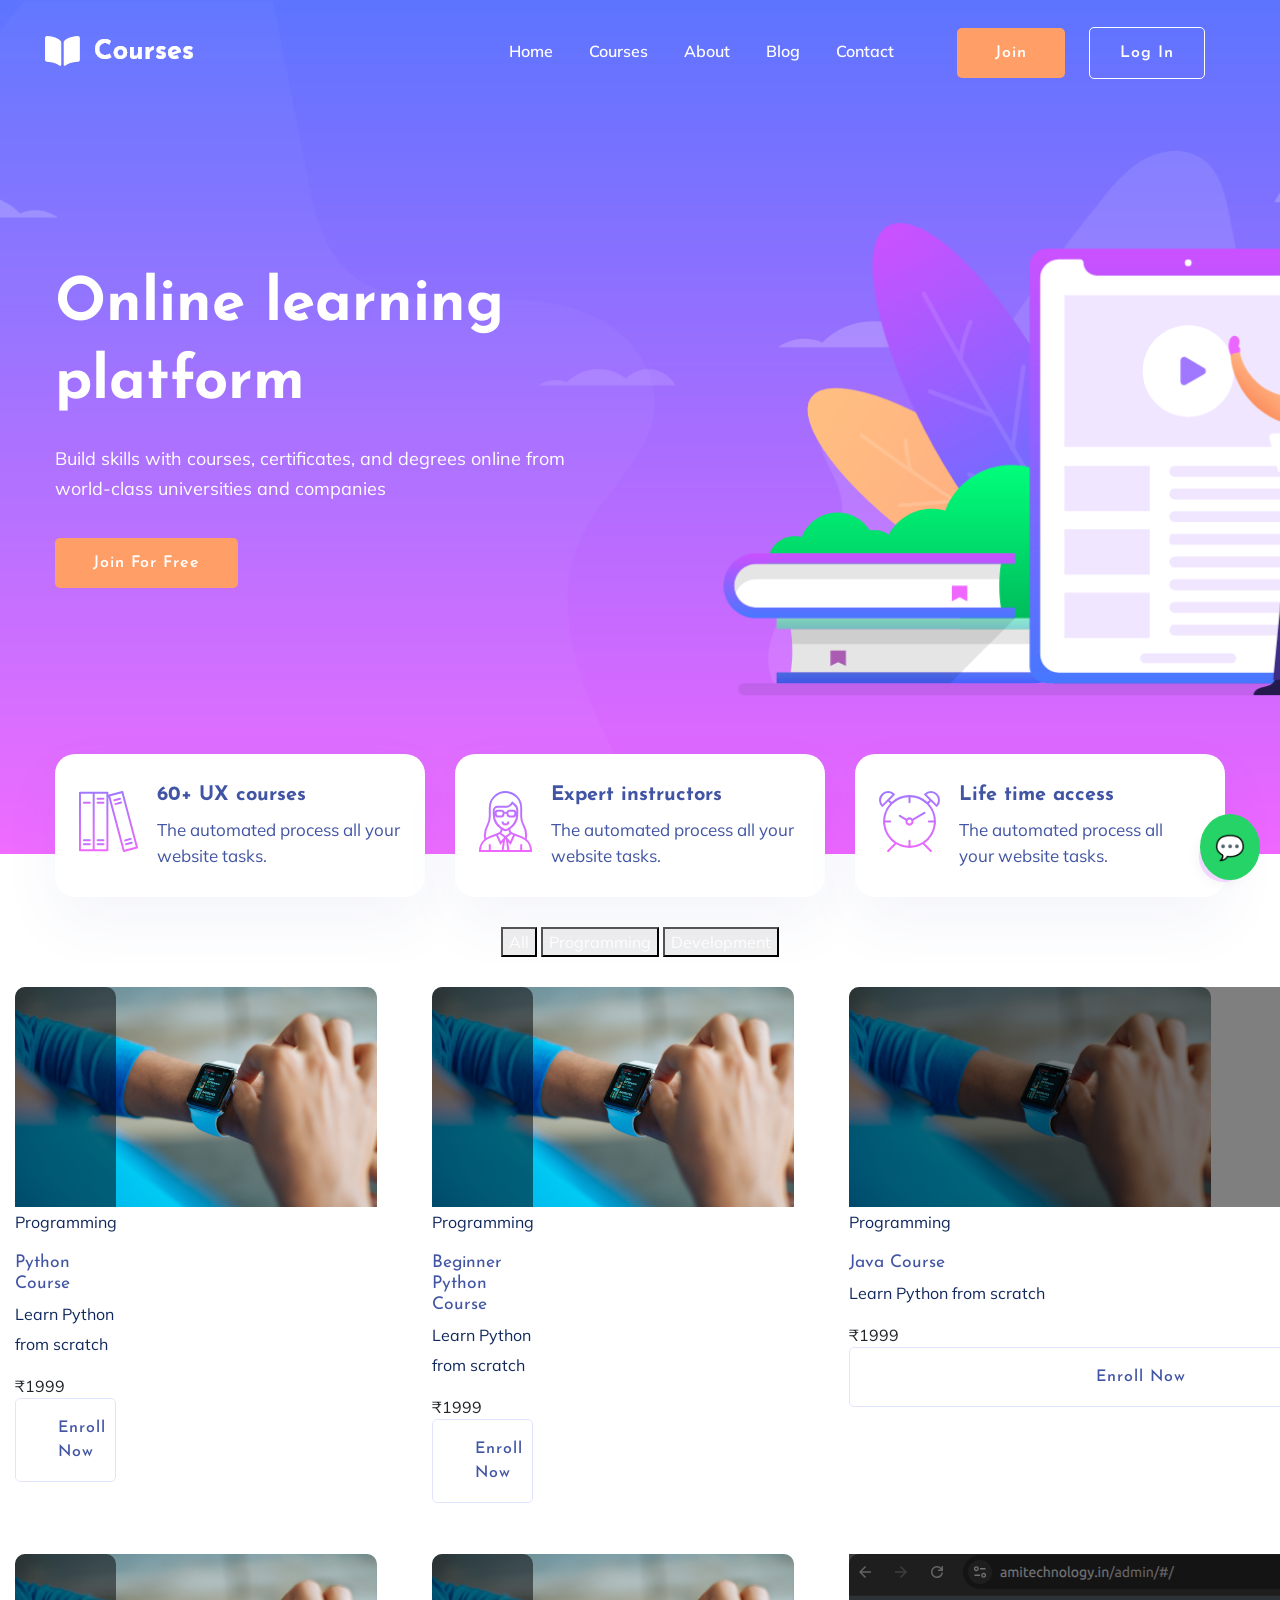
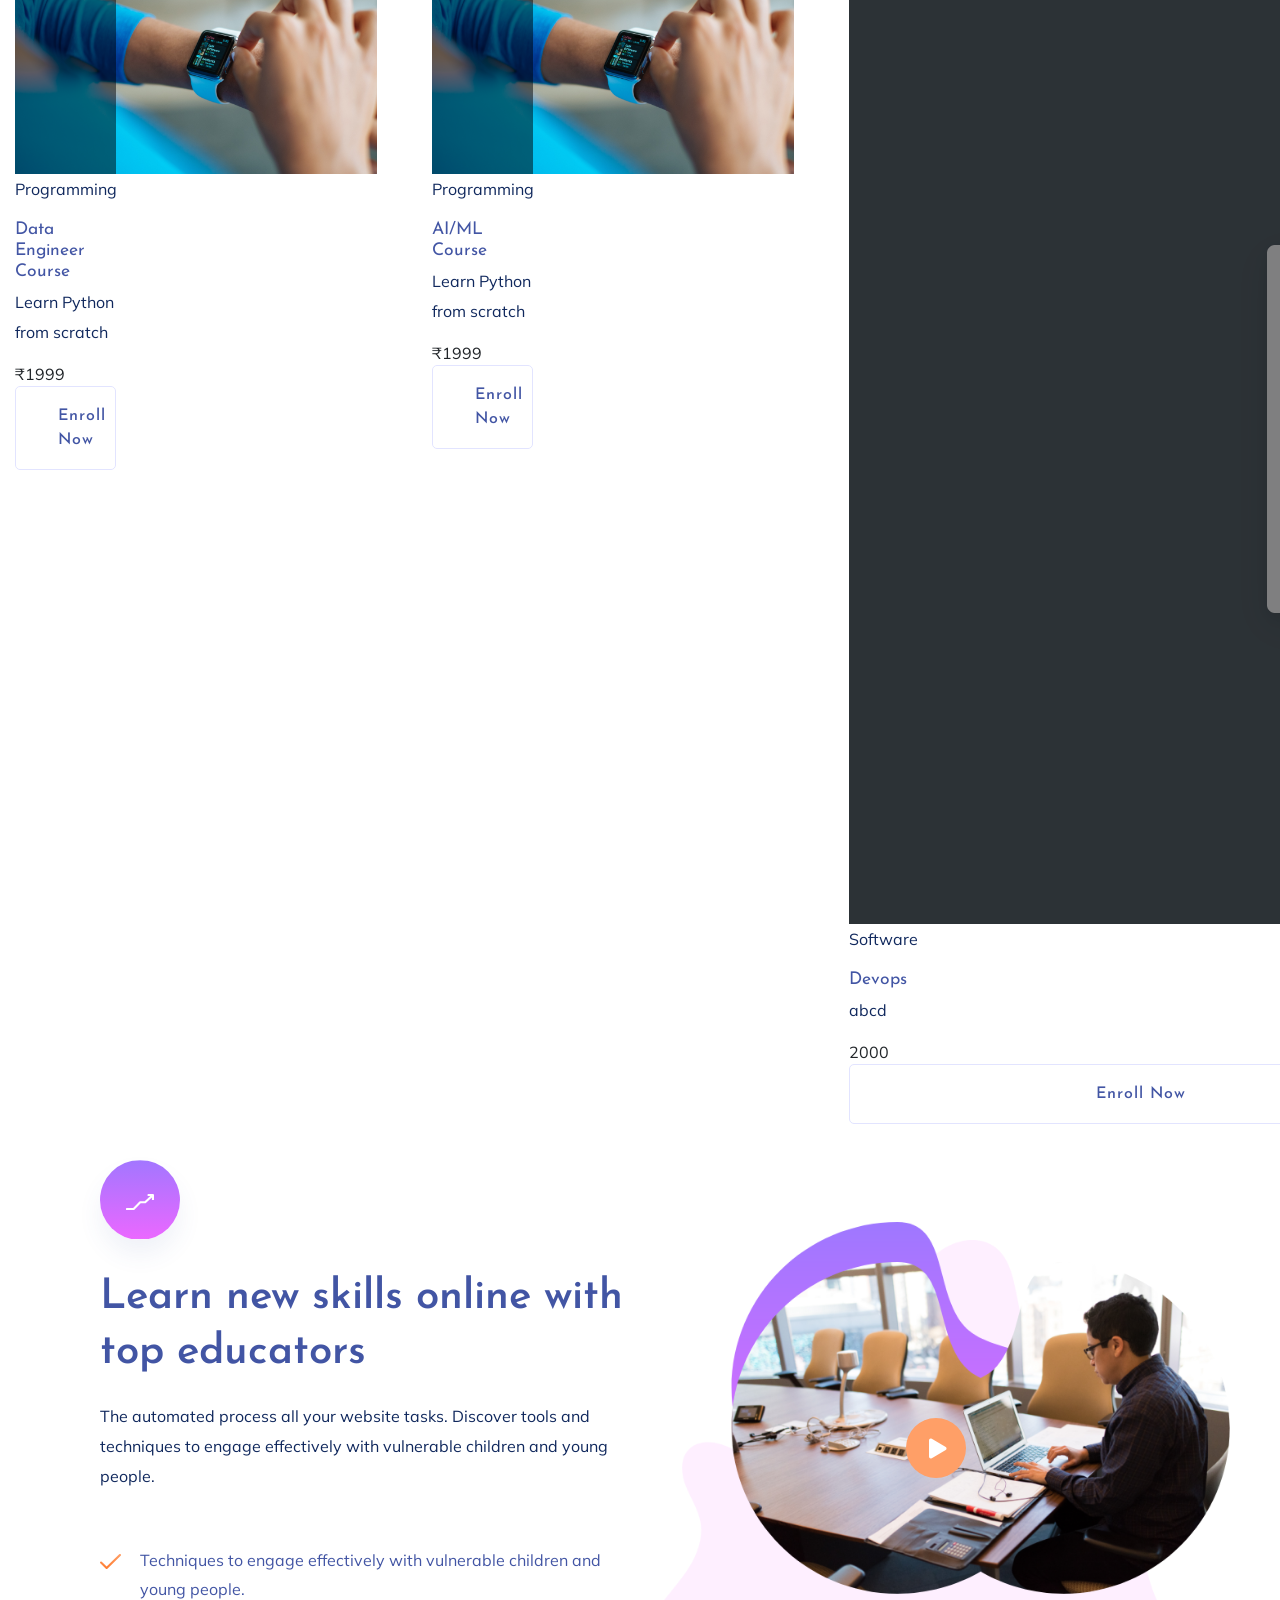
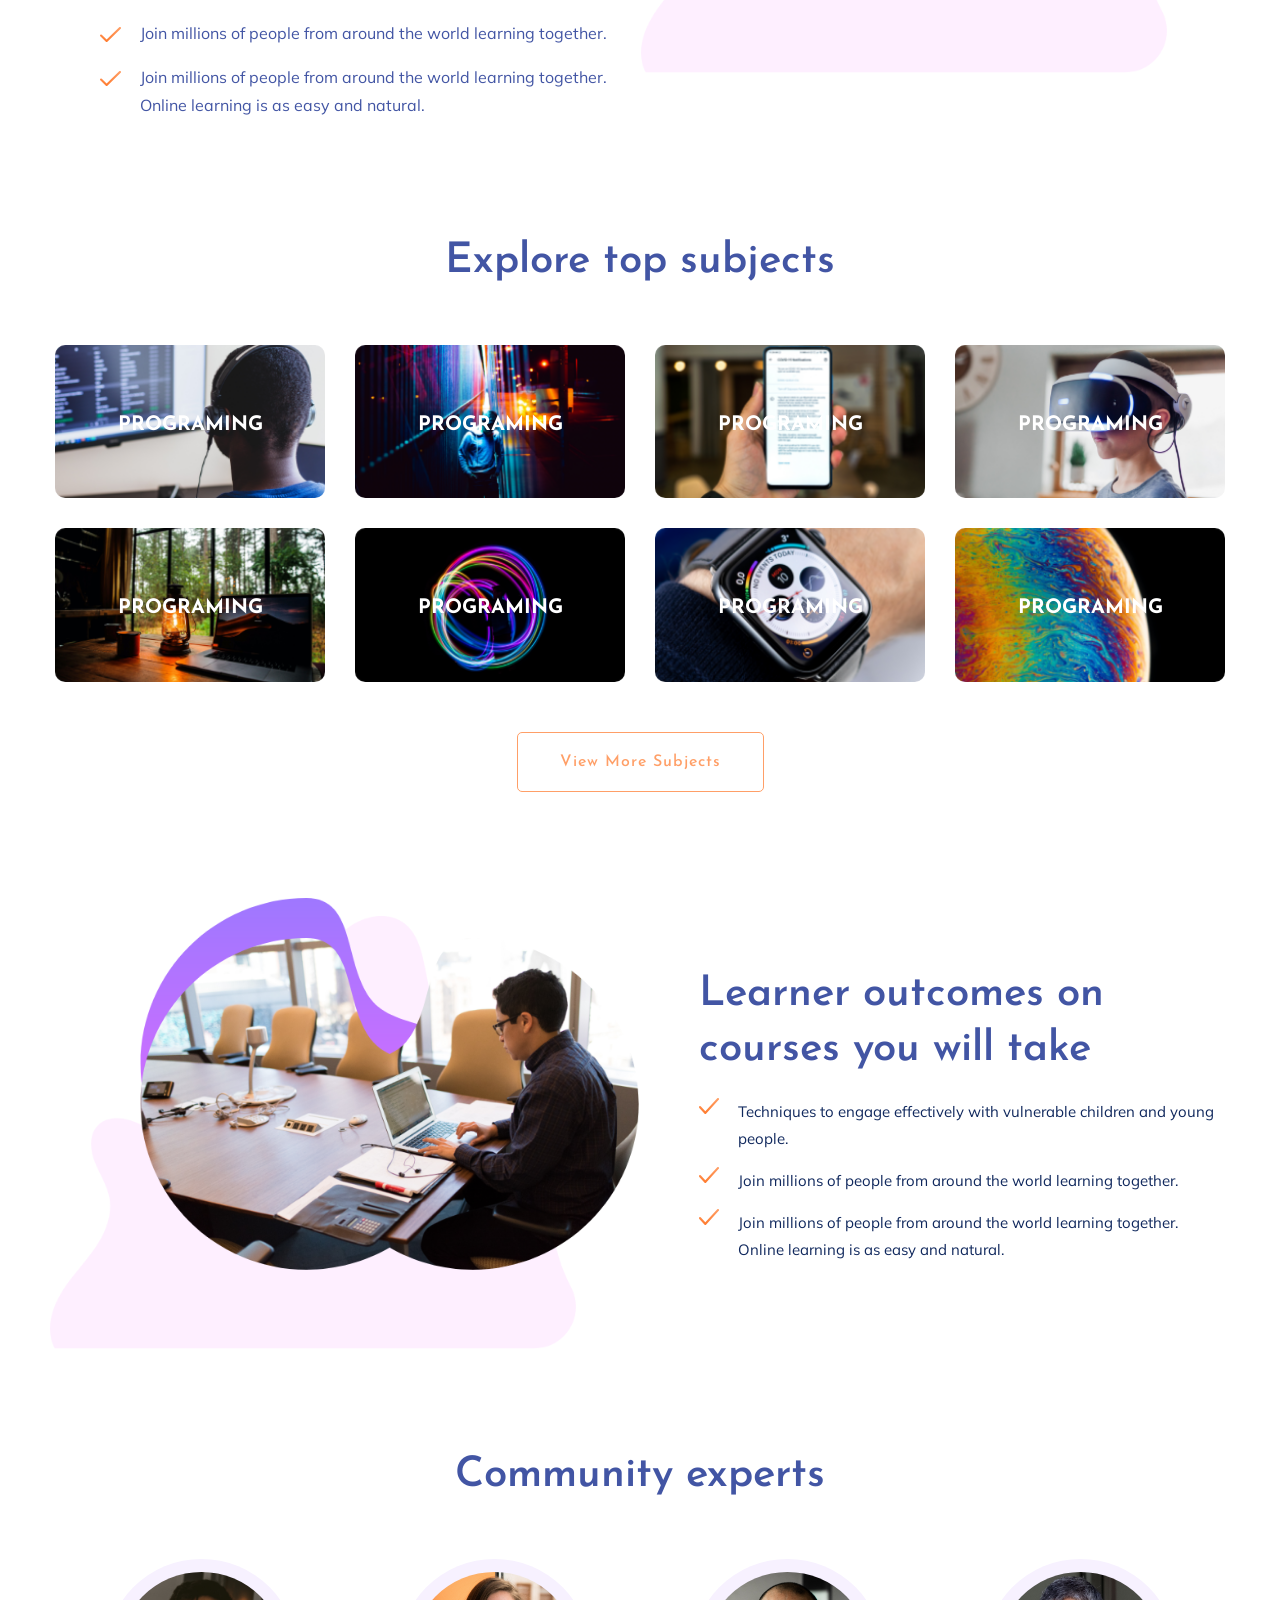
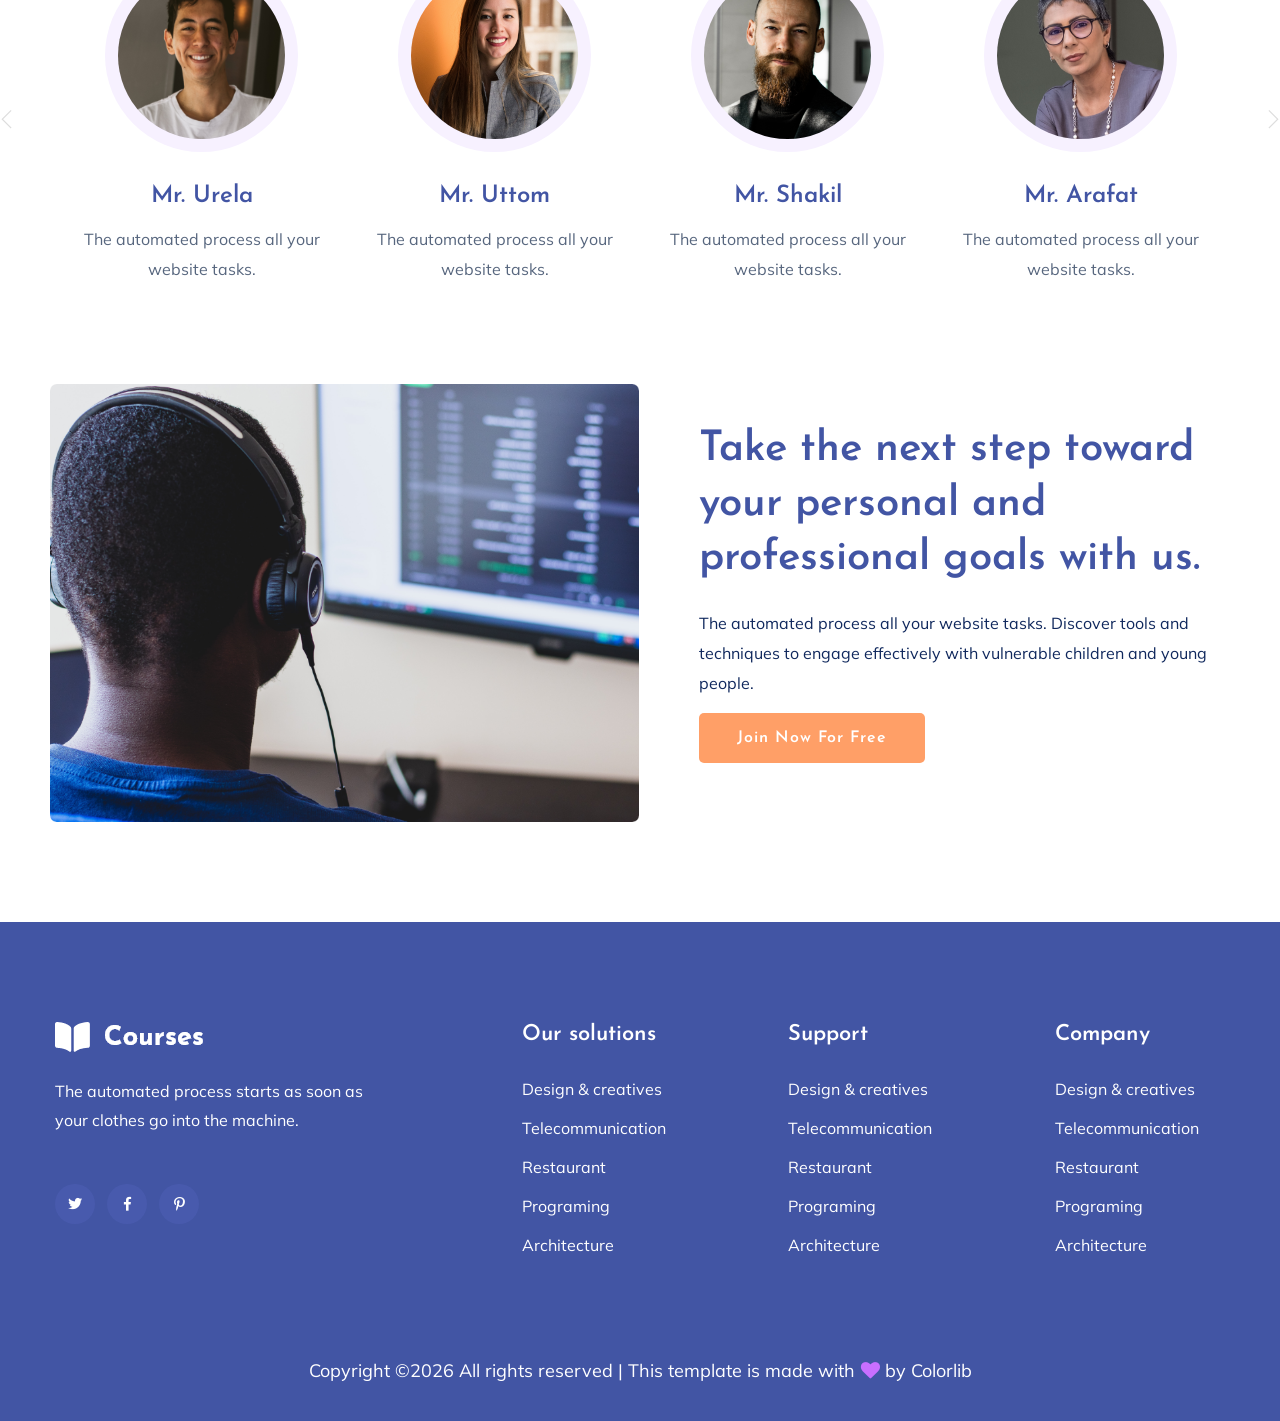
<file: index.html>
<!doctype html>
<html class="no-js" lang="zxx">
<head>
    <meta charset="utf-8">
    <meta http-equiv="x-ua-compatible" content="ie=edge">
    <title>Best Coaching Institute | Learn Skills Online</title>

    <meta name="description" content="Join our online courses with expert guidance. Learn Python, Web Development and more. Contact us on WhatsApp now!">

    <meta name="keywords" content="online courses, python course, web development, coaching institute">
    <meta name="viewport" content="width=device-width, initial-scale=1.0">
    <meta name="author" content="Institute Name">
    <meta name="description" content="">
    <meta name="viewport" content="width=device-width, initial-scale=1">
    <link rel="manifest" href="site.webmanifest">
    <link rel="shortcut icon" type="image/x-icon" href="/assets/img/favicon.ico">

    <!-- CSS here -->
    <link rel="stylesheet" href="/assets/css/bootstrap.min.css">
    <link rel="stylesheet" href="/assets/css/owl.carousel.min.css">
    <link rel="stylesheet" href="/assets/css/slicknav.css">
    <link rel="stylesheet" href="/assets/css/flaticon.css">
    <link rel="stylesheet" href="/assets/css/progressbar_barfiller.css">
    <link rel="stylesheet" href="/assets/css/gijgo.css">
    <link rel="stylesheet" href="/assets/css/animate.min.css">
    <link rel="stylesheet" href="/assets/css/animated-headline.css">
    <link rel="stylesheet" href="/assets/css/magnific-popup.css">
    <link rel="stylesheet" href="/assets/css/fontawesome-all.min.css">
    <link rel="stylesheet" href="/assets/css/themify-icons.css">
    <link rel="stylesheet" href="/assets/css/slick.css">
    <link rel="stylesheet" href="/assets/css/nice-select.css">
    <link rel="stylesheet" href="/assets/css/style.css">
    <link rel="preload" href="/assets/css/style.css" as="style">
    <script async src="https://www.googletagmanager.com/gtag/js?id=G-XXXX"></script>
</head>

<body>
    <!-- ? Preloader Start -->
    <div id="preloader-active">
        <div class="preloader d-flex align-items-center justify-content-center">
            <div class="preloader-inner position-relative">
                <div class="preloader-circle"></div>
                <div class="preloader-img pere-text">
                    <img src="/assets/img/logo/loder.png" alt="">
                </div>
            </div>
        </div>
    </div>
    <!-- Preloader Start -->
    <header>
        <!-- Header Start -->
        <div class="header-area header-transparent">
            <div class="main-header ">
                <div class="header-bottom  header-sticky">
                    <div class="container-fluid">
                        <div class="row align-items-center">
                            <!-- Logo -->
                            <div class="col-xl-2 col-lg-2">
                                <div class="logo">
                                    <a href="index.html"><img src="/assets/img/logo/logo.png" alt=""></a>
                                </div>
                            </div>
                            <div class="col-xl-10 col-lg-10">
                                <div class="menu-wrapper d-flex align-items-center justify-content-end">
                                    <!-- Main-menu -->
                                    <div class="main-menu d-none d-lg-block">
                                        <nav>
                                            <ul id="navigation">                                                                                          
                                                <li class="active" ><a href="index.html">Home</a></li>
                                                <li><a href="courses.html">Courses</a></li>
                                                <li><a href="about.html">About</a></li>
                                                <li><a href="#">Blog</a>
                                                    <ul class="submenu">
                                                        <li><a href="blog.html">Blog</a></li>
                                                        <li><a href="blog_details.html">Blog Details</a></li>
                                                        <li><a href="elements.html">Element</a></li>
                                                    </ul>
                                                </li>
                                                <li><a href="contact.html">Contact</a></li>
                                                <!-- Button -->
                                                <li class="button-header margin-left "><a href="#" class="btn">Join</a></li>
                                                <li class="button-header"><a href="login.html" class="btn btn3">Log in</a></li>
                                            </ul>
                                        </nav>
                                    </div>
                                </div>
                            </div> 
                            <!-- Mobile Menu -->
                            <div class="col-12">
                                <div class="mobile_menu d-block d-lg-none"></div>
                            </div>
                        </div>
                    </div>
                </div>
            </div>
        </div>
        <!-- Header End -->
    </header>
    <main>
        <!--? slider Area Start-->
        <section class="slider-area ">
            <div class="slider-active">
                <!-- Single Slider -->
                <div class="single-slider slider-height d-flex align-items-center">
                    <div class="container">
                        <div class="row">
                            <div class="col-xl-6 col-lg-7 col-md-12">
                                <div class="hero__caption">
                                    <h1 data-animation="fadeInLeft" data-delay="0.2s">Online learning<br> platform</h1>
                                    <p data-animation="fadeInLeft" data-delay="0.4s">Build skills with courses, certificates, and degrees online from world-class universities and companies</p>
                                    <a href="#" class="btn hero-btn" data-animation="fadeInLeft" data-delay="0.7s">Join for Free</a>
                                </div>
                            </div>
                        </div>
                    </div>          
                </div>
            </div>
        </section>
        <!-- ? services-area -->
        <div class="services-area">
            <div class="container">
                <div class="row justify-content-sm-center">
                    <div class="col-lg-4 col-md-6 col-sm-8">
                        <div class="single-services mb-30">
                            <div class="features-icon">
                                <img src="/assets/img/icon/icon1.svg" alt="">
                            </div>
                            <div class="features-caption">
                                <h3>60+ UX courses</h3>
                                <p>The automated process all your website tasks.</p>
                            </div>
                        </div>
                    </div>
                    <div class="col-lg-4 col-md-6 col-sm-8">
                        <div class="single-services mb-30">
                            <div class="features-icon">
                                <img src="/assets/img/icon/icon2.svg" alt="">
                            </div>
                            <div class="features-caption">
                                <h3>Expert instructors</h3>
                                <p>The automated process all your website tasks.</p>
                            </div>
                        </div>
                    </div>
                    <div class="col-lg-4 col-md-6 col-sm-8">
                        <div class="single-services mb-30">
                            <div class="features-icon">
                                <img src="/assets/img/icon/icon3.svg" alt="">
                            </div>
                            <div class="features-caption">
                                <h3>Life time access</h3>
                                <p>The automated process all your website tasks.</p>
                            </div>
                        </div>
                    </div>
                </div>
            </div>
        </div>
        <div style="text-align:center; margin-bottom:20px;">
            <button onclick="filterCourses('all')">All</button>
            <button onclick="filterCourses('Programming')">Programming</button>
            <button onclick="filterCourses('Development')">Development</button>
        </div>
        <!-- Courses area start -->
        <div id="courses-container" class="courses-grid">
            <div class="container">
                <div class="row justify-content-center">
                    <div class="col-xl-7 col-lg-8">
                        <div class="section-tittle text-center mb-55">
                            <h2>Our featured courses</h2>
                        </div>
                    </div>
                </div>
                <div class="courses-actives" id="courses-container">
                    <!-- Dynamic courses will load here -->
                </div>
            </div>
        </div>
        <!-- Courses area End -->
        <!--? About Area-1 Start -->
        <section class="about-area1 fix pt-10">
            <div class="support-wrapper align-items-center">
                <div class="left-content1">
                    <div class="about-icon">
                        <img src="/assets/img/icon/about.svg" alt="">
                    </div>
                    <!-- section tittle -->
                    <div class="section-tittle section-tittle2 mb-55">
                        <div class="front-text">
                            <h2 class="">Learn new skills online with top educators</h2>
                            <p>The automated process all your website tasks. Discover tools and 
                                techniques to engage effectively with vulnerable children and young 
                            people.</p>
                        </div>
                    </div>
                    <div class="single-features">
                        <div class="features-icon">
                            <img src="/assets/img/icon/right-icon.svg" alt="">
                        </div>
                        <div class="features-caption">
                            <p>Techniques to engage effectively with vulnerable children and young people.</p>
                        </div>
                    </div>
                    <div class="single-features">
                        <div class="features-icon">
                            <img src="/assets/img/icon/right-icon.svg" alt="">
                        </div>
                        <div class="features-caption">
                            <p>Join millions of people from around the world  learning together.</p>
                        </div>
                    </div>

                    <div class="single-features">
                        <div class="features-icon">
                            <img src="/assets/img/icon/right-icon.svg" alt="">
                        </div>
                        <div class="features-caption">
                            <p>Join millions of people from around the world learning together. Online learning is as easy and natural.</p>
                        </div>
                    </div>
                </div>
                <div class="right-content1">
                    <!-- img -->
                    <div class="right-img">
                        <img src="/assets/img/gallery/about3.png" alt="">

                        <div class="video-icon" >
                            <a class="popup-video btn-icon" href="https://www.youtube.com/watch?v=up68UAfH0d0"><i class="fas fa-play"></i></a>
                        </div>
                    </div>
                </div>
            </div>
        </section>
        <!-- About Area End -->
        <!--? top subjects Area Start -->
        <div class="topic-area section-padding40">
            <div class="container">
                <div class="row justify-content-center">
                    <div class="col-xl-7 col-lg-8">
                        <div class="section-tittle text-center mb-55">
                            <h2>Explore top subjects</h2>
                        </div>
                    </div>
                </div>
                <div class="row">
                    <div class="col-lg-3 col-md-4 col-sm-6">
                        <div class="single-topic text-center mb-30">
                            <div class="topic-img">
                                <img src="/assets/img/gallery/topic1.png" alt="">
                                <div class="topic-content-box">
                                    <div class="topic-content">
                                        <h3><a href="#">Programing</a></h3>
                                    </div>
                                </div>
                            </div>
                        </div>
                    </div>
                    <div class="col-lg-3 col-md-4 col-sm-6">
                        <div class="single-topic text-center mb-30">
                            <div class="topic-img">
                                <img src="/assets/img/gallery/topic2.png" alt="">
                                <div class="topic-content-box">
                                    <div class="topic-content">
                                        <h3><a href="#">Programing</a></h3>
                                    </div>
                                </div>
                            </div>
                        </div>
                    </div>
                    <div class="col-lg-3 col-md-4 col-sm-6">
                        <div class="single-topic text-center mb-30">
                            <div class="topic-img">
                                <img src="/assets/img/gallery/topic3.png" alt="">
                                <div class="topic-content-box">
                                    <div class="topic-content">
                                        <h3><a href="#">Programing</a></h3>
                                    </div>
                                </div>
                            </div>
                        </div>
                    </div>
                    <div class="col-lg-3 col-md-4 col-sm-6">
                        <div class="single-topic text-center mb-30">
                            <div class="topic-img">
                                <img src="/assets/img/gallery/topic4.png" alt="">
                                <div class="topic-content-box">
                                    <div class="topic-content">
                                        <h3><a href="#">Programing</a></h3>
                                    </div>
                                </div>
                            </div>
                        </div>
                    </div>
                    <div class="col-lg-3 col-md-4 col-sm-6">
                        <div class="single-topic text-center mb-30">
                            <div class="topic-img">
                                <img src="/assets/img/gallery/topic5.png" alt="">
                                <div class="topic-content-box">
                                    <div class="topic-content">
                                        <h3><a href="#">Programing</a></h3>
                                    </div>
                                </div>
                            </div>
                        </div>
                    </div>
                    <div class="col-lg-3 col-md-4 col-sm-6">
                        <div class="single-topic text-center mb-30">
                            <div class="topic-img">
                                <img src="/assets/img/gallery/topic6.png" alt="">
                                <div class="topic-content-box">
                                    <div class="topic-content">
                                        <h3><a href="#">Programing</a></h3>
                                    </div>
                                </div>
                            </div>
                        </div>
                    </div>
                    <div class="col-lg-3 col-md-4 col-sm-6">
                        <div class="single-topic text-center mb-30">
                            <div class="topic-img">
                                <img src="/assets/img/gallery/topic7.png" alt="">
                                <div class="topic-content-box">
                                    <div class="topic-content">
                                        <h3><a href="#">Programing</a></h3>
                                    </div>
                                </div>
                            </div>
                        </div>
                    </div>
                    <div class="col-lg-3 col-md-4 col-sm-6">
                        <div class="single-topic text-center mb-30">
                            <div class="topic-img">
                                <img src="/assets/img/gallery/topic8.png" alt="">
                                <div class="topic-content-box">
                                    <div class="topic-content">
                                        <h3><a href="#">Programing</a></h3>
                                    </div>
                                </div>
                            </div>
                        </div>
                    </div>
                </div>
                <div class="row justify-content-center">
                    <div class="col-xl-12">
                        <div class="section-tittle text-center mt-20">
                            <a href="courses.html" class="border-btn">View More Subjects</a>
                        </div>
                    </div>
                </div>
            </div>
        </div>
        <!-- top subjects End -->
        <!--? About Area-3 Start -->
        <section class="about-area3 fix">
            <div class="support-wrapper align-items-center">
                <div class="right-content3">
                    <!-- img -->
                    <div class="right-img">
                        <img src="/assets/img/gallery/about3.png" alt="">
                    </div>
                </div>
                <div class="left-content3">
                    <!-- section tittle -->
                    <div class="section-tittle section-tittle2 mb-20">
                        <div class="front-text">
                            <h2 class="">Learner outcomes on courses you will take</h2>
                        </div>
                    </div>
                    <div class="single-features">
                        <div class="features-icon">
                            <img src="/assets/img/icon/right-icon.svg" alt="">
                        </div>
                        <div class="features-caption">
                            <p>Techniques to engage effectively with vulnerable children and young people.</p>
                        </div>
                    </div>
                    <div class="single-features">
                        <div class="features-icon">
                            <img src="/assets/img/icon/right-icon.svg" alt="">
                        </div>
                        <div class="features-caption">
                            <p>Join millions of people from around the world
                            learning together.</p>
                        </div>
                    </div>
                    <div class="single-features">
                        <div class="features-icon">
                            <img src="/assets/img/icon/right-icon.svg" alt="">
                        </div>
                        <div class="features-caption">
                            <p>Join millions of people from around the world learning together.
                            Online learning is as easy and natural.</p>
                        </div>
                    </div>
                </div>
            </div>
        </section>
        <!-- About Area End -->
        <!--? Team -->
        <section class="team-area section-padding40 fix">
            <div class="container">
                <div class="row justify-content-center">
                    <div class="col-xl-7 col-lg-8">
                        <div class="section-tittle text-center mb-55">
                            <h2>Community experts</h2>
                        </div>
                    </div>
                </div>
                <div class="team-active">
                    <div class="single-cat text-center">
                        <div class="cat-icon">
                            <img src="/assets/img/gallery/team1.png" alt="">
                        </div>
                        <div class="cat-cap">
                            <h5><a href="services.html">Mr. Urela</a></h5>
                            <p>The automated process all your website tasks.</p>
                        </div>
                    </div>
                    <div class="single-cat text-center">
                        <div class="cat-icon">
                            <img src="/assets/img/gallery/team2.png" alt="">
                        </div>
                        <div class="cat-cap">
                            <h5><a href="services.html">Mr. Uttom</a></h5>
                            <p>The automated process all your website tasks.</p>
                        </div>
                    </div>
                    <div class="single-cat text-center">
                        <div class="cat-icon">
                            <img src="/assets/img/gallery/team3.png" alt="">
                        </div>
                        <div class="cat-cap">
                            <h5><a href="services.html">Mr. Shakil</a></h5>
                            <p>The automated process all your website tasks.</p>
                        </div>
                    </div>
                    <div class="single-cat text-center">
                        <div class="cat-icon">
                            <img src="/assets/img/gallery/team4.png" alt="">
                        </div>
                        <div class="cat-cap">
                            <h5><a href="services.html">Mr. Arafat</a></h5>
                            <p>The automated process all your website tasks.</p>
                        </div>
                    </div>
                    <div class="single-cat text-center">
                        <div class="cat-icon">
                            <img src="/assets/img/gallery/team3.png" alt="">
                        </div>
                        <div class="cat-cap">
                            <h5><a href="services.html">Mr. saiful</a></h5>
                            <p>The automated process all your website tasks.</p>
                        </div>
                    </div>
                </div>
            </div>
        </section>
        <!-- Services End -->
        <!--? About Area-2 Start -->
        <section class="about-area2 fix pb-padding">
            <div class="support-wrapper align-items-center">
                <div class="right-content2">
                    <!-- img -->
                    <div class="right-img">
                        <img src="/assets/img/gallery/about2.png" alt="">
                    </div>
                </div>
                <div class="left-content2">
                    <!-- section tittle -->
                    <div class="section-tittle section-tittle2 mb-20">
                        <div class="front-text">
                            <h2 class="">Take the next step
                                toward your personal
                                and professional goals
                            with us.</h2>
                            <p>The automated process all your website tasks. Discover tools and techniques to engage effectively with vulnerable children and young people.</p>
                            <a href="#" class="btn">Join now for Free</a>
                        </div>
                    </div>
                </div>
            </div>
        </section>
        <!-- About Area End -->
    </main>
    <footer>
     <div class="footer-wrappper footer-bg">
        <!-- Footer Start-->
        <div class="footer-area footer-padding">
            <div class="container">
                <div class="row justify-content-between">
                    <div class="col-xl-4 col-lg-5 col-md-4 col-sm-6">
                        <div class="single-footer-caption mb-50">
                            <div class="single-footer-caption mb-30">
                                <!-- logo -->
                                <div class="footer-logo mb-25">
                                    <a href="index.html"><img src="/assets/img/logo/logo2_footer.png" alt=""></a>
                                </div>
                                <div class="footer-tittle">
                                    <div class="footer-pera">
                                        <p>The automated process starts as soon as your clothes go into the machine.</p>
                                    </div>
                                </div>
                                <!-- social -->
                                <div class="footer-social">
                                    <a href="#"><i class="fab fa-twitter"></i></a>
                                    <a href="https://bit.ly/sai4ull"><i class="fab fa-facebook-f"></i></a>
                                    <a href="#"><i class="fab fa-pinterest-p"></i></a>
                                </div>
                            </div>
                        </div>
                    </div>
                    <div class="col-xl-2 col-lg-3 col-md-4 col-sm-5">
                        <div class="single-footer-caption mb-50">
                            <div class="footer-tittle">
                                <h4>Our solutions</h4>
                                <ul>
                                    <li><a href="#">Design & creatives</a></li>
                                    <li><a href="#">Telecommunication</a></li>
                                    <li><a href="#">Restaurant</a></li>
                                    <li><a href="#">Programing</a></li>
                                    <li><a href="#">Architecture</a></li>
                                </ul>
                            </div>
                        </div>
                    </div>
                    <div class="col-xl-2 col-lg-4 col-md-4 col-sm-6">
                        <div class="single-footer-caption mb-50">
                            <div class="footer-tittle">
                                <h4>Support</h4>
                                <ul>
                                    <li><a href="#">Design & creatives</a></li>
                                    <li><a href="#">Telecommunication</a></li>
                                    <li><a href="#">Restaurant</a></li>
                                    <li><a href="#">Programing</a></li>
                                    <li><a href="#">Architecture</a></li>
                                </ul>
                            </div>
                        </div>
                    </div>
                    <div class="col-xl-2 col-lg-3 col-md-4 col-sm-6">
                        <div class="single-footer-caption mb-50">
                            <div class="footer-tittle">
                                <h4>Company</h4>
                                <ul>
                                    <li><a href="#">Design & creatives</a></li>
                                    <li><a href="#">Telecommunication</a></li>
                                    <li><a href="#">Restaurant</a></li>
                                    <li><a href="#">Programing</a></li>
                                    <li><a href="#">Architecture</a></li>
                                </ul>
                            </div>
                        </div>
                    </div>
                </div>
            </div>
        </div>
        <!-- footer-bottom area -->
        <div class="footer-bottom-area">
            <div class="container">
                <div class="footer-border">
                    <div class="row d-flex align-items-center">
                        <div class="col-xl-12 ">
                            <div class="footer-copy-right text-center">
                                <p><!-- Link back to Colorlib can't be removed. Template is licensed under CC BY 3.0. -->
                                  Copyright &copy;<script>document.write(new Date().getFullYear());</script> All rights reserved | This template is made with <i class="fa fa-heart" aria-hidden="true"></i> by <a href="https://colorlib.com" target="_blank">Colorlib</a>
                                  <!-- Link back to Colorlib can't be removed. Template is licensed under CC BY 3.0. --></p>
                              </div>
                          </div>
                      </div>
                  </div>
              </div>
          </div>
          <!-- Footer End-->
      </div>
  </footer> 
  <!-- Scroll Up -->
  <div id="back-top" >
    <a title="Go to Top" href="#"> <i class="fas fa-level-up-alt"></i></a>
</div>

<a href="https://wa.me/91XXXXXXXXXX" class="whatsapp-float" target="_blank">
    💬
</a>

<!-- JS here -->
<script src="./assets/js/vendor/modernizr-3.5.0.min.js"></script>
<!-- Jquery, Popper, Bootstrap -->
<script src="./assets/js/vendor/jquery-1.12.4.min.js"></script>
<script src="./assets/js/popper.min.js"></script>
<script src="./assets/js/bootstrap.min.js"></script>
<!-- Jquery Mobile Menu -->
<script src="./assets/js/jquery.slicknav.min.js"></script>

<!-- Jquery Slick , Owl-Carousel Plugins -->
<script src="./assets/js/owl.carousel.min.js"></script>
<script src="./assets/js/slick.min.js"></script>
<!-- One Page, Animated-HeadLin -->
<script src="./assets/js/wow.min.js"></script>
<script src="./assets/js/animated.headline.js"></script>
<script src="./assets/js/jquery.magnific-popup.js"></script>

<!-- Date Picker -->
<script src="./assets/js/gijgo.min.js"></script>
<!-- Nice-select, sticky -->
<script src="./assets/js/jquery.nice-select.min.js"></script>
<script src="./assets/js/jquery.sticky.js"></script>
<!-- Progress -->
<script src="./assets/js/jquery.barfiller.js"></script>

<!-- counter , waypoint,Hover Direction -->
<script src="./assets/js/jquery.counterup.min.js"></script>
<script src="./assets/js/waypoints.min.js"></script>
<script src="./assets/js/jquery.countdown.min.js"></script>
<script src="./assets/js/hover-direction-snake.min.js"></script>

<!-- contact js -->
<script src="./assets/js/contact.js"></script>
<script src="./assets/js/jquery.form.js"></script>
<script src="./assets/js/jquery.validate.min.js"></script>
<script src="./assets/js/mail-script.js"></script>
<script src="./assets/js/jquery.ajaxchimp.min.js"></script>

<!-- Jquery Plugins, main Jquery -->	
<script src="./assets/js/plugins.js"></script>
<script src="./assets/js/main.js"></script>
<script src="/assets/js/custom-courses.js"></script>

</body>
</html>
</file>
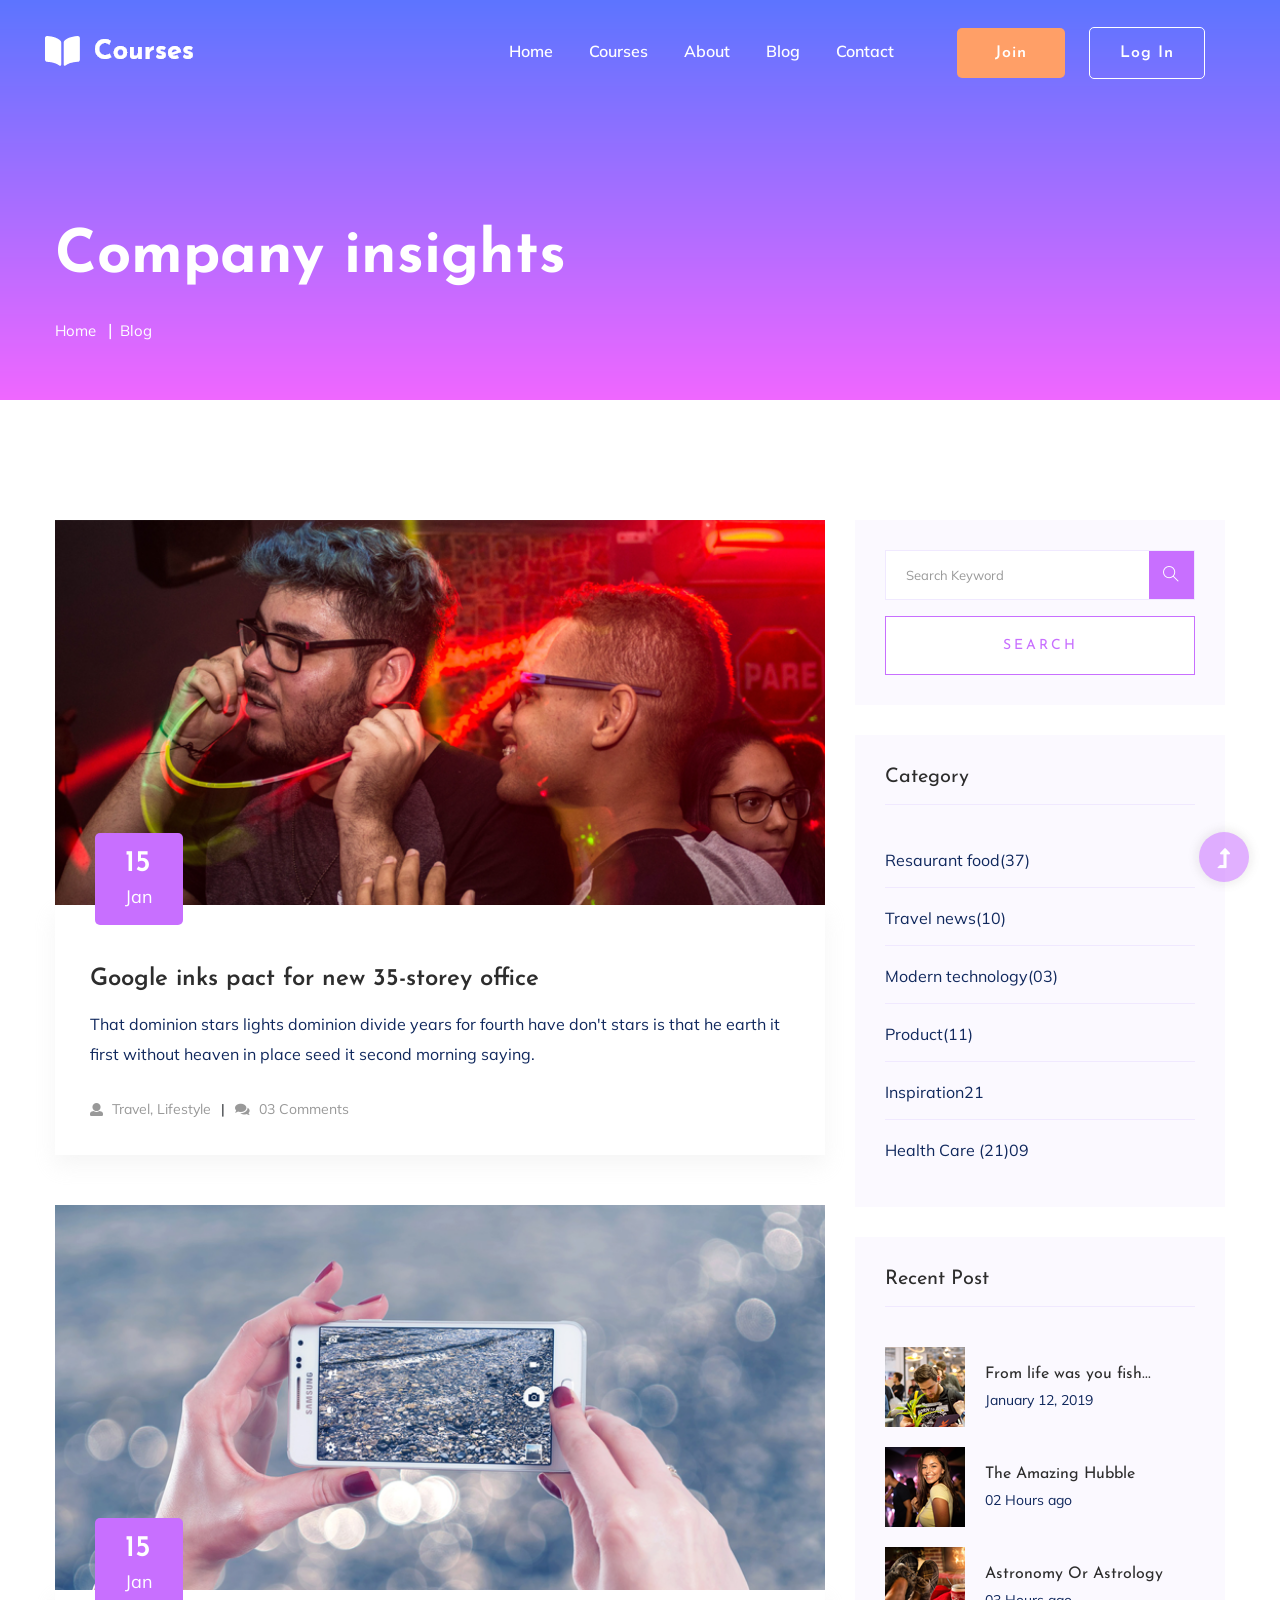
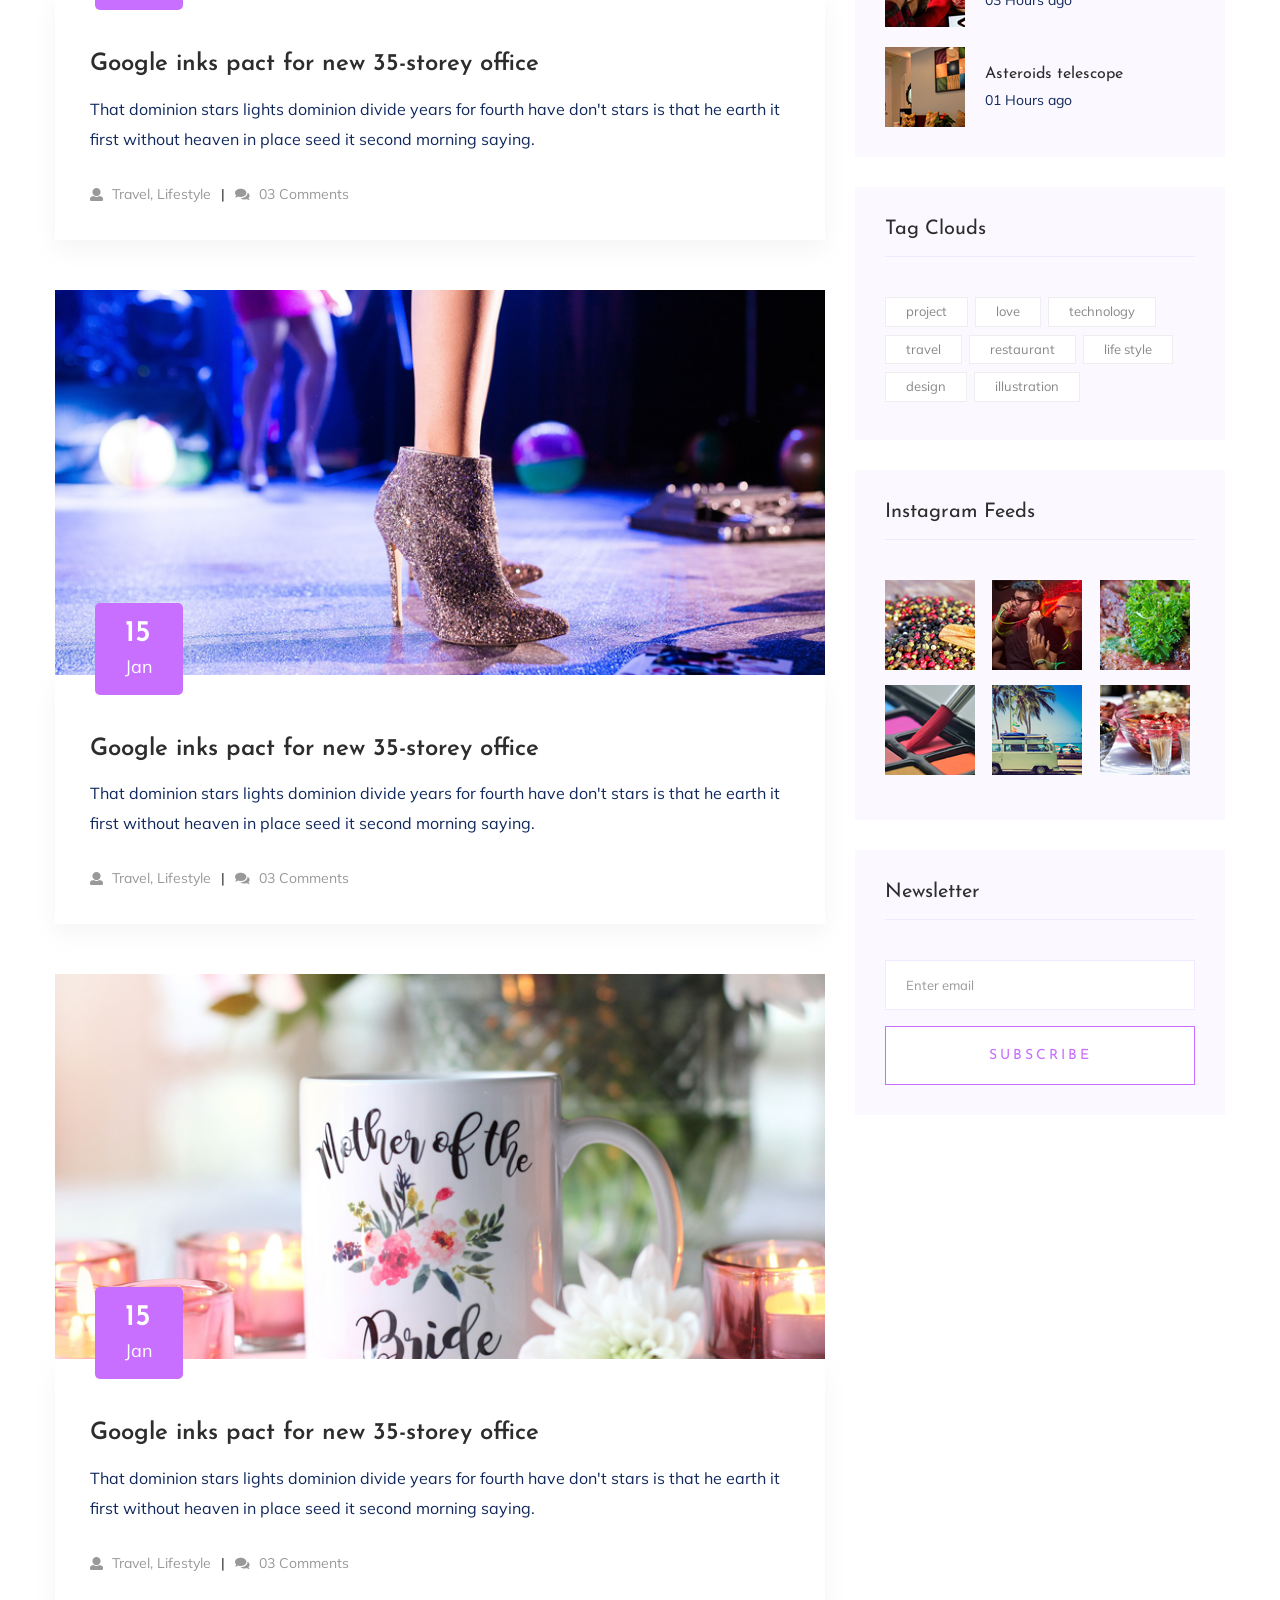
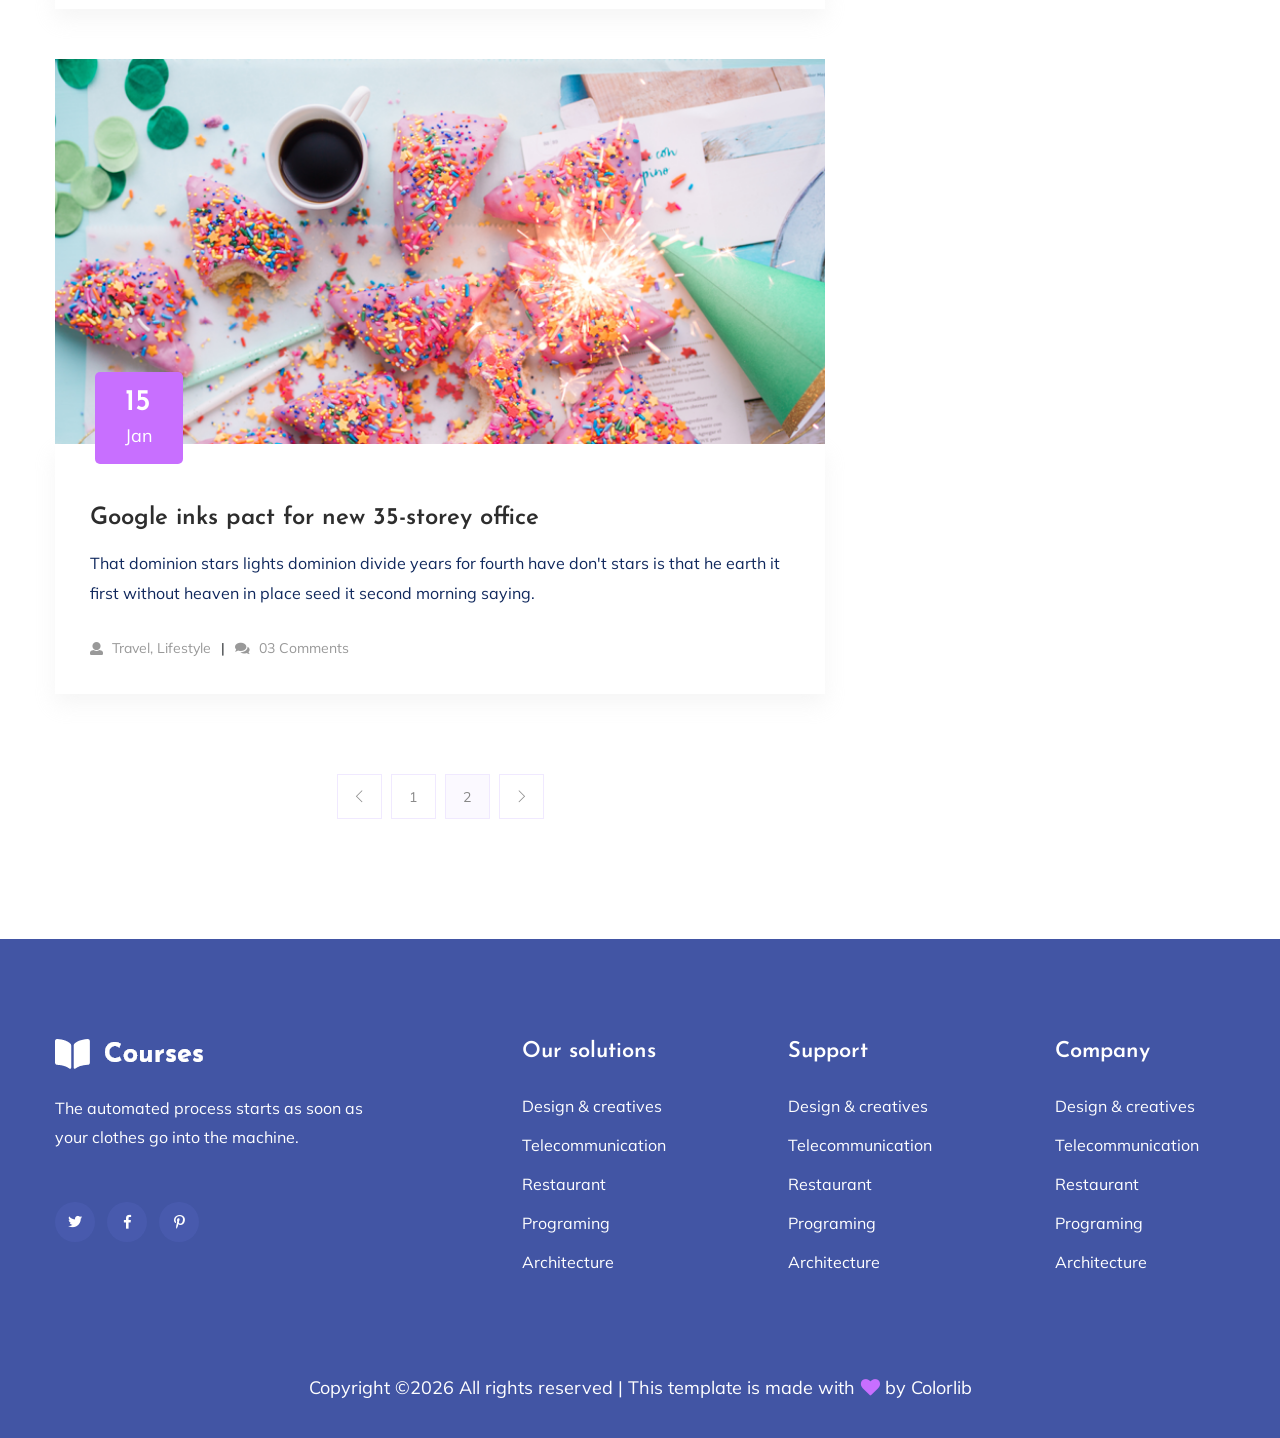
<file: blog.html>
<!doctype html>
<html class="no-js" lang="zxx">
<head>
    <meta charset="utf-8">
    <meta http-equiv="x-ua-compatible" content="ie=edge">
    <title>Courses | Education</title>
    <meta name="description" content="">
    <meta name="viewport" content="width=device-width, initial-scale=1">
    <link rel="shortcut icon" type="image/x-icon" href="assets/img/favicon.ico">

    <!-- CSS here -->
    <link rel="stylesheet" href="assets/css/bootstrap.min.css">
    <link rel="stylesheet" href="assets/css/owl.carousel.min.css">
    <link rel="stylesheet" href="assets/css/slicknav.css">
    <link rel="stylesheet" href="assets/css/animate.min.css">
    <link rel="stylesheet" href="assets/css/hamburgers.min.css">
    <link rel="stylesheet" href="assets/css/magnific-popup.css">
    <link rel="stylesheet" href="assets/css/fontawesome-all.min.css">
    <link rel="stylesheet" href="assets/css/themify-icons.css">
    <link rel="stylesheet" href="assets/css/themify-icons.css">
    <link rel="stylesheet" href="assets/css/slick.css">
    <link rel="stylesheet" href="assets/css/nice-select.css">
    <link rel="stylesheet" href="assets/css/style.css">
    <link rel="stylesheet" href="assets/css/responsive.css">
</head>
<body>
    <!--? Preloader Start -->
    <div id="preloader-active">
        <div class="preloader d-flex align-items-center justify-content-center">
            <div class="preloader-inner position-relative">
                <div class="preloader-circle"></div>
                <div class="preloader-img pere-text">
                    <img src="assets/img/logo/loder.png" alt="">
                </div>
            </div>
        </div>
    </div>
    <!-- Preloader Start -->
    <!-- Header Start -->
    <div class="header-area header-transparent">
        <div class="main-header ">
            <div class="header-bottom  header-sticky">
                <div class="container-fluid">
                    <div class="row align-items-center">
                        <!-- Logo -->
                        <div class="col-xl-2 col-lg-2">
                            <div class="logo">
                                <a href="index.html"><img src="assets/img/logo/logo.png" alt=""></a>
                            </div>
                        </div>
                        <div class="col-xl-10 col-lg-10">
                            <div class="menu-wrapper d-flex align-items-center justify-content-end">
                                <!-- Main-menu -->
                                <div class="main-menu d-none d-lg-block">
                                    <nav>
                                        <ul id="navigation">                                                                                          
                                            <li class="active" ><a href="index.html">Home</a></li>
                                            <li><a href="courses.html">Courses</a></li>
                                            <li><a href="about.html">About</a></li>
                                            <li><a href="#">Blog</a>
                                                <ul class="submenu">
                                                    <li><a href="blog.html">Blog</a></li>
                                                    <li><a href="blog_details.html">Blog Details</a></li>
                                                    <li><a href="elements.html">Element</a></li>
                                                </ul>
                                            </li>
                                            <li><a href="contact.html">Contact</a></li>
                                            <!-- Button -->
                                            <li class="button-header margin-left "><a href="#" class="btn">Join</a></li>
                                            <li class="button-header"><a href="login.html" class="btn btn3">Log in</a></li>
                                        </ul>
                                    </nav>
                                </div>
                            </div>
                        </div> 
                        <!-- Mobile Menu -->
                        <div class="col-12">
                            <div class="mobile_menu d-block d-lg-none"></div>
                        </div>
                    </div>
                </div>
            </div>
        </div>
    </div>
    <!-- Header End -->
    <main>
        <!--? slider Area Start-->
        <section class="slider-area slider-area2">
            <div class="slider-active">
                <!-- Single Slider -->
                <div class="single-slider slider-height2">
                    <div class="container">
                        <div class="row">
                            <div class="col-xl-8 col-lg-11 col-md-12">
                                <div class="hero__caption hero__caption2">
                                    <h1 data-animation="bounceIn" data-delay="0.2s">Company insights</h1>
                                    <!-- breadcrumb Start-->
                                    <nav aria-label="breadcrumb">
                                        <ol class="breadcrumb">
                                            <li class="breadcrumb-item"><a href="index.html">Home</a></li>
                                            <li class="breadcrumb-item"><a href="#">Blog</a></li> 
                                        </ol>
                                    </nav>
                                    <!-- breadcrumb End -->
                                </div>
                            </div>
                        </div>
                    </div>          
                </div>
            </div>
        </section>
        <!--? Blog Area Start-->
        <section class="blog_area section-padding">
            <div class="container">
                <div class="row">
                    <div class="col-lg-8 mb-5 mb-lg-0">
                        <div class="blog_left_sidebar">
                            <article class="blog_item">
                                <div class="blog_item_img">
                                    <img class="card-img rounded-0" src="assets/img/blog/single_blog_1.png" alt="">
                                    <a href="#" class="blog_item_date">
                                        <h3>15</h3>
                                        <p>Jan</p>
                                    </a>
                                </div>
                                <div class="blog_details">
                                    <a class="d-inline-block" href="blog_details.html">
                                        <h2 class="blog-head" style="color: #2d2d2d;">Google inks pact for new 35-storey office</h2>
                                    </a>
                                    <p>That dominion stars lights dominion divide years for fourth have don't stars is that
                                    he earth it first without heaven in place seed it second morning saying.</p>
                                    <ul class="blog-info-link">
                                        <li><a href="#"><i class="fa fa-user"></i> Travel, Lifestyle</a></li>
                                        <li><a href="#"><i class="fa fa-comments"></i> 03 Comments</a></li>
                                    </ul>
                                </div>
                            </article>
                            <article class="blog_item">
                                <div class="blog_item_img">
                                    <img class="card-img rounded-0" src="assets/img/blog/single_blog_2.png" alt="">
                                    <a href="#" class="blog_item_date">
                                        <h3>15</h3>
                                        <p>Jan</p>
                                    </a>
                                </div>
                                <div class="blog_details">
                                    <a class="d-inline-block" href="blog_details.html">
                                        <h2 class="blog-head" style="color: #2d2d2d;">Google inks pact for new 35-storey office</h2>
                                    </a>
                                    <p>That dominion stars lights dominion divide years for fourth have don't stars is that
                                    he earth it first without heaven in place seed it second morning saying.</p>
                                    <ul class="blog-info-link">
                                        <li><a href="#"><i class="fa fa-user"></i> Travel, Lifestyle</a></li>
                                        <li><a href="#"><i class="fa fa-comments"></i> 03 Comments</a></li>
                                    </ul>
                                </div>
                            </article>
                            <article class="blog_item">
                                <div class="blog_item_img">
                                    <img class="card-img rounded-0" src="assets/img/blog/single_blog_3.png" alt="">
                                    <a href="#" class="blog_item_date">
                                        <h3>15</h3>
                                        <p>Jan</p>
                                    </a>
                                </div>
                                <div class="blog_details">
                                    <a class="d-inline-block" href="blog_details.html">
                                        <h2 class="blog-head" style="color: #2d2d2d;">Google inks pact for new 35-storey office</h2>
                                    </a>
                                    <p>That dominion stars lights dominion divide years for fourth have don't stars is that
                                    he earth it first without heaven in place seed it second morning saying.</p>
                                    <ul class="blog-info-link">
                                        <li><a href="#"><i class="fa fa-user"></i> Travel, Lifestyle</a></li>
                                        <li><a href="#"><i class="fa fa-comments"></i> 03 Comments</a></li>
                                    </ul>
                                </div>
                            </article>
                            <article class="blog_item">
                                <div class="blog_item_img">
                                    <img class="card-img rounded-0" src="assets/img/blog/single_blog_4.png" alt="">
                                    <a href="#" class="blog_item_date">
                                        <h3>15</h3>
                                        <p>Jan</p>
                                    </a>
                                </div>
                                <div class="blog_details">
                                    <a class="d-inline-block" href="blog_details.html">
                                        <h2 class="blog-head" style="color: #2d2d2d;">Google inks pact for new 35-storey office</h2>
                                    </a>
                                    <p>That dominion stars lights dominion divide years for fourth have don't stars is that
                                    he earth it first without heaven in place seed it second morning saying.</p>
                                    <ul class="blog-info-link">
                                        <li><a href="#"><i class="fa fa-user"></i> Travel, Lifestyle</a></li>
                                        <li><a href="#"><i class="fa fa-comments"></i> 03 Comments</a></li>
                                    </ul>
                                </div>
                            </article>
                            <article class="blog_item">
                                <div class="blog_item_img">
                                    <img class="card-img rounded-0" src="assets/img/blog/single_blog_5.png" alt="">
                                    <a href="#" class="blog_item_date">
                                        <h3>15</h3>
                                        <p>Jan</p>
                                    </a>
                                </div>
                                <div class="blog_details">
                                    <a class="d-inline-block" href="blog_details.html">
                                        <h2 class="blog-head" style="color: #2d2d2d;">Google inks pact for new 35-storey office</h2>
                                    </a>
                                    <p>That dominion stars lights dominion divide years for fourth have don't stars is that
                                    he earth it first without heaven in place seed it second morning saying.</p>
                                    <ul class="blog-info-link">
                                        <li><a href="#"><i class="fa fa-user"></i> Travel, Lifestyle</a></li>
                                        <li><a href="#"><i class="fa fa-comments"></i> 03 Comments</a></li>
                                    </ul>
                                </div>
                            </article>
                            <nav class="blog-pagination justify-content-center d-flex">
                                <ul class="pagination">
                                    <li class="page-item">
                                        <a href="#" class="page-link" aria-label="Previous">
                                            <i class="ti-angle-left"></i>
                                        </a>
                                    </li>
                                    <li class="page-item">
                                        <a href="#" class="page-link">1</a>
                                    </li>
                                    <li class="page-item active">
                                        <a href="#" class="page-link">2</a>
                                    </li>
                                    <li class="page-item">
                                        <a href="#" class="page-link" aria-label="Next">
                                            <i class="ti-angle-right"></i>
                                        </a>
                                    </li>
                                </ul>
                            </nav>
                        </div>
                    </div>
                    <div class="col-lg-4">
                        <div class="blog_right_sidebar">
                            <aside class="single_sidebar_widget search_widget">
                                <form action="#">
                                    <div class="form-group">
                                        <div class="input-group mb-3">
                                            <input type="text" class="form-control" placeholder='Search Keyword'
                                            onfocus="this.placeholder = ''"
                                            onblur="this.placeholder = 'Search Keyword'">
                                            <div class="input-group-append">
                                                <button class="btns" type="button"><i class="ti-search"></i></button>
                                            </div>
                                        </div>
                                    </div>
                                    <button class="button rounded-0 primary-bg text-white w-100 btn_1 boxed-btn"
                                    type="submit">Search</button>
                                </form>
                            </aside>
                            <aside class="single_sidebar_widget post_category_widget">
                                <h4 class="widget_title" style="color: #2d2d2d;">Category</h4>
                                <ul class="list cat-list">
                                    <li>
                                        <a href="#" class="d-flex">
                                            <p>Resaurant food</p>
                                            <p>(37)</p>
                                        </a>
                                    </li>
                                    <li>
                                        <a href="#" class="d-flex">
                                            <p>Travel news</p>
                                            <p>(10)</p>
                                        </a>
                                    </li>
                                    <li>
                                        <a href="#" class="d-flex">
                                            <p>Modern technology</p>
                                            <p>(03)</p>
                                        </a>
                                    </li>
                                    <li>
                                        <a href="#" class="d-flex">
                                            <p>Product</p>
                                            <p>(11)</p>
                                        </a>
                                    </li>
                                    <li>
                                        <a href="#" class="d-flex">
                                            <p>Inspiration</p>
                                            <p>21</p>
                                        </a>
                                    </li>
                                    <li>
                                        <a href="#" class="d-flex">
                                            <p>Health Care (21)</p>
                                            <p>09</p>
                                        </a>
                                    </li>
                                </ul>
                            </aside>
                            <aside class="single_sidebar_widget popular_post_widget">
                                <h3 class="widget_title" style="color: #2d2d2d;">Recent Post</h3>
                                <div class="media post_item">
                                    <img src="assets/img/post/post_1.png" alt="post">
                                    <div class="media-body">
                                        <a href="blog_details.html">
                                            <h3 style="color: #2d2d2d;">From life was you fish...</h3>
                                        </a>
                                        <p>January 12, 2019</p>
                                    </div>
                                </div>
                                <div class="media post_item">
                                    <img src="assets/img/post/post_2.png" alt="post">
                                    <div class="media-body">
                                        <a href="blog_details.html">
                                            <h3 style="color: #2d2d2d;">The Amazing Hubble</h3>
                                        </a>
                                        <p>02 Hours ago</p>
                                    </div>
                                </div>
                                <div class="media post_item">
                                    <img src="assets/img/post/post_3.png" alt="post">
                                    <div class="media-body">
                                        <a href="blog_details.html">
                                            <h3 style="color: #2d2d2d;">Astronomy Or Astrology</h3>
                                        </a>
                                        <p>03 Hours ago</p>
                                    </div>
                                </div>
                                <div class="media post_item">
                                    <img src="assets/img/post/post_4.png" alt="post">
                                    <div class="media-body">
                                        <a href="blog_details.html">
                                            <h3 style="color: #2d2d2d;">Asteroids telescope</h3>
                                        </a>
                                        <p>01 Hours ago</p>
                                    </div>
                                </div>
                            </aside>
                            <aside class="single_sidebar_widget tag_cloud_widget">
                                <h4 class="widget_title" style="color: #2d2d2d;">Tag Clouds</h4>
                                <ul class="list">
                                    <li>
                                        <a href="#">project</a>
                                    </li>
                                    <li>
                                        <a href="#">love</a>
                                    </li>
                                    <li>
                                        <a href="#">technology</a>
                                    </li>
                                    <li>
                                        <a href="#">travel</a>
                                    </li>
                                    <li>
                                        <a href="#">restaurant</a>
                                    </li>
                                    <li>
                                        <a href="#">life style</a>
                                    </li>
                                    <li>
                                        <a href="#">design</a>
                                    </li>
                                    <li>
                                        <a href="#">illustration</a>
                                    </li>
                                </ul>
                            </aside>

                            <aside class="single_sidebar_widget instagram_feeds">
                                <h4 class="widget_title" style="color: #2d2d2d;">Instagram Feeds</h4>
                                <ul class="instagram_row flex-wrap">
                                    <li>
                                        <a href="#">
                                            <img class="img-fluid" src="assets/img/post/post_5.png" alt="">
                                        </a>
                                    </li>
                                    <li>
                                        <a href="#">
                                            <img class="img-fluid" src="assets/img/post/post_6.png" alt="">
                                        </a>
                                    </li>
                                    <li>
                                        <a href="#">
                                            <img class="img-fluid" src="assets/img/post/post_7.png" alt="">
                                        </a>
                                    </li>
                                    <li>
                                        <a href="#">
                                            <img class="img-fluid" src="assets/img/post/post_8.png" alt="">
                                        </a>
                                    </li>
                                    <li>
                                        <a href="#">
                                            <img class="img-fluid" src="assets/img/post/post_9.png" alt="">
                                        </a>
                                    </li>
                                    <li>
                                        <a href="#">
                                            <img class="img-fluid" src="assets/img/post/post_10.png" alt="">
                                        </a>
                                    </li>
                                </ul>
                            </aside>
                            <aside class="single_sidebar_widget newsletter_widget">
                                <h4 class="widget_title" style="color: #2d2d2d;">Newsletter</h4>
                                <form action="#">
                                    <div class="form-group">
                                        <input type="email" class="form-control" onfocus="this.placeholder = ''"
                                        onblur="this.placeholder = 'Enter email'" placeholder='Enter email' required>
                                    </div>
                                    <button class="button rounded-0 primary-bg text-white w-100 btn_1 boxed-btn"
                                    type="submit">Subscribe</button>
                                </form>
                            </aside>
                        </div>
                    </div>
                </div>
            </div>
        </section>
        <!-- Blog Area End -->
    </main>
    <footer>
        <div class="footer-wrappper footer-bg">
           <!-- Footer Start-->
           <div class="footer-area footer-padding">
               <div class="container">
                   <div class="row justify-content-between">
                       <div class="col-xl-4 col-lg-5 col-md-4 col-sm-6">
                           <div class="single-footer-caption mb-50">
                               <div class="single-footer-caption mb-30">
                                   <!-- logo -->
                                   <div class="footer-logo mb-25">
                                       <a href="index.html"><img src="assets/img/logo/logo2_footer.png" alt=""></a>
                                   </div>
                                   <div class="footer-tittle">
                                       <div class="footer-pera">
                                           <p>The automated process starts as soon as your clothes go into the machine.</p>
                                       </div>
                                   </div>
                                   <!-- social -->
                                   <div class="footer-social">
                                       <a href="#"><i class="fab fa-twitter"></i></a>
                                       <a href="https://bit.ly/sai4ull"><i class="fab fa-facebook-f"></i></a>
                                       <a href="#"><i class="fab fa-pinterest-p"></i></a>
                                   </div>
                               </div>
                           </div>
                       </div>
                       <div class="col-xl-2 col-lg-3 col-md-4 col-sm-5">
                           <div class="single-footer-caption mb-50">
                               <div class="footer-tittle">
                                   <h4>Our solutions</h4>
                                   <ul>
                                       <li><a href="#">Design & creatives</a></li>
                                       <li><a href="#">Telecommunication</a></li>
                                       <li><a href="#">Restaurant</a></li>
                                       <li><a href="#">Programing</a></li>
                                       <li><a href="#">Architecture</a></li>
                                   </ul>
                               </div>
                           </div>
                       </div>
                       <div class="col-xl-2 col-lg-4 col-md-4 col-sm-6">
                           <div class="single-footer-caption mb-50">
                               <div class="footer-tittle">
                                   <h4>Support</h4>
                                   <ul>
                                       <li><a href="#">Design & creatives</a></li>
                                       <li><a href="#">Telecommunication</a></li>
                                       <li><a href="#">Restaurant</a></li>
                                       <li><a href="#">Programing</a></li>
                                       <li><a href="#">Architecture</a></li>
                                   </ul>
                               </div>
                           </div>
                       </div>
                       <div class="col-xl-2 col-lg-3 col-md-4 col-sm-6">
                           <div class="single-footer-caption mb-50">
                               <div class="footer-tittle">
                                   <h4>Company</h4>
                                   <ul>
                                       <li><a href="#">Design & creatives</a></li>
                                       <li><a href="#">Telecommunication</a></li>
                                       <li><a href="#">Restaurant</a></li>
                                       <li><a href="#">Programing</a></li>
                                       <li><a href="#">Architecture</a></li>
                                   </ul>
                               </div>
                           </div>
                       </div>
                   </div>
               </div>
           </div>
           <!-- footer-bottom area -->
           <div class="footer-bottom-area">
               <div class="container">
                   <div class="footer-border">
                       <div class="row d-flex align-items-center">
                           <div class="col-xl-12 ">
                               <div class="footer-copy-right text-center">
                                   <p><!-- Link back to Colorlib can't be removed. Template is licensed under CC BY 3.0. -->
                                      Copyright &copy;<script>document.write(new Date().getFullYear());</script> All rights reserved | This template is made with <i class="fa fa-heart" aria-hidden="true"></i> by <a href="https://colorlib.com" target="_blank">Colorlib</a>
                                      <!-- Link back to Colorlib can't be removed. Template is licensed under CC BY 3.0. --></p>
                                  </div>
                              </div>
                          </div>
                      </div>
                  </div>
              </div>
              <!-- Footer End-->
          </div>
      </footer> 
      
      <!-- Scroll Up -->
      <div id="back-top" >
        <a title="Go to Top" href="#"> <i class="fas fa-level-up-alt"></i></a>
    </div>
    <!-- JS here -->

    <script src="./assets/js/vendor/modernizr-3.5.0.min.js"></script>
    <!-- Jquery, Popper, Bootstrap -->
    <script src="./assets/js/vendor/jquery-1.12.4.min.js"></script>
    <script src="./assets/js/popper.min.js"></script>
    <script src="./assets/js/bootstrap.min.js"></script>
    <!-- Jquery Mobile Menu -->
    <script src="./assets/js/jquery.slicknav.min.js"></script>

    <!-- Jquery Slick , Owl-Carousel Plugins -->
    <script src="./assets/js/owl.carousel.min.js"></script>
    <script src="./assets/js/slick.min.js"></script>
    <!-- One Page, Animated-HeadLin -->
    <script src="./assets/js/wow.min.js"></script>
    <script src="./assets/js/animated.headline.js"></script>
    <script src="./assets/js/jquery.magnific-popup.js"></script>

    <!-- Date Picker -->
    <script src="./assets/js/gijgo.min.js"></script>
    <!-- Nice-select, sticky -->
    <script src="./assets/js/jquery.nice-select.min.js"></script>
    <script src="./assets/js/jquery.sticky.js"></script>
    
    <!-- counter , waypoint,Hover Direction -->
    <script src="./assets/js/jquery.counterup.min.js"></script>
    <script src="./assets/js/waypoints.min.js"></script>
    <script src="./assets/js/jquery.countdown.min.js"></script>
    <script src="./assets/js/hover-direction-snake.min.js"></script>

    <!-- contact js -->
    <script src="./assets/js/contact.js"></script>
    <script src="./assets/js/jquery.form.js"></script>
    <script src="./assets/js/jquery.validate.min.js"></script>
    <script src="./assets/js/mail-script.js"></script>
    <script src="./assets/js/jquery.ajaxchimp.min.js"></script>
    
    <!-- Jquery Plugins, main Jquery -->	
    <script src="./assets/js/plugins.js"></script>
    <script src="./assets/js/main.js"></script>
    
</body>
</html>
</file>
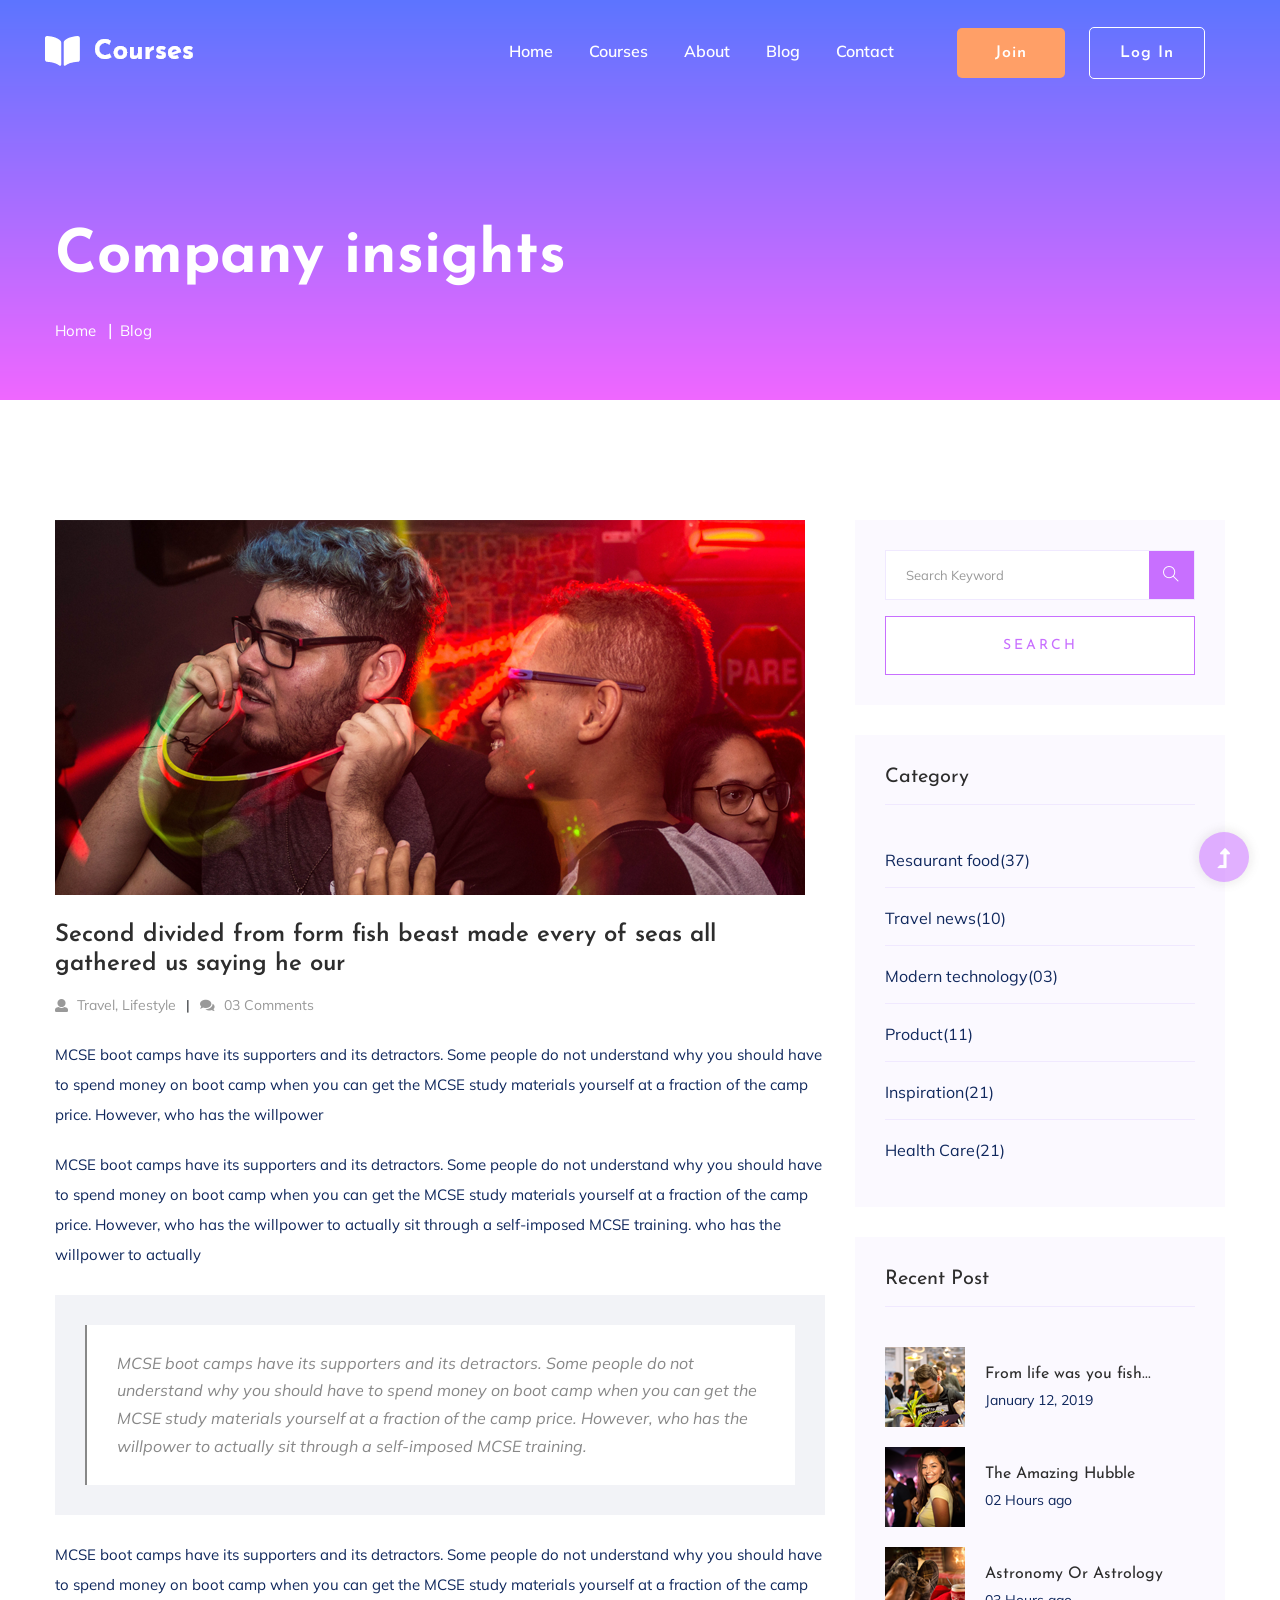
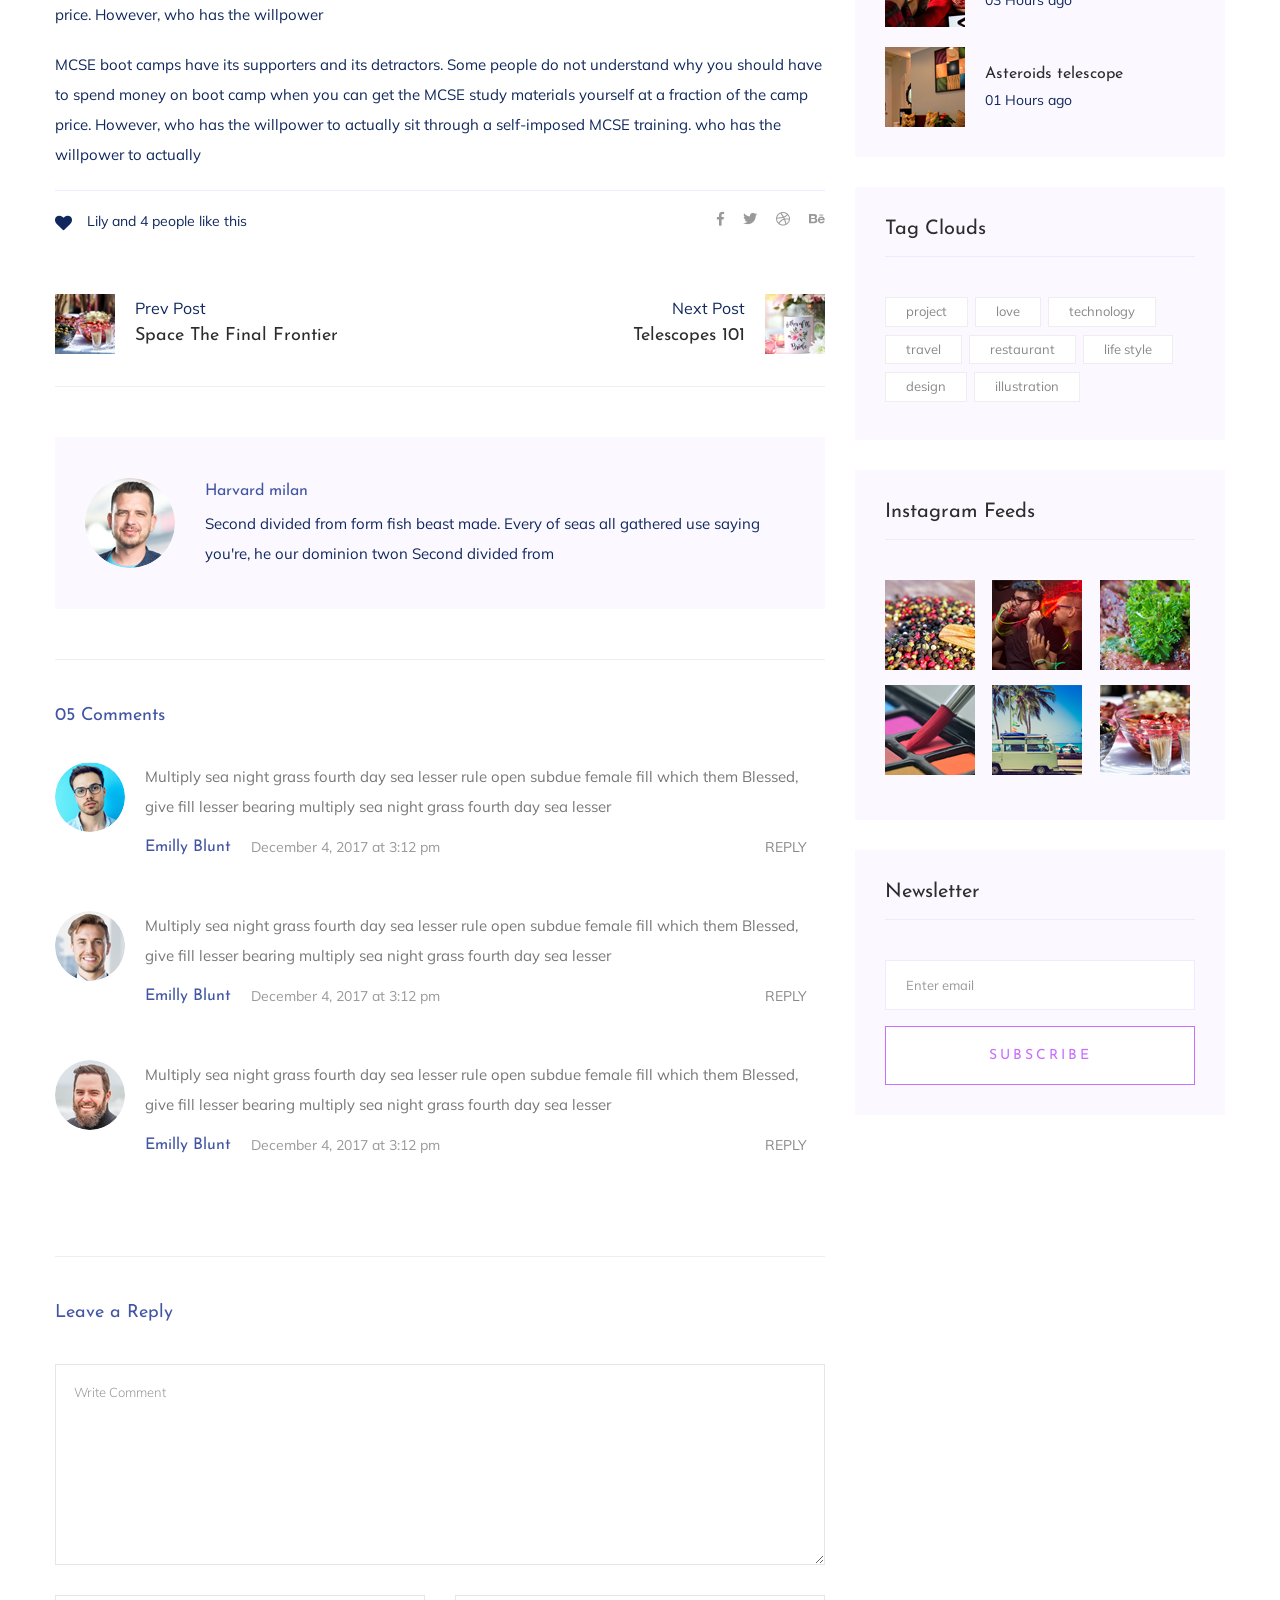
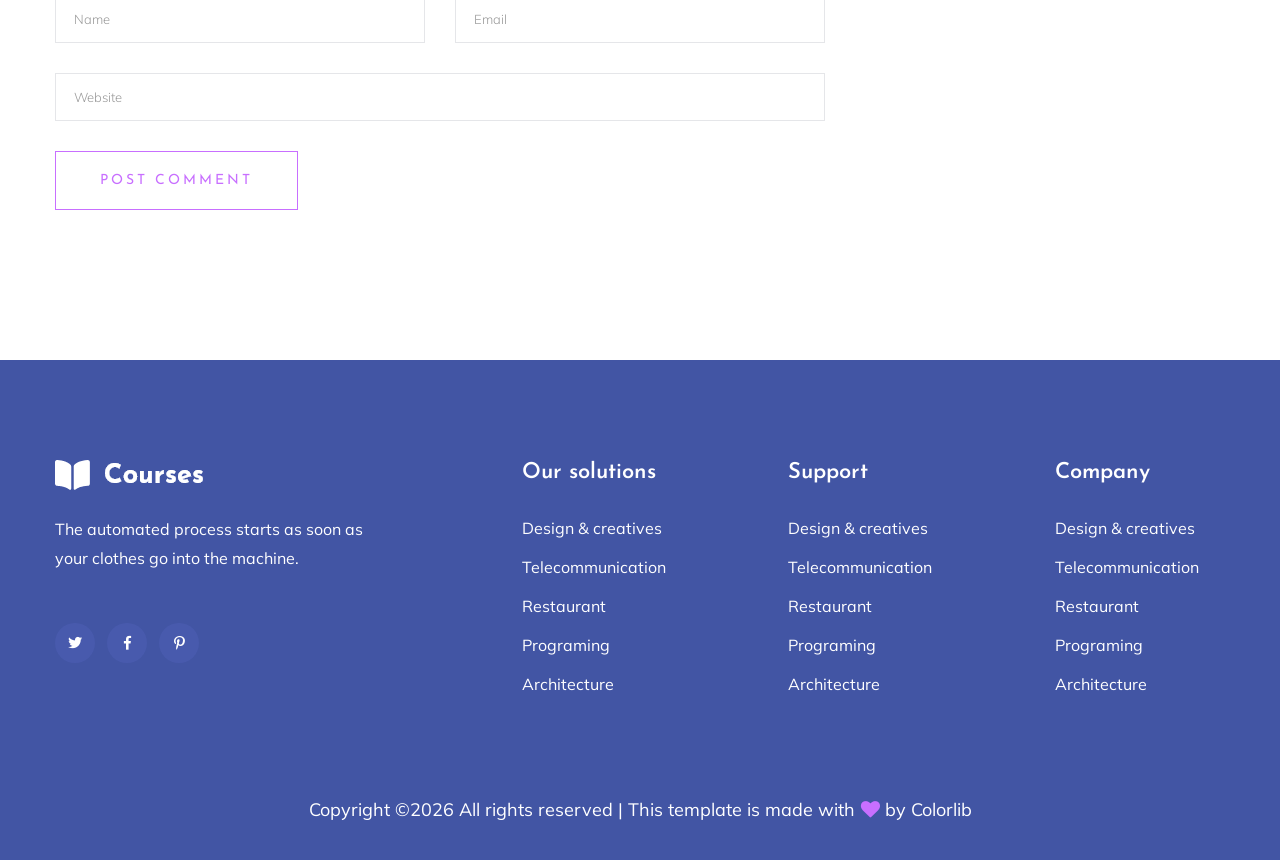
<file: blog_details.html>
<!doctype html>
<html class="no-js" lang="zxx">
<head>
   <meta charset="utf-8">
   <meta http-equiv="x-ua-compatible" content="ie=edge">
   <title>Courses | Education</title>
   <meta name="description" content="">
   <meta name="viewport" content="width=device-width, initial-scale=1">
   <link rel="shortcut icon" type="image/x-icon" href="assets/img/favicon.ico">

   <!-- CSS here -->
   <link rel="stylesheet" href="assets/css/bootstrap.min.css">
   <link rel="stylesheet" href="assets/css/owl.carousel.min.css">
   <link rel="stylesheet" href="assets/css/slicknav.css">
   <link rel="stylesheet" href="assets/css/animate.min.css">
   <link rel="stylesheet" href="assets/css/hamburgers.min.css">
   <link rel="stylesheet" href="assets/css/magnific-popup.css">
   <link rel="stylesheet" href="assets/css/fontawesome-all.min.css">
   <link rel="stylesheet" href="assets/css/themify-icons.css">
   <link rel="stylesheet" href="assets/css/slick.css">
   <link rel="stylesheet" href="assets/css/nice-select.css">
   <link rel="stylesheet" href="assets/css/style.css">
</head>

<body>
   <!--? Preloader Start -->
   <div id="preloader-active">
      <div class="preloader d-flex align-items-center justify-content-center">
        <div class="preloader-inner position-relative">
          <div class="preloader-circle"></div>
          <div class="preloader-img pere-text">
            <img src="assets/img/logo/loder.png" alt="">
         </div>
      </div>
   </div>
</div>
<!-- Preloader Start -->
<!-- Header Start -->
<div class="header-area header-transparent">
   <div class="main-header ">
      <div class="header-bottom  header-sticky">
         <div class="container-fluid">
            <div class="row align-items-center">
               <!-- Logo -->
               <div class="col-xl-2 col-lg-2">
                  <div class="logo">
                     <a href="index.html"><img src="assets/img/logo/logo.png" alt=""></a>
                  </div>
               </div>
               <div class="col-xl-10 col-lg-10">
                  <div class="menu-wrapper d-flex align-items-center justify-content-end">
                     <!-- Main-menu -->
                     <div class="main-menu d-none d-lg-block">
                        <nav>
                           <ul id="navigation">                                                                                          
                              <li class="active" ><a href="index.html">Home</a></li>
                              <li><a href="courses.html">Courses</a></li>
                              <li><a href="about.html">About</a></li>
                              <li><a href="#">Blog</a>
                                 <ul class="submenu">
                                    <li><a href="blog.html">Blog</a></li>
                                    <li><a href="blog_details.html">Blog Details</a></li>
                                    <li><a href="elements.html">Element</a></li>
                                 </ul>
                              </li>
                              <li><a href="contact.html">Contact</a></li>
                              <!-- Button -->
                              <li class="button-header margin-left "><a href="#" class="btn">Join</a></li>
                              <li class="button-header"><a href="login.html" class="btn btn3">Log in</a></li>
                           </ul>
                        </nav>
                     </div>
                  </div>
               </div> 
               <!-- Mobile Menu -->
               <div class="col-12">
                  <div class="mobile_menu d-block d-lg-none"></div>
               </div>
            </div>
         </div>
      </div>
   </div>
</div>
<!-- Header End -->
<main>
   <!--? slider Area Start-->
   <section class="slider-area slider-area2">
     <div class="slider-active">
       <!-- Single Slider -->
       <div class="single-slider slider-height2">
         <div class="container">
           <div class="row">
             <div class="col-xl-8 col-lg-11 col-md-12">
               <div class="hero__caption hero__caption2">
                 <h1 data-animation="bounceIn" data-delay="0.2s">Company insights</h1>
                 <!-- breadcrumb Start-->
                 <nav aria-label="breadcrumb">
                   <ol class="breadcrumb">
                     <li class="breadcrumb-item"><a href="index.html">Home</a></li>
                     <li class="breadcrumb-item"><a href="#">Blog</a></li> 
                  </ol>
               </nav>
               <!-- breadcrumb End -->
            </div>
         </div>
      </div>
   </div>          
</div>
</div>
</section>
<!--? Blog Area Start -->
<section class="blog_area single-post-area section-padding">
   <div class="container">
      <div class="row">
         <div class="col-lg-8 posts-list">
            <div class="single-post">
               <div class="feature-img">
                  <img class="img-fluid" src="assets/img/blog/single_blog_1.png" alt="">
               </div>
               <div class="blog_details">
                  <h2 style="color: #2d2d2d;">Second divided from form fish beast made every of seas
                     all gathered us saying he our
                  </h2>
                  <ul class="blog-info-link mt-3 mb-4">
                     <li><a href="#"><i class="fa fa-user"></i> Travel, Lifestyle</a></li>
                     <li><a href="#"><i class="fa fa-comments"></i> 03 Comments</a></li>
                  </ul>
                  <p class="excert">
                     MCSE boot camps have its supporters and its detractors. Some people do not understand why you
                     should have to spend money on boot camp when you can get the MCSE study materials yourself at a
                     fraction of the camp price. However, who has the willpower
                  </p>
                  <p>
                     MCSE boot camps have its supporters and its detractors. Some people do not understand why you
                     should have to spend money on boot camp when you can get the MCSE study materials yourself at a
                     fraction of the camp price. However, who has the willpower to actually sit through a
                     self-imposed MCSE training. who has the willpower to actually
                  </p>
                  <div class="quote-wrapper">
                     <div class="quotes">
                        MCSE boot camps have its supporters and its detractors. Some people do not understand why you
                        should have to spend money on boot camp when you can get the MCSE study materials yourself at
                        a fraction of the camp price. However, who has the willpower to actually sit through a
                        self-imposed MCSE training.
                     </div>
                  </div>
                  <p>
                     MCSE boot camps have its supporters and its detractors. Some people do not understand why you
                     should have to spend money on boot camp when you can get the MCSE study materials yourself at a
                     fraction of the camp price. However, who has the willpower
                  </p>
                  <p>
                     MCSE boot camps have its supporters and its detractors. Some people do not understand why you
                     should have to spend money on boot camp when you can get the MCSE study materials yourself at a
                     fraction of the camp price. However, who has the willpower to actually sit through a
                     self-imposed MCSE training. who has the willpower to actually
                  </p>
               </div>
            </div>
            <div class="navigation-top">
               <div class="d-sm-flex justify-content-between text-center">
                  <p class="like-info"><span class="align-middle"><i class="fa fa-heart"></i></span> Lily and 4
                  people like this</p>
                  <div class="col-sm-4 text-center my-2 my-sm-0">
                     <!-- <p class="comment-count"><span class="align-middle"><i class="fa fa-comment"></i></span> 06 Comments</p> -->
                  </div>
                  <ul class="social-icons">
                     <li><a href="https://www.facebook.com/sai4ull"><i class="fab fa-facebook-f"></i></a></li>
                     <li><a href="#"><i class="fab fa-twitter"></i></a></li>
                     <li><a href="#"><i class="fab fa-dribbble"></i></a></li>
                     <li><a href="#"><i class="fab fa-behance"></i></a></li>
                  </ul>
               </div>
               <div class="navigation-area">
                  <div class="row">
                     <div
                     class="col-lg-6 col-md-6 col-12 nav-left flex-row d-flex justify-content-start align-items-center">
                     <div class="thumb">
                        <a href="#">
                           <img class="img-fluid" src="assets/img/post/preview.png" alt="">
                        </a>
                     </div>
                     <div class="arrow">
                        <a href="#">
                           <span class="lnr text-white ti-arrow-left"></span>
                        </a>
                     </div>
                     <div class="detials">
                        <p>Prev Post</p>
                        <a href="#">
                           <h4 style="color: #2d2d2d;">Space The Final Frontier</h4>
                        </a>
                     </div>
                  </div>
                  <div
                  class="col-lg-6 col-md-6 col-12 nav-right flex-row d-flex justify-content-end align-items-center">
                  <div class="detials">
                     <p>Next Post</p>
                     <a href="#">
                        <h4 style="color: #2d2d2d;">Telescopes 101</h4>
                     </a>
                  </div>
                  <div class="arrow">
                     <a href="#">
                        <span class="lnr text-white ti-arrow-right"></span>
                     </a>
                  </div>
                  <div class="thumb">
                     <a href="#">
                        <img class="img-fluid" src="assets/img/post/next.png" alt="">
                     </a>
                  </div>
               </div>
            </div>
         </div>
      </div>
      <div class="blog-author">
         <div class="media align-items-center">
            <img src="assets/img/blog/author.png" alt="">
            <div class="media-body">
               <a href="#">
                  <h4>Harvard milan</h4>
               </a>
               <p>Second divided from form fish beast made. Every of seas all gathered use saying you're, he
               our dominion twon Second divided from</p>
            </div>
         </div>
      </div>
      <div class="comments-area">
         <h4>05 Comments</h4>
         <div class="comment-list">
            <div class="single-comment justify-content-between d-flex">
               <div class="user justify-content-between d-flex">
                  <div class="thumb">
                     <img src="assets/img/blog/comment_1.png" alt="">
                  </div>
                  <div class="desc">
                     <p class="comment">
                        Multiply sea night grass fourth day sea lesser rule open subdue female fill which them
                        Blessed, give fill lesser bearing multiply sea night grass fourth day sea lesser
                     </p>
                     <div class="d-flex justify-content-between">
                        <div class="d-flex align-items-center">
                           <h5>
                              <a href="#">Emilly Blunt</a>
                           </h5>
                           <p class="date">December 4, 2017 at 3:12 pm </p>
                        </div>
                        <div class="reply-btn">
                           <a href="#" class="btn-reply text-uppercase">reply</a>
                        </div>
                     </div>
                  </div>
               </div>
            </div>
         </div>
         <div class="comment-list">
            <div class="single-comment justify-content-between d-flex">
               <div class="user justify-content-between d-flex">
                  <div class="thumb">
                     <img src="assets/img/blog/comment_2.png" alt="">
                  </div>
                  <div class="desc">
                     <p class="comment">
                        Multiply sea night grass fourth day sea lesser rule open subdue female fill which them
                        Blessed, give fill lesser bearing multiply sea night grass fourth day sea lesser
                     </p>
                     <div class="d-flex justify-content-between">
                        <div class="d-flex align-items-center">
                           <h5>
                              <a href="#">Emilly Blunt</a>
                           </h5>
                           <p class="date">December 4, 2017 at 3:12 pm </p>
                        </div>
                        <div class="reply-btn">
                           <a href="#" class="btn-reply text-uppercase">reply</a>
                        </div>
                     </div>
                  </div>
               </div>
            </div>
         </div>
         <div class="comment-list">
            <div class="single-comment justify-content-between d-flex">
               <div class="user justify-content-between d-flex">
                  <div class="thumb">
                     <img src="assets/img/blog/comment_3.png" alt="">
                  </div>
                  <div class="desc">
                     <p class="comment">
                        Multiply sea night grass fourth day sea lesser rule open subdue female fill which them
                        Blessed, give fill lesser bearing multiply sea night grass fourth day sea lesser
                     </p>
                     <div class="d-flex justify-content-between">
                        <div class="d-flex align-items-center">
                           <h5>
                              <a href="#">Emilly Blunt</a>
                           </h5>
                           <p class="date">December 4, 2017 at 3:12 pm </p>
                        </div>
                        <div class="reply-btn">
                           <a href="#" class="btn-reply text-uppercase">reply</a>
                        </div>
                     </div>
                  </div>
               </div>
            </div>
         </div>
      </div>
      <div class="comment-form">
         <h4>Leave a Reply</h4>
         <form class="form-contact comment_form" action="#" id="commentForm">
            <div class="row">
               <div class="col-12">
                  <div class="form-group">
                     <textarea class="form-control w-100" name="comment" id="comment" cols="30" rows="9"
                     placeholder="Write Comment"></textarea>
                  </div>
               </div>
               <div class="col-sm-6">
                  <div class="form-group">
                     <input class="form-control" name="name" id="name" type="text" placeholder="Name">
                  </div>
               </div>
               <div class="col-sm-6">
                  <div class="form-group">
                     <input class="form-control" name="email" id="email" type="email" placeholder="Email">
                  </div>
               </div>
               <div class="col-12">
                  <div class="form-group">
                     <input class="form-control" name="website" id="website" type="text" placeholder="Website">
                  </div>
               </div>
            </div>
            <div class="form-group">
               <button type="submit" class="button button-contactForm btn_1 boxed-btn">Post Comment</button>
            </div>
         </form>
      </div>
   </div>
   <div class="col-lg-4">
      <div class="blog_right_sidebar">
         <aside class="single_sidebar_widget search_widget">
            <form action="#">
               <div class="form-group">
                  <div class="input-group mb-3">
                     <input type="text" class="form-control" placeholder='Search Keyword'
                     onfocus="this.placeholder = ''" onblur="this.placeholder = 'Search Keyword'">
                     <div class="input-group-append">
                        <button class="btns" type="button"><i class="ti-search"></i></button>
                     </div>
                  </div>
               </div>
               <button class="button rounded-0 primary-bg text-white w-100 btn_1 boxed-btn"
               type="submit">Search</button>
            </form>
         </aside>
         <aside class="single_sidebar_widget post_category_widget">
            <h4 class="widget_title" style="color: #2d2d2d;">Category</h4>
            <ul class="list cat-list">
               <li>
                  <a href="#" class="d-flex">
                     <p>Resaurant food</p>
                     <p>(37)</p>
                  </a>
               </li>
               <li>
                  <a href="#" class="d-flex">
                     <p>Travel news</p>
                     <p>(10)</p>
                  </a>
               </li>
               <li>
                  <a href="#" class="d-flex">
                     <p>Modern technology</p>
                     <p>(03)</p>
                  </a>
               </li>
               <li>
                  <a href="#" class="d-flex">
                     <p>Product</p>
                     <p>(11)</p>
                  </a>
               </li>
               <li>
                  <a href="#" class="d-flex">
                     <p>Inspiration</p>
                     <p>(21)</p>
                  </a>
               </li>
               <li>
                  <a href="#" class="d-flex">
                     <p>Health Care</p>
                     <p>(21)</p>
                  </a>
               </li>
            </ul>
         </aside>
         <aside class="single_sidebar_widget popular_post_widget">
            <h3 class="widget_title" style="color: #2d2d2d;">Recent Post</h3>
            <div class="media post_item">
               <img src="assets/img/post/post_1.png" alt="post">
               <div class="media-body">
                  <a href="blog_details.html">
                     <h3 style="color: #2d2d2d;">From life was you fish...</h3>
                  </a>
                  <p>January 12, 2019</p>
               </div>
            </div>
            <div class="media post_item">
               <img src="assets/img/post/post_2.png" alt="post">
               <div class="media-body">
                  <a href="blog_details.html">
                     <h3 style="color: #2d2d2d;">The Amazing Hubble</h3>
                  </a>
                  <p>02 Hours ago</p>
               </div>
            </div>
            <div class="media post_item">
               <img src="assets/img/post/post_3.png" alt="post">
               <div class="media-body">
                  <a href="blog_details.html">
                     <h3 style="color: #2d2d2d;">Astronomy Or Astrology</h3>
                  </a>
                  <p>03 Hours ago</p>
               </div>
            </div>
            <div class="media post_item">
               <img src="assets/img/post/post_4.png" alt="post">
               <div class="media-body">
                  <a href="blog_details.html">
                     <h3 style="color: #2d2d2d;">Asteroids telescope</h3>
                  </a>
                  <p>01 Hours ago</p>
               </div>
            </div>
         </aside>
         <aside class="single_sidebar_widget tag_cloud_widget">
            <h4 class="widget_title" style="color: #2d2d2d;">Tag Clouds</h4>
            <ul class="list">
               <li>
                  <a href="#">project</a>
               </li>
               <li>
                  <a href="#">love</a>
               </li>
               <li>
                  <a href="#">technology</a>
               </li>
               <li>
                  <a href="#">travel</a>
               </li>
               <li>
                  <a href="#">restaurant</a>
               </li>
               <li>
                  <a href="#">life style</a>
               </li>
               <li>
                  <a href="#">design</a>
               </li>
               <li>
                  <a href="#">illustration</a>
               </li>
            </ul>
         </aside>
         <aside class="single_sidebar_widget instagram_feeds">
            <h4 class="widget_title" style="color: #2d2d2d;">Instagram Feeds</h4>
            <ul class="instagram_row flex-wrap">
               <li>
                  <a href="#">
                     <img class="img-fluid" src="assets/img/post/post_5.png" alt="">
                  </a>
               </li>
               <li>
                  <a href="#">
                     <img class="img-fluid" src="assets/img/post/post_6.png" alt="">
                  </a>
               </li>
               <li>
                  <a href="#">
                     <img class="img-fluid" src="assets/img/post/post_7.png" alt="">
                  </a>
               </li>
               <li>
                  <a href="#">
                     <img class="img-fluid" src="assets/img/post/post_8.png" alt="">
                  </a>
               </li>
               <li>
                  <a href="#">
                     <img class="img-fluid" src="assets/img/post/post_9.png" alt="">
                  </a>
               </li>
               <li>
                  <a href="#">
                     <img class="img-fluid" src="assets/img/post/post_10.png" alt="">
                  </a>
               </li>
            </ul>
         </aside>
         <aside class="single_sidebar_widget newsletter_widget">
            <h4 class="widget_title" style="color: #2d2d2d;">Newsletter</h4>
            <form action="#">
               <div class="form-group">
                  <input type="email" class="form-control" onfocus="this.placeholder = ''"
                  onblur="this.placeholder = 'Enter email'" placeholder='Enter email' required>
               </div>
               <button class="button rounded-0 primary-bg text-white w-100 btn_1 boxed-btn" type="submit">Subscribe</button>
            </form>
         </aside>
      </div>
   </div>
</div>
</div>
</section>
<!-- Blog Area End -->
</main>
<footer>
   <div class="footer-wrappper footer-bg">
    <!-- Footer Start-->
    <div class="footer-area footer-padding">
      <div class="container">
        <div class="row justify-content-between">
          <div class="col-xl-4 col-lg-5 col-md-4 col-sm-6">
            <div class="single-footer-caption mb-50">
              <div class="single-footer-caption mb-30">
                <!-- logo -->
                <div class="footer-logo mb-25">
                  <a href="index.html"><img src="assets/img/logo/logo2_footer.png" alt=""></a>
               </div>
               <div class="footer-tittle">
                  <div class="footer-pera">
                    <p>The automated process starts as soon as your clothes go into the machine.</p>
                 </div>
              </div>
              <!-- social -->
              <div class="footer-social">
               <a href="#"><i class="fab fa-twitter"></i></a>
               <a href="https://bit.ly/sai4ull"><i class="fab fa-facebook-f"></i></a>
               <a href="#"><i class="fab fa-pinterest-p"></i></a>
            </div>
         </div>
      </div>
   </div>
   <div class="col-xl-2 col-lg-3 col-md-4 col-sm-5">
      <div class="single-footer-caption mb-50">
        <div class="footer-tittle">
          <h4>Our solutions</h4>
          <ul>
            <li><a href="#">Design & creatives</a></li>
            <li><a href="#">Telecommunication</a></li>
            <li><a href="#">Restaurant</a></li>
            <li><a href="#">Programing</a></li>
            <li><a href="#">Architecture</a></li>
         </ul>
      </div>
   </div>
</div>
<div class="col-xl-2 col-lg-4 col-md-4 col-sm-6">
   <div class="single-footer-caption mb-50">
     <div class="footer-tittle">
       <h4>Support</h4>
       <ul>
         <li><a href="#">Design & creatives</a></li>
         <li><a href="#">Telecommunication</a></li>
         <li><a href="#">Restaurant</a></li>
         <li><a href="#">Programing</a></li>
         <li><a href="#">Architecture</a></li>
      </ul>
   </div>
</div>
</div>
<div class="col-xl-2 col-lg-3 col-md-4 col-sm-6">
   <div class="single-footer-caption mb-50">
     <div class="footer-tittle">
       <h4>Company</h4>
       <ul>
         <li><a href="#">Design & creatives</a></li>
         <li><a href="#">Telecommunication</a></li>
         <li><a href="#">Restaurant</a></li>
         <li><a href="#">Programing</a></li>
         <li><a href="#">Architecture</a></li>
      </ul>
   </div>
</div>
</div>
</div>
</div>
</div>
<!-- footer-bottom area -->
<div class="footer-bottom-area">
   <div class="container">
     <div class="footer-border">
       <div class="row d-flex align-items-center">
         <div class="col-xl-12 ">
           <div class="footer-copy-right text-center">
             <p><!-- Link back to Colorlib can't be removed. Template is licensed under CC BY 3.0. -->
                Copyright &copy;<script>document.write(new Date().getFullYear());</script> All rights reserved | This template is made with <i class="fa fa-heart" aria-hidden="true"></i> by <a href="https://colorlib.com" target="_blank">Colorlib</a>
                <!-- Link back to Colorlib can't be removed. Template is licensed under CC BY 3.0. --></p>
             </div>
          </div>
       </div>
    </div>
 </div>
</div>
<!-- Footer End-->
</div>
</footer> 
<!-- Scroll Up -->

<div id="back-top" >
   <a title="Go to Top" href="#"> <i class="fas fa-level-up-alt"></i></a>
</div>

<!-- JS here -->

<script src="./assets/js/vendor/modernizr-3.5.0.min.js"></script>
<!-- Jquery, Popper, Bootstrap -->
<script src="./assets/js/vendor/jquery-1.12.4.min.js"></script>
<script src="./assets/js/popper.min.js"></script>
<script src="./assets/js/bootstrap.min.js"></script>
<!-- Jquery Mobile Menu -->
<script src="./assets/js/jquery.slicknav.min.js"></script>

<!-- Jquery Slick , Owl-Carousel Plugins -->
<script src="./assets/js/owl.carousel.min.js"></script>
<script src="./assets/js/slick.min.js"></script>
<!-- One Page, Animated-HeadLin -->
<script src="./assets/js/wow.min.js"></script>
<script src="./assets/js/animated.headline.js"></script>
<script src="./assets/js/jquery.magnific-popup.js"></script>

<!-- Date Picker -->
<script src="./assets/js/gijgo.min.js"></script>
<!-- Nice-select, sticky -->
<script src="./assets/js/jquery.nice-select.min.js"></script>
<script src="./assets/js/jquery.sticky.js"></script>

<!-- counter , waypoint,Hover Direction -->
<script src="./assets/js/jquery.counterup.min.js"></script>
<script src="./assets/js/waypoints.min.js"></script>
<script src="./assets/js/jquery.countdown.min.js"></script>
<script src="./assets/js/hover-direction-snake.min.js"></script>

<!-- contact js -->
<script src="./assets/js/contact.js"></script>
<script src="./assets/js/jquery.form.js"></script>
<script src="./assets/js/jquery.validate.min.js"></script>
<script src="./assets/js/mail-script.js"></script>
<script src="./assets/js/jquery.ajaxchimp.min.js"></script>

<!-- Jquery Plugins, main Jquery -->	
<script src="./assets/js/plugins.js"></script>
<script src="./assets/js/main.js"></script>

</body>
</html>
</file>
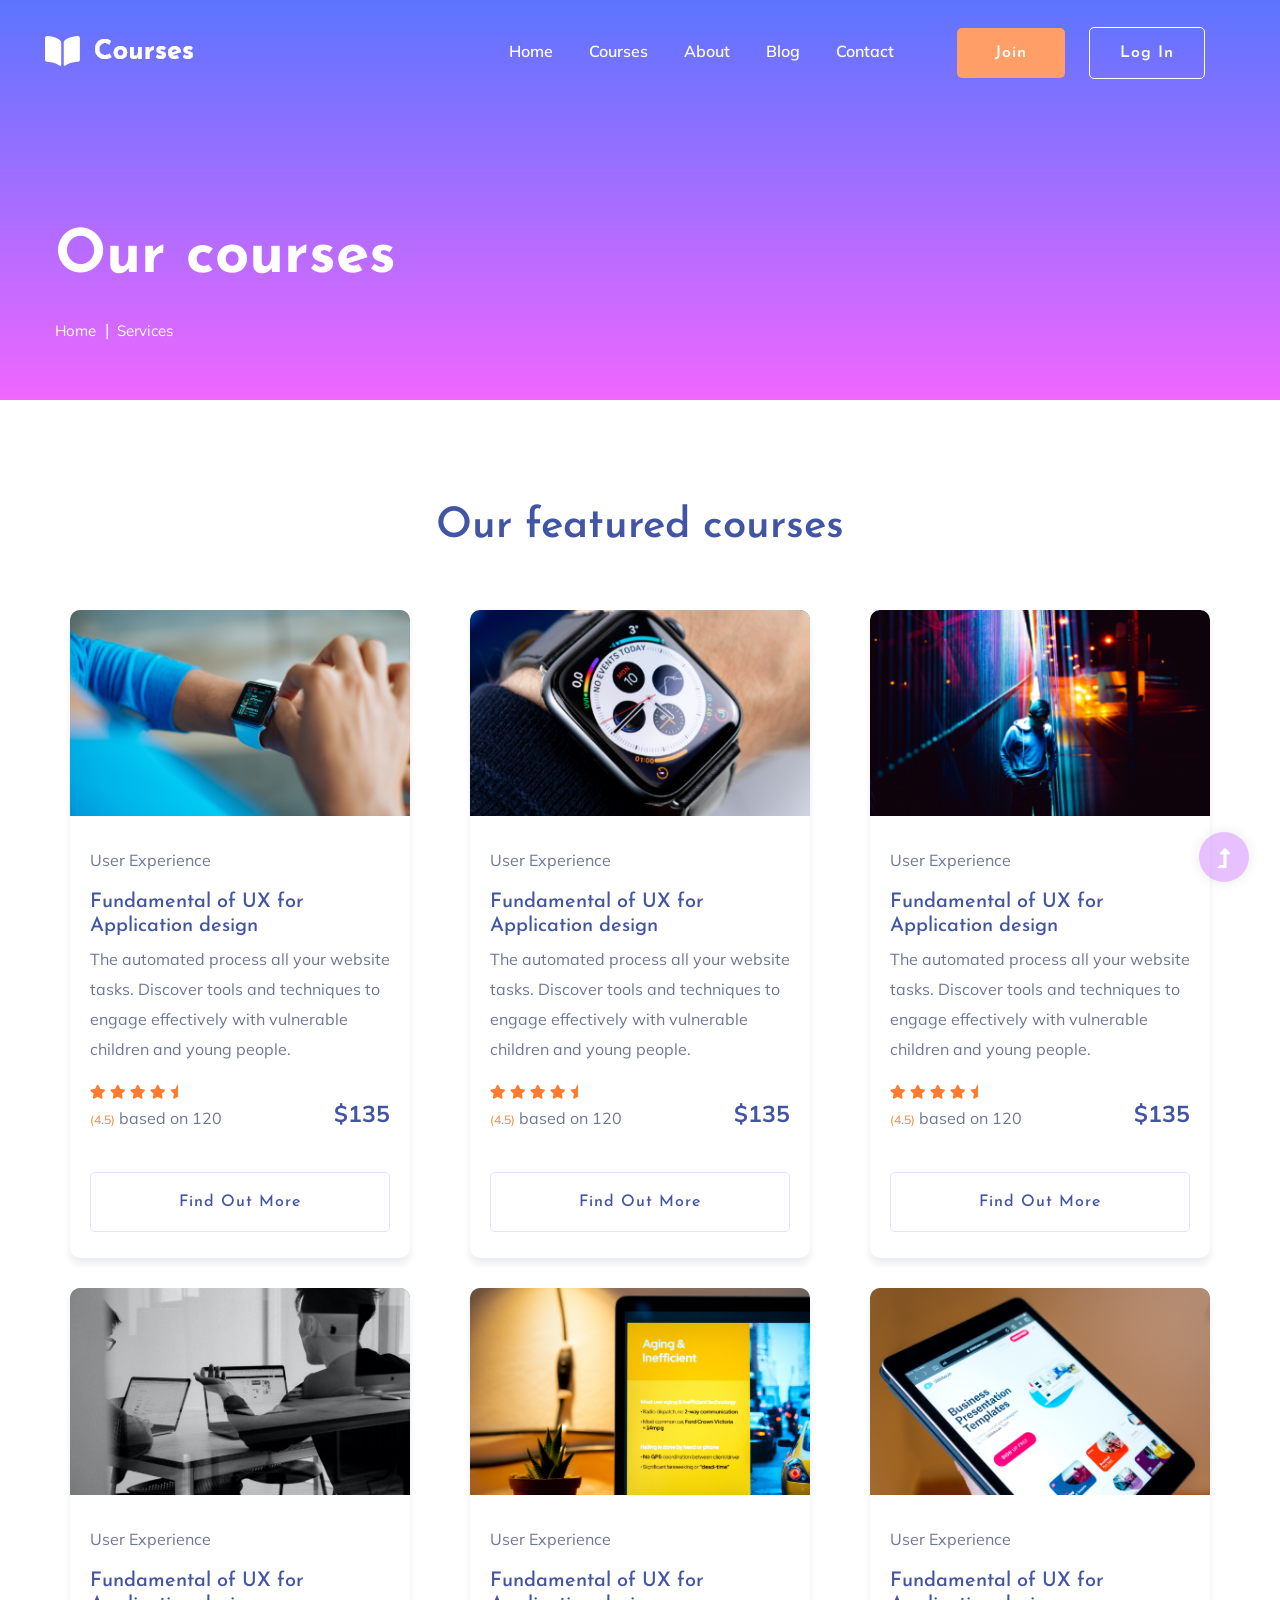
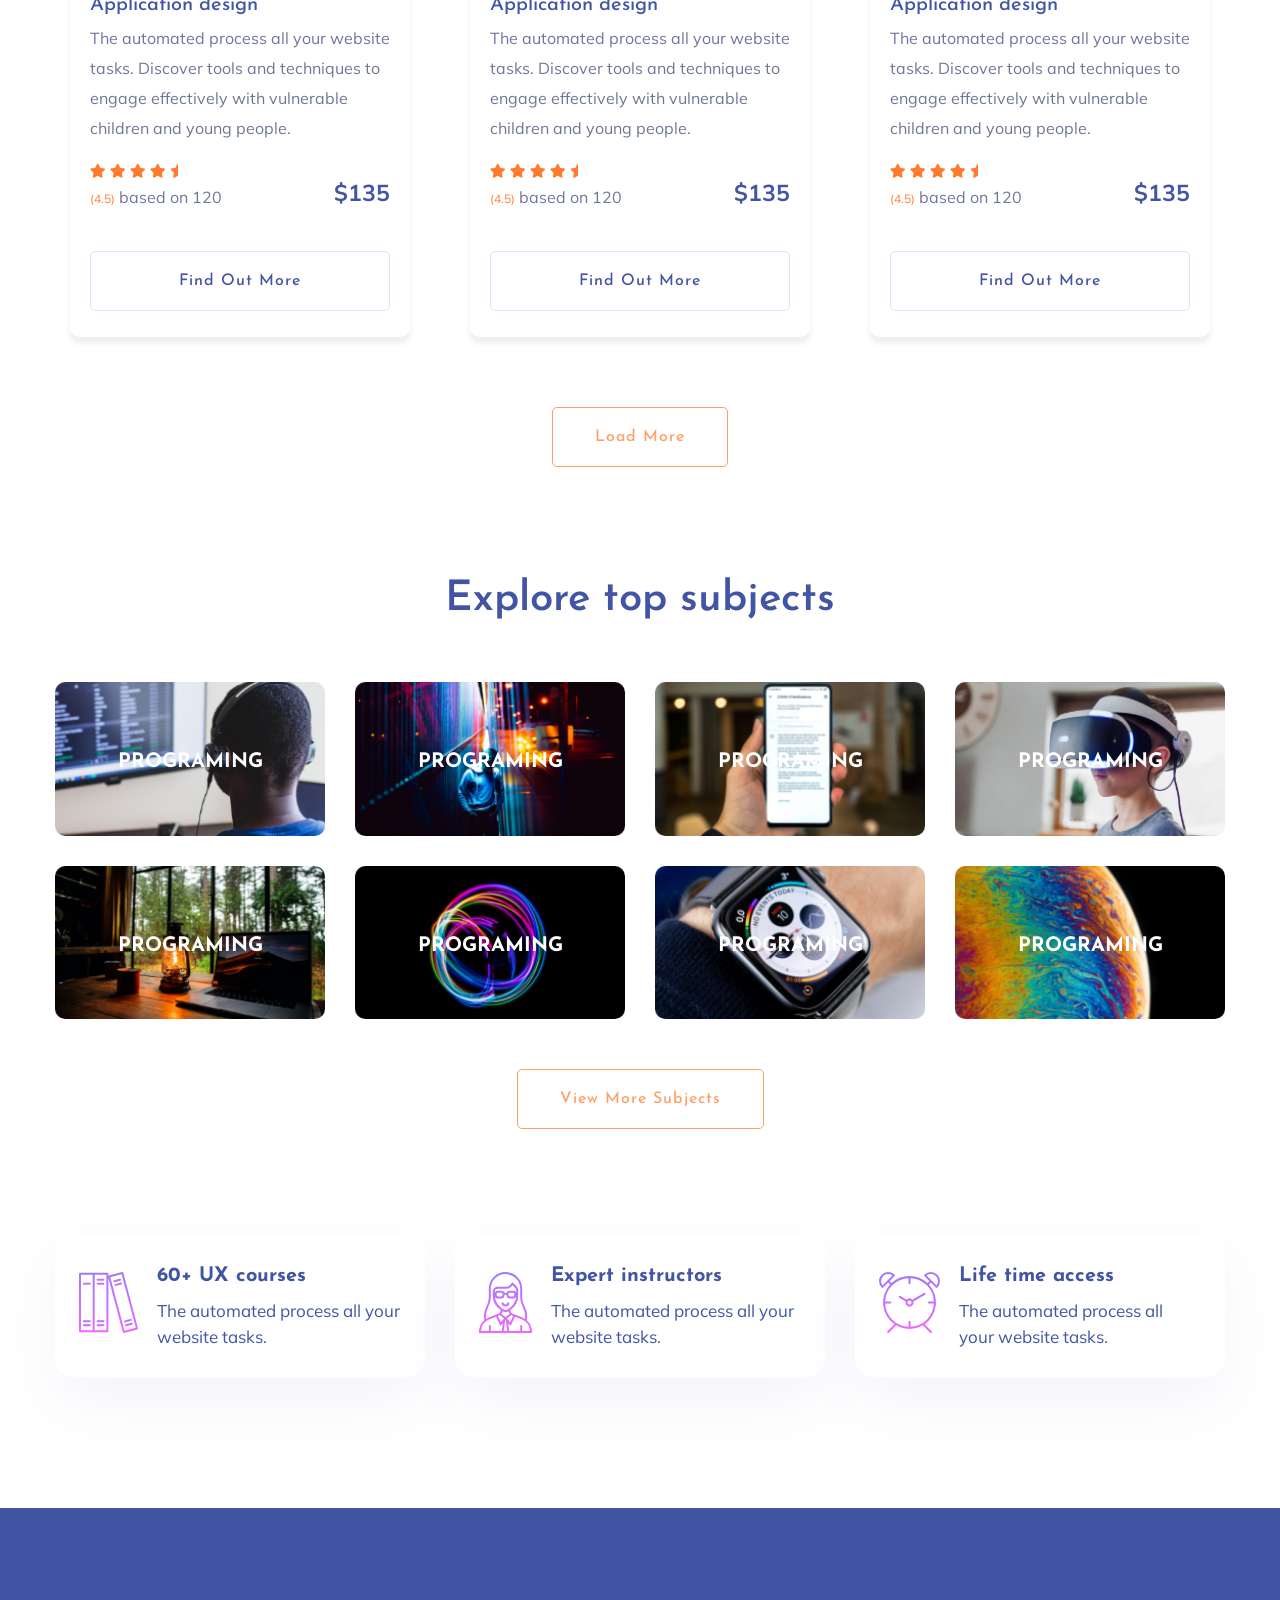
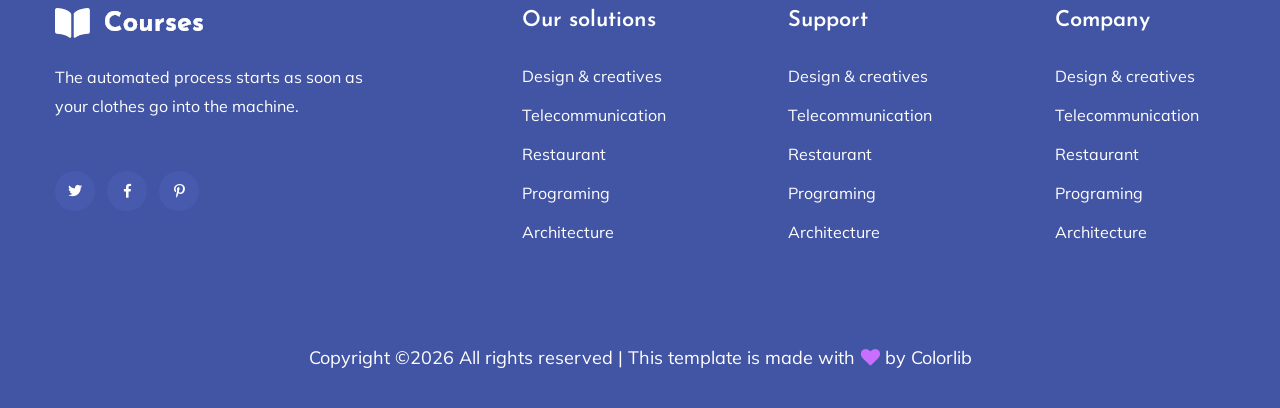
<file: courses.html>
<!doctype html>
<html class="no-js" lang="zxx">
<head>
    <meta charset="utf-8">
    <meta http-equiv="x-ua-compatible" content="ie=edge">
    <title>Courses | Education</title>
    <meta name="description" content="">
    <meta name="viewport" content="width=device-width, initial-scale=1">
    <link rel="manifest" href="site.webmanifest">
    <link rel="shortcut icon" type="image/x-icon" href="assets/img/favicon.ico">

    <!-- CSS here -->
    <link rel="stylesheet" href="assets/css/bootstrap.min.css">
    <link rel="stylesheet" href="assets/css/owl.carousel.min.css">
    <link rel="stylesheet" href="assets/css/slicknav.css">
    <link rel="stylesheet" href="assets/css/flaticon.css">
    <link rel="stylesheet" href="assets/css/progressbar_barfiller.css">
    <link rel="stylesheet" href="assets/css/gijgo.css">
    <link rel="stylesheet" href="assets/css/animate.min.css">
    <link rel="stylesheet" href="assets/css/animated-headline.css">
    <link rel="stylesheet" href="assets/css/magnific-popup.css">
    <link rel="stylesheet" href="assets/css/fontawesome-all.min.css">
    <link rel="stylesheet" href="assets/css/themify-icons.css">
    <link rel="stylesheet" href="assets/css/slick.css">
    <link rel="stylesheet" href="assets/css/nice-select.css">
    <link rel="stylesheet" href="assets/css/style.css">
</head>

<body>
    <!-- ? Preloader Start -->
    <div id="preloader-active">
        <div class="preloader d-flex align-items-center justify-content-center">
            <div class="preloader-inner position-relative">
                <div class="preloader-circle"></div>
                <div class="preloader-img pere-text">
                    <img src="assets/img/logo/loder.png" alt="">
                </div>
            </div>
        </div>
    </div>
    <!-- Preloader Start -->
    <!-- Header Start -->
    <div class="header-area header-transparent">
        <div class="main-header ">
            <div class="header-bottom  header-sticky">
                <div class="container-fluid">
                    <div class="row align-items-center">
                        <!-- Logo -->
                        <div class="col-xl-2 col-lg-2">
                            <div class="logo">
                                <a href="index.html"><img src="assets/img/logo/logo.png" alt=""></a>
                            </div>
                        </div>
                        <div class="col-xl-10 col-lg-10">
                            <div class="menu-wrapper d-flex align-items-center justify-content-end">
                                <!-- Main-menu -->
                                <div class="main-menu d-none d-lg-block">
                                    <nav>
                                        <ul id="navigation">                                                                                          
                                            <li class="active" ><a href="index.html">Home</a></li>
                                            <li><a href="courses.html">Courses</a></li>
                                            <li><a href="about.html">About</a></li>
                                            <li><a href="#">Blog</a>
                                                <ul class="submenu">
                                                    <li><a href="blog.html">Blog</a></li>
                                                    <li><a href="blog_details.html">Blog Details</a></li>
                                                    <li><a href="elements.html">Element</a></li>
                                                </ul>
                                            </li>
                                            <li><a href="contact.html">Contact</a></li>
                                            <!-- Button -->
                                            <li class="button-header margin-left "><a href="#" class="btn">Join</a></li>
                                            <li class="button-header"><a href="login.html" class="btn btn3">Log in</a></li>
                                        </ul>
                                    </nav>
                                </div>
                            </div>
                        </div> 
                        <!-- Mobile Menu -->
                        <div class="col-12">
                            <div class="mobile_menu d-block d-lg-none"></div>
                        </div>
                    </div>
                </div>
            </div>
        </div>
    </div>
    <!-- Header End -->
    <main>
        <!--? slider Area Start-->
        <section class="slider-area slider-area2">
            <div class="slider-active">
                <!-- Single Slider -->
                <div class="single-slider slider-height2">
                    <div class="container">
                        <div class="row">
                            <div class="col-xl-8 col-lg-11 col-md-12">
                                <div class="hero__caption hero__caption2">
                                    <h1 data-animation="bounceIn" data-delay="0.2s">Our courses</h1>
                                    <!-- breadcrumb Start-->
                                    <nav aria-label="breadcrumb">
                                        <ol class="breadcrumb">
                                            <li class="breadcrumb-item"><a href="index.html">Home</a></li>
                                            <li class="breadcrumb-item"><a href="#">Services</a></li> 
                                        </ol>
                                    </nav>
                                    <!-- breadcrumb End -->
                                </div>
                            </div>
                        </div>
                    </div>          
                </div>
            </div>
        </section>
        <!-- Courses area start -->
        <div class="courses-area section-padding40 fix">
            <div class="container">
                <div class="row justify-content-center">
                    <div class="col-xl-7 col-lg-8">
                        <div class="section-tittle text-center mb-55">
                            <h2>Our featured courses</h2>
                        </div>
                    </div>
                </div>
                <div class="row">
                    <div class="col-lg-4">
                        <div class="properties properties2 mb-30">
                            <div class="properties__card">
                                <div class="properties__img overlay1">
                                    <a href="#"><img src="assets/img/gallery/featured1.png" alt=""></a>
                                </div>
                                <div class="properties__caption">
                                    <p>User Experience</p>
                                    <h3><a href="#">Fundamental of UX for Application design</a></h3>
                                    <p>The automated process all your website tasks. Discover tools and techniques to engage effectively with vulnerable children and young people.
                                    </p>
                                    <div class="properties__footer d-flex justify-content-between align-items-center">
                                        <div class="restaurant-name">
                                            <div class="rating">
                                                <i class="fas fa-star"></i>
                                                <i class="fas fa-star"></i>
                                                <i class="fas fa-star"></i>
                                                <i class="fas fa-star"></i>
                                                <i class="fas fa-star-half"></i>
                                            </div>
                                            <p><span>(4.5)</span> based on 120</p>
                                        </div>
                                        <div class="price">
                                            <span>$135</span>
                                        </div>
                                    </div>
                                    <a href="#" class="border-btn border-btn2">Find out more</a>
                                </div>
                            </div>
                        </div>
                    </div>
                    <div class="col-lg-4">
                        <div class="properties properties2 mb-30">
                            <div class="properties__card">
                                <div class="properties__img overlay1">
                                    <a href="#"><img src="assets/img/gallery/featured2.png" alt=""></a>
                                </div>
                                <div class="properties__caption">
                                    <p>User Experience</p>
                                    <h3><a href="#">Fundamental of UX for Application design</a></h3>
                                    <p>The automated process all your website tasks. Discover tools and techniques to engage effectively with vulnerable children and young people.
                                        
                                    </p>
                                    <div class="properties__footer d-flex justify-content-between align-items-center">
                                        <div class="restaurant-name">
                                            <div class="rating">
                                                <i class="fas fa-star"></i>
                                                <i class="fas fa-star"></i>
                                                <i class="fas fa-star"></i>
                                                <i class="fas fa-star"></i>
                                                <i class="fas fa-star-half"></i>
                                            </div>
                                            <p><span>(4.5)</span> based on 120</p>
                                        </div>
                                        <div class="price">
                                            <span>$135</span>
                                        </div>
                                    </div>
                                    <a href="#" class="border-btn border-btn2">Find out more</a>
                                </div>
                                
                            </div>
                        </div>
                    </div>
                    <div class="col-lg-4">
                        <div class="properties properties2 mb-30">
                            <div class="properties__card">
                                <div class="properties__img overlay1">
                                    <a href="#"><img src="assets/img/gallery/featured3.png" alt=""></a>
                                </div>
                                <div class="properties__caption">
                                    <p>User Experience</p>
                                    <h3><a href="#">Fundamental of UX for Application design</a></h3>
                                    <p>The automated process all your website tasks. Discover tools and techniques to engage effectively with vulnerable children and young people.
                                        
                                    </p>
                                    <div class="properties__footer d-flex justify-content-between align-items-center">
                                        <div class="restaurant-name">
                                            <div class="rating">
                                                <i class="fas fa-star"></i>
                                                <i class="fas fa-star"></i>
                                                <i class="fas fa-star"></i>
                                                <i class="fas fa-star"></i>
                                                <i class="fas fa-star-half"></i>
                                            </div>
                                            <p><span>(4.5)</span> based on 120</p>
                                        </div>
                                        <div class="price">
                                            <span>$135</span>
                                        </div>
                                    </div>
                                    <a href="#" class="border-btn border-btn2">Find out more</a>
                                </div>
                                
                            </div>
                        </div>
                    </div>
                    <div class="col-lg-4">
                        <div class="properties properties2 mb-30">
                            <div class="properties__card">
                                <div class="properties__img overlay1">
                                    <a href="#"><img src="assets/img/gallery/featured4.png" alt=""></a>
                                </div>
                                <div class="properties__caption">
                                    <p>User Experience</p>
                                    <h3><a href="#">Fundamental of UX for Application design</a></h3>
                                    <p>The automated process all your website tasks. Discover tools and techniques to engage effectively with vulnerable children and young people.
                                        
                                    </p>
                                    <div class="properties__footer d-flex justify-content-between align-items-center">
                                        <div class="restaurant-name">
                                            <div class="rating">
                                                <i class="fas fa-star"></i>
                                                <i class="fas fa-star"></i>
                                                <i class="fas fa-star"></i>
                                                <i class="fas fa-star"></i>
                                                <i class="fas fa-star-half"></i>
                                            </div>
                                            <p><span>(4.5)</span> based on 120</p>
                                        </div>
                                        <div class="price">
                                            <span>$135</span>
                                        </div>
                                    </div>
                                    <a href="#" class="border-btn border-btn2">Find out more</a>
                                </div>
                                
                            </div>
                        </div>
                    </div>
                    <div class="col-lg-4">
                        <div class="properties properties2 mb-30">
                            <div class="properties__card">
                                <div class="properties__img overlay1">
                                    <a href="#"><img src="assets/img/gallery/featured5.png" alt=""></a>
                                </div>
                                <div class="properties__caption">
                                    <p>User Experience</p>
                                    <h3><a href="#">Fundamental of UX for Application design</a></h3>
                                    <p>The automated process all your website tasks. Discover tools and techniques to engage effectively with vulnerable children and young people.
                                        
                                    </p>
                                    <div class="properties__footer d-flex justify-content-between align-items-center">
                                        <div class="restaurant-name">
                                            <div class="rating">
                                                <i class="fas fa-star"></i>
                                                <i class="fas fa-star"></i>
                                                <i class="fas fa-star"></i>
                                                <i class="fas fa-star"></i>
                                                <i class="fas fa-star-half"></i>
                                            </div>
                                            <p><span>(4.5)</span> based on 120</p>
                                        </div>
                                        <div class="price">
                                            <span>$135</span>
                                        </div>
                                    </div>
                                    <a href="#" class="border-btn border-btn2">Find out more</a>
                                </div>
                                
                            </div>
                        </div>
                    </div>
                    <div class="col-lg-4">
                        <div class="properties properties2 mb-30">
                            <div class="properties__card">
                                <div class="properties__img overlay1">
                                    <a href="#"><img src="assets/img/gallery/featured6.png" alt=""></a>
                                </div>
                                <div class="properties__caption">
                                    <p>User Experience</p>
                                    <h3><a href="#">Fundamental of UX for Application design</a></h3>
                                    <p>The automated process all your website tasks. Discover tools and techniques to engage effectively with vulnerable children and young people.
                                    </p>
                                    <div class="properties__footer d-flex justify-content-between align-items-center">
                                        <div class="restaurant-name">
                                            <div class="rating">
                                                <i class="fas fa-star"></i>
                                                <i class="fas fa-star"></i>
                                                <i class="fas fa-star"></i>
                                                <i class="fas fa-star"></i>
                                                <i class="fas fa-star-half"></i>
                                            </div>
                                            <p><span>(4.5)</span> based on 120</p>
                                        </div>
                                        <div class="price">
                                            <span>$135</span>
                                        </div>
                                    </div>
                                    <a href="#" class="border-btn border-btn2">Find out more</a>
                                </div>
                            </div>
                        </div>
                    </div>
                </div>
                <div class="row justify-content-center">
                    <div class="col-xl-7 col-lg-8">
                        <div class="section-tittle text-center mt-40">
                            <a href="#" class="border-btn">Load More</a>
                        </div>
                    </div>
                </div>
            </div>
        </div>
        <!-- Courses area End -->
        <!--? top subjects Area Start -->
        <div class="topic-area">
            <div class="container">
                <div class="row justify-content-center">
                    <div class="col-xl-7 col-lg-8">
                        <div class="section-tittle text-center mb-55">
                            <h2>Explore top subjects</h2>
                        </div>
                    </div>
                </div>
                <div class="row">
                    <div class="col-lg-3 col-md-4 col-sm-6">
                        <div class="single-topic text-center mb-30">
                            <div class="topic-img">
                                <img src="assets/img/gallery/topic1.png" alt="">
                                <div class="topic-content-box">
                                    <div class="topic-content">
                                        <h3><a href="#">Programing</a></h3>
                                    </div>
                                </div>
                            </div>
                        </div>
                    </div>
                    <div class="col-lg-3 col-md-4 col-sm-6">
                        <div class="single-topic text-center mb-30">
                            <div class="topic-img">
                                <img src="assets/img/gallery/topic2.png" alt="">
                                <div class="topic-content-box">
                                    <div class="topic-content">
                                        <h3><a href="#">Programing</a></h3>
                                    </div>
                                </div>
                            </div>
                        </div>
                    </div>
                    <div class="col-lg-3 col-md-4 col-sm-6">
                        <div class="single-topic text-center mb-30">
                            <div class="topic-img">
                                <img src="assets/img/gallery/topic3.png" alt="">
                                <div class="topic-content-box">
                                    <div class="topic-content">
                                        <h3><a href="#">Programing</a></h3>
                                    </div>
                                </div>
                            </div>
                        </div>
                    </div>
                    <div class="col-lg-3 col-md-4 col-sm-6">
                        <div class="single-topic text-center mb-30">
                            <div class="topic-img">
                                <img src="assets/img/gallery/topic4.png" alt="">
                                <div class="topic-content-box">
                                    <div class="topic-content">
                                        <h3><a href="#">Programing</a></h3>
                                    </div>
                                </div>
                            </div>
                        </div>
                    </div>
                    <div class="col-lg-3 col-md-4 col-sm-6">
                        <div class="single-topic text-center mb-30">
                            <div class="topic-img">
                                <img src="assets/img/gallery/topic5.png" alt="">
                                <div class="topic-content-box">
                                    <div class="topic-content">
                                        <h3><a href="#">Programing</a></h3>
                                    </div>
                                </div>
                            </div>
                        </div>
                    </div>
                    <div class="col-lg-3 col-md-4 col-sm-6">
                        <div class="single-topic text-center mb-30">
                            <div class="topic-img">
                                <img src="assets/img/gallery/topic6.png" alt="">
                                <div class="topic-content-box">
                                    <div class="topic-content">
                                        <h3><a href="#">Programing</a></h3>
                                    </div>
                                </div>
                            </div>
                        </div>
                    </div>
                    <div class="col-lg-3 col-md-4 col-sm-6">
                        <div class="single-topic text-center mb-30">
                            <div class="topic-img">
                                <img src="assets/img/gallery/topic7.png" alt="">
                                <div class="topic-content-box">
                                    <div class="topic-content">
                                        <h3><a href="#">Programing</a></h3>
                                    </div>
                                </div>
                            </div>
                        </div>
                    </div>
                    <div class="col-lg-3 col-md-4 col-sm-6">
                        <div class="single-topic text-center mb-30">
                            <div class="topic-img">
                                <img src="assets/img/gallery/topic8.png" alt="">
                                <div class="topic-content-box">
                                    <div class="topic-content">
                                        <h3><a href="#">Programing</a></h3>
                                    </div>
                                </div>
                            </div>
                        </div>
                    </div>
                </div>
                <div class="row justify-content-center">
                    <div class="col-xl-12">
                        <div class="section-tittle text-center mt-20">
                            <a href="courses.html" class="border-btn">View More Subjects</a>
                        </div>
                    </div>
                </div>
            </div>
        </div>
        <!-- top subjects End -->  
        <!-- ? services-area -->
        <div class="services-area services-area2 section-padding40">
            <div class="container">
                <div class="row justify-content-sm-center">
                    <div class="col-lg-4 col-md-6 col-sm-8">
                        <div class="single-services mb-30">
                            <div class="features-icon">
                                <img src="assets/img/icon/icon1.svg" alt="">
                            </div>
                            <div class="features-caption">
                                <h3>60+ UX courses</h3>
                                <p>The automated process all your website tasks.</p>
                            </div>
                        </div>
                    </div>
                    <div class="col-lg-4 col-md-6 col-sm-8">
                        <div class="single-services mb-30">
                            <div class="features-icon">
                                <img src="assets/img/icon/icon2.svg" alt="">
                            </div>
                            <div class="features-caption">
                                <h3>Expert instructors</h3>
                                <p>The automated process all your website tasks.</p>
                            </div>
                        </div>
                    </div>
                    <div class="col-lg-4 col-md-6 col-sm-8">
                        <div class="single-services mb-30">
                            <div class="features-icon">
                                <img src="assets/img/icon/icon3.svg" alt="">
                            </div>
                            <div class="features-caption">
                                <h3>Life time access</h3>
                                <p>The automated process all your website tasks.</p>
                            </div>
                        </div>
                    </div>
                </div>
            </div>
        </div>
    </main>
    <footer>
        <div class="footer-wrappper footer-bg">
           <!-- Footer Start-->
           <div class="footer-area footer-padding">
               <div class="container">
                   <div class="row justify-content-between">
                       <div class="col-xl-4 col-lg-5 col-md-4 col-sm-6">
                           <div class="single-footer-caption mb-50">
                               <div class="single-footer-caption mb-30">
                                   <!-- logo -->
                                   <div class="footer-logo mb-25">
                                       <a href="index.html"><img src="assets/img/logo/logo2_footer.png" alt=""></a>
                                   </div>
                                   <div class="footer-tittle">
                                       <div class="footer-pera">
                                           <p>The automated process starts as soon as your clothes go into the machine.</p>
                                       </div>
                                   </div>
                                   <!-- social -->
                                   <div class="footer-social">
                                       <a href="#"><i class="fab fa-twitter"></i></a>
                                       <a href="https://bit.ly/sai4ull"><i class="fab fa-facebook-f"></i></a>
                                       <a href="#"><i class="fab fa-pinterest-p"></i></a>
                                   </div>
                               </div>
                           </div>
                       </div>
                       <div class="col-xl-2 col-lg-3 col-md-4 col-sm-5">
                           <div class="single-footer-caption mb-50">
                               <div class="footer-tittle">
                                   <h4>Our solutions</h4>
                                   <ul>
                                       <li><a href="#">Design & creatives</a></li>
                                       <li><a href="#">Telecommunication</a></li>
                                       <li><a href="#">Restaurant</a></li>
                                       <li><a href="#">Programing</a></li>
                                       <li><a href="#">Architecture</a></li>
                                   </ul>
                               </div>
                           </div>
                       </div>
                       <div class="col-xl-2 col-lg-4 col-md-4 col-sm-6">
                           <div class="single-footer-caption mb-50">
                               <div class="footer-tittle">
                                   <h4>Support</h4>
                                   <ul>
                                       <li><a href="#">Design & creatives</a></li>
                                       <li><a href="#">Telecommunication</a></li>
                                       <li><a href="#">Restaurant</a></li>
                                       <li><a href="#">Programing</a></li>
                                       <li><a href="#">Architecture</a></li>
                                   </ul>
                               </div>
                           </div>
                       </div>
                       <div class="col-xl-2 col-lg-3 col-md-4 col-sm-6">
                           <div class="single-footer-caption mb-50">
                               <div class="footer-tittle">
                                   <h4>Company</h4>
                                   <ul>
                                       <li><a href="#">Design & creatives</a></li>
                                       <li><a href="#">Telecommunication</a></li>
                                       <li><a href="#">Restaurant</a></li>
                                       <li><a href="#">Programing</a></li>
                                       <li><a href="#">Architecture</a></li>
                                   </ul>
                               </div>
                           </div>
                       </div>
                   </div>
               </div>
           </div>
           <!-- footer-bottom area -->
           <div class="footer-bottom-area">
               <div class="container">
                   <div class="footer-border">
                       <div class="row d-flex align-items-center">
                           <div class="col-xl-12 ">
                               <div class="footer-copy-right text-center">
                                   <p><!-- Link back to Colorlib can't be removed. Template is licensed under CC BY 3.0. -->
                                      Copyright &copy;<script>document.write(new Date().getFullYear());</script> All rights reserved | This template is made with <i class="fa fa-heart" aria-hidden="true"></i> by <a href="https://colorlib.com" target="_blank">Colorlib</a>
                                      <!-- Link back to Colorlib can't be removed. Template is licensed under CC BY 3.0. --></p>
                                  </div>
                              </div>
                          </div>
                      </div>
                  </div>
              </div>
              <!-- Footer End-->
          </div>
      </footer> 
      <!-- Scroll Up -->
      <div id="back-top" >
        <a title="Go to Top" href="#"> <i class="fas fa-level-up-alt"></i></a>
    </div>

    <!-- JS here -->
    <script src="./assets/js/vendor/modernizr-3.5.0.min.js"></script>
    <!-- Jquery, Popper, Bootstrap -->
    <script src="./assets/js/vendor/jquery-1.12.4.min.js"></script>
    <script src="./assets/js/popper.min.js"></script>
    <script src="./assets/js/bootstrap.min.js"></script>
    <!-- Jquery Mobile Menu -->
    <script src="./assets/js/jquery.slicknav.min.js"></script>

    <!-- Jquery Slick , Owl-Carousel Plugins -->
    <script src="./assets/js/owl.carousel.min.js"></script>
    <script src="./assets/js/slick.min.js"></script>
    <!-- One Page, Animated-HeadLin -->
    <script src="./assets/js/wow.min.js"></script>
    <script src="./assets/js/animated.headline.js"></script>
    <script src="./assets/js/jquery.magnific-popup.js"></script>

    <!-- Date Picker -->
    <script src="./assets/js/gijgo.min.js"></script>
    <!-- Nice-select, sticky -->
    <script src="./assets/js/jquery.nice-select.min.js"></script>
    <script src="./assets/js/jquery.sticky.js"></script>
    <!-- Progress -->
    <script src="./assets/js/jquery.barfiller.js"></script>
    
    <!-- counter , waypoint,Hover Direction -->
    <script src="./assets/js/jquery.counterup.min.js"></script>
    <script src="./assets/js/waypoints.min.js"></script>
    <script src="./assets/js/jquery.countdown.min.js"></script>
    <script src="./assets/js/hover-direction-snake.min.js"></script>

    <!-- contact js -->
    <script src="./assets/js/contact.js"></script>
    <script src="./assets/js/jquery.form.js"></script>
    <script src="./assets/js/jquery.validate.min.js"></script>
    <script src="./assets/js/mail-script.js"></script>
    <script src="./assets/js/jquery.ajaxchimp.min.js"></script>
    
    <!-- Jquery Plugins, main Jquery -->	
    <script src="./assets/js/plugins.js"></script>
    <script src="./assets/js/main.js"></script>
    
</body>
</html>
</file>
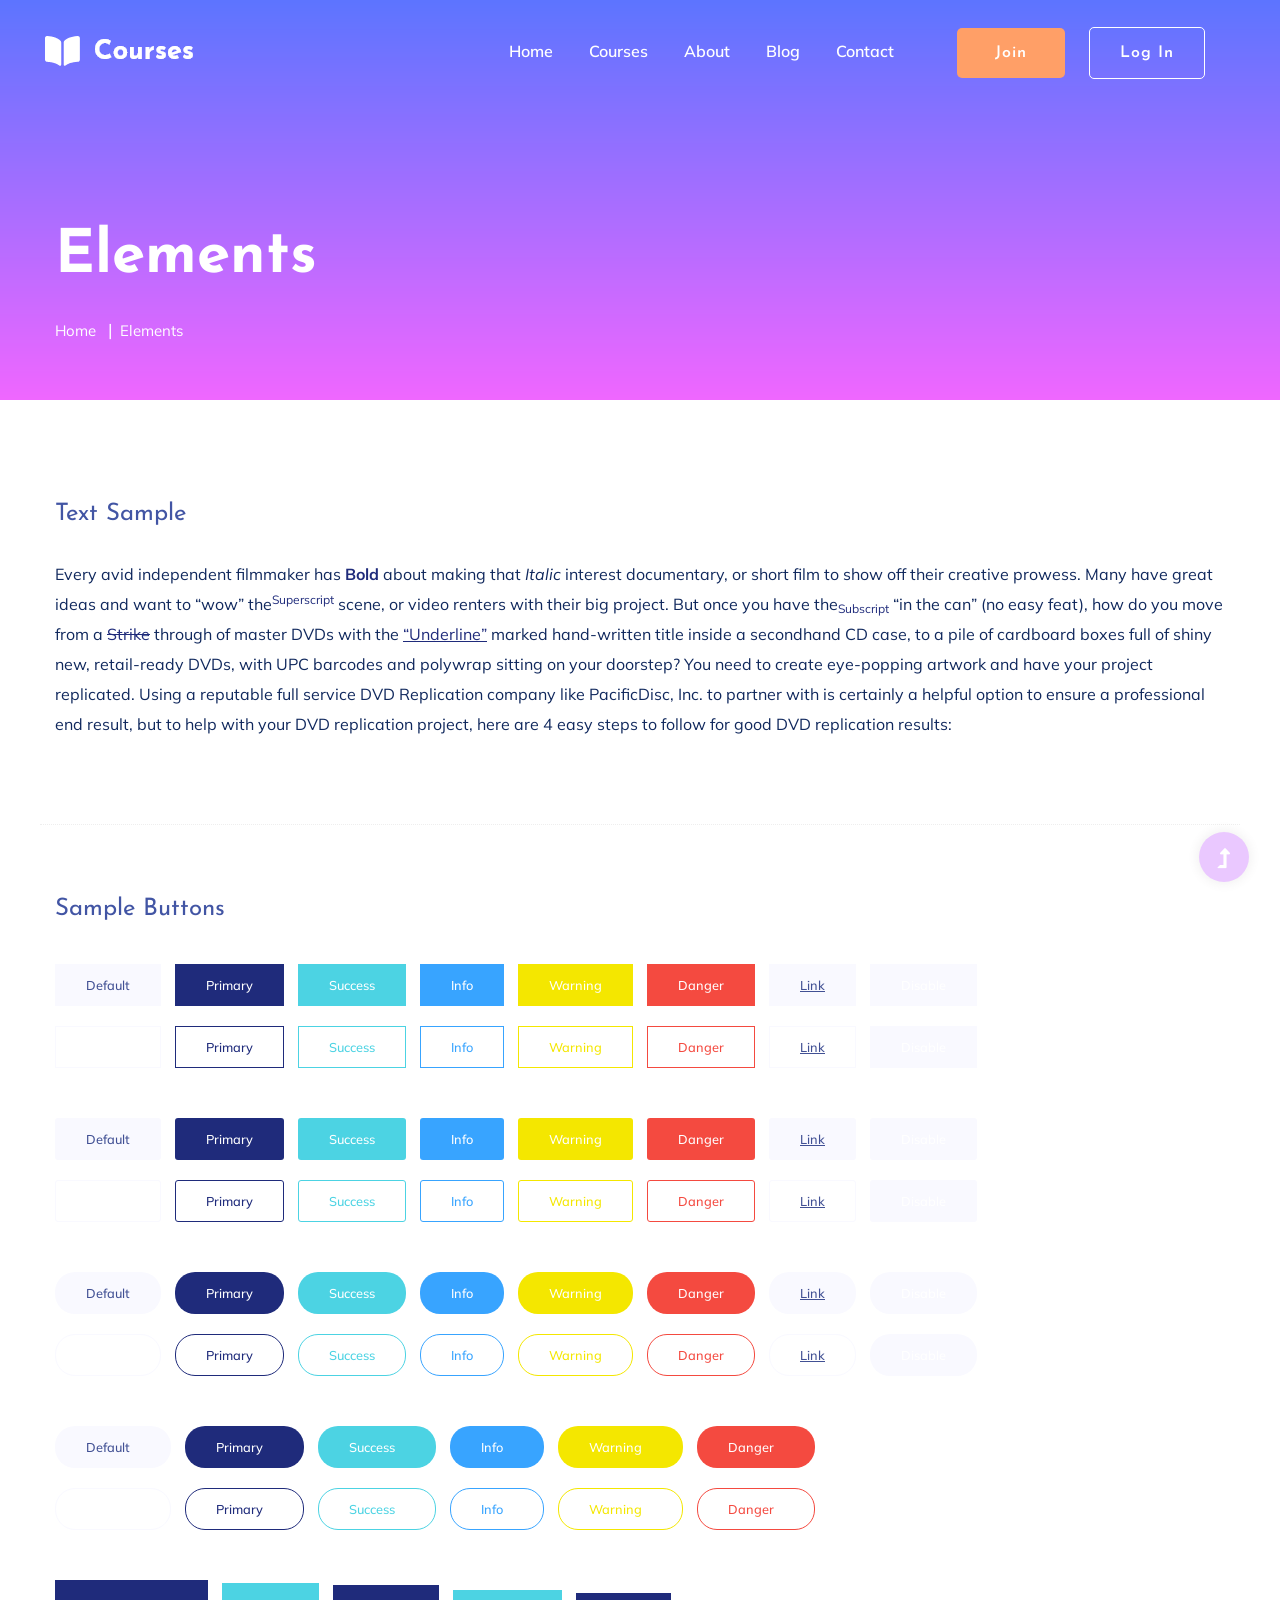
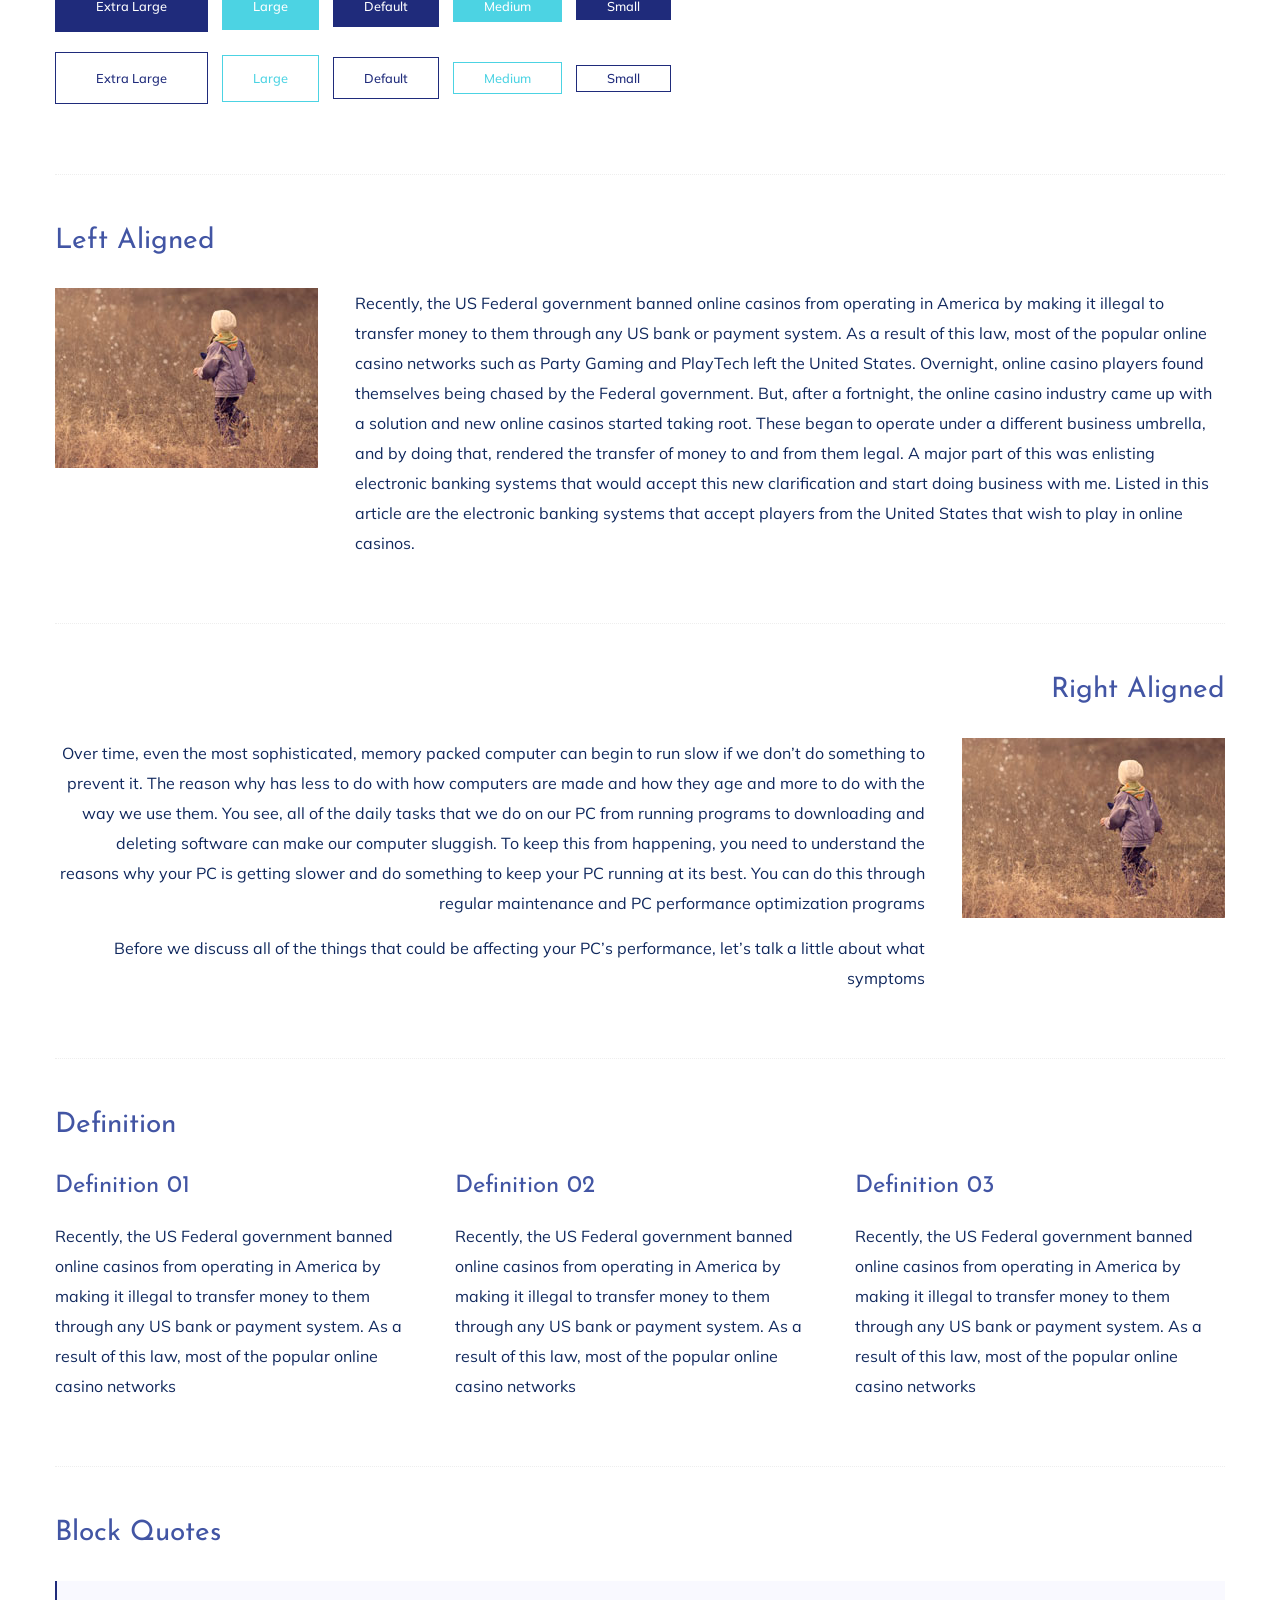
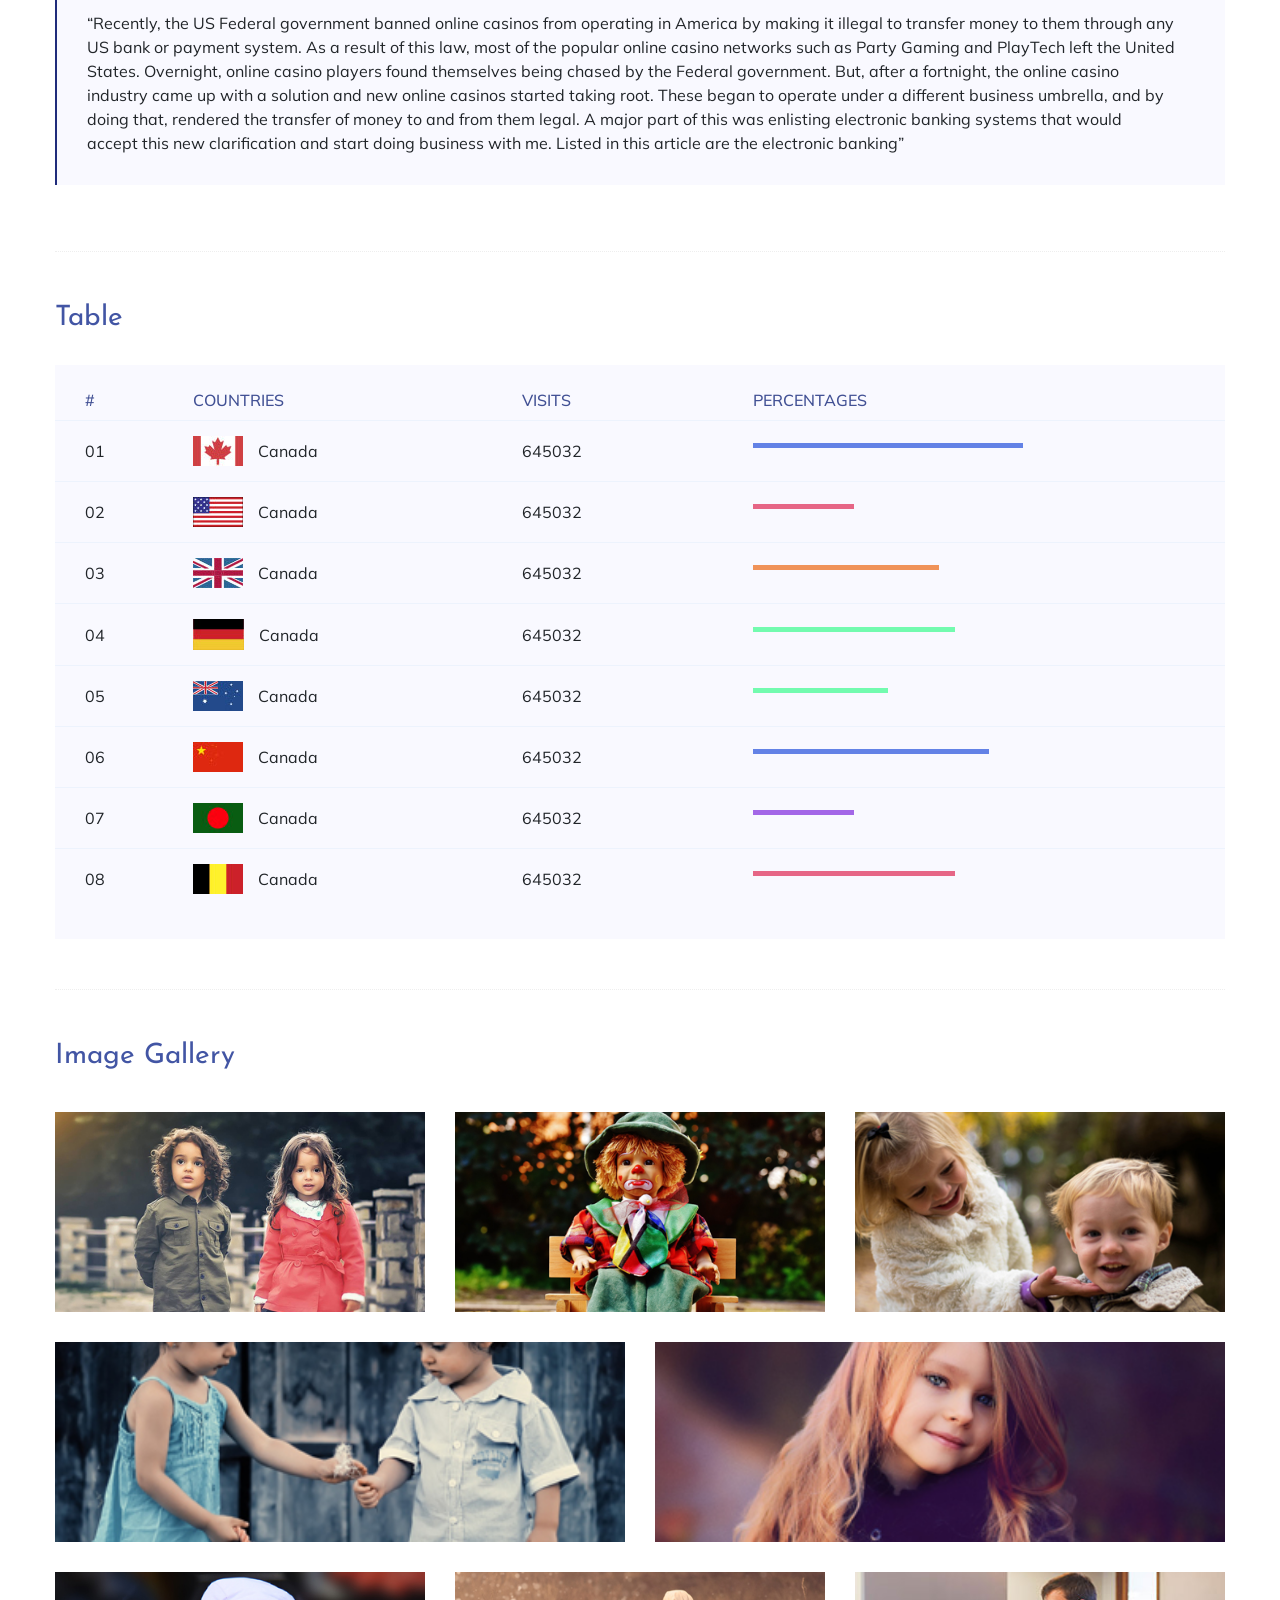
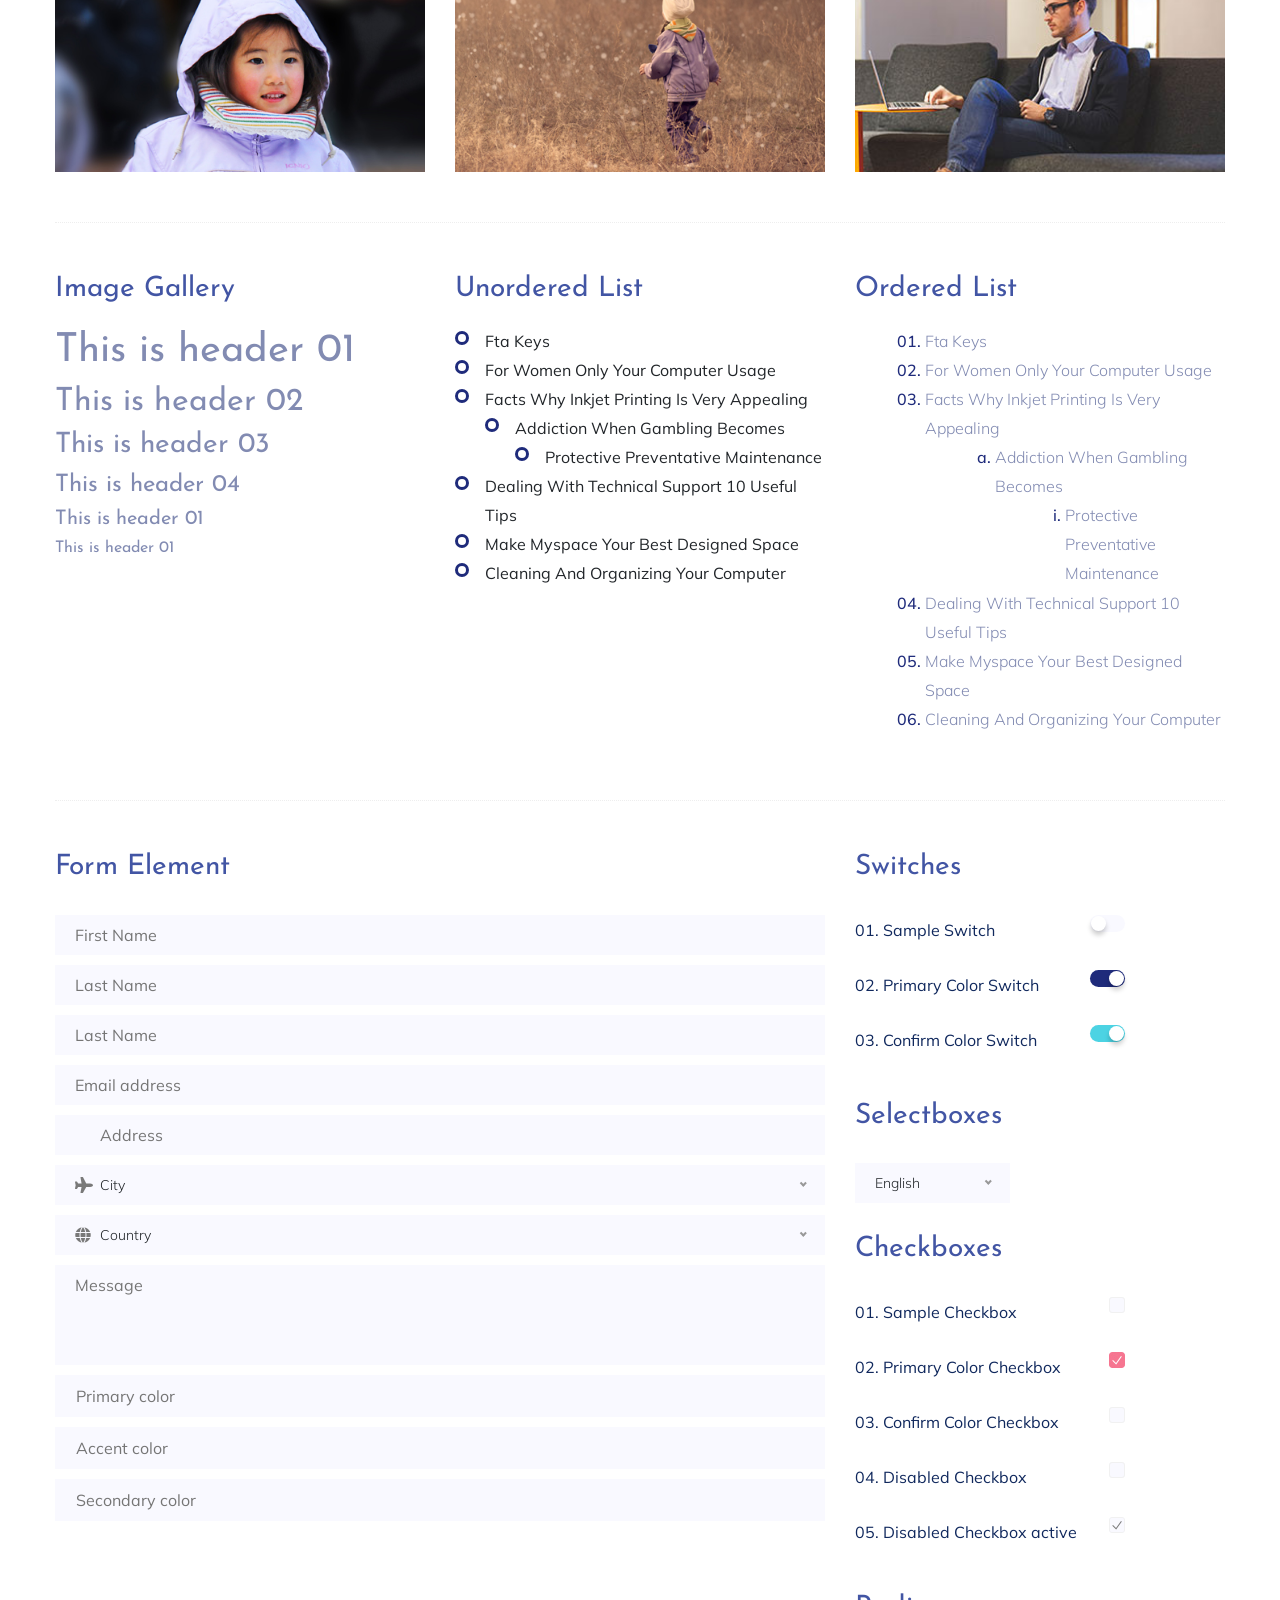
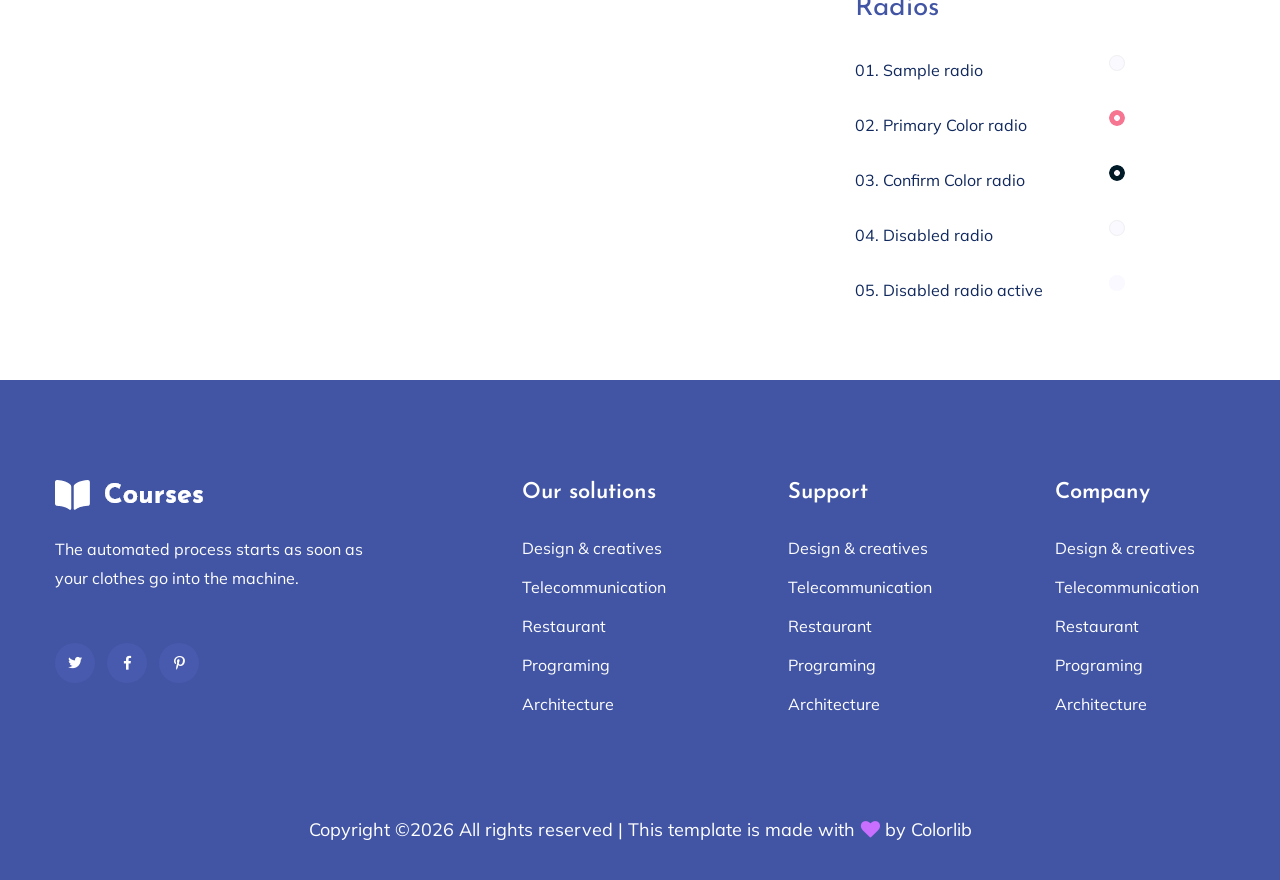
<file: elements.html>
<!doctype html>
<html class="no-js" lang="zxx">
<head>
	<meta charset="utf-8">
	<meta http-equiv="x-ua-compatible" content="ie=edge">
	<title>Courses | Education</title>
	<meta name="description" content="">
	<meta name="viewport" content="width=device-width, initial-scale=1">
	<link rel="shortcut icon" type="image/x-icon" href="assets/img/favicon.ico">

	<!-- CSS here -->
	<link rel="stylesheet" href="assets/css/bootstrap.min.css">
	<link rel="stylesheet" href="assets/css/owl.carousel.min.css">
	<link rel="stylesheet" href="assets/css/slicknav.css">
	<link rel="stylesheet" href="assets/css/animate.min.css">
	<link rel="stylesheet" href="assets/css/hamburgers.min.css">
	<link rel="stylesheet" href="assets/css/magnific-popup.css">
	<link rel="stylesheet" href="assets/css/fontawesome-all.min.css">
	<link rel="stylesheet" href="assets/css/themify-icons.css">
	<link rel="stylesheet" href="assets/css/slick.css">
	<link rel="stylesheet" href="assets/css/nice-select.css">
	<link rel="stylesheet" href="assets/css/style.css">
</head>
<body>
	<!--? Preloader Start -->
	<div id="preloader-active">
		<div class="preloader d-flex align-items-center justify-content-center">
			<div class="preloader-inner position-relative">
				<div class="preloader-circle"></div>
				<div class="preloader-img pere-text">
					<img src="assets/img/logo/loder.png" alt="">
				</div>
			</div>
		</div>
	</div>
	<!-- Preloader Start -->
	<!-- Header Start -->
	<div class="header-area header-transparent">
		<div class="main-header ">
			<div class="header-bottom  header-sticky">
				<div class="container-fluid">
					<div class="row align-items-center">
						<!-- Logo -->
						<div class="col-xl-2 col-lg-2">
							<div class="logo">
								<a href="index.html"><img src="assets/img/logo/logo.png" alt=""></a>
							</div>
						</div>
						<div class="col-xl-10 col-lg-10">
							<div class="menu-wrapper d-flex align-items-center justify-content-end">
								<!-- Main-menu -->
								<div class="main-menu d-none d-lg-block">
									<nav>
										<ul id="navigation">                                                                                          
											<li class="active" ><a href="index.html">Home</a></li>
											<li><a href="courses.html">Courses</a></li>
											<li><a href="about.html">About</a></li>
											<li><a href="#">Blog</a>
												<ul class="submenu">
													<li><a href="blog.html">Blog</a></li>
													<li><a href="blog_details.html">Blog Details</a></li>
													<li><a href="elements.html">Element</a></li>
												</ul>
											</li>
											<li><a href="contact.html">Contact</a></li>
											<!-- Button -->
											<li class="button-header margin-left "><a href="#" class="btn">Join</a></li>
											<li class="button-header"><a href="login.html" class="btn btn3">Log in</a></li>
										</ul>
									</nav>
								</div>
							</div>
						</div> 
						<!-- Mobile Menu -->
						<div class="col-12">
							<div class="mobile_menu d-block d-lg-none"></div>
						</div>
					</div>
				</div>
			</div>
		</div>
	</div>
	<!-- Header End -->
	<main>
		<!--? slider Area Start-->
		<section class="slider-area slider-area2">
			<div class="slider-active">
				<!-- Single Slider -->
				<div class="single-slider slider-height2">
					<div class="container">
						<div class="row">
							<div class="col-xl-8 col-lg-11 col-md-12">
								<div class="hero__caption hero__caption2">
									<h1 data-animation="bounceIn" data-delay="0.2s">Elements</h1>
									<!-- breadcrumb Start-->
									<nav aria-label="breadcrumb">
										<ol class="breadcrumb">
											<li class="breadcrumb-item"><a href="index.html">Home</a></li>
											<li class="breadcrumb-item"><a href="#">Elements</a></li> 
										</ol>
									</nav>
									<!-- breadcrumb End -->
								</div>
							</div>
						</div>
					</div>          
				</div>
			</div>
		</section>
		<!--? Start Sample Area -->
		<section class="sample-text-area">
			<div class="container box_1170">
				<h3 class="text-heading">Text Sample</h3>
				<p class="sample-text">
					Every avid independent filmmaker has <b>Bold</b> about making that <i>Italic</i> interest documentary,
					or short
					film to show off their creative prowess. Many have great ideas and want to “wow”
					the<sup>Superscript</sup> scene,
					or video renters with their big project. But once you have the<sub>Subscript</sub> “in the can” (no easy
					feat), how
					do you move from a <del>Strike</del> through of master DVDs with the <u>“Underline”</u> marked
					hand-written title
					inside a secondhand CD case, to a pile of cardboard boxes full of shiny new, retail-ready DVDs, with UPC
					barcodes
					and polywrap sitting on your doorstep? You need to create eye-popping artwork and have your project
					replicated.
					Using a reputable full service DVD Replication company like PacificDisc, Inc. to partner with is
					certainly a
					helpful option to ensure a professional end result, but to help with your DVD replication project, here
					are 4 easy
					steps to follow for good DVD replication results:
					
				</p>
			</div>
		</section>
		<!-- End Sample Area -->
		<!--? Start Button -->
		<section class="button-area">
			<div class="container box_1170 border-top-generic">
				<h3 class="text-heading">Sample Buttons</h3>
				<div class="button-group-area">
					<a href="#" class="genric-btn default">Default</a>
					<a href="#" class="genric-btn primary">Primary</a>
					<a href="#" class="genric-btn success">Success</a>
					<a href="#" class="genric-btn info">Info</a>
					<a href="#" class="genric-btn warning">Warning</a>
					<a href="#" class="genric-btn danger">Danger</a>
					<a href="#" class="genric-btn link">Link</a>
					<a href="#" class="genric-btn disable">Disable</a>
				</div>
				<div class="button-group-area mt-10">
					<a href="#" class="genric-btn default-border">Default</a>
					<a href="#" class="genric-btn primary-border">Primary</a>
					<a href="#" class="genric-btn success-border">Success</a>
					<a href="#" class="genric-btn info-border">Info</a>
					<a href="#" class="genric-btn warning-border">Warning</a>
					<a href="#" class="genric-btn danger-border">Danger</a>
					<a href="#" class="genric-btn link-border">Link</a>
					<a href="#" class="genric-btn disable">Disable</a>
				</div>
				<div class="button-group-area mt-40">
					<a href="#" class="genric-btn default radius">Default</a>
					<a href="#" class="genric-btn primary radius">Primary</a>
					<a href="#" class="genric-btn success radius">Success</a>
					<a href="#" class="genric-btn info radius">Info</a>
					<a href="#" class="genric-btn warning radius">Warning</a>
					<a href="#" class="genric-btn danger radius">Danger</a>
					<a href="#" class="genric-btn link radius">Link</a>
					<a href="#" class="genric-btn disable radius">Disable</a>
				</div>
				<div class="button-group-area mt-10">
					<a href="#" class="genric-btn default-border radius">Default</a>
					<a href="#" class="genric-btn primary-border radius">Primary</a>
					<a href="#" class="genric-btn success-border radius">Success</a>
					<a href="#" class="genric-btn info-border radius">Info</a>
					<a href="#" class="genric-btn warning-border radius">Warning</a>
					<a href="#" class="genric-btn danger-border radius">Danger</a>
					<a href="#" class="genric-btn link-border radius">Link</a>
					<a href="#" class="genric-btn disable radius">Disable</a>
				</div>
				<div class="button-group-area mt-40">
					<a href="#" class="genric-btn default circle">Default</a>
					<a href="#" class="genric-btn primary circle">Primary</a>
					<a href="#" class="genric-btn success circle">Success</a>
					<a href="#" class="genric-btn info circle">Info</a>
					<a href="#" class="genric-btn warning circle">Warning</a>
					<a href="#" class="genric-btn danger circle">Danger</a>
					<a href="#" class="genric-btn link circle">Link</a>
					<a href="#" class="genric-btn disable circle">Disable</a>
				</div>
				<div class="button-group-area mt-10">
					<a href="#" class="genric-btn default-border circle">Default</a>
					<a href="#" class="genric-btn primary-border circle">Primary</a>
					<a href="#" class="genric-btn success-border circle">Success</a>
					<a href="#" class="genric-btn info-border circle">Info</a>
					<a href="#" class="genric-btn warning-border circle">Warning</a>
					<a href="#" class="genric-btn danger-border circle">Danger</a>
					<a href="#" class="genric-btn link-border circle">Link</a>
					<a href="#" class="genric-btn disable circle">Disable</a>
				</div>
				<div class="button-group-area mt-40">
					<a href="#" class="genric-btn default circle arrow">Default<span class="lnr lnr-arrow-right"></span></a>
					<a href="#" class="genric-btn primary circle arrow">Primary<span class="lnr lnr-arrow-right"></span></a>
					<a href="#" class="genric-btn success circle arrow">Success<span class="lnr lnr-arrow-right"></span></a>
					<a href="#" class="genric-btn info circle arrow">Info<span class="lnr lnr-arrow-right"></span></a>
					<a href="#" class="genric-btn warning circle arrow">Warning<span class="lnr lnr-arrow-right"></span></a>
					<a href="#" class="genric-btn danger circle arrow">Danger<span class="lnr lnr-arrow-right"></span></a>
				</div>
				<div class="button-group-area mt-10">
					<a href="#" class="genric-btn default-border circle arrow">Default<span
						class="lnr lnr-arrow-right"></span></a>
						<a href="#" class="genric-btn primary-border circle arrow">Primary<span
							class="lnr lnr-arrow-right"></span></a>
							<a href="#" class="genric-btn success-border circle arrow">Success<span
								class="lnr lnr-arrow-right"></span></a>
								<a href="#" class="genric-btn info-border circle arrow">Info<span
									class="lnr lnr-arrow-right"></span></a>
									<a href="#" class="genric-btn warning-border circle arrow">Warning<span
										class="lnr lnr-arrow-right"></span></a>
										<a href="#" class="genric-btn danger-border circle arrow">Danger<span
											class="lnr lnr-arrow-right"></span></a>
										</div>
										<div class="button-group-area mt-40">
											<a href="#" class="genric-btn primary e-large">Extra Large</a>
											<a href="#" class="genric-btn success large">Large</a>
											<a href="#" class="genric-btn primary">Default</a>
											<a href="#" class="genric-btn success medium">Medium</a>
											<a href="#" class="genric-btn primary small">Small</a>
										</div>
										<div class="button-group-area mt-10">
											<a href="#" class="genric-btn primary-border e-large">Extra Large</a>
											<a href="#" class="genric-btn success-border large">Large</a>
											<a href="#" class="genric-btn primary-border">Default</a>
											<a href="#" class="genric-btn success-border medium">Medium</a>
											<a href="#" class="genric-btn primary-border small">Small</a>
										</div>
									</div>
								</section>
								<!-- End Button -->
								<!--? Start Align Area -->
								<div class="whole-wrap">
									<div class="container box_1170">
										<div class="section-top-border">
											<h3 class="mb-30">Left Aligned</h3>
											<div class="row">
												<div class="col-md-3">
													<img src="assets/img/elements/d.jpg" alt="" class="img-fluid">
												</div>
												<div class="col-md-9 mt-sm-20">
													<p>Recently, the US Federal government banned online casinos from operating in America by making
														it illegal to
														transfer money to them through any US bank or payment system. As a result of this law, most
														of the popular
														online casino networks such as Party Gaming and PlayTech left the United States. Overnight,
														online casino
														players found themselves being chased by the Federal government. But, after a fortnight, the
														online casino
														industry came up with a solution and new online casinos started taking root. These began to
														operate under a
														different business umbrella, and by doing that, rendered the transfer of money to and from
														them legal. A major
														part of this was enlisting electronic banking systems that would accept this new
														clarification and start doing
														business with me. Listed in this article are the electronic banking systems that accept
														players from the United
													States that wish to play in online casinos.</p>
												</div>
											</div>
										</div>
										<div class="section-top-border text-right">
											<h3 class="mb-30">Right Aligned</h3>
											<div class="row">
												<div class="col-md-9">
													<p class="text-right">Over time, even the most sophisticated, memory packed computer can begin
														to run slow if we
														don’t do something to prevent it. The reason why has less to do with how computers are made
														and how they age and
														more to do with the way we use them. You see, all of the daily tasks that we do on our PC
														from running programs
														to downloading and deleting software can make our computer sluggish. To keep this from
														happening, you need to
														understand the reasons why your PC is getting slower and do something to keep your PC
														running at its best. You
													can do this through regular maintenance and PC performance optimization programs</p>
													<p class="text-right">Before we discuss all of the things that could be affecting your PC’s
														performance, let’s
													talk a little about what symptoms</p>
												</div>
												<div class="col-md-3">
													<img src="assets/img/elements/d.jpg" alt="" class="img-fluid">
												</div>
											</div>
										</div>
										<div class="section-top-border">
											<h3 class="mb-30">Definition</h3>
											<div class="row">
												<div class="col-md-4">
													<div class="single-defination">
														<h4 class="mb-20">Definition 01</h4>
														<p>Recently, the US Federal government banned online casinos from operating in America by
															making it illegal to
															transfer money to them through any US bank or payment system. As a result of this law,
															most of the popular
														online casino networks</p>
													</div>
												</div>
												<div class="col-md-4">
													<div class="single-defination">
														<h4 class="mb-20">Definition 02</h4>
														<p>Recently, the US Federal government banned online casinos from operating in America by
															making it illegal to
															transfer money to them through any US bank or payment system. As a result of this law,
															most of the popular
														online casino networks</p>
													</div>
												</div>
												<div class="col-md-4">
													<div class="single-defination">
														<h4 class="mb-20">Definition 03</h4>
														<p>Recently, the US Federal government banned online casinos from operating in America by
															making it illegal to
															transfer money to them through any US bank or payment system. As a result of this law,
															most of the popular
														online casino networks</p>
													</div>
												</div>
											</div>
										</div>
										<div class="section-top-border">
											<h3 class="mb-30">Block Quotes</h3>
											<div class="row">
												<div class="col-lg-12">
													<blockquote class="generic-blockquote">
														“Recently, the US Federal government banned online casinos from operating in America by
														making it illegal to
														transfer money to them through any US bank or payment system. As a result of this law, most
														of the popular
														online casino networks such as Party Gaming and PlayTech left the United States. Overnight,
														online casino
														players found themselves being chased by the Federal government. But, after a fortnight, the
														online casino
														industry came up with a solution and new online casinos started taking root. These began to
														operate under a
														different business umbrella, and by doing that, rendered the transfer of money to and from
														them legal. A major
														part of this was enlisting electronic banking systems that would accept this new
														clarification and start doing
														business with me. Listed in this article are the electronic banking”
													</blockquote>
												</div>
											</div>
										</div>
										<div class="section-top-border">
											<h3 class="mb-30">Table</h3>
											<div class="progress-table-wrap">
												<div class="progress-table">
													<div class="table-head">
														<div class="serial">#</div>
														<div class="country">Countries</div>
														<div class="visit">Visits</div>
														<div class="percentage">Percentages</div>
													</div>
													<div class="table-row">
														<div class="serial">01</div>
														<div class="country"> <img src="assets/img/elements/f1.jpg" alt="flag">Canada</div>
														<div class="visit">645032</div>
														<div class="percentage">
															<div class="progress">
																<div class="progress-bar color-1" role="progressbar" style="width: 80%"
																aria-valuenow="80" aria-valuemin="0" aria-valuemax="100"></div>
															</div>
														</div>
													</div>
													<div class="table-row">
														<div class="serial">02</div>
														<div class="country"> <img src="assets/img/elements/f2.jpg" alt="flag">Canada</div>
														<div class="visit">645032</div>
														<div class="percentage">
															<div class="progress">
																<div class="progress-bar color-2" role="progressbar" style="width: 30%"
																aria-valuenow="30" aria-valuemin="0" aria-valuemax="100"></div>
															</div>
														</div>
													</div>
													<div class="table-row">
														<div class="serial">03</div>
														<div class="country"> <img src="assets/img/elements/f3.jpg" alt="flag">Canada</div>
														<div class="visit">645032</div>
														<div class="percentage">
															<div class="progress">
																<div class="progress-bar color-3" role="progressbar" style="width: 55%"
																aria-valuenow="55" aria-valuemin="0" aria-valuemax="100"></div>
															</div>
														</div>
													</div>
													<div class="table-row">
														<div class="serial">04</div>
														<div class="country"> <img src="assets/img/elements/f4.jpg" alt="flag">Canada</div>
														<div class="visit">645032</div>
														<div class="percentage">
															<div class="progress">
																<div class="progress-bar color-4" role="progressbar" style="width: 60%"
																aria-valuenow="60" aria-valuemin="0" aria-valuemax="100"></div>
															</div>
														</div>
													</div>
													<div class="table-row">
														<div class="serial">05</div>
														<div class="country"> <img src="assets/img/elements/f5.jpg" alt="flag">Canada</div>
														<div class="visit">645032</div>
														<div class="percentage">
															<div class="progress">
																<div class="progress-bar color-5" role="progressbar" style="width: 40%"
																aria-valuenow="40" aria-valuemin="0" aria-valuemax="100"></div>
															</div>
														</div>
													</div>
													<div class="table-row">
														<div class="serial">06</div>
														<div class="country"> <img src="assets/img/elements/f6.jpg" alt="flag">Canada</div>
														<div class="visit">645032</div>
														<div class="percentage">
															<div class="progress">
																<div class="progress-bar color-6" role="progressbar" style="width: 70%"
																aria-valuenow="70" aria-valuemin="0" aria-valuemax="100"></div>
															</div>
														</div>
													</div>
													<div class="table-row">
														<div class="serial">07</div>
														<div class="country"> <img src="assets/img/elements/f7.jpg" alt="flag">Canada</div>
														<div class="visit">645032</div>
														<div class="percentage">
															<div class="progress">
																<div class="progress-bar color-7" role="progressbar" style="width: 30%"
																aria-valuenow="30" aria-valuemin="0" aria-valuemax="100"></div>
															</div>
														</div>
													</div>
													<div class="table-row">
														<div class="serial">08</div>
														<div class="country"> <img src="assets/img/elements/f8.jpg" alt="flag">Canada</div>
														<div class="visit">645032</div>
														<div class="percentage">
															<div class="progress">
																<div class="progress-bar color-8" role="progressbar" style="width: 60%"
																aria-valuenow="60" aria-valuemin="0" aria-valuemax="100"></div>
															</div>
														</div>
													</div>
												</div>
											</div>
										</div>
										<div class="section-top-border">
											<h3>Image Gallery</h3>
											<div class="row gallery-item">
												<div class="col-md-4">
													<a href="assets/img/elements/g1.jpg" class="img-pop-up">
														<div class="single-gallery-image" style="background: url(assets/img/elements/g1.jpg);"></div>
													</a>
												</div>
												<div class="col-md-4">
													<a href="assets/img/elements/g2.jpg" class="img-pop-up">
														<div class="single-gallery-image" style="background: url(assets/img/elements/g2.jpg);"></div>
													</a>
												</div>
												<div class="col-md-4">
													<a href="assets/img/elements/g3.jpg" class="img-pop-up">
														<div class="single-gallery-image" style="background: url(assets/img/elements/g3.jpg);"></div>
													</a>
												</div>
												<div class="col-md-6">
													<a href="assets/img/elements/g4.jpg" class="img-pop-up">
														<div class="single-gallery-image" style="background: url(assets/img/elements/g4.jpg);"></div>
													</a>
												</div>
												<div class="col-md-6">
													<a href="assets/img/elements/g5.jpg" class="img-pop-up">
														<div class="single-gallery-image" style="background: url(assets/img/elements/g5.jpg);"></div>
													</a>
												</div>
												<div class="col-md-4">
													<a href="assets/img/elements/g6.jpg" class="img-pop-up">
														<div class="single-gallery-image" style="background: url(assets/img/elements/g6.jpg);"></div>
													</a>
												</div>
												<div class="col-md-4">
													<a href="assets/img/elements/g7.jpg" class="img-pop-up">
														<div class="single-gallery-image" style="background: url(assets/img/elements/g7.jpg);"></div>
													</a>
												</div>
												<div class="col-md-4">
													<a href="assets/img/elements/g8.jpg" class="img-pop-up">
														<div class="single-gallery-image" style="background: url(assets/img/elements/g8.jpg);"></div>
													</a>
												</div>
											</div>
										</div>
										<div class="section-top-border">
											<div class="row">
												<div class="col-md-4">
													<h3 class="mb-20">Image Gallery</h3>
													<div class="typography">
														<h1>This is header 01</h1>
														<h2>This is header 02</h2>
														<h3>This is header 03</h3>
														<h4>This is header 04</h4>
														<h5>This is header 01</h5>
														<h6>This is header 01</h6>
													</div>
												</div>
												<div class="col-md-4 mt-sm-30">
													<h3 class="mb-20">Unordered List</h3>
													<div class="">
														<ul class="unordered-list">
															<li>Fta Keys</li>
															<li>For Women Only Your Computer Usage</li>
															<li>Facts Why Inkjet Printing Is Very Appealing
																<ul>
																	<li>Addiction When Gambling Becomes
																		<ul>
																			<li>Protective Preventative Maintenance</li>
																		</ul>
																	</li>
																</ul>
															</li>
															<li>Dealing With Technical Support 10 Useful Tips</li>
															<li>Make Myspace Your Best Designed Space</li>
															<li>Cleaning And Organizing Your Computer</li>
														</ul>
													</div>
												</div>
												<div class="col-md-4 mt-sm-30">
													<h3 class="mb-20">Ordered List</h3>
													<div class="">
														<ol class="ordered-list">
															<li><span>Fta Keys</span></li>
															<li><span>For Women Only Your Computer Usage</span></li>
															<li><span>Facts Why Inkjet Printing Is Very Appealing</span>
																<ol class="ordered-list-alpha">
																	<li><span>Addiction When Gambling Becomes</span>
																		<ol class="ordered-list-roman">
																			<li><span>Protective Preventative Maintenance</span></li>
																		</ol>
																	</li>
																</ol>
															</li>
															<li><span>Dealing With Technical Support 10 Useful Tips</span></li>
															<li><span>Make Myspace Your Best Designed Space</span></li>
															<li><span>Cleaning And Organizing Your Computer</span></li>
														</ol>
													</div>
												</div>
											</div>
										</div>
										<div class="section-top-border">
											<div class="row">
												<div class="col-lg-8 col-md-8">
													<h3 class="mb-30">Form Element</h3>
													<form action="#">
														<div class="mt-10">
															<input type="text" name="first_name" placeholder="First Name"
															onfocus="this.placeholder = ''" onblur="this.placeholder = 'First Name'" required
															class="single-input">
														</div>
														<div class="mt-10">
															<input type="text" name="last_name" placeholder="Last Name"
															onfocus="this.placeholder = ''" onblur="this.placeholder = 'Last Name'" required
															class="single-input">
														</div>
														<div class="mt-10">
															<input type="text" name="last_name" placeholder="Last Name"
															onfocus="this.placeholder = ''" onblur="this.placeholder = 'Last Name'" required
															class="single-input">
														</div>
														<div class="mt-10">
															<input type="email" name="EMAIL" placeholder="Email address"
															onfocus="this.placeholder = ''" onblur="this.placeholder = 'Email address'" required
															class="single-input">
														</div>
														<div class="input-group-icon mt-10">
															<div class="icon"><i class="fa fa-thumb-tack" aria-hidden="true"></i></div>
															<input type="text" name="address" placeholder="Address" onfocus="this.placeholder = ''"
															onblur="this.placeholder = 'Address'" required class="single-input">
														</div>
														<div class="input-group-icon mt-10">
															<div class="icon"><i class="fa fa-plane" aria-hidden="true"></i></div>
															<div class="form-select" id="default-select"">
																<select>
																	<option value=" 1">City</option>
																	<option value="1">Dhaka</option>
																	<option value="1">Dilli</option>
																	<option value="1">Newyork</option>
																	<option value="1">Islamabad</option>
																</select>
															</div>
														</div>
														<div class="input-group-icon mt-10">
															<div class="icon"><i class="fa fa-globe" aria-hidden="true"></i></div>
															<div class="form-select" id="default-select"">
																<select>
																	<option value=" 1">Country</option>
																	<option value="1">Bangladesh</option>
																	<option value="1">India</option>
																	<option value="1">England</option>
																	<option value="1">Srilanka</option>
																</select>
															</div>
														</div>
														
														<div class="mt-10">
															<textarea class="single-textarea" placeholder="Message" onfocus="this.placeholder = ''"
															onblur="this.placeholder = 'Message'" required></textarea>
														</div>
														<div class="mt-10">
															<input type="text" name="first_name" placeholder="Primary color"
															onfocus="this.placeholder = ''" onblur="this.placeholder = 'Primary color'" required
															class="single-input-primary">
														</div>
														<div class="mt-10">
															<input type="text" name="first_name" placeholder="Accent color"
															onfocus="this.placeholder = ''" onblur="this.placeholder = 'Accent color'" required
															class="single-input-accent">
														</div>
														<div class="mt-10">
															<input type="text" name="first_name" placeholder="Secondary color"
															onfocus="this.placeholder = ''" onblur="this.placeholder = 'Secondary color'"
															required class="single-input-secondary">
														</div>
													</form>
												</div>
												<div class="col-lg-3 col-md-4 mt-sm-30">
													<div class="single-element-widget">
														<h3 class="mb-30">Switches</h3>
														<div class="switch-wrap d-flex justify-content-between">
															<p>01. Sample Switch</p>
															<div class="primary-switch">
																<input type="checkbox" id="default-switch">
																<label for="default-switch"></label>
															</div>
														</div>
														<div class="switch-wrap d-flex justify-content-between">
															<p>02. Primary Color Switch</p>
															<div class="primary-switch">
																<input type="checkbox" id="primary-switch" checked>
																<label for="primary-switch"></label>
															</div>
														</div>
														<div class="switch-wrap d-flex justify-content-between">
															<p>03. Confirm Color Switch</p>
															<div class="confirm-switch">
																<input type="checkbox" id="confirm-switch" checked>
																<label for="confirm-switch"></label>
															</div>
														</div>
													</div>
													<div class="single-element-widget mt-30">
														<h3 class="mb-30">Selectboxes</h3>
														<div class="default-select" id="default-select"">
															<select>
																<option value=" 1">English</option>
																<option value="1">Spanish</option>
																<option value="1">Arabic</option>
																<option value="1">Portuguise</option>
																<option value="1">Bengali</option>
															</select>
														</div>
													</div>
													<div class="single-element-widget mt-30">
														<h3 class="mb-30">Checkboxes</h3>
														<div class="switch-wrap d-flex justify-content-between">
															<p>01. Sample Checkbox</p>
															<div class="primary-checkbox">
																<input type="checkbox" id="default-checkbox">
																<label for="default-checkbox"></label>
															</div>
														</div>
														<div class="switch-wrap d-flex justify-content-between">
															<p>02. Primary Color Checkbox</p>
															<div class="primary-checkbox">
																<input type="checkbox" id="primary-checkbox" checked>
																<label for="primary-checkbox"></label>
															</div>
														</div>
														<div class="switch-wrap d-flex justify-content-between">
															<p>03. Confirm Color Checkbox</p>
															<div class="confirm-checkbox">
																<input type="checkbox" id="confirm-checkbox">
																<label for="confirm-checkbox"></label>
															</div>
														</div>
														<div class="switch-wrap d-flex justify-content-between">
															<p>04. Disabled Checkbox</p>
															<div class="disabled-checkbox">
																<input type="checkbox" id="disabled-checkbox" disabled>
																<label for="disabled-checkbox"></label>
															</div>
														</div>
														<div class="switch-wrap d-flex justify-content-between">
															<p>05. Disabled Checkbox active</p>
															<div class="disabled-checkbox">
																<input type="checkbox" id="disabled-checkbox-active" checked disabled>
																<label for="disabled-checkbox-active"></label>
															</div>
														</div>
													</div>
													<div class="single-element-widget mt-30">
														<h3 class="mb-30">Radios</h3>
														<div class="switch-wrap d-flex justify-content-between">
															<p>01. Sample radio</p>
															<div class="primary-radio">
																<input type="checkbox" id="default-radio">
																<label for="default-radio"></label>
															</div>
														</div>
														<div class="switch-wrap d-flex justify-content-between">
															<p>02. Primary Color radio</p>
															<div class="primary-radio">
																<input type="checkbox" id="primary-radio" checked>
																<label for="primary-radio"></label>
															</div>
														</div>
														<div class="switch-wrap d-flex justify-content-between">
															<p>03. Confirm Color radio</p>
															<div class="confirm-radio">
																<input type="checkbox" id="confirm-radio" checked>
																<label for="confirm-radio"></label>
															</div>
														</div>
														<div class="switch-wrap d-flex justify-content-between">
															<p>04. Disabled radio</p>
															<div class="disabled-radio">
																<input type="checkbox" id="disabled-radio" disabled>
																<label for="disabled-radio"></label>
															</div>
														</div>
														<div class="switch-wrap d-flex justify-content-between">
															<p>05. Disabled radio active</p>
															<div class="disabled-radio">
																<input type="checkbox" id="disabled-radio-active" checked disabled>
																<label for="disabled-radio-active"></label>
															</div>
														</div>
													</div>
												</div>
											</div>
										</div>
									</div>
								</div>
								<!-- End Align Area -->
							</main>
							<footer>
								<div class="footer-wrappper footer-bg">
									<!-- Footer Start-->
									<div class="footer-area footer-padding">
										<div class="container">
											<div class="row justify-content-between">
												<div class="col-xl-4 col-lg-5 col-md-4 col-sm-6">
													<div class="single-footer-caption mb-50">
														<div class="single-footer-caption mb-30">
															<!-- logo -->
															<div class="footer-logo mb-25">
																<a href="index.html"><img src="assets/img/logo/logo2_footer.png" alt=""></a>
															</div>
															<div class="footer-tittle">
																<div class="footer-pera">
																	<p>The automated process starts as soon as your clothes go into the machine.</p>
																</div>
															</div>
															<!-- social -->
															<div class="footer-social">
																<a href="#"><i class="fab fa-twitter"></i></a>
																<a href="https://bit.ly/sai4ull"><i class="fab fa-facebook-f"></i></a>
																<a href="#"><i class="fab fa-pinterest-p"></i></a>
															</div>
														</div>
													</div>
												</div>
												<div class="col-xl-2 col-lg-3 col-md-4 col-sm-5">
													<div class="single-footer-caption mb-50">
														<div class="footer-tittle">
															<h4>Our solutions</h4>
															<ul>
																<li><a href="#">Design & creatives</a></li>
																<li><a href="#">Telecommunication</a></li>
																<li><a href="#">Restaurant</a></li>
																<li><a href="#">Programing</a></li>
																<li><a href="#">Architecture</a></li>
															</ul>
														</div>
													</div>
												</div>
												<div class="col-xl-2 col-lg-4 col-md-4 col-sm-6">
													<div class="single-footer-caption mb-50">
														<div class="footer-tittle">
															<h4>Support</h4>
															<ul>
																<li><a href="#">Design & creatives</a></li>
																<li><a href="#">Telecommunication</a></li>
																<li><a href="#">Restaurant</a></li>
																<li><a href="#">Programing</a></li>
																<li><a href="#">Architecture</a></li>
															</ul>
														</div>
													</div>
												</div>
												<div class="col-xl-2 col-lg-3 col-md-4 col-sm-6">
													<div class="single-footer-caption mb-50">
														<div class="footer-tittle">
															<h4>Company</h4>
															<ul>
																<li><a href="#">Design & creatives</a></li>
																<li><a href="#">Telecommunication</a></li>
																<li><a href="#">Restaurant</a></li>
																<li><a href="#">Programing</a></li>
																<li><a href="#">Architecture</a></li>
															</ul>
														</div>
													</div>
												</div>
											</div>
										</div>
									</div>
									<!-- footer-bottom area -->
									<div class="footer-bottom-area">
										<div class="container">
											<div class="footer-border">
												<div class="row d-flex align-items-center">
													<div class="col-xl-12 ">
														<div class="footer-copy-right text-center">
															<p><!-- Link back to Colorlib can't be removed. Template is licensed under CC BY 3.0. -->
																Copyright &copy;<script>document.write(new Date().getFullYear());</script> All rights reserved | This template is made with <i class="fa fa-heart" aria-hidden="true"></i> by <a href="https://colorlib.com" target="_blank">Colorlib</a>
																<!-- Link back to Colorlib can't be removed. Template is licensed under CC BY 3.0. --></p>
															</div>
														</div>
													</div>
												</div>
											</div>
										</div>
										<!-- Footer End-->
									</div>
								</footer> 
								<!-- Scroll Up -->
								<div id="back-top" >
									<a title="Go to Top" href="#"> <i class="fas fa-level-up-alt"></i></a>
								</div>
								<!-- JS here -->

								<script src="./assets/js/vendor/modernizr-3.5.0.min.js"></script>
								<!-- Jquery, Popper, Bootstrap -->
								<script src="./assets/js/vendor/jquery-1.12.4.min.js"></script>
								<script src="./assets/js/popper.min.js"></script>
								<script src="./assets/js/bootstrap.min.js"></script>
								<!-- Jquery Mobile Menu -->
								<script src="./assets/js/jquery.slicknav.min.js"></script>

								<!-- Jquery Slick , Owl-Carousel Plugins -->
								<script src="./assets/js/owl.carousel.min.js"></script>
								<script src="./assets/js/slick.min.js"></script>
								<!-- One Page, Animated-HeadLin -->
								<script src="./assets/js/wow.min.js"></script>
								<script src="./assets/js/animated.headline.js"></script>
								<script src="./assets/js/jquery.magnific-popup.js"></script>

								<!-- Date Picker -->
								<script src="./assets/js/gijgo.min.js"></script>
								<!-- Nice-select, sticky -->
								<script src="./assets/js/jquery.nice-select.min.js"></script>
								<script src="./assets/js/jquery.sticky.js"></script>
								
								<!-- counter , waypoint,Hover Direction -->
								<script src="./assets/js/jquery.counterup.min.js"></script>
								<script src="./assets/js/waypoints.min.js"></script>
								<script src="./assets/js/jquery.countdown.min.js"></script>
								<script src="./assets/js/hover-direction-snake.min.js"></script>

								<!-- contact js -->
								<script src="./assets/js/contact.js"></script>
								<script src="./assets/js/jquery.form.js"></script>
								<script src="./assets/js/jquery.validate.min.js"></script>
								<script src="./assets/js/mail-script.js"></script>
								<script src="./assets/js/jquery.ajaxchimp.min.js"></script>
								
								<!-- Jquery Plugins, main Jquery -->	
								<script src="./assets/js/plugins.js"></script>
								<script src="./assets/js/main.js"></script>
								
							</body>
							</html>
</file>
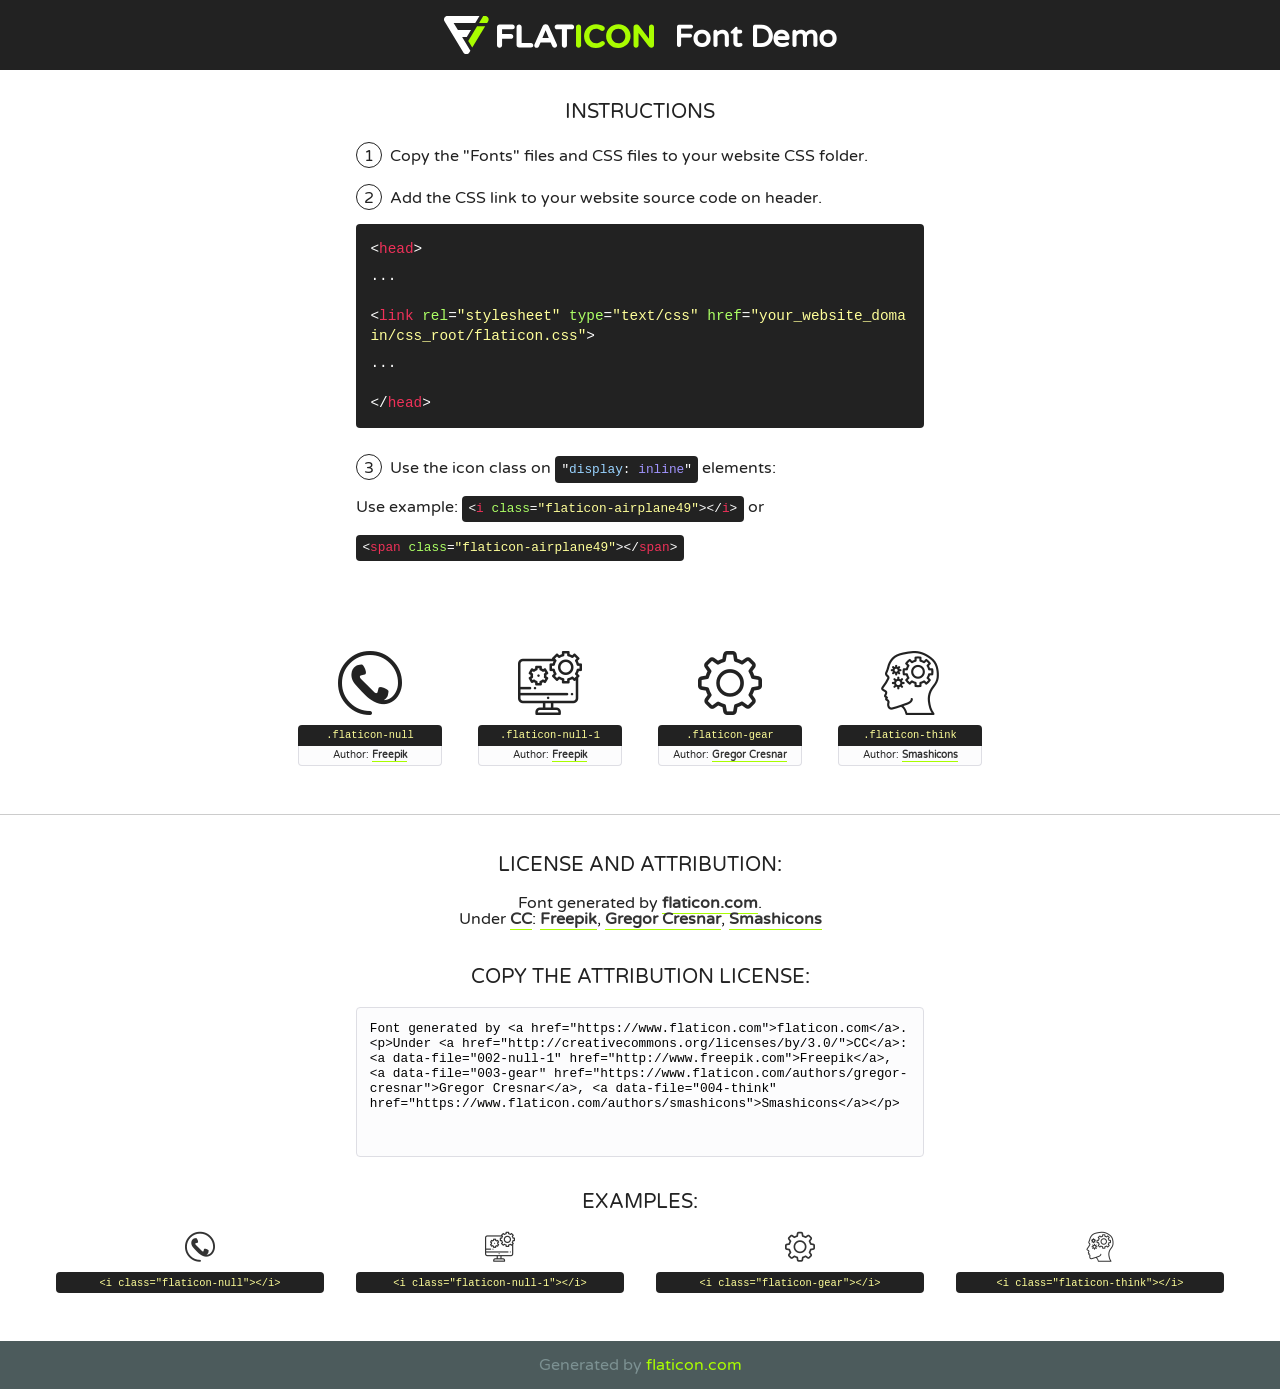
<file: fonts/flaticon.html>
<!DOCTYPE html>
<!--
  Flaticon icon font: Flaticon
  Creation date: 02/06/2020 05:24
-->
<html>
<!DOCTYPE html>
<html>

<head>
    <title>Flaticon WebFont</title>
    <link href="http://fonts.googleapis.com/css?family=Varela+Round" rel="stylesheet" type="text/css" />
    <link rel="stylesheet" type="text/css" href="flaticon.css">
    <meta charset="UTF-8">
    <style>
    html, body, div, span, applet, object, iframe,
    h1, h2, h3, h4, h5, h6, p, blockquote, pre,
    a, abbr, acronym, address, big, cite, code,
    del, dfn, em, img, ins, kbd, q, s, samp,
    small, strike, strong, sub, sup, tt, var,
    b, u, i, center,
    dl, dt, dd, ol, ul, li,
    fieldset, form, label, legend,
    table, caption, tbody, tfoot, thead, tr, th, td,
    article, aside, canvas, details, embed, 
    figure, figcaption, footer, header, hgroup, 
    menu, nav, output, ruby, section, summary,
    time, mark, audio, video {
        margin: 0;
        padding: 0;
        border: 0;
        font-size: 100%;
        font: inherit;
        vertical-align: baseline;
    }
    /* HTML5 display-role reset for older browsers */
    article, aside, details, figcaption, figure, 
    footer, header, hgroup, menu, nav, section {
        display: block;
    }
    body {
        line-height: 1;
    }
    ol, ul {
        list-style: none;
    }
    blockquote, q {
        quotes: none;
    }
    blockquote:before, blockquote:after,
    q:before, q:after {
        content: '';
        content: none;
    }
    table {
        border-collapse: collapse;
        border-spacing: 0;
    }
    body {
        font-family: 'Varela Round', Helvetica, Arial, sans-serif;
        font-size: 16px;
        color: #222;
    }
    a {
        color: #333;
        border-bottom: 1px solid #a9fd00;
        font-weight: bold;
        text-decoration: none;
    }
    * {
        -moz-box-sizing: border-box;
        -webkit-box-sizing: border-box;
        box-sizing: border-box;
        margin: 0;
        padding: 0;
    }
    [class^="flaticon-"]:before, [class*=" flaticon-"]:before, [class^="flaticon-"]:after, [class*=" flaticon-"]:after {
        font-family: Flaticon;
        font-size: 30px;
        font-style: normal;
        margin-left: 20px;
        color: #333;
    }
    .wrapper {
        max-width: 600px;
        margin: auto;
        padding: 0 1em;
    }
    .title {
        font-size: 1.25em;
        text-align: center;
        margin-bottom: 1em;
        text-transform: uppercase;
    }
    header {
        text-align: center;
        background-color: #222;
        color: #fff;
        padding: 1em;
    }
    header .logo {
        width: 210px;
        height: 38px;
        display: inline-block;
        vertical-align: middle;
        margin-right: 1em;
        border: none;
    }
    header strong {
        font-size: 1.95em;
        font-weight: bold;
        vertical-align: middle;
        margin-top: 5px;
        display: inline-block;
    }
    .demo {
        margin: 2em auto;
        line-height: 1.25em;
    }
    .demo ul li {
        margin-bottom: 1em;
    }
    .demo ul li .num {
        color: #222;
        border-radius: 20px;
        display: inline-block;
        width: 26px;
        padding: 3px;
        height: 26px;
        text-align: center;
        margin-right: 0.5em;
        border: 1px solid #222;
    }
    .demo ul li code {
        background-color: #222;
        border-radius: 4px;
        padding: 0.25em 0.5em;
        display: inline-block;
        color: #fff;
        font-family: Consolas,Monaco,Lucida Console,Liberation Mono,DejaVu Sans Mono,Bitstream Vera Sans Mono,Courier New, monospace;
        font-weight: lighter;
        margin-top: 1em;
        font-size: 0.8em;
        word-break: break-all;
    }
    .demo ul li code.big {
        padding: 1em;
        font-size: 0.9em;
    }
    .demo ul li code .red {
        color: #EF3159;
    }
    .demo ul li code .green {
        color: #ACFF65;
    }
    .demo ul li code .yellow {
        color: #FFFF99;
    }
    .demo ul li code .blue {
        color: #99D3FF;
    }
    .demo ul li code .purple {
        color: #A295FF;
    }
    .demo ul li code .dots {
        margin-top: 0.5em;
        display: block;
    }
    #glyphs {
        border-bottom: 1px solid #ccc;
        padding: 2em 0;
        text-align: center;
    }
    .glyph {
        display: inline-block;
        width: 9em;
        margin: 1em;
        text-align: center;
        vertical-align: top;
        background: #FFF;
    }
    .glyph .glyph-icon {
        padding: 10px;
        display: block;
        font-family:"Flaticon";
        font-size: 64px;
        line-height: 1;
    }
    .glyph .glyph-icon:before {
        font-size: 64px;
        color: #222;
        margin-left: 0;
    }
    .class-name {
        font-size: 0.65em;
        background-color: #222;
        color: #fff;
        border-radius: 4px 4px 0 0;
        padding: 0.5em;
        color: #FFFF99;
        font-family: Consolas,Monaco,Lucida Console,Liberation Mono,DejaVu Sans Mono,Bitstream Vera Sans Mono,Courier New, monospace;
    }
    .author-name {
        font-size: 0.6em;
        background-color: #fcfcfd;
        border: 1px solid #DEDEE4;
        border-top: 0;
        border-radius: 0 0 4px 4px;
        padding: 0.5em;
    }
    .class-name:last-child {
        font-size: 10px;
        color:#888;
    }
    .class-name:last-child a {
        font-size: 10px;
        color:#555;
    }
    .class-name:last-child a:hover {
        color:#a9fd00;
    }
    .glyph > input {
        display: block;
        width: 100px;
        margin: 5px auto;
        text-align: center;
        font-size: 12px;
        cursor: text;
    }
    .glyph > input.icon-input {
        font-family:"Flaticon";
        font-size: 16px;
        margin-bottom: 10px;
    }
    .attribution .title {
        margin-top: 2em;
    }
    .attribution textarea {
        background-color: #fcfcfd;
        padding: 1em;
        border: none;
        box-shadow: none;
        border: 1px solid #DEDEE4;
        border-radius: 4px;
        resize: none;
        width: 100%;
        height: 150px;
        font-size: 0.8em;
        font-family: Consolas,Monaco,Lucida Console,Liberation Mono,DejaVu Sans Mono,Bitstream Vera Sans Mono,Courier New, monospace;
        -webkit-appearance: none;
    }
    .iconsuse {
        margin: 2em auto;
        text-align: center;
        max-width: 1200px;
    }
    .iconsuse:after {
        content: '';
        display: table;
        clear: both;
    }
    .iconsuse .image {
        float: left;
        width: 25%;
        padding: 0 1em;
    }
    .iconsuse .image p {
        margin-bottom: 1em;
    }
    .iconsuse .image span {
        display: block;
        font-size: 0.65em;
        background-color: #222;
        color: #fff;
        border-radius: 4px;
        padding: 0.5em;
        color: #FFFF99;
        margin-top: 1em;
        font-family: Consolas,Monaco,Lucida Console,Liberation Mono,DejaVu Sans Mono,Bitstream Vera Sans Mono,Courier New, monospace;
    }
    #footer {
        text-align: center;
        background-color: #4C5B5C;
        color: #7c9192;
        padding: 1em;
    }
    #footer a {
        border: none;
        color: #a9fd00;
        font-weight: normal;
    }
    @media (max-width: 960px) {
        .iconsuse .image {
            width: 50%;
        }
    }
    @media (max-width: 560px) {
        .iconsuse .image {
            width: 100%;
        }
    }
    </style>
</head>

<body class="characters-off">

    <header>
        <a href="https://www.flaticon.com" target="_blank" class="logo">
            <svg version="1.1" xmlns="http://www.w3.org/2000/svg" xmlns:xlink="http://www.w3.org/1999/xlink" xmlns:a="http://ns.adobe.com/AdobeSVGViewerExtensions/3.0/" viewBox="0 0 560.875 102.036" enable-background="new 0 0 560.875 102.036" xml:space="preserve">
                <defs>
                </defs>
                <g>
                    <g class="letters">
                        <path fill="#ffffff" d="M141.596,29.675c0-3.777,2.985-6.767,6.764-6.767h34.438c3.426,0,6.15,2.728,6.15,6.15
                        c0,3.43-2.724,6.149-6.15,6.149h-27.674v13.091h23.719c3.429,0,6.151,2.724,6.151,6.15c0,3.43-2.723,6.149-6.151,6.149h-23.719
                        v17.574c0,3.773-2.986,6.761-6.764,6.761c-3.779,0-6.764-2.989-6.764-6.761V29.675z"></path>
                        <path fill="#ffffff" d="M193.844,29.149c0-3.781,2.985-6.767,6.764-6.767c3.776,0,6.763,2.985,6.763,6.767v42.957h25.039
                        c3.426,0,6.149,2.726,6.149,6.153c0,3.425-2.723,6.15-6.149,6.15h-31.802c-3.779,0-6.764-2.986-6.764-6.768V29.149z"></path>
                        <path fill="#ffffff" d="M241.891,75.71l21.438-48.407c1.492-3.341,4.215-5.357,7.906-5.357h0.792
                        c3.686,0,6.323,2.017,7.815,5.357l21.439,48.407c0.436,0.967,0.701,1.845,0.701,2.723c0,3.602-2.809,6.501-6.414,6.501
                        c-3.161,0-5.269-1.845-6.499-4.655l-4.132-9.661h-27.059l-4.301,10.102c-1.144,2.631-3.426,4.214-6.237,4.214
                        c-3.517,0-6.24-2.81-6.24-6.325C241.1,77.64,241.451,76.677,241.891,75.71z M279.932,58.666l-8.521-20.297l-8.526,20.297H279.932
                        z"></path>
                        <path fill="#ffffff" d="M314.864,35.387H301.86c-3.429,0-6.239-2.813-6.239-6.238c0-3.429,2.811-6.24,6.239-6.24h39.533
                        c3.426,0,6.237,2.811,6.237,6.24c0,3.425-2.811,6.238-6.237,6.238h-13.001v42.785c0,3.773-2.99,6.761-6.764,6.761
                        c-3.779,0-6.764-2.989-6.764-6.761V35.387z"></path>
                        <path fill="#A9FD00" d="M352.615,29.149c0-3.781,2.985-6.767,6.767-6.767c3.774,0,6.761,2.985,6.761,6.767v49.024
                        c0,3.773-2.987,6.761-6.761,6.761c-3.781,0-6.767-2.989-6.767-6.761V29.149z"></path>
                        <path fill="#A9FD00" d="M374.132,53.836v-0.179c0-17.481,13.178-31.801,32.065-31.801c9.22,0,15.459,2.458,20.557,6.238
                        c1.402,1.054,2.637,2.985,2.637,5.357c0,3.692-2.985,6.59-6.681,6.59c-1.845,0-3.071-0.702-4.044-1.319
                        c-3.776-2.813-7.729-4.393-12.562-4.393c-10.364,0-17.831,8.611-17.831,19.154v0.173c0,10.542,7.291,19.329,17.831,19.329
                        c5.715,0,9.492-1.756,13.359-4.834c1.049-0.874,2.458-1.491,4.039-1.491c3.429,0,6.325,2.813,6.325,6.236
                        c0,2.106-1.056,3.78-2.282,4.834c-5.539,4.834-12.036,7.733-21.878,7.733C387.572,85.464,374.132,71.493,374.132,53.836z"></path>
                        <path fill="#A9FD00" d="M433.009,53.836v-0.179c0-17.481,13.79-31.801,32.766-31.801c18.981,0,32.592,14.143,32.592,31.628v0.173
                        c0,17.483-13.785,31.807-32.769,31.807C446.625,85.464,433.009,71.32,433.009,53.836z M484.224,53.836v-0.179
                        c0-10.539-7.725-19.326-18.626-19.326c-10.893,0-18.449,8.611-18.449,19.154v0.173c0,10.542,7.73,19.329,18.626,19.329
                        C476.676,72.986,484.224,64.378,484.224,53.836z"></path>
                        <path fill="#A9FD00" d="M506.233,29.321c0-3.774,2.99-6.763,6.767-6.763h1.401c3.252,0,5.183,1.583,7.029,3.953l26.093,34.265
                        V29.059c0-3.692,2.99-6.677,6.681-6.677c3.683,0,6.671,2.985,6.671,6.677v48.934c0,3.78-2.987,6.765-6.764,6.765h-0.436
                        c-3.257,0-5.188-1.581-7.034-3.953l-27.056-35.492v32.944c0,3.687-2.985,6.676-6.678,6.676c-3.683,0-6.673-2.989-6.673-6.676
                        V29.321z"></path>
                    </g>
                    <g class="insignia">
                        <path fill="#ffffff" d="M48.372,56.137h12.517l11.156-18.537H37.186L25.688,18.539h57.825L94.668,0H9.271
                        C5.925,0,2.842,1.801,1.198,4.716c-1.644,2.907-1.593,6.482,0.134,9.343l50.38,83.501c1.678,2.781,4.689,4.476,7.938,4.476
                        c3.246,0,6.257-1.695,7.935-4.476l2.898-4.804L48.372,56.137z"></path>
                        <g class="i">
                            <path fill="#A9FD00" d="M93.575,18.539h0.031v0.004l21.652,0.004l2.705-4.488c1.727-2.861,1.778-6.436,0.133-9.343
                            C116.454,1.801,113.371,0,110.026,0h-5.294L93.575,18.539z"></path>
                            <polygon fill="#A9FD00" points="88.291,27.356 64.725,66.486 75.519,84.404 109.942,27.356"></polygon>
                        </g>
                    </g>
                </g>
            </svg>
        </a>
        <strong>Font Demo</strong>
    </header>


    <section class="demo wrapper">

        <p class="title">Instructions</p>

        <ul>
            <li>
                <span class="num">1</span>Copy the "Fonts" files and CSS files to your website CSS folder.
            </li>
            <li>
                <span class="num">2</span>Add the CSS link to your website source code on header.
                <code class="big">
                    &lt;<span class="red">head</span>&gt;
                    <br/><span class="dots">...</span>
                    <br/>&lt;<span class="red">link</span> <span class="green">rel</span>=<span class="yellow">"stylesheet"</span> <span class="green">type</span>=<span class="yellow">"text/css"</span> <span class="green">href</span>=<span class="yellow">"your_website_domain/css_root/flaticon.css"</span>&gt;
                    <br/><span class="dots">...</span>
                    <br/>&lt;/<span class="red">head</span>&gt;
                </code>
            </li>

            <li>
                <p>
                    <span class="num">3</span>Use the icon class on <code>"<span class="blue">display</span>:<span class="purple"> inline</span>"</code> elements:
                    <br />
                    Use example: <code>&lt;<span class="red">i</span> <span class="green">class</span>=<span class="yellow">&quot;flaticon-airplane49&quot;</span>&gt;&lt;/<span class="red">i</span>&gt;</code> or <code>&lt;<span class="red">span</span> <span class="green">class</span>=<span class="yellow">&quot;flaticon-airplane49&quot;</span>&gt;&lt;/<span class="red">span</span>&gt;</code>
            </li>
        </ul>

    </section>




   <section id="glyphs">          
    
      
        <div class="glyph"><div class="glyph-icon flaticon-null"></div>
            <div class="class-name">.flaticon-null</div>
            <div class="author-name">Author: <a data-file="001-null" href="http://www.freepik.com">Freepik</a> </div> 
        </div>        
        
        <div class="glyph"><div class="glyph-icon flaticon-null-1"></div>
            <div class="class-name">.flaticon-null-1</div>
            <div class="author-name">Author: <a data-file="002-null-1" href="http://www.freepik.com">Freepik</a> </div> 
        </div>        
        
        <div class="glyph"><div class="glyph-icon flaticon-gear"></div>
            <div class="class-name">.flaticon-gear</div>
            <div class="author-name">Author: <a data-file="003-gear" href="https://www.flaticon.com/authors/gregor-cresnar">Gregor Cresnar</a> </div> 
        </div>        
        
        <div class="glyph"><div class="glyph-icon flaticon-think"></div>
            <div class="class-name">.flaticon-think</div>
            <div class="author-name">Author: <a data-file="004-think" href="https://www.flaticon.com/authors/smashicons">Smashicons</a> </div> 
        </div>        
        

    </section>



    <section class="attribution wrapper"   style="text-align:center;">

      <div class="title">License and attribution:</div><div class="attrDiv">Font generated by <a href="https://www.flaticon.com">flaticon.com</a>. <div><p>Under <a href="http://creativecommons.org/licenses/by/3.0/">CC</a>: <a data-file="002-null-1" href="http://www.freepik.com">Freepik</a>, <a data-file="003-gear" href="https://www.flaticon.com/authors/gregor-cresnar">Gregor Cresnar</a>, <a data-file="004-think" href="https://www.flaticon.com/authors/smashicons">Smashicons</a></p>  </div>
      </div>
      <div class="title">Copy the Attribution License:</div>

    <textarea onclick="this.focus();this.select();">Font generated by &lt;a href=&quot;https://www.flaticon.com&quot;&gt;flaticon.com&lt;/a&gt;. <p>Under <a href="http://creativecommons.org/licenses/by/3.0/">CC</a>: <a data-file="002-null-1" href="http://www.freepik.com">Freepik</a>, <a data-file="003-gear" href="https://www.flaticon.com/authors/gregor-cresnar">Gregor Cresnar</a>, <a data-file="004-think" href="https://www.flaticon.com/authors/smashicons">Smashicons</a></p>  
     </textarea>

    </section>

    <section class="iconsuse">

          <div class="title">Examples:</div>            
             
            <div class="image">
                <p>
                    <i class="glyph-icon flaticon-null"></i> 
                    <span>&lt;i class=&quot;flaticon-null&quot;&gt;&lt;/i&gt;</span>
                </p>
            </div>
            
            <div class="image">
                <p>
                    <i class="glyph-icon flaticon-null-1"></i> 
                    <span>&lt;i class=&quot;flaticon-null-1&quot;&gt;&lt;/i&gt;</span>
                </p>
            </div>
            
            <div class="image">
                <p>
                    <i class="glyph-icon flaticon-gear"></i> 
                    <span>&lt;i class=&quot;flaticon-gear&quot;&gt;&lt;/i&gt;</span>
                </p>
            </div>
            
            <div class="image">
                <p>
                    <i class="glyph-icon flaticon-think"></i> 
                    <span>&lt;i class=&quot;flaticon-think&quot;&gt;&lt;/i&gt;</span>
                </p>
            </div>
                       
        </div>
                            
    </section>

<div id="footer">
    <div>Generated by <a href="https://www.flaticon.com">flaticon.com</a>
    </div>
</div>



</body>
</html>
</file>
<file: assets/css/flaticon.css>
/*
  	Flaticon icon font: Flaticon
  	Creation date: 02/06/2020 05:24
  	*/

@font-face {
  font-family: "Flaticon";
  src: url("../fonts/Flaticon.eot");
  src: url("../fonts/Flaticon.eot?#iefix") format("embedded-opentype"),
       url("../fonts/Flaticon.woff2") format("woff2"),
       url("../fonts/Flaticon.woff") format("woff"),
       url("../fonts/Flaticon.ttf") format("truetype"),
       url("../fonts/Flaticon.svg#Flaticon") format("svg");
  font-weight: normal;
  font-style: normal;
}

@media screen and (-webkit-min-device-pixel-ratio:0) {
  @font-face {
    font-family: "Flaticon";
    src: url("../fonts/Flaticon.svg#Flaticon") format("svg");
  }
}

[class^="flaticon-"]:before, [class*=" flaticon-"]:before,
[class^="flaticon-"]:after, [class*=" flaticon-"]:after {   
  font-family: Flaticon;
font-style: normal;
}

.flaticon-null:before { content: "\f100"; }
.flaticon-null-1:before { content: "\f101"; }
.flaticon-gear:before { content: "\f102"; }
.flaticon-think:before { content: "\f103"; }
</file>
<file: assets/css/progressbar_barfiller.css>
/* Custom Code skills */
.single-skill{
  display: flex;
}

.single-skill span {
	color: #79838b;
	font-size: 13px;
	font-weight: 300;
	letter-spacing: 0;
	margin-bottom: 14px;
	display: block;
}
.single-skill .bar-progress {
	width: 100%;
}
.single-skill .bar-title {
  width: 20%;
  margin-bottom: 19px;
}

.skills-content {
  padding-top: 200px;
  padding-left: 70px;
}

.skills-shape-bg {
  height: 651px;
  width: 868px;
  position: absolute;
  content: "";
  border: 2px solid #4d4d4d;
  left: 40%;
  top: 255px;
}

.skills-shape-bg::before {
  position: absolute;
  content: "";
  height: 465px;
  width: 300px;
  border: 2px solid #4d4d4d;
  left: -35%;
  top: 50%;
  transform: translateY(-50%);
  border-right: 0;
}



/* Default */
.barfiller {
	width: 100%;
	height: 10px;
	background: #f6f9fc;
  position: relative;
  border-radius: 5px;
}

.barfiller .fill {
  display: block;
  position: relative;
  width: 0px;
  height: 100%;
  background: #333;
  z-index: 1;
  border-radius: 5px;
}

.barfiller .tipWrap { display: none; }

.barfiller .tip {
  margin-top: -28px;
  padding: 2px 4px;
  font-size: 16px;
  color: #09cc7f;
  left: 0px;
  position: absolute;
  z-index: 2;
  background: transparent;
  font-weight: 800;
}

.barfiller .tip:after {
  border: solid;
  border-color: rgba(0,0,0,.8) transparent;
  border-width: 6px 6px 0 6px;
  content: "";
  display: block;
  position: absolute;
  left: 9px;
  top: 100%;
  z-index: 9;
  display: none;
  
}
</file>
<file: assets/css/gijgo.css>
.gj-button {
    background-color: #f5f5f5;
    border: 1px solid #ddd;
    color: #000;
    border-radius: 3px;
    padding: 6px 10px;
    cursor: pointer;
}

.gj-unselectable {
    -webkit-touch-callout: none;
    -webkit-user-select: none;
    -khtml-user-select: none;
    -moz-user-select: none;
    -ms-user-select: none;
    user-select: none;
}

.gj-row {
    display: -webkit-box;
    display: -ms-flexbox;
    display: flex;
    -ms-flex-wrap: wrap;
    flex-wrap: wrap;
}

.gj-margin-left-5 {
    margin-left: 5px;
}

.gj-margin-left-10 {
    margin-left: 10px;
}

.gj-width-full {
    width: 100%;
}

.gj-cursor-pointer {
    cursor: pointer;
}

.gj-text-align-center {
    text-align: center;
}

.gj-font-size-16 {
    font-size: 16px;
}

.gj-hidden {
    display: none;
}

/** Material Design */
.gj-button-md {
    background: 0 0;
    border: none;
    border-radius: 2px;
    color: rgba(0, 0, 0, 0.87);
    position: relative;
    height: 36px;
    margin: 0;
    min-width: 64px;
    padding: 0 16px;
    display: inline-block;
    font-family: "Roboto","Helvetica","Arial",sans-serif;
    font-size: 1rem;
    font-weight: 500;
    text-transform: uppercase;
    letter-spacing: 0;
    overflow: hidden;
    will-change: box-shadow;
    transition: box-shadow .2s cubic-bezier(.4,0,1,1),background-color .2s cubic-bezier(.4,0,.2,1),color .2s cubic-bezier(.4,0,.2,1);
    outline: none;
    cursor: pointer;
    text-decoration: none;
    text-align: center;
    line-height: 36px;
    vertical-align: middle;
    overflow: hidden;
    -webkit-user-select: none;
    -moz-user-select: none;
    -ms-user-select: none;
    user-select: none;
}

.gj-button-md:hover {
    background-color: rgba(158,158,158,.2);
}

.gj-button-md:disabled {
    color: rgba(0,0,0,.26);
    background: 0 0;
}

.gj-button-md .material-icons,
.gj-button-md .gj-icon {
    vertical-align: middle;
    /*font-size: 1.3rem;
    margin-right: 4px;*/
}

.gj-button-md.gj-button-md-icon {
    width: 24px;
    height: 31px;
    min-width: 24px;
    padding: 0px;
    display: table;
}

.gj-button-md.gj-button-md-icon .material-icons,
.gj-button-md.gj-button-md-icon .gj-icon {
    display: table-cell;
    margin-right: 0px;
    width: 24px;
    height: 24px;
}

.gj-button-md.active {
    background-color: rgba(158,158,158,.4);
}

.gj-button-md-group {
    position: relative;
    display: inline-block;
    vertical-align: middle;
}
.gj-textbox-md {
	/* border: none; */
	/* border-bottom: 1px solid rgba(0,0,0,.42); */
	display: block;
	font-family: "Helvetica","Arial",sans-serif;
	font-size: 16px;
	line-height: 16px;
	/* padding: 4px 0px; */
	margin: 0;
	/* width: 100%; */
	background: 0 0;
	/* text-align: ; */
	color: rgba(0,0,0,.87);
	padding-left: 44px;
	border: 1px solid #dca73a;
	/* padding: 15px 15px; */
	/* text-align: center; */
	width: 177px;
	height: 55px;
	border-radius: 5px;
}
.gj-textbox-md:focus,
.gj-textbox-md:active {
    /* border-bottom: 2px solid rgba(0,0,0,.42); */
    outline: none;
}

.gj-textbox-md::placeholder {
    color: #8e8e8e;
}

.gj-textbox-md:-ms-input-placeholder {
    color: #8e8e8e;
}

.gj-textbox-md::-ms-input-placeholder {
    color: #8e8e8e;
}

.gj-md-spacer-24 {
    min-width: 24px;
    width: 24px;
    display: inline-block;
}

.gj-md-spacer-32 {
    min-width: 32px;
    width: 32px;
    display: inline-block;
}

.gj-modal {
    position: fixed;
    top: 0;
    right: 0;
    bottom: 0;
    left: 0;
    z-index: 1203;
    display: none;
    overflow: hidden;
    -webkit-overflow-scrolling: touch;
    outline: 0;
    background-color: rgba(0, 0, 0, 0.54118);
    transition: 200ms ease opacity;
    will-change: opacity;
}

/* List */
ul.gj-list li [data-role="wrapper"] {
    display: table;
    width: 100%;
}

ul.gj-list li [data-role="checkbox"] {
    display: table-cell;
    vertical-align:middle;
    text-align:center;
}

ul.gj-list li [data-role="image"] {
    display: table-cell;
    vertical-align:middle;
    text-align:center;
}

ul.gj-list li [data-role="display"] {
    display: table-cell;
    vertical-align:middle;
    cursor: pointer;
}

ul.gj-list li [data-role="display"]:empty:before {
  content: "\200b"; /* unicode zero width space character */
}

/* List - Bootstrap */
ul.gj-list-bootstrap {
    padding-left: 0px;
    margin-bottom: 0px;
}

ul.gj-list-bootstrap li {
    padding: 0px;
}

ul.gj-list-bootstrap li [data-role="wrapper"] {
    padding: 0px 10px;
}

ul.gj-list-bootstrap li [data-role="checkbox"] {
    width: 24px;
    padding: 3px;
}

ul.gj-list-bootstrap li [data-role="image"] {
    width: 24px;
    height: 24px;
}

ul.gj-list-bootstrap li [data-role="display"] {
    padding: 8px 0px 8px 4px;
}

.list-group-item.active ul li, .list-group-item.active:focus ul li, .list-group-item.active:hover ul li {
    text-shadow: none;
    color:initial;
}

/* List - Material Design */
ul.gj-list-md {
    padding: 0px;
    list-style: none;
    list-style-type: none;
    line-height: 24px;
    letter-spacing: 0;
    color: #616161; /* Gray 700 */
}

ul.gj-list-md li {
    display: list-item;
    list-style-type: none;
    padding: 0px;
    min-height: unset;
    box-sizing: border-box;
    align-items: center;
    cursor: default;
    overflow: hidden;

    font-family: "Roboto","Helvetica","Arial",sans-serif;
    font-size: 16px;
    font-weight: 400;
    letter-spacing: .04em;
    line-height: 1;
    
    -webkit-flex-direction: row;
    -ms-flex-direction: row;
    flex-direction: row;
    -webkit-flex-wrap: nowrap;
    -ms-flex-wrap: nowrap;
    flex-wrap: nowrap;
}

ul.gj-list-md li [data-role="checkbox"] {
    height: 24px;
    width: 24px;
}

ul.gj-list-md li [data-role="image"] {
    height: 24px;
    width: 24px;
}

ul.gj-list-md li [data-role="display"] {
    padding: 8px 0px 8px 5px;
    order: 0;
    flex-grow: 2;
    text-decoration: none;
    box-sizing: border-box;
    align-items: center;
    text-align: left;
    color: rgba(0,0,0,.87);
}

ul.gj-list-md li.disabled>[data-role="wrapper"]>[data-role="display"] {
    color: #9E9E9E; /* Gray 500 */
}

.gj-list-md-active {
    background: #e0e0e0;
    color: #3f51b5;
}


/* Picker */
.gj-picker {
    position: absolute;
    z-index: 1203;
    background-color: #fff;
}

.gj-picker .selected {
    color: #fff;
}

/* Material Design */
.gj-picker-md {
    font-family: "Roboto","Helvetica","Arial",sans-serif;
    font-size: 16px;
    font-weight: 400;
    letter-spacing: .04em;
    line-height: 1;
    color: rgba(0,0,0,.87);
    border: 1px solid #E0E0E0;
}

.gj-modal .gj-picker-md {
    border: 0px;
}

.gj-picker-md [role="header"] {
    color: rgba(255, 255, 255, 0.54);
    display: flex;
    background: #2196f3;
    align-items: baseline;
    user-select: none;
    justify-content: center;
}

.gj-picker-md [role="footer"] {
    float: right;
    padding: 10px;
}

.gj-picker-md [role="footer"] button.gj-button-md {
    color: #2196f3;
    font-weight: bold;
    font-size: 13px;
}

/* Bootstrap */
.gj-picker-bootstrap {
    border-radius: 4px;
    border: 1px solid #E0E0E0;
}

.gj-picker-bootstrap .selected {
    color: #888;
}

.gj-picker-bootstrap [role="header"] {
    background: #eee;
    color: #AAA;
}
@font-face {
    font-family: 'gijgo-material';
    src: url('../fonts/gijgo-material.eot?235541');
    src: url('../fonts/gijgo-material.eot?235541#iefix') format('embedded-opentype'), url('../fonts/gijgo-material.ttf?235541') format('truetype'), url('../fonts/gijgo-material.woff?235541') format('woff'), url('../fonts/gijgo-material.svg?235541#gijgo-material') format('svg');
    font-weight: normal;
    font-style: normal;
}

.gj-icon {
    /* use !important to prevent issues with browser extensions that change fonts */
    font-family: 'gijgo-material' !important;
    font-size: 24px;
    speak: none;
    font-style: normal;
    font-weight: normal;
    font-variant: normal;
    text-transform: none;
    line-height: 1;
    /* Enable Ligatures ================ */
    letter-spacing: 0;
    -webkit-font-feature-settings: "liga";
    -moz-font-feature-settings: "liga=1";
    -moz-font-feature-settings: "liga";
    -ms-font-feature-settings: "liga" 1;
    font-feature-settings: "liga";
    -webkit-font-variant-ligatures: discretionary-ligatures;
    font-variant-ligatures: discretionary-ligatures;
    /* Better Font Rendering =========== */
    -webkit-font-smoothing: antialiased;
    -moz-osx-font-smoothing: grayscale;
}

.gj-icon.undo:before {
    content: "\e900";
}

.gj-icon.vertical-align-top:before {
    content: "\e901";
}

.gj-icon.vertical-align-center:before {
    content: "\e902";
}

.gj-icon.vertical-align-bottom:before {
    content: "\e903";
}

.gj-icon.arrow-dropup:before {
    content: "\e904";
}

.gj-icon.clock:before {
    content: "\e905";
}

.gj-icon.refresh:before {
    content: "\e906";
}

.gj-icon.last-page:before {
    content: "\e907";
}

.gj-icon.first-page:before {
    content: "\e908";
}

.gj-icon.cancel:before {
    content: "\e909";
}

.gj-icon.clear:before {
    content: "\e90a";
}

.gj-icon.check-circle:before {
    content: "\e90b";
}

.gj-icon.delete:before {
    content: "\e90c";
}

.gj-icon.arrow-upward:before {
    content: "\e90d";
}

.gj-icon.arrow-forward:before {
    content: "\e90e";
}

.gj-icon.arrow-downward:before {
    content: "\e90f";
}

.gj-icon.arrow-back:before {
    content: "\e910";
}

.gj-icon.list-numbered:before {
    content: "\e911";
}

.gj-icon.list-bulleted:before {
    content: "\e912";
}

.gj-icon.indent-increase:before {
    content: "\e913";
}

.gj-icon.indent-decrease:before {
    content: "\e914";
}

.gj-icon.redo:before {
    content: "\e915";
}

.gj-icon.align-right:before {
    content: "\e916";
}

.gj-icon.align-left:before {
    content: "\e917";
}

.gj-icon.align-justify:before {
    content: "\e918";
}

.gj-icon.align-center:before {
    content: "\e919";
}

.gj-icon.strikethrough:before {
    content: "\e91a";
}

.gj-icon.italic:before {
    content: "\e91b";
}

.gj-icon.underlined:before {
    content: "\e91c";
}

.gj-icon.bold:before {
    content: "\e91d";
}

.gj-icon.arrow-dropdown:before {
    content: "\e91e";
}

.gj-icon.done:before {
    content: "\e91f";
}

.gj-icon.pencil:before {
    content: "\e920";
}

.gj-icon.minus:before {
    content: "\e921";
}

.gj-icon.plus:before {
    content: "\e922";
}

.gj-icon.chevron-up:before {
    content: "\e923";
}

.gj-icon.chevron-right:before {
    content: "\e924";
}

.gj-icon.chevron-down:before {
    content: "\e925";
}

.gj-icon.chevron-left:before {
    content: "\e926";
}

.gj-icon.event:before {
    content: "\e927";
}
.gj-draggable {
    cursor: move;
}
.gj-resizable-handle {
    position: absolute;
    font-size: 0.1px;
    display: block;
    -ms-touch-action: none;
    touch-action: none;
    z-index: 1203;
}

.gj-resizable-n {
    cursor: n-resize;
    height: 7px;
    width: 100%;
    top: -5px;
    left: 0;
}
.gj-resizable-e {
    cursor: e-resize;
    width: 7px;
    right: -5px;
    top: 0;
    height: 100%;
}
.gj-resizable-s {
    cursor: s-resize;
    height: 7px;
    width: 100%;
    bottom: -5px;
    left: 0;
}
.gj-resizable-w {
	cursor: w-resize;
	width: 7px;
	left: -5px;
	top: 0;
	height: 100%;
}
.gj-resizable-se {
	cursor: se-resize;
	width: 12px;
	height: 12px;
	right: 1px;
	bottom: 1px;
}
.gj-resizable-sw {
	cursor: sw-resize;
	width: 9px;
	height: 9px;
	left: -5px;
	bottom: -5px;
}
.gj-resizable-nw {
	cursor: nw-resize;
	width: 9px;
	height: 9px;
	left: -5px;
	top: -5px;
}
.gj-resizable-ne {
	cursor: ne-resize;
	width: 9px;
	height: 9px;
	right: -5px;
	top: -5px;
}

.gj-dialog-footer {
    position: absolute;
    bottom: 0px;
    width: 100%;
    margin-top: 0px;
}

.gj-dialog-scrollable [data-role="body"] {
    overflow-x: hidden;
    overflow-y: scroll;
}

/** Bootstrap 3 **/
.gj-dialog-bootstrap {
    overflow: hidden;
    z-index: 1202;
}

.gj-dialog-bootstrap [data-role="title"] {
    display: inline;
}
.gj-dialog-bootstrap [data-role="close"] {
    line-height: 1.42857143;
}

/** Bootstrap 4 **/
.gj-dialog-bootstrap4 {
    overflow: hidden;
    z-index: 1202;
}

.gj-dialog-bootstrap4 [data-role="title"] {
    display: inline;
}
.gj-dialog-bootstrap4 [data-role="close"] {
    line-height: 1.5;
}

/** Material Design **/
.gj-dialog-md {
    background-color: #FFF;
    overflow: hidden;
    border: none;
    box-shadow: 0 11px 15px -7px rgba(0,0,0,.2), 0 24px 38px 3px rgba(0,0,0,.14), 0 9px 46px 8px rgba(0,0,0,.12);
    box-sizing: border-box;
    position: relative;
    display: -webkit-box;
    display: -webkit-flex;
    display: -ms-flexbox;
    display: flex;
    -webkit-box-orient: vertical;
    -webkit-box-direction: normal;
    -webkit-flex-direction: column;
    -ms-flex-direction: column;
    flex-direction: column;
    -webkit-background-clip: padding-box;
    background-clip: padding-box;
    outline: 0;
    z-index: 1202;
}

.gj-dialog-md-header {
    padding: 24px 24px 0px 24px;
    font-family: "Roboto","Helvetica","Arial",sans-serif;
}

.gj-dialog-md-title {
    margin: 0;
    font-weight: 400;
    display: inline;
    line-height: 28px;
    font-size: 20px;
}

.gj-dialog-md-close {
    -webkit-appearance: none;
    padding: 0;
    cursor: pointer;
    background: 0 0;
    border: 0;
    float: right;
    line-height: 28px;
    font-size: 28px;
}

.gj-dialog-md-body {
    padding: 20px 24px 24px 24px;
    color: rgba(0,0,0,.54);
    font-family: "Helvetica","Arial",sans-serif;
    font-size: 14px;
    font-weight: 400;
    line-height: 20px;
}

.gj-dialog-md-footer {
    padding: 8px 8px 8px 24px;
    display: -webkit-flex;
    display: -ms-flexbox;
    display: flex;
    -webkit-flex-direction: row-reverse;
    -ms-flex-direction: row-reverse;
    flex-direction: row-reverse;
    -webkit-flex-wrap: wrap;
    -ms-flex-wrap: wrap;
    flex-wrap: wrap;

    box-sizing: border-box;
}

.gj-dialog-md-footer>*:first-child {
    margin-right: 0;
}

.gj-dialog-md-footer>* {
    margin-right: 8px;
    height: 36px;
}
DIV.gj-grid-wrapper {
    margin: auto;
    position: relative;
    clear:both;
    z-index: 1;
}

TABLE.gj-grid {
    margin: auto;    
    border-collapse: collapse;
    width: 100%;
    table-layout: fixed;
}

TABLE.gj-grid THEAD TH [data-role="selectAll"] {
    margin: auto;
}

TABLE.gj-grid THEAD TH [data-role="title"] {
    display: inline-block;
}

TABLE.gj-grid THEAD TH [data-role="sorticon"] {
    display: inline-block;
}

TABLE.gj-grid THEAD TH {
    overflow: hidden;
    text-overflow: ellipsis;
}

TABLE.gj-grid.autogrow-header-row THEAD TH {
    overflow: auto;
    text-overflow: initial;
    white-space: pre-wrap;
    -ms-word-break: break-word;
    word-break: break-word;
}

TABLE.gj-grid > tbody > tr > td {
    overflow: hidden;
    position: relative;
}

table.gj-grid tbody div[data-role="display"] {
    vertical-align: middle;
    text-indent: 0;
    white-space: pre-wrap;
    -ms-word-break: break-word;
    word-break: break-word;
}

table.gj-grid.fixed-body-rows tbody div[data-role="display"] {
    overflow: hidden;
    text-overflow: ellipsis;
    white-space: nowrap;
    -ms-word-break: initial;
    word-break: initial;
}

table.gj-grid tfoot DIV[data-role="display"] {
    vertical-align: middle;
    text-indent: 0;
    display: flex;
}

TABLE.gj-grid .fa {
    padding: 2px;
}

TABLE.gj-grid > tbody > tr > td > div {
    padding: 2px;
    overflow: hidden;
}

DIV.gj-grid-wrapper DIV.gj-grid-loading-cover
{
    background: #BBBBBB;
    opacity: 0.5;
    position: absolute;
    vertical-align: middle;
}

DIV.gj-grid-wrapper DIV.gj-grid-loading-text
{
    position: absolute;
    font-weight: bold;
}

/* Bootstrap Theme */
table.gj-grid-bootstrap thead th {
    background-color: #f5f5f5;
    vertical-align:middle;
}

table.gj-grid-bootstrap thead th [data-role="sorticon"] {
    margin-left: 5px;
}

table.gj-grid-bootstrap thead th [data-role="sorticon"] i.gj-icon,
table.gj-grid-bootstrap thead th [data-role="sorticon"] i.material-icons {
    position: absolute;
    font-size: 20px;
    top: 15px;
}

table.gj-grid-bootstrap tbody tr td div[data-role="display"] {
    padding: 0px;
}

.gj-grid-bootstrap-4 .gj-checkbox-bootstrap {
    display: inline-block;
    padding-top: 2px;
}

.gj-grid-bootstrap-4 tbody tr.active {
    background-color: rgba(0,0,0,.075);
}

/* Material Design Theme */
.gj-grid-md {
    position: relative;
    border: 1px solid #e0e0e0;
    border-collapse: collapse;
    white-space: nowrap;
    font-size: 13px;
    font-family: "Roboto","Helvetica","Arial",sans-serif;
    background-color: #fff;
}

.gj-grid-md td:first-of-type, .gj-grid-md th:first-of-type {
    padding-left: 24px;
}

.gj-grid-md th {
    position: relative;
    vertical-align: bottom;
    font-weight: 700;
    line-height: 31px;
    letter-spacing: 0;
    height: 56px;
    font-size: 12px;
    color: rgba(0,0,0,.54);
    padding-bottom: 8px;
    box-sizing: border-box;
    padding: 12px 18px;
    text-align: right;
}

.gj-grid-md td {
    position: relative;
    height: 48px;
    border-top: 1px solid #e0e0e0;
    border-bottom: 1px solid #e0e0e0;
    padding: 12px 18px;
    box-sizing: border-box;
    text-align: left;
    color: rgba(0,0,0,.87);
}

.gj-grid-md tbody tr {
    position: relative;
    height: 48px;
    transition-duration: .28s;
    transition-timing-function: cubic-bezier(.4,0,.2,1);
    transition-property: background-color;
}

.gj-grid-md tbody tr:hover {
    background-color: #EEEEEE; /* Gray 200 */
}

.gj-grid-md tbody tr.gj-grid-md-select {
    background-color: #F5F5F5; /* Grey 100 */
}


table.gj-grid-md thead th [data-role="sorticon"] {
    margin-left: 5px;
}

table.gj-grid-md thead th [data-role="sorticon"] i.gj-icon,
table.gj-grid-md thead th [data-role="sorticon"] i.material-icons {
    position: absolute;
    font-size: 16px;
    top: 19px;
}

table.gj-grid-md thead th.gj-grid-select-all {
    padding-bottom: 3px;
}
/* Hide all prioritized columns by default */
@media only all {
	th.display-1120,
	td.display-1120,
	th.display-960,
	td.display-960,
	th.display-800,
	td.display-800,
	th.display-640,
	td.display-640,
	th.display-480,
	td.display-480,
	th.display-320,
	td.display-320 {
		display: none;
	}
}

/* Show at 320px (20em x 16px) */
@media screen and (min-width: 20em) {
	TABLE.gj-grid-bootstrap th.display-320,
	TABLE.gj-grid-bootstrap td.display-320 {
		display: table-cell;
	}
}
/* Show at 480px (30em x 16px) */
@media screen and (min-width: 30em) {
	TABLE.gj-grid-bootstrap th.display-480,
	TABLE.gj-grid-bootstrap td.display-480 {
		display: table-cell;
	}
}
/* Show at 640px (40em x 16px) */
@media screen and (min-width: 40em) {
	TABLE.gj-grid-bootstrap th.display-640,
	TABLE.gj-grid-bootstrap td.display-640 {
		display: table-cell;
	}
}
/* Show at 800px (50em x 16px) */
@media screen and (min-width: 50em) {
	TABLE.gj-grid-bootstrap th.display-800,
	TABLE.gj-grid-bootstrap td.display-800 {
		display: table-cell;
	}
}
/* Show at 960px (60em x 16px) */
@media screen and (min-width: 60em) {
	TABLE.gj-grid-bootstrap th.display-960,
	TABLE.gj-grid-bootstrap td.display-960 {
		display: table-cell;
	}
}
/* Show at 1,120px (70em x 16px) */
@media screen and (min-width: 70em) {
	TABLE.gj-grid-bootstrap th.display-1120,
	TABLE.gj-grid-bootstrap td.display-1120 {
		display: table-cell;
	}
}

/* Material Design Theme */
.gj-grid-md tfoot tr th {
    padding-right: 14px;
}

.gj-grid-md tfoot tr[data-role="pager"] .gj-grid-mdl-pager-label {
    padding-left: 5px;
    padding-right: 5px;
}

.gj-grid-md tfoot tr[data-role="pager"] .gj-dropdown-md {
    margin-left: 12px;
}

.gj-grid-md tfoot tr[data-role="pager"] .gj-dropdown-md [role="presenter"] {
    font-size: 12px;
    font-weight: bold;
    color: rgba(0,0,0,.54);
}

.gj-grid-md tfoot tr[data-role="pager"] .gj-dropdown-md [role="presenter"] [role="display"] {
    text-align: right;
}

.gj-grid-md tfoot tr[data-role="pager"] .gj-grid-md-limit-select {
    margin-left: 10px;
    font-size: 12px;
    font-weight: bold;
    color: rgba(0,0,0,.54);
}

/* Bootstrap */
.gj-grid-bootstrap tfoot tr[data-role="pager"] th {
    line-height: 30px;
    background-color: #f5f5f5;
}

.gj-grid-bootstrap tfoot tr[data-role="pager"] th > div > div {
    margin-right: 5px;
}

.gj-grid-bootstrap tfoot tr[data-role="pager"] th > div > button {
    margin-right: 5px;
}

.gj-grid-bootstrap-4 tfoot tr[data-role="pager"] th > div button {
    height: 34px;
}

.gj-grid-bootstrap-4 tfoot tr[data-role="pager"] th div .gj-dropdown-bootstrap-4 .gj-dropdown-expander-mi .gj-icon {
    top: 5px;
}

.gj-grid-bootstrap-3 tfoot tr[data-role="pager"] th > div > input {
    margin-right: 5px;
    width: 40px;
    text-align: right;
    display: inline-block;
    font-weight: bold;
}

.gj-grid-bootstrap-4 tfoot tr[data-role="pager"] th > div > div.input-group {
    width: 40px;
}

.gj-grid-bootstrap-4 tfoot tr[data-role="pager"] th > div > div.input-group input {
    text-align: right;
    font-weight: bold;
    height: 34px;
    padding-top: 2px;
    padding-bottom: 6px;
}

.gj-grid-bootstrap tfoot tr[data-role="pager"] th > div > select {
    display: inline-block;
    margin-right: 5px;
    width: 60px;
}

.gj-grid-bootstrap tfoot tr[data-role="pager"] th .gj-dropdown-bootstrap .gj-list-bootstrap [data-role="display"] {
    line-height: 14px;
}

.gj-grid-bootstrap tfoot tr[data-role="pager"] th .gj-dropdown-bootstrap [role="presenter"] [role="display"] {
    font-weight: bold;
}

.gj-grid-bootstrap tfoot tr[data-role="pager"] th .gj-dropdown-bootstrap-3 [role="presenter"] {
    padding: 2px 8px;
}

.gj-grid-bootstrap tfoot tr[data-role="pager"] th .gj-dropdown-bootstrap-4 [role="presenter"] {
    padding: 1px 8px;
}
.gj-grid thead tr th div.gj-grid-column-resizer-wrapper {
    position: relative;
    width: 100%;
    height: 0px; 
    top: 0px; 
    left: 0px; 
    padding: 0px;
}

span.gj-grid-column-resizer {
    position: absolute;
    right: 0px;
    width: 10px;
    top: -100px;
    height: 300px;
    z-index: 1203;
    cursor: e-resize;
}

.gj-grid-resize-cursor {
    cursor: e-resize;
}
.gj-grid-md tbody tr.gj-grid-top-border td {
  border-top: 2px solid #777;
}
.gj-grid-md tbody tr.gj-grid-bottom-border td {
  border-bottom: 2px solid #777;
}

.gj-grid-bootstrap tbody tr.gj-grid-top-border td {
  border-top: 2px solid #777;
}
.gj-grid-bootstrap tbody tr.gj-grid-bottom-border td {
  border-bottom: 2px solid #777;
}
.gj-grid-md thead tr th.gj-grid-left-border,
.gj-grid-md tbody tr td.gj-grid-left-border
{
    border-left: 3px solid #777;
}
.gj-grid-md thead tr th.gj-grid-right-border,
.gj-grid-md tbody tr td.gj-grid-right-border
{
    border-right: 3px solid #777;
}

.gj-grid-bootstrap thead tr th.gj-grid-left-border,
.gj-grid-bootstrap tbody tr td.gj-grid-left-border
{
    border-left: 5px solid #ddd;
}
.gj-grid-bootstrap thead tr th.gj-grid-right-border,
.gj-grid-bootstrap tbody tr td.gj-grid-right-border
{
    border-right: 5px solid #ddd;
}
.gj-dirty {
    position: absolute;
    top: 0px;
    left: 0px;
    border-style: solid;
    border-width: 3px;
    border-color: #f00 transparent transparent #f00;
    padding: 0;
    overflow: hidden;
    vertical-align: top;
}

/* Material Design */
.gj-grid-md tbody tr td.gj-grid-management-column {
    padding: 3px;
}

.gj-grid-md tbody tr td[data-mode="edit"] {
    padding: 0px 18px;
}

.gj-grid-md tbody .gj-dropdown-md [role="presenter"] [role="display"] {
    padding: 0px;
}

/* Bootstrap */
.gj-grid-bootstrap tbody tr td[data-mode="edit"] {
    padding: 0px;
}

.gj-grid-bootstrap tbody tr td[data-mode="edit"] [data-role="edit"] {
    padding: 0px;
}

/* Bootstrap 3 */
.gj-grid-bootstrap-3 tbody tr td.gj-grid-management-column {
    padding: 3px;
}

.gj-grid-bootstrap-3 tbody tr td[data-mode="edit"] {
    height: 38px;
}

.gj-grid-bootstrap-3 tbody tr td[data-mode="edit"] [data-role="edit"] input[type="text"] {
    height: 37px;
    padding: 8px;
}

.gj-grid-bootstrap-3 tbody tr td[data-mode="edit"] .gj-dropdown-bootstrap [role="presenter"] {
    border: 0px;
    border-radius: 0px;
    height: 37px;
    padding-left: 8px;
}

.gj-grid-bootstrap-3 tbody tr td[data-mode="edit"] .gj-datepicker-bootstrap {
    height: 37px;
}

.gj-grid-bootstrap-3 tbody tr td[data-mode="edit"] .gj-datepicker-bootstrap [role="input"] {
    height: 37px;
    border:0px;
    border-radius: 0px;
}

.gj-grid-bootstrap-3 tbody tr td[data-mode="edit"] .gj-datepicker-bootstrap [role="right-icon"] {
    border:0px;
    border-radius: 0px;
}

.gj-grid-bootstrap-3 tbody tr td[data-mode="edit"] .gj-checkbox-bootstrap {
    display: inline-block;
    padding-top: 10px;
    height: 32px;
}

/* Bootstrap 4 */
.gj-grid-bootstrap-4 tbody tr td.gj-grid-management-column {
    padding: 6px;
}

.gj-grid-bootstrap-4 tbody tr td[data-mode="edit"] [data-role="edit"] input[type="text"] {
    height: 48px;
    padding-left: 12px;
}

.gj-grid-bootstrap-4 tbody tr td[data-mode="edit"] .gj-dropdown-bootstrap [role="presenter"] {
    border: 0px;
    border-radius: 0px;
    height: 48px;
    padding-left: 12px;
    font-family: -apple-system,system-ui,BlinkMacSystemFont,"Segoe UI",Roboto,"Helvetica Neue",Arial,sans-serif;
}

.gj-grid-bootstrap-4 tbody tr td[data-mode="edit"] .gj-dropdown-bootstrap-4 [role="expander"].gj-dropdown-expander-mi .gj-icon,
.gj-grid-bootstrap-4 tbody tr td[data-mode="edit"] .gj-dropdown-bootstrap-4 [role="expander"].gj-dropdown-expander-mi .material-icons {
    top: 13px;
}

.gj-grid-bootstrap-4 tbody tr td[data-mode="edit"] .gj-datepicker-bootstrap {
    height: 48px;
}

.gj-grid-bootstrap-4 tbody tr td[data-mode="edit"] .gj-datepicker-bootstrap [role="input"] {
    height: 48px;
    border:0px;
    border-radius: 0px;
}

.gj-grid-bootstrap-4 tbody tr td[data-mode="edit"] .gj-datepicker-bootstrap [role="right-icon"] {
    background-color: #fff;
}

.gj-grid-bootstrap-4 tbody tr td[data-mode="edit"] .gj-datepicker-bootstrap [role="right-icon"] button {
    border: 0px;
    border-radius: 0px;
    width: 43px;
    position: relative;
}

.gj-grid-bootstrap-4 tbody tr td[data-mode="edit"] .gj-datepicker-bootstrap [role="right-icon"] .gj-icon,
.gj-grid-bootstrap-4 tbody tr td[data-mode="edit"] .gj-datepicker-bootstrap [role="right-icon"] .material-icons {
    top: 13px;
    left: 10px;
    font-size: 24px;
}

.gj-grid-bootstrap-4 tbody tr td[data-mode="edit"] .gj-checkbox-bootstrap {
    display: inline-block;
    padding-top: 15px;
    height: 42px;
}
.gj-grid-md thead tr[data-role="filter"] th {
    border-top: 1px solid #e0e0e0;
}

div.gj-grid-wrapper div.gj-grid-bootstrap-toolbar {
    background-color: #f5f5f5;
    padding: 8px;
    font-weight: bold;
    border: 1px solid #ddd;
}

div.gj-grid-wrapper div.gj-grid-bootstrap-4-toolbar {
    background-color: #f5f5f5;
    padding: 12px;
    font-weight: bold;
    border: 1px solid #ddd;
}

div.gj-grid-wrapper div.gj-grid-md-toolbar {
    font-weight: bold;
    font-size: 24px;
    font-family: "Helvetica","Arial",sans-serif;
    background-color: rgb(255, 255, 255);
    
    border-top: 1px solid #e0e0e0;
    border-left: 1px solid #e0e0e0;
    border-right: 1px solid #e0e0e0;
    border-bottom: 0px;
    border-collapse: collapse;

    padding: 0 18px 0px 18px;
    line-height: 56px;
}
table.gj-grid-scrollable tbody {
    overflow-y: auto;
    overflow-x: hidden;
    display: block;
}

/* Material Design */
table.gj-grid-md.gj-grid-scrollable {
    border-bottom: 0px;
}

table.gj-grid-md.gj-grid-scrollable tbody {
    border-right: 1px solid #e0e0e0;
    border-bottom: 1px solid #e0e0e0;
}

table.gj-grid-md.gj-grid-scrollable tfoot {
    border-bottom: 1px solid #e0e0e0;
}

/* Bootstrap 3 */
table.gj-grid-bootstrap.gj-grid-scrollable {
    border-bottom: 0px;
}

table.gj-grid-bootstrap.gj-grid-scrollable tbody {
    border-right: 1px solid #ddd;
    border-bottom: 1px solid #ddd;
}

table.gj-grid-bootstrap.gj-grid-scrollable tbody tr[data-role="row"]:first-child td {
    border-top: 0px;
}

table.gj-grid-bootstrap.gj-grid-scrollable tbody tr[data-role="row"] td:first-child {
    border-left: 0px;
}

table.gj-grid-bootstrap.gj-grid-scrollable tbody tr[data-role="row"] td:last-child {
    border-right: 0px;
}

table.gj-grid-bootstrap.gj-grid-scrollable tfoot {
    border-bottom: 1px solid #ddd;
}

ul.gj-list li [data-role="spacer"] {
    display: table-cell;
}

ul.gj-list li [data-role="expander"] {
    display: table-cell;
    vertical-align:middle;
    text-align:center;
    cursor: pointer;
}

[data-type="tree"] ul li [data-role="expander"].gj-tree-material-icons-expander {
    width: 24px;
}

[data-type="tree"] ul li [data-role="expander"].gj-tree-font-awesome-expander {
    width: 24px;
}

[data-type="tree"] ul li [data-role="expander"].gj-tree-glyphicons-expander {
    width: 24px;
}

[data-type="tree"] ul li [data-role="expander"].gj-tree-glyphicons-expander .glyphicon {
    top: 4px;
    height: 24px;
}

/* Bootstrap Theme */
.gj-tree-bootstrap-3 ul.gj-list-bootstrap li {
    border: 0px;
    border-radius: 0px;
    color: #333;
}

.gj-tree-bootstrap-3 ul.gj-list-bootstrap li.active {
    color: #fff;
}

.gj-tree-bootstrap-3 ul.gj-list-bootstrap li.disabled {
    color: #777;
    background-color: #eee;
}

.gj-tree-bootstrap-4 ul.gj-list-bootstrap li {
    border: 0px;
    border-radius: 0px;
    color: #212529;
}

.gj-tree-bootstrap-4 ul.gj-list-bootstrap li.active {
    color: #fff;
}

.gj-tree-bootstrap-4 ul.gj-list-bootstrap li.disabled {
    color: #868e96;
}

.gj-tree-bootstrap-4 ul.gj-list-bootstrap li ul.gj-list-bootstrap {
    width: 100%;
}

.gj-tree-bootstrap-border ul.gj-list-bootstrap li {
    border: 1px solid #ddd;
}

.gj-tree-bootstrap-border ul.gj-list-bootstrap li ul.gj-list-bootstrap li {
    border-left: 0px;
    border-right: 0px;
}

.gj-tree-bootstrap-border ul.gj-list-bootstrap li:first-child {
    border-top-left-radius: 4px;
    border-top-right-radius: 4px;
}

.gj-tree-bootstrap-border ul.gj-list-bootstrap li:last-child {
    border-bottom-left-radius: 4px;
    border-bottom-right-radius: 4px;
}

.gj-tree-bootstrap-border ul.gj-list-bootstrap li ul.gj-list-bootstrap li:first-child {
    border-top-left-radius: 0px;
    border-top-right-radius: 0px;
}

.gj-tree-bootstrap-border ul.gj-list-bootstrap li ul.gj-list-bootstrap li:last-child {
    border-bottom: 0px;
    border-bottom-left-radius: 0px;
    border-bottom-right-radius: 0px;
}

ul.gj-list-bootstrap li [data-role="expander"].gj-tree-material-icons-expander {
    padding-top: 8px;
    padding-bottom: 4px;
}

ul.gj-list-bootstrap li [data-role="expander"].gj-tree-material-icons-expander .gj-icon {
    width: 24px;
    height: 24px;
}

/* Material Design Theme */
ul.gj-list-md li.disabled > [data-role="wrapper"] > [data-role="expander"] {
    color: #9E9E9E; /* Gray 500 */
}

.gj-tree-md-border ul.gj-list-md li {
    border: 1px solid #616161; /* Gray 700 */
    margin-bottom: -1px;
}

.gj-tree-md-border ul.gj-list-md li ul.gj-list-md li {
    border-left: 0px;
    border-right: 0px;
}

.gj-tree-md-border ul.gj-list-md li ul.gj-list-md li:last-child {
    border-bottom: 0px;
}
.gj-tree-drop-above {    
    border-top: 1px solid #000;
}

.gj-tree-drop-below {
    border-bottom: 1px solid #000;
}

.gj-tree-bootstrap-3 ul.gj-list-bootstrap li [data-role="wrapper"].drop-above {
    border-top: 2px solid #000;
}

.gj-tree-bootstrap-3 ul.gj-list-bootstrap li [data-role="wrapper"].drop-below {
    border-bottom: 2px solid #000;
}

.gj-tree-bootstrap-4 ul.gj-list-bootstrap li [data-role="wrapper"].drop-above {
    border-top: 2px solid #000;
}

.gj-tree-bootstrap-4 ul.gj-list-bootstrap li [data-role="wrapper"].drop-below {
    border-bottom: 2px solid #000;
}

.gj-tree-drag-el {
    padding: 0px;
    margin: 0px;
    z-index: 1203;
}

.gj-tree-drag-el li {
    padding: 0px;
    margin: 0px;
}

.gj-tree-drag-el [data-role="wrapper"] {
    cursor: move;
    display: table;
}

.gj-tree-drag-el [data-role="indicator"] {
    width: 14px;
    padding: 0px 3px;
    display: table-cell;
    vertical-align: middle;
    text-align: center;
}

.gj-tree-bootstrap-drag-el li.list-group-item {
    border: 0px;
    background: unset;
}

.gj-tree-bootstrap-drag-el [data-role="indicator"] {
    width: 24px;
    height: 24px;
    padding: 0px;
}

.gj-tree-md-drag-el [data-role="indicator"] {
    width: 24px;
    height: 24px;
    padding: 0px;
}
/* Bootstrap */
.gj-checkbox-bootstrap {
    min-width: 0;
    font-size: 0;
    font-weight: normal;
    margin: 0px;
    text-align: center;
    width: 18px;
    height: 18px;
    position: relative;
    display: inline;
}

.gj-checkbox-bootstrap input[type="checkbox"] {
    display: none;
    margin-bottom: -12px;
}

.gj-checkbox-bootstrap span {
    background: #fff;
    display: block;
    content: " ";
    width: 18px;
    height: 18px;
    line-height: 11px;
    font-size: 11px;
    padding: 2px;
    color: #555555;
    border: 1px solid #CCCCCC;
    border-radius: 3px;
    transition: box-shadow 0.2s linear, border-color 0.2s linear;
    cursor: pointer;
    margin: auto;
}

.gj-checkbox-bootstrap input[type="checkbox"]:focus + span:before {
    outline: 0;
    box-shadow: 0 0 0 0 #66afe9, 0 0 6px rgba(102, 175, 233, .6);
    border-color: #66afe9;
}

.gj-checkbox-bootstrap input[type="checkbox"][disabled] + span {
    opacity: 0.6;
    cursor: not-allowed;
}

/* Bootstrap 4 */
.gj-checkbox-bootstrap.gj-checkbox-bootstrap-4 span {
    line-height: 16px;
    padding: 0px;
}

.gj-checkbox-bootstrap-4.gj-checkbox-material-icons input[type="checkbox"]:checked + span:after {
    font-size: 16px;
}

.gj-checkbox-bootstrap-4.gj-checkbox-material-icons input[type="checkbox"]:indeterminate + span:after {
    font-size: 16px;
}

/* Material Design */
.gj-checkbox-md {
    min-width: 0;
    font-size: 0;
    font-weight: normal;
    margin: 0px;
    text-align: center;
    width: 16px;
    height: 16px;
    position: relative;
}

.gj-checkbox-md input[type="checkbox"] {
    display: none;
    margin-bottom: -12px;
}

.gj-checkbox-md span {
    display: inline-block;
    box-sizing: border-box;
    width: 16px;
    height: 16px;
    margin: 0;
    cursor: pointer;
    overflow: hidden;
    border: 2px solid #616161; /* Gray 700 */
    border-radius: 2px;
    z-index: 2;
}

.gj-checkbox-md input[type="checkbox"]:checked + span {
    border: 2px solid #536DFE; /* Indigo A200 */
}

.gj-checkbox-md input[type="checkbox"]:checked + span:after {
    color: #FFF;
    background-color: #536DFE; /* Indigo A200 */
    position: absolute;
    left: 1px;
    top: -15px;
}

.gj-checkbox-md input[type="checkbox"]:indeterminate + span {
    border: 2px solid #616161; /* Gray 700 */
}

.gj-checkbox-md input[type="checkbox"]:indeterminate + span:after {    
    color: #616161;/*color: rgba(0, 0, 0, 1);*/
    position: absolute;
    left: 1px;
    top: -15px;
}

.gj-checkbox-md input[type="checkbox"][disabled] + span {
    border: 2px solid #9E9E9E;
}

.gj-checkbox-md input[type="checkbox"][disabled] + span:after {
    background-color: #9E9E9E;
}

.gj-checkbox-md input[type="checkbox"][disabled]:indeterminate + span:after {
    color: #FFFFFF;
}

/* Material Icons */
.gj-checkbox-material-icons input[type="checkbox"]:checked + span:after {
    content: "\e91f";
    font-size: 14px;
    font-weight: bold;
    white-space: pre;
}

.gj-checkbox-material-icons input[type="checkbox"]:indeterminate + span:after {
    content: "\e921";
    font-size: 14px;
    font-weight: bold;
    white-space: pre;
}

/* Glyphicons */
.gj-checkbox-glyphicons input[type="checkbox"]:checked + span:after {
    display: inline-block;
    font-family: 'Glyphicons Halflings';
    content: "\e013 ";
}

.gj-checkbox-glyphicons input[type="checkbox"]:indeterminate + span:after {
    display: inline-block;
    font-family: 'Glyphicons Halflings';
    content: "\2212 ";
    padding-right: 1px;
}

/* fontawesome */
.gj-checkbox-fontawesome .fa {
    font-size: 14px;
}
.gj-checkbox-bootstrap.gj-checkbox-fontawesome .fa {
    line-height: 18px;
}

.gj-checkbox-fontawesome input[type="checkbox"]:checked + span:before {
    content: "\f00c ";
}

.gj-checkbox-fontawesome input[type="checkbox"]:indeterminate + span:before {
    content: "\f068 ";
}
.gj-editor [role="body"] {
    overflow: auto;
    outline: 0px solid transparent;
    box-sizing: border-box;
}

/* Material Design */
.gj-editor-md {
    padding: 7px;
    font-family: "Roboto","Helvetica","Arial",sans-serif;
    font-size: 14px;
    font-weight: 500;
    letter-spacing: 0;
    border: 1px solid rgba(158,158,158,.2);
}

.gj-editor-md [role="toolbar"] {
    margin-bottom: 7px;
}

.gj-editor-md [role="toolbar"] .gj-button-md {
    min-width: 54px;
    margin-right: 5px;
}

.gj-editor-md [role="toolbar"] .gj-button-md .gj-icon {
    width: 24px;
    height: 24px;
}

.gj-editor-md [role="body"] {
    border: 1px solid rgba(158,158,158,.2);
}

.gj-editor-md p {
    margin: 0;
    padding: 0;
}

.gj-editor-md blockquote {
    font-size: 14px;
}

/* Bootstrap */
.gj-editor-bootstrap {
    padding: 7px;
    border: 1px solid #eceeef;
}

.gj-editor-bootstrap [role="toolbar"] {
    margin-bottom: 7px;
}

.gj-editor-bootstrap [role="toolbar"] .btn-group {
    margin-right: 10px;
}

.gj-editor-bootstrap [role="toolbar"] button {
    height: 36px;
}

.gj-editor-bootstrap [role="body"] {
    border: 1px solid #eceeef;
}

.gj-editor-bootstrap p {
    margin: 0;
    padding: 0;
}

.gj-editor-bootstrap blockquote {
    font-size: 14px;
}
.gj-dropdown {
    position: relative;
    border-collapse: separate;
}

.gj-dropdown [role="presenter"] {
    display: table;
    cursor: pointer;
    outline: none;
    position: relative;
}

.gj-dropdown [role="presenter"] [role="display"] {
    display: table-cell;
    text-align: left;
    width: 100%;
}

.gj-dropdown [role="presenter"] [role="expander"] {
    display: table-cell;
    vertical-align:middle;
    text-align:center;
    width: 24px;
    height: 24px;
}

/* Material Design */
.gj-dropdown-md [role="presenter"] {
    font-family: "Roboto","Helvetica","Arial",sans-serif;
    font-size: 16px;
    font-weight: 400;
    letter-spacing: .04em;
    line-height: 1;
    color: rgba(0,0,0,.87);
    padding: 0px;
    border: 0px;
    border-bottom: 1px solid rgba(0,0,0,.42);
    background: transparent;
}

.gj-dropdown-md [role="presenter"]:focus,
.gj-dropdown-md [role="presenter"]:active {
    border-bottom: 2px solid rgba(0,0,0,.42);
}

.gj-dropdown-md [role="presenter"] [role="display"] {
    padding: 4px 0px;
    line-height: 18px;
}

.gj-dropdown-md [role="presenter"] [role="display"] .placeholder {
    color: #8e8e8e;
}

.gj-dropdown-list-md {
    position: absolute;
    top: 0px;
    left: 0px;
    background-color: #f5f5f5;
    color: #000;
    margin: 0px;
    z-index: 1203;
}

.gj-dropdown-list-md li:hover, .gj-dropdown-list-md li.active {
    background-color: #eee;
}

/* Bootstrap */
.gj-dropdown-bootstrap [role="presenter"] [role="display"] {
    padding-right: 5px;
}

.gj-dropdown-bootstrap [role="presenter"] [role="expander"] {
    padding-left: 5px;
}

.gj-dropdown-bootstrap [role="presenter"] [role="expander"].gj-dropdown-expander-mi {
    width: 24px;
}

.gj-dropdown-bootstrap-3 [role="presenter"] [role="display"] {
    line-height: 20px;
}

.gj-dropdown-bootstrap-3 [role="presenter"] [role="display"] .placeholder {
    color: #9999b3;
}

.gj-dropdown-bootstrap-3 [role="presenter"] [role="expander"] {
    width: 20px;
    height: 20px;
}

.gj-dropdown-bootstrap-3 [role="presenter"] [role="expander"].gj-dropdown-expander-mi .gj-icon,
.gj-dropdown-bootstrap-3 [role="presenter"] [role="expander"].gj-dropdown-expander-mi .material-icons {
    top: 5px;
    right: 10px;
    position: absolute;
}

.gj-dropdown-bootstrap-4 [role="presenter"] {
    border: 1px solid #ced4da;
}

.gj-dropdown-bootstrap-4 [role="presenter"] [role="display"] {
    line-height: 24px;
}

.gj-dropdown-bootstrap-4 [role="presenter"] [role="expander"].gj-dropdown-expander-mi .gj-icon,
.gj-dropdown-bootstrap-4 [role="presenter"] [role="expander"].gj-dropdown-expander-mi .material-icons {
    top: 7px;
    right: 10px;
    position: absolute;
}

.gj-dropdown-list-bootstrap {
    position: absolute;
    top: 32px;
    left: 0px;
    margin: 0px;
    z-index: 1203;
}
.gj-datepicker [role="input"]::-ms-clear {
    display: none;
}

.gj-datepicker [role="right-icon"] {
    cursor: pointer;
}

.gj-picker div[role="navigator"] {
    display: -webkit-box;
    display: -ms-flexbox;
    display: flex;
    -ms-flex-wrap: wrap;
    flex-wrap: wrap;
}

.gj-picker div[role="navigator"] div {
    cursor: pointer;
    position: relative;
    flex-basis: 0;
    -webkit-box-flex: 1;
    -ms-flex-positive: 1;
    flex-grow: 1;
    max-width: 100%;
}

.gj-picker div[role="navigator"] div[role="period"] {
    width: 100%;
    text-align: center;
}

/* Material Design */
.gj-datepicker-md {
	font-family: "Roboto","Helvetica","Arial",sans-serif;
	font-size: 16px;
	font-weight: 400;
	letter-spacing: .04em;
	line-height: 1;
	color: #9d9d9d;
    position: relative;
    /* background-image: url(../img/logo/date-picker-icon.png); */
}
.gj-datepicker-md [role="right-icon"] {
	position: absolute;
	left: 13px;
	top: 16px;
	font-size: 24px;
}

.gj-datepicker-md.small .gj-textbox-md {
    font-size: 14px;
}

.gj-datepicker-md.small .gj-icon {
    font-size: 22px;
}

.gj-datepicker-md.large .gj-textbox-md {
    font-size: 18px;
}

.gj-datepicker-md.large .gj-icon {
    font-size: 28px;
}

.gj-picker-md.datepicker [role="header"] {
    padding: 20px 20px;
    display: block;
}

.gj-picker-md.datepicker [role="header"] [role="year"] {
    font-size: 17px;
    padding-bottom: 5px;
    cursor: pointer;
}

.gj-picker-md.datepicker [role="header"] [role="date"] {
    font-size: 36px;
    cursor: pointer;
}

.gj-picker-md div[role="navigator"] {
    height: 42px;
    line-height: 42px;
}

.gj-picker div[role="navigator"] div[role="period"] {
    font-weight: bold;
    font-size: 15px;
}

.gj-picker-md div[role="navigator"] div:first-child {
    max-width: 42px;
}

.gj-picker-md div[role="navigator"] div:last-child {
    max-width: 42px;
}

.gj-picker-md div[role="navigator"] div i.gj-icon,
.gj-picker-md div[role="navigator"] div i.material-icons {
    position: absolute;
    top: 8px;
}

.gj-picker-md div[role="navigator"] div:first-child i.gj-icon,
.gj-picker-md div[role="navigator"] div:first-child i.material-icons {
    left: 10px;
}

.gj-picker-md div[role="navigator"] div:last-child i.gj-icon,
.gj-picker-md div[role="navigator"] div:last-child i.material-icons {
    right: 11px;
}

.gj-picker-md table thead {
    color: #9E9E9E; /* Gray 500 */
}

.gj-picker-md table tr th div,
.gj-picker-md table tr td div {
    display: block;
    width: 40px;
    height: 40px;
    line-height: 40px;
    font-size: 13px;
    text-align: center;
    vertical-align: middle;
}

[type="year"].gj-picker-md table tr td div,
[type="decade"].gj-picker-md table tr td div,
[type="century"].gj-picker-md table tr td div {
    width: 73px;
    height: 73px;
    line-height: 73px;
    cursor: pointer;
}

.gj-picker-md table tr td.gj-cursor-pointer div:hover {
    background: #EEEEEE;
    border-radius: 50%;
    color: rgba(0,0,0,.87);
}

.gj-picker-md table tr td.other-month div,
.gj-picker-md table tr td.disabled div {
    color: #BDBDBD; /* Gray 400 */
}

.gj-picker-md table tr td.focused div {
    background: #E0E0E0; /* Gray 300 */
    border-radius: 50%;
}

.gj-picker-md table tr td.today div {
    color: #1976D2;
}

.gj-picker-md table tr td.selected.gj-cursor-pointer div {
    color: #FFFFFF;
    background: #1976D2; /* Blue 700 */
    border-radius: 50%;
}

.gj-picker-md table tr td.calendar-week div {
    font-weight: bold;
}

/* Bootstrap */
.gj-datepicker-bootstrap :focus,
.gj-datepicker-bootstrap :active {
    box-shadow: none;
}

.gj-picker-bootstrap {
    border: 1px solid rgba(0,0,0,0.15);
    border-radius: 4px;
    padding: 4px;
}

.gj-modal .gj-picker-bootstrap {
    padding: 0px;
}

.gj-picker-bootstrap.datepicker [role="header"] {
    padding: 10px 20px;
    display: block;
}

.gj-picker-bootstrap.datepicker [role="header"] [role="year"] {
    font-size: 15px;
    cursor: pointer;
}

.gj-picker-bootstrap [role="header"] [role="date"] {
    font-size: 24px;
    cursor: pointer;
}

.gj-modal .gj-picker-bootstrap.datepicker [role="body"] {
    padding: 15px;
}

.gj-picker-bootstrap div[role="navigator"] {
    height: 30px;
    line-height: 30px;
    text-align: center;
}

.gj-picker-bootstrap div[role="navigator"] div:first-child {
    max-width: 30px;
}

.gj-picker-bootstrap div[role="navigator"] div:last-child {
    max-width: 30px;
}

.gj-picker-bootstrap table tr td div,
.gj-picker-bootstrap table tr th div {
    display: block;
    width: 30px;
    height: 30px;
    line-height: 30px;
    text-align: center;
    vertical-align: middle;
}

[type="year"].gj-picker-bootstrap table tr td div,
[type="decade"].gj-picker-bootstrap table tr td div,
[type="century"].gj-picker-bootstrap table tr td div {
    width: 53px;
    height: 53px;
    line-height: 53px;
    cursor: pointer;
}

.gj-picker-bootstrap table tr th div i,
.gj-picker-bootstrap table tr th div span {
    line-height: 30px;
}

.gj-picker-bootstrap div[role="navigator"] .gj-icon,
.gj-picker-bootstrap div[role="navigator"] .material-icons {
    margin: 3px;
}

.gj-picker-bootstrap table tr td.focused div,
.gj-picker-bootstrap table tr td.gj-cursor-pointer div:hover {
    background: #EEEEEE;
    border-radius: 4px;
    color: #212529;
}

.gj-picker-bootstrap table tr td.today div {
    color: #204d74;
    font-weight: bold;
}

.gj-picker-bootstrap table tr td.selected.gj-cursor-pointer div {
    color: #fff;
    background-color: #204d74;
    border-color: #122b40;
    border-radius: 4px;
}

.gj-picker-bootstrap table tr td.other-month div,
.gj-picker-bootstrap table tr td.disabled div {
    color: #777;
}

/* Bootstrap 3 */
.gj-datepicker-bootstrap span[role="right-icon"].input-group-addon {
    border-top-left-radius: 0px;
    border-bottom-left-radius: 0px;
    border-top-right-radius: 4px;
    border-bottom-right-radius: 4px;
    border-left: 0px;
    position: relative;
    /*width: 38px;*/
}

.gj-datepicker-bootstrap span[role="right-icon"].input-group-addon .gj-icon,
.gj-datepicker-bootstrap span[role="right-icon"].input-group-addon .material-icons {
    position: absolute;
    top: 7px;
    left: 7px;
}

/* Bootstrap 4 */
.gj-datepicker-bootstrap [role="right-icon"] button {
    width: 38px;
    position: relative;
    border: 1px solid #ced4da;
}

.gj-datepicker-bootstrap [role="right-icon"] button:hover {
    color: #6c757d;
    background-color: transparent;
}

.gj-datepicker-bootstrap.input-group-sm [role="right-icon"] button {
    width: 30px;
}

.gj-datepicker-bootstrap.input-group-lg [role="right-icon"] button {
    width: 48px;
}

.gj-datepicker-bootstrap [role="right-icon"] button .gj-icon,
.gj-datepicker-bootstrap [role="right-icon"] button .material-icons {
    position: absolute;
    font-size: 21px;
    top: 9px;
    left: 9px;
}

.gj-datepicker-bootstrap.input-group-sm [role="right-icon"] button .gj-icon,
.gj-datepicker-bootstrap.input-group-sm [role="right-icon"] button .material-icons {
    top: 6px;
    left: 6px;
    font-size: 19px;
}

.gj-datepicker-bootstrap.input-group-lg [role="right-icon"] button .gj-icon,
.gj-datepicker-bootstrap.input-group-lg [role="right-icon"] button .material-icons {
    font-size: 27px;
    top: 10px;
    left: 10px;
}
.gj-timepicker [role="input"]::-ms-clear {
    display: none;
}

.gj-timepicker [role="right-icon"] {
    cursor: pointer;
}

.gj-picker.timepicker [role="header"] {
    font-size: 58px;
    padding: 20px 0;
    line-height: 58px;

    display: flex;
    align-items: baseline;
    user-select: none;
    justify-content: center;
}

.gj-picker.timepicker [role="header"] div {
    cursor: pointer;
    width: 66px;
    text-align: right;
}

.gj-picker [role="header"] [role="mode"] {
    position: relative;
    width: 0px;
}

.gj-picker [role="header"] [role="mode"] span {
    position: absolute;
    left: 7px;
    line-height: 18px;
    font-size: 18px;
}

.gj-picker [role="header"] [role="mode"] span[role="am"] {
    top: 7px;
}

.gj-picker [role="header"] [role="mode"] span[role="pm"] {
    bottom: 7px;
}

.gj-picker [role="body"] [role="dial"] {
    width: 256px;
    color: rgba(0, 0, 0, 0.87);
    height: 256px;
    position: relative;
    background: #eeeeee;
    border-radius: 50%;
    margin: 10px;
}

.gj-picker [role="body"] [role="hour"] {
    top: calc(50% - 16px);
    left: calc(50% - 16px);
    width: 32px;
    height: 32px;
    cursor: pointer;
    position: absolute;
    font-size: 14px;
    text-align: center;
    line-height: 32px;
    user-select: none;
    pointer-events: none;
}

.gj-picker [role="body"] [role="hour"].selected {
    color: rgba(255, 255, 255, 1);
}

.gj-picker [role="body"] [role="arrow"] {
    top: calc(50% - 1px);
    left: 50%;
    width: calc(50% - 20px);
    height: 2px;
    position: absolute;
    pointer-events: none;
    transform-origin: left center;
    transition: all 250ms cubic-bezier(0.4, 0, 0.2, 1);
    width: calc(50% - 52px);
}

.gj-picker .arrow-begin {
    top: -3px;
    left: -4px;
    width: 8px;
    height: 8px;
    position: absolute;
    border-radius: 50%;
}

.gj-picker .arrow-end {
    top: -15px;
    right: -16px;
    width: 0;
    height: 0;
    position: absolute;
    box-sizing: content-box;
    border-width: 16px;
    border-radius: 50%;
}

/* Material Design */
.gj-timepicker-md {
    font-family: "Roboto","Helvetica","Arial",sans-serif;
    font-size: 16px;
    font-weight: 400;
    letter-spacing: .04em;
    line-height: 1;
    color: rgba(0,0,0,.87);
    position: relative;
}

.gj-timepicker-md.small .gj-textbox-md {
    font-size: 14px;
}

.gj-timepicker-md.small .gj-icon {
    font-size: 22px;
}

.gj-timepicker-md.large .gj-textbox-md {
    font-size: 18px;
}

.gj-timepicker-md.large .gj-icon {
    font-size: 28px;
}

.gj-timepicker-md [role="right-icon"] {
    cursor: pointer;
    position: absolute;
    right: 0px;
    top: 0px;
    font-size: 24px;
}

.gj-picker-md .arrow-begin {
    background-color: #2196f3;
}
.gj-picker-md .arrow-end {
    border: 16px solid #2196f3;
}

.gj-picker-md [role="body"] [role="arrow"] {
    background-color: #2196f3;
}

/* Bootstrap */
.gj-timepicker-bootstrap :focus,
.gj-timepicker-bootstrap :active {
    box-shadow: none;
}

.gj-picker-bootstrap [role="body"] [role="arrow"] {
    background-color: #888;
}

.gj-picker-bootstrap .arrow-begin {
    background-color: #888;
}

.gj-picker-bootstrap .arrow-end {
    border: 16px solid #888;
}

/* Bootstrap 3 */
.gj-timepicker-bootstrap .input-group-addon {
    border-top-left-radius: 0px;
    border-bottom-left-radius: 0px;
    border-top-right-radius: 4px;
    border-bottom-right-radius: 4px;
    border-left: 0px;
    position: relative;
    width: 38px;
}

.gj-timepicker-bootstrap.input-group-sm .input-group-addon {
    width: 30px;
}

.gj-timepicker-bootstrap.input-group-lg .input-group-addon {
    width: 46px;
}

.gj-timepicker-bootstrap .input-group-addon .gj-icon,
.gj-timepicker-bootstrap .input-group-addon .material-icons {
    position: absolute;
    font-size: 21px;
    top: 6px;
    left: 8px;
}

.gj-timepicker-bootstrap.input-group-sm .input-group-addon .gj-icon,
.gj-timepicker-bootstrap.input-group-sm .input-group-addon .material-icons {
    font-size: 19px;
    top: 5px;
    left: 5px;
}

.gj-timepicker-bootstrap.input-group-lg .input-group-addon .gj-icon,
.gj-timepicker-bootstrap.input-group-lg .input-group-addon .material-icons {
    font-size: 27px;
    top: 10px;
    left: 10px;
}

/* Bootstrap 4 */
.gj-timepicker-bootstrap [role="right-icon"] button {
    width: 38px;
    position: relative;
}

.gj-timepicker-bootstrap.input-group-sm [role="right-icon"] button {
    width: 30px;
}

.gj-timepicker-bootstrap.input-group-lg [role="right-icon"] button {
    width: 48px;
}

.gj-timepicker-bootstrap [role="right-icon"] button .gj-icon,
.gj-timepicker-bootstrap [role="right-icon"] button .material-icons {
    position: absolute;
    font-size: 21px;
    top: 7px;
    left: 9px;
}

.gj-timepicker-bootstrap.input-group-sm [role="right-icon"] button .gj-icon,
.gj-timepicker-bootstrap.input-group-sm [role="right-icon"] button .material-icons {
    top: 4px;
    left: 6px;
    font-size: 19px;
}

.gj-timepicker-bootstrap.input-group-lg [role="right-icon"] button .gj-icon,
.gj-timepicker-bootstrap.input-group-lg [role="right-icon"] button .material-icons {
    font-size: 27px;
    top: 8px;
    left: 10px;
}
.gj-picker.datetimepicker [role="header"] [role="date"] {
    padding-bottom: 5px;
    text-align: center;
    cursor: pointer;
}

.gj-picker [role="switch"] {
    align-items: baseline;
    user-select: none;
    position: relative;
}

.gj-picker [role="switch"] [role="calendarMode"] {
    cursor: pointer;
    position: absolute;
    bottom: 2px;
    left: 0px;
}

.gj-picker [role="switch"] [role="time"] {
    width: 100%;
    text-align: center;
}

.gj-picker [role="switch"] [role="time"] div {
    display: inline;
    cursor: pointer;
}

.gj-picker [role="switch"] [role="calendarMode"] {
    cursor: pointer;
}

.gj-picker [role="switch"] [role="clockMode"] {
    position: absolute;
    right: 0px;
    bottom: 3px;
    cursor: pointer;
}

/* Material Design */
.gj-picker-md.datetimepicker [role="header"] {
    font-size: 36px;
    padding: 10px 20px;
    display: block;
}

.gj-picker-md [role="switch"] {
    color: rgba(255, 255, 255, 0.54);
    background: #2196f3;
    font-size: 32px;
}

/* Bootstrap */
.gj-picker-bootstrap.datetimepicker [role="header"] {
    font-size: 36px;
    padding: 10px 20px;
    display: block;
}

.gj-picker-bootstrap.datetimepicker [role="header"] [role="time"] {
    font-size: 22px;
}

.gj-slider {
    position: relative;
    padding: 8px 6px;
}

.gj-slider [role="track"] {
    width: 100%;
}

.gj-slider [role="progress"] {
    position: absolute;
    z-index: 1203;
}

.gj-slider [role="handle"] {
    position: absolute;
}

.gj-slider-md [role="track"] {
    display: -webkit-box;
    display: -ms-flexbox;
    display: flex;
    -webkit-box-orient: vertical;
    -webkit-box-direction: normal;
    -ms-flex-direction: column;
    flex-direction: column;
    -webkit-box-pack: center;
    -ms-flex-pack: center;
    justify-content: center;
    color: #fff;
    text-align: center;
    background-color: #e9ecef;
    height: 2px;
    background-color: rgba(0,0,0,.26);
}

.gj-slider-md [role="progress"] {
    display: -webkit-box;
    display: -ms-flexbox;
    display: flex;
    -webkit-box-orient: vertical;
    -webkit-box-direction: normal;
    -ms-flex-direction: column;
    flex-direction: column;
    -webkit-box-pack: center;
    -ms-flex-pack: center;
    justify-content: center;
    color: #fff;
    text-align: center;
    height: 2px;
    background-color: #536DFE; /* Indigo A200 */
    top: 8px;
    left: 6px;
}

.gj-slider-md [role="handle"] {
    top: 3px;
    left: 0px;
    width: 12px;
    height: 12px;
    background-color: #536DFE; /* Indigo A200 */
    filter: progid:DXImageTransform.Microsoft.gradient(startColorstr='#ff337ab7', endColorstr='#ff2e6da4', GradientType=0);
    filter: none;
    -webkit-box-shadow: inset 0 1px 0 rgba(255,255,255,.2), 0 1px 2px rgba(0,0,0,.05);
    box-shadow: inset 0 1px 0 rgba(255,255,255,.2), 0 1px 2px rgba(0,0,0,.05);
    border: 0px solid transparent;
    border-radius: 50%;
    cursor: pointer;
    z-index: 1204;
}

/* Bootstrap */
.gj-slider-bootstrap [role="track"] {
    border-radius: 4px;
    height: 10px;
}

.gj-slider-bootstrap [role="progress"] {
    height: 10px;
    border-radius: 4px;
    top: 8px;
    left: 6px;
    transition: none;
}

.gj-slider-bootstrap [role="handle"] {
    top: 2px;
    left: 0px;
    width: 20px;
    height: 20px;
    filter: progid:DXImageTransform.Microsoft.gradient(startColorstr='#ff337ab7', endColorstr='#ff2e6da4', GradientType=0);
    filter: none;
    -webkit-box-shadow: inset 0 1px 0 rgba(255,255,255,.2), 0 1px 2px rgba(0,0,0,.05);
    box-shadow: inset 0 1px 0 rgba(255,255,255,.2), 0 1px 2px rgba(0,0,0,.05);
    border: 0px solid transparent;
    border-radius: 50%;
    cursor: pointer;
    z-index: 1204;
}

.gj-slider-bootstrap-3 [role="handle"] {
    background-color: #337ab7;
    background-image: -webkit-linear-gradient(top, #337ab7 0%, #2e6da4 100%);
    background-image: -o-linear-gradient(top, #337ab7 0%, #2e6da4 100%);
    background-image: linear-gradient(to bottom, #337ab7 0%, #2e6da4 100%);
    background-repeat: repeat-x;
}

.gj-slider-bootstrap-4 [role="handle"] {
    background-color: #007bff;
    background-image: -webkit-linear-gradient(top, #007bff 0%, #2e6da4 100%);
    background-image: -o-linear-gradient(top, #007bff 0%, #2e6da4 100%);
    background-image: linear-gradient(to bottom, #007bff 0%, #2e6da4 100%);
    background-repeat: repeat-x;
}


.gj-colorpicker [role="right-icon"] {
    cursor: pointer;
}


/* Material Design */
.gj-colorpicker-md {
    font-family: "Roboto","Helvetica","Arial",sans-serif;
    font-size: 16px;
    font-weight: 400;
    letter-spacing: .04em;
    line-height: 1;
    color: rgba(0,0,0,.87);
    position: relative;
}

.gj-colorpicker-md [role="right-icon"] {
    position: absolute;
    right: 0px;
    top: 0px;
    font-size: 24px;
}
</file>
<file: assets/css/themify-icons.css>
@font-face {
	font-family: 'themify';
	src:url('../fonts/themify.eot?-fvbane');


	src:url('../fonts/themify.eot?#iefix-fvbane') format('embedded-opentype'),
		url('../fonts/themify.woff?-fvbane') format('woff'),
		url('../fonts/themify.ttf?-fvbane') format('truetype'),
		url('../fonts/themify.svg?-fvbane#themify') format('svg');
	font-weight: normal;
	font-style: normal;
}

[class^="ti-"], [class*=" ti-"] {
	font-family: 'themify';
	speak: none;
	font-style: normal;
	font-weight: normal;
	font-variant: normal;
	text-transform: none;
	line-height: 1;

	/* Better Font Rendering =========== */
	-webkit-font-smoothing: antialiased;
	-moz-osx-font-smoothing: grayscale;
}

.ti-wand:before {
	content: "\e600";
}
.ti-volume:before {
	content: "\e601";
}
.ti-user:before {
	content: "\e602";
}
.ti-unlock:before {
	content: "\e603";
}
.ti-unlink:before {
	content: "\e604";
}
.ti-trash:before {
	content: "\e605";
}
.ti-thought:before {
	content: "\e606";
}
.ti-target:before {
	content: "\e607";
}
.ti-tag:before {
	content: "\e608";
}
.ti-tablet:before {
	content: "\e609";
}
.ti-star:before {
	content: "\e60a";
}
.ti-spray:before {
	content: "\e60b";
}
.ti-signal:before {
	content: "\e60c";
}
.ti-shopping-cart:before {
	content: "\e60d";
}
.ti-shopping-cart-full:before {
	content: "\e60e";
}
.ti-settings:before {
	content: "\e60f";
}
.ti-search:before {
	content: "\e610";
}
.ti-zoom-in:before {
	content: "\e611";
}
.ti-zoom-out:before {
	content: "\e612";
}
.ti-cut:before {
	content: "\e613";
}
.ti-ruler:before {
	content: "\e614";
}
.ti-ruler-pencil:before {
	content: "\e615";
}
.ti-ruler-alt:before {
	content: "\e616";
}
.ti-bookmark:before {
	content: "\e617";
}
.ti-bookmark-alt:before {
	content: "\e618";
}
.ti-reload:before {
	content: "\e619";
}
.ti-plus:before {
	content: "\e61a";
}
.ti-pin:before {
	content: "\e61b";
}
.ti-pencil:before {
	content: "\e61c";
}
.ti-pencil-alt:before {
	content: "\e61d";
}
.ti-paint-roller:before {
	content: "\e61e";
}
.ti-paint-bucket:before {
	content: "\e61f";
}
.ti-na:before {
	content: "\e620";
}
.ti-mobile:before {
	content: "\e621";
}
.ti-minus:before {
	content: "\e622";
}
.ti-medall:before {
	content: "\e623";
}
.ti-medall-alt:before {
	content: "\e624";
}
.ti-marker:before {
	content: "\e625";
}
.ti-marker-alt:before {
	content: "\e626";
}
.ti-arrow-up:before {
	content: "\e627";
}
.ti-arrow-right:before {
	content: "\e628";
}
.ti-arrow-left:before {
	content: "\e629";
}
.ti-arrow-down:before {
	content: "\e62a";
}
.ti-lock:before {
	content: "\e62b";
}
.ti-location-arrow:before {
	content: "\e62c";
}
.ti-link:before {
	content: "\e62d";
}
.ti-layout:before {
	content: "\e62e";
}
.ti-layers:before {
	content: "\e62f";
}
.ti-layers-alt:before {
	content: "\e630";
}
.ti-key:before {
	content: "\e631";
}
.ti-import:before {
	content: "\e632";
}
.ti-image:before {
	content: "\e633";
}
.ti-heart:before {
	content: "\e634";
}
.ti-heart-broken:before {
	content: "\e635";
}
.ti-hand-stop:before {
	content: "\e636";
}
.ti-hand-open:before {
	content: "\e637";
}
.ti-hand-drag:before {
	content: "\e638";
}
.ti-folder:before {
	content: "\e639";
}
.ti-flag:before {
	content: "\e63a";
}
.ti-flag-alt:before {
	content: "\e63b";
}
.ti-flag-alt-2:before {
	content: "\e63c";
}
.ti-eye:before {
	content: "\e63d";
}
.ti-export:before {
	content: "\e63e";
}
.ti-exchange-vertical:before {
	content: "\e63f";
}
.ti-desktop:before {
	content: "\e640";
}
.ti-cup:before {
	content: "\e641";
}
.ti-crown:before {
	content: "\e642";
}
.ti-comments:before {
	content: "\e643";
}
.ti-comment:before {
	content: "\e644";
}
.ti-comment-alt:before {
	content: "\e645";
}
.ti-close:before {
	content: "\e646";
}
.ti-clip:before {
	content: "\e647";
}
.ti-angle-up:before {
	content: "\e648";
}
.ti-angle-right:before {
	content: "\e649";
}
.ti-angle-left:before {
	content: "\e64a";
}
.ti-angle-down:before {
	content: "\e64b";
}
.ti-check:before {
	content: "\e64c";
}
.ti-check-box:before {
	content: "\e64d";
}
.ti-camera:before {
	content: "\e64e";
}
.ti-announcement:before {
	content: "\e64f";
}
.ti-brush:before {
	content: "\e650";
}
.ti-briefcase:before {
	content: "\e651";
}
.ti-bolt:before {
	content: "\e652";
}
.ti-bolt-alt:before {
	content: "\e653";
}
.ti-blackboard:before {
	content: "\e654";
}
.ti-bag:before {
	content: "\e655";
}
.ti-move:before {
	content: "\e656";
}
.ti-arrows-vertical:before {
	content: "\e657";
}
.ti-arrows-horizontal:before {
	content: "\e658";
}
.ti-fullscreen:before {
	content: "\e659";
}
.ti-arrow-top-right:before {
	content: "\e65a";
}
.ti-arrow-top-left:before {
	content: "\e65b";
}
.ti-arrow-circle-up:before {
	content: "\e65c";
}
.ti-arrow-circle-right:before {
	content: "\e65d";
}
.ti-arrow-circle-left:before {
	content: "\e65e";
}
.ti-arrow-circle-down:before {
	content: "\e65f";
}
.ti-angle-double-up:before {
	content: "\e660";
}
.ti-angle-double-right:before {
	content: "\e661";
}
.ti-angle-double-left:before {
	content: "\e662";
}
.ti-angle-double-down:before {
	content: "\e663";
}
.ti-zip:before {
	content: "\e664";
}
.ti-world:before {
	content: "\e665";
}
.ti-wheelchair:before {
	content: "\e666";
}
.ti-view-list:before {
	content: "\e667";
}
.ti-view-list-alt:before {
	content: "\e668";
}
.ti-view-grid:before {
	content: "\e669";
}
.ti-uppercase:before {
	content: "\e66a";
}
.ti-upload:before {
	content: "\e66b";
}
.ti-underline:before {
	content: "\e66c";
}
.ti-truck:before {
	content: "\e66d";
}
.ti-timer:before {
	content: "\e66e";
}
.ti-ticket:before {
	content: "\e66f";
}
.ti-thumb-up:before {
	content: "\e670";
}
.ti-thumb-down:before {
	content: "\e671";
}
.ti-text:before {
	content: "\e672";
}
.ti-stats-up:before {
	content: "\e673";
}
.ti-stats-down:before {
	content: "\e674";
}
.ti-split-v:before {
	content: "\e675";
}
.ti-split-h:before {
	content: "\e676";
}
.ti-smallcap:before {
	content: "\e677";
}
.ti-shine:before {
	content: "\e678";
}
.ti-shift-right:before {
	content: "\e679";
}
.ti-shift-left:before {
	content: "\e67a";
}
.ti-shield:before {
	content: "\e67b";
}
.ti-notepad:before {
	content: "\e67c";
}
.ti-server:before {
	content: "\e67d";
}
.ti-quote-right:before {
	content: "\e67e";
}
.ti-quote-left:before {
	content: "\e67f";
}
.ti-pulse:before {
	content: "\e680";
}
.ti-printer:before {
	content: "\e681";
}
.ti-power-off:before {
	content: "\e682";
}
.ti-plug:before {
	content: "\e683";
}
.ti-pie-chart:before {
	content: "\e684";
}
.ti-paragraph:before {
	content: "\e685";
}
.ti-panel:before {
	content: "\e686";
}
.ti-package:before {
	content: "\e687";
}
.ti-music:before {
	content: "\e688";
}
.ti-music-alt:before {
	content: "\e689";
}
.ti-mouse:before {
	content: "\e68a";
}
.ti-mouse-alt:before {
	content: "\e68b";
}
.ti-money:before {
	content: "\e68c";
}
.ti-microphone:before {
	content: "\e68d";
}
.ti-menu:before {
	content: "\e68e";
}
.ti-menu-alt:before {
	content: "\e68f";
}
.ti-map:before {
	content: "\e690";
}
.ti-map-alt:before {
	content: "\e691";
}
.ti-loop:before {
	content: "\e692";
}
.ti-location-pin:before {
	content: "\e693";
}
.ti-list:before {
	content: "\e694";
}
.ti-light-bulb:before {
	content: "\e695";
}
.ti-Italic:before {
	content: "\e696";
}
.ti-info:before {
	content: "\e697";
}
.ti-infinite:before {
	content: "\e698";
}
.ti-id-badge:before {
	content: "\e699";
}
.ti-hummer:before {
	content: "\e69a";
}
.ti-home:before {
	content: "\e69b";
}
.ti-help:before {
	content: "\e69c";
}
.ti-headphone:before {
	content: "\e69d";
}
.ti-harddrives:before {
	content: "\e69e";
}
.ti-harddrive:before {
	content: "\e69f";
}
.ti-gift:before {
	content: "\e6a0";
}
.ti-game:before {
	content: "\e6a1";
}
.ti-filter:before {
	content: "\e6a2";
}
.ti-files:before {
	content: "\e6a3";
}
.ti-file:before {
	content: "\e6a4";
}
.ti-eraser:before {
	content: "\e6a5";
}
.ti-envelope:before {
	content: "\e6a6";
}
.ti-download:before {
	content: "\e6a7";
}
.ti-direction:before {
	content: "\e6a8";
}
.ti-direction-alt:before {
	content: "\e6a9";
}
.ti-dashboard:before {
	content: "\e6aa";
}
.ti-control-stop:before {
	content: "\e6ab";
}
.ti-control-shuffle:before {
	content: "\e6ac";
}
.ti-control-play:before {
	content: "\e6ad";
}
.ti-control-pause:before {
	content: "\e6ae";
}
.ti-control-forward:before {
	content: "\e6af";
}
.ti-control-backward:before {
	content: "\e6b0";
}
.ti-cloud:before {
	content: "\e6b1";
}
.ti-cloud-up:before {
	content: "\e6b2";
}
.ti-cloud-down:before {
	content: "\e6b3";
}
.ti-clipboard:before {
	content: "\e6b4";
}
.ti-car:before {
	content: "\e6b5";
}
.ti-calendar:before {
	content: "\e6b6";
}
.ti-book:before {
	content: "\e6b7";
}
.ti-bell:before {
	content: "\e6b8";
}
.ti-basketball:before {
	content: "\e6b9";
}
.ti-bar-chart:before {
	content: "\e6ba";
}
.ti-bar-chart-alt:before {
	content: "\e6bb";
}
.ti-back-right:before {
	content: "\e6bc";
}
.ti-back-left:before {
	content: "\e6bd";
}
.ti-arrows-corner:before {
	content: "\e6be";
}
.ti-archive:before {
	content: "\e6bf";
}
.ti-anchor:before {
	content: "\e6c0";
}
.ti-align-right:before {
	content: "\e6c1";
}
.ti-align-left:before {
	content: "\e6c2";
}
.ti-align-justify:before {
	content: "\e6c3";
}
.ti-align-center:before {
	content: "\e6c4";
}
.ti-alert:before {
	content: "\e6c5";
}
.ti-alarm-clock:before {
	content: "\e6c6";
}
.ti-agenda:before {
	content: "\e6c7";
}
.ti-write:before {
	content: "\e6c8";
}
.ti-window:before {
	content: "\e6c9";
}
.ti-widgetized:before {
	content: "\e6ca";
}
.ti-widget:before {
	content: "\e6cb";
}
.ti-widget-alt:before {
	content: "\e6cc";
}
.ti-wallet:before {
	content: "\e6cd";
}
.ti-video-clapper:before {
	content: "\e6ce";
}
.ti-video-camera:before {
	content: "\e6cf";
}
.ti-vector:before {
	content: "\e6d0";
}
.ti-themify-logo:before {
	content: "\e6d1";
}
.ti-themify-favicon:before {
	content: "\e6d2";
}
.ti-themify-favicon-alt:before {
	content: "\e6d3";
}
.ti-support:before {
	content: "\e6d4";
}
.ti-stamp:before {
	content: "\e6d5";
}
.ti-split-v-alt:before {
	content: "\e6d6";
}
.ti-slice:before {
	content: "\e6d7";
}
.ti-shortcode:before {
	content: "\e6d8";
}
.ti-shift-right-alt:before {
	content: "\e6d9";
}
.ti-shift-left-alt:before {
	content: "\e6da";
}
.ti-ruler-alt-2:before {
	content: "\e6db";
}
.ti-receipt:before {
	content: "\e6dc";
}
.ti-pin2:before {
	content: "\e6dd";
}
.ti-pin-alt:before {
	content: "\e6de";
}
.ti-pencil-alt2:before {
	content: "\e6df";
}
.ti-palette:before {
	content: "\e6e0";
}
.ti-more:before {
	content: "\e6e1";
}
.ti-more-alt:before {
	content: "\e6e2";
}
.ti-microphone-alt:before {
	content: "\e6e3";
}
.ti-magnet:before {
	content: "\e6e4";
}
.ti-line-double:before {
	content: "\e6e5";
}
.ti-line-dotted:before {
	content: "\e6e6";
}
.ti-line-dashed:before {
	content: "\e6e7";
}
.ti-layout-width-full:before {
	content: "\e6e8";
}
.ti-layout-width-default:before {
	content: "\e6e9";
}
.ti-layout-width-default-alt:before {
	content: "\e6ea";
}
.ti-layout-tab:before {
	content: "\e6eb";
}
.ti-layout-tab-window:before {
	content: "\e6ec";
}
.ti-layout-tab-v:before {
	content: "\e6ed";
}
.ti-layout-tab-min:before {
	content: "\e6ee";
}
.ti-layout-slider:before {
	content: "\e6ef";
}
.ti-layout-slider-alt:before {
	content: "\e6f0";
}
.ti-layout-sidebar-right:before {
	content: "\e6f1";
}
.ti-layout-sidebar-none:before {
	content: "\e6f2";
}
.ti-layout-sidebar-left:before {
	content: "\e6f3";
}
.ti-layout-placeholder:before {
	content: "\e6f4";
}
.ti-layout-menu:before {
	content: "\e6f5";
}
.ti-layout-menu-v:before {
	content: "\e6f6";
}
.ti-layout-menu-separated:before {
	content: "\e6f7";
}
.ti-layout-menu-full:before {
	content: "\e6f8";
}
.ti-layout-media-right-alt:before {
	content: "\e6f9";
}
.ti-layout-media-right:before {
	content: "\e6fa";
}
.ti-layout-media-overlay:before {
	content: "\e6fb";
}
.ti-layout-media-overlay-alt:before {
	content: "\e6fc";
}
.ti-layout-media-overlay-alt-2:before {
	content: "\e6fd";
}
.ti-layout-media-left-alt:before {
	content: "\e6fe";
}
.ti-layout-media-left:before {
	content: "\e6ff";
}
.ti-layout-media-center-alt:before {
	content: "\e700";
}
.ti-layout-media-center:before {
	content: "\e701";
}
.ti-layout-list-thumb:before {
	content: "\e702";
}
.ti-layout-list-thumb-alt:before {
	content: "\e703";
}
.ti-layout-list-post:before {
	content: "\e704";
}
.ti-layout-list-large-image:before {
	content: "\e705";
}
.ti-layout-line-solid:before {
	content: "\e706";
}
.ti-layout-grid4:before {
	content: "\e707";
}
.ti-layout-grid3:before {
	content: "\e708";
}
.ti-layout-grid2:before {
	content: "\e709";
}
.ti-layout-grid2-thumb:before {
	content: "\e70a";
}
.ti-layout-cta-right:before {
	content: "\e70b";
}
.ti-layout-cta-left:before {
	content: "\e70c";
}
.ti-layout-cta-center:before {
	content: "\e70d";
}
.ti-layout-cta-btn-right:before {
	content: "\e70e";
}
.ti-layout-cta-btn-left:before {
	content: "\e70f";
}
.ti-layout-column4:before {
	content: "\e710";
}
.ti-layout-column3:before {
	content: "\e711";
}
.ti-layout-column2:before {
	content: "\e712";
}
.ti-layout-accordion-separated:before {
	content: "\e713";
}
.ti-layout-accordion-merged:before {
	content: "\e714";
}
.ti-layout-accordion-list:before {
	content: "\e715";
}
.ti-ink-pen:before {
	content: "\e716";
}
.ti-info-alt:before {
	content: "\e717";
}
.ti-help-alt:before {
	content: "\e718";
}
.ti-headphone-alt:before {
	content: "\e719";
}
.ti-hand-point-up:before {
	content: "\e71a";
}
.ti-hand-point-right:before {
	content: "\e71b";
}
.ti-hand-point-left:before {
	content: "\e71c";
}
.ti-hand-point-down:before {
	content: "\e71d";
}
.ti-gallery:before {
	content: "\e71e";
}
.ti-face-smile:before {
	content: "\e71f";
}
.ti-face-sad:before {
	content: "\e720";
}
.ti-credit-card:before {
	content: "\e721";
}
.ti-control-skip-forward:before {
	content: "\e722";
}
.ti-control-skip-backward:before {
	content: "\e723";
}
.ti-control-record:before {
	content: "\e724";
}
.ti-control-eject:before {
	content: "\e725";
}
.ti-comments-smiley:before {
	content: "\e726";
}
.ti-brush-alt:before {
	content: "\e727";
}
.ti-youtube:before {
	content: "\e728";
}
.ti-vimeo:before {
	content: "\e729";
}
.ti-twitter:before {
	content: "\e72a";
}
.ti-time:before {
	content: "\e72b";
}
.ti-tumblr:before {
	content: "\e72c";
}
.ti-skype:before {
	content: "\e72d";
}
.ti-share:before {
	content: "\e72e";
}
.ti-share-alt:before {
	content: "\e72f";
}
.ti-rocket:before {
	content: "\e730";
}
.ti-pinterest:before {
	content: "\e731";
}
.ti-new-window:before {
	content: "\e732";
}
.ti-microsoft:before {
	content: "\e733";
}
.ti-list-ol:before {
	content: "\e734";
}
.ti-linkedin:before {
	content: "\e735";
}
.ti-layout-sidebar-2:before {
	content: "\e736";
}
.ti-layout-grid4-alt:before {
	content: "\e737";
}
.ti-layout-grid3-alt:before {
	content: "\e738";
}
.ti-layout-grid2-alt:before {
	content: "\e739";
}
.ti-layout-column4-alt:before {
	content: "\e73a";
}
.ti-layout-column3-alt:before {
	content: "\e73b";
}
.ti-layout-column2-alt:before {
	content: "\e73c";
}
.ti-instagram:before {
	content: "\e73d";
}
.ti-google:before {
	content: "\e73e";
}
.ti-github:before {
	content: "\e73f";
}
.ti-flickr:before {
	content: "\e740";
}
.ti-facebook:before {
	content: "\e741";
}
.ti-dropbox:before {
	content: "\e742";
}
.ti-dribbble:before {
	content: "\e743";
}
.ti-apple:before {
	content: "\e744";
}
.ti-android:before {
	content: "\e745";
}
.ti-save:before {
	content: "\e746";
}
.ti-save-alt:before {
	content: "\e747";
}
.ti-yahoo:before {
	content: "\e748";
}
.ti-wordpress:before {
	content: "\e749";
}
.ti-vimeo-alt:before {
	content: "\e74a";
}
.ti-twitter-alt:before {
	content: "\e74b";
}
.ti-tumblr-alt:before {
	content: "\e74c";
}
.ti-trello:before {
	content: "\e74d";
}
.ti-stack-overflow:before {
	content: "\e74e";
}
.ti-soundcloud:before {
	content: "\e74f";
}
.ti-sharethis:before {
	content: "\e750";
}
.ti-sharethis-alt:before {
	content: "\e751";
}
.ti-reddit:before {
	content: "\e752";
}
.ti-pinterest-alt:before {
	content: "\e753";
}
.ti-microsoft-alt:before {
	content: "\e754";
}
.ti-linux:before {
	content: "\e755";
}
.ti-jsfiddle:before {
	content: "\e756";
}
.ti-joomla:before {
	content: "\e757";
}
.ti-html5:before {
	content: "\e758";
}
.ti-flickr-alt:before {
	content: "\e759";
}
.ti-email:before {
	content: "\e75a";
}
.ti-drupal:before {
	content: "\e75b";
}
.ti-dropbox-alt:before {
	content: "\e75c";
}
.ti-css3:before {
	content: "\e75d";
}
.ti-rss:before {
	content: "\e75e";
}
.ti-rss-alt:before {
	content: "\e75f";
}
</file>
<file: assets/css/nice-select.css>
.nice-select {
  -webkit-tap-highlight-color: transparent;
  background-color: #fff;
  border-radius: 5px;
  border: solid 1px #e8e8e8;
  box-sizing: border-box;
  clear: both;
  cursor: pointer;
  display: block;
  float: left;
  font-family: inherit;
  font-size: 14px;
  font-weight: normal;
  height: 42px;
  line-height: 40px;
  outline: none;
  padding-left: 18px;
  padding-right: 30px;
  position: relative;
  text-align: left !important;
  -webkit-transition: all 0.2s ease-in-out;
  transition: all 0.2s ease-in-out;
  -webkit-user-select: none;
     -moz-user-select: none;
      -ms-user-select: none;
          user-select: none;
  white-space: nowrap;
  width: auto; }
  .nice-select:hover {
    border-color: #dbdbdb; }
  .nice-select:active, .nice-select.open, .nice-select:focus {
    border-color: #999; }
  .nice-select:after {
    border-bottom: 2px solid #999;
    border-right: 2px solid #999;
    content: '';
    display: block;
    height: 5px;
    margin-top: -4px;
    pointer-events: none;
    position: absolute;
    right: 12px;
    top: 50%;
    -webkit-transform-origin: 66% 66%;
        -ms-transform-origin: 66% 66%;
            transform-origin: 66% 66%;
    -webkit-transform: rotate(45deg);
        -ms-transform: rotate(45deg);
            transform: rotate(45deg);
    -webkit-transition: all 0.15s ease-in-out;
    transition: all 0.15s ease-in-out;
    width: 5px; }
  .nice-select.open:after {
    -webkit-transform: rotate(-135deg);
        -ms-transform: rotate(-135deg);
            transform: rotate(-135deg); }
  .nice-select.open .list {
    opacity: 1;
    pointer-events: auto;
    -webkit-transform: scale(1) translateY(0);
        -ms-transform: scale(1) translateY(0);
            transform: scale(1) translateY(0); }
  .nice-select.disabled {
    border-color: #ededed;
    color: #999;
    pointer-events: none; }
    .nice-select.disabled:after {
      border-color: #cccccc; }
  .nice-select.wide {
    width: 100%; }
    .nice-select.wide .list {
      left: 0 !important;
      right: 0 !important; }
  .nice-select.right {
    float: right; }
    .nice-select.right .list {
      left: auto;
      right: 0; }
  .nice-select.small {
    font-size: 12px;
    height: 36px;
    line-height: 34px; }
    .nice-select.small:after {
      height: 4px;
      width: 4px; }
    .nice-select.small .option {
      line-height: 34px;
      min-height: 34px; }
  .nice-select .list {
    background-color: #fff;
    border-radius: 5px;
    box-shadow: 0 0 0 1px rgba(68, 68, 68, 0.11);
    box-sizing: border-box;
    margin-top: 4px;
    opacity: 0;
    overflow: hidden;
    padding: 0;
    pointer-events: none;
    position: absolute;
    top: 100%;
    left: 0;
    -webkit-transform-origin: 50% 0;
        -ms-transform-origin: 50% 0;
            transform-origin: 50% 0;
    -webkit-transform: scale(0.75) translateY(-21px);
        -ms-transform: scale(0.75) translateY(-21px);
            transform: scale(0.75) translateY(-21px);
    -webkit-transition: all 0.2s cubic-bezier(0.5, 0, 0, 1.25), opacity 0.15s ease-out;
    transition: all 0.2s cubic-bezier(0.5, 0, 0, 1.25), opacity 0.15s ease-out;
    z-index: 9; }
    .nice-select .list:hover .option:not(:hover) {
      background-color: transparent !important; }
  .nice-select .option {
    cursor: pointer;
    font-weight: 400;
    line-height: 40px;
    list-style: none;
    min-height: 40px;
    outline: none;
    padding-left: 18px;
    padding-right: 29px;
    text-align: left;
    -webkit-transition: all 0.2s;
    transition: all 0.2s; }
    .nice-select .option:hover, .nice-select .option.focus, .nice-select .option.selected.focus {
      background-color: #f6f6f6; }
    .nice-select .option.selected {
      font-weight: bold; }
    .nice-select .option.disabled {
      background-color: transparent;
      color: #999;
      cursor: default; }

.no-csspointerevents .nice-select .list {
  display: none; }

.no-csspointerevents .nice-select.open .list {
  display: block; }
</file>
<file: assets/css/style.css>
@import url("https://fonts.googleapis.com/css2?family=Josefin+Sans:wght@300;400;500;600;700&family=Mulish:wght@400;500;600;700&display=swap");.white-bg{background:#ffffff}.gray-bg{background:#f5f5f5}.gray-bg{background:#f7f7fd}.white-bg{background:#fff}.black-bg{background:#16161a}.theme-bg{background:#C86FFF}.brand-bg{background:#f1f4fa}.testimonial-bg{background:#f9fafc}.white-color{color:#fff}.black-color{color:#16161a}.theme-color{color:#C86FFF}.boxed-btn{background:#fff;color:#C86FFF !important;display:inline-block;padding:18px 44px;font-family:"Josefin Sans",sans-serif;font-size:14px;font-weight:400;border:0;border:1px solid #C86FFF;letter-spacing:3px;text-align:center;color:#C86FFF;text-transform:uppercase;cursor:pointer}.boxed-btn:hover{background:#C86FFF;color:#fff !important;border:1px solid #C86FFF}.boxed-btn:focus{outline:none}.boxed-btn.large-width{width:220px}[data-overlay]{position:relative;background-size:cover;background-repeat:no-repeat;background-position:center center}[data-overlay]::before{position:absolute;left:0;top:0;right:0;bottom:0;content:""}[data-opacity="1"]::before{opacity:0.1}[data-opacity="2"]::before{opacity:0.2}[data-opacity="3"]::before{opacity:0.3}[data-opacity="4"]::before{opacity:0.4}[data-opacity="5"]::before{opacity:0.5}[data-opacity="6"]::before{opacity:0.6}[data-opacity="7"]::before{opacity:0.7}[data-opacity="8"]::before{opacity:0.8}[data-opacity="9"]::before{opacity:0.9}body{font-family:"Mulish",sans-serif;font-weight:normal;font-style:normal;font-size:16px}h1,h2,h3,h4,h5,h6{font-family:"Josefin Sans",sans-serif;color:#4255A4;margin-top:0px;font-style:normal;font-weight:400;text-transform:normal}p{font-family:"Mulish",sans-serif;color:#10285d;font-size:16px;line-height:30px;margin-bottom:15px;font-weight:normal}.bg-img-1{background-image:url(../img/slider/slider-img-1.jpg)}.bg-img-2{background-image:url(../img/background-img/bg-img-2.jpg)}.cta-bg-1{background-image:url(../img/background-img/bg-img-3.jpg)}.img{max-width:100%;-webkit-transition:.3s;-moz-transition:.3s;-o-transition:.3s;transition:.3s}.f-left{float:left}.f-right{float:right}.fix{overflow:hidden}.clear{clear:both}a,.button{-webkit-transition:.3s;-moz-transition:.3s;-o-transition:.3s;transition:.3s}a:focus,.button:focus{text-decoration:none;outline:none}a{color:#635c5c}a:hover{color:#fff}a:focus,a:hover,.portfolio-cat a:hover,.footer -menu li a:hover{text-decoration:none}a,button{color:#fff;outline:medium none}button:focus,input:focus,input:focus,textarea,textarea:focus{outline:0}.uppercase{text-transform:uppercase}input:focus::-moz-placeholder{opacity:0;-webkit-transition:.4s;-o-transition:.4s;transition:.4s}.capitalize{text-transform:capitalize}h1 a,h2 a,h3 a,h4 a,h5 a,h6 a{color:inherit}ul{margin:0px;padding:0px}li{list-style:none}hr{border-bottom:1px solid #eceff8;border-top:0 none;margin:30px 0;padding:0}.overlay1{position:relative;z-index:1}.overlay1::before{position:absolute;content:"";background-color:rgba(0,1,2,0.5);width:100%;height:100%;left:0;top:0;bottom:0;right:0;z-index:0;background-repeat:no-repeat;border-radius:10px 10px 0 0}.section-padding{padding-top:120px;padding-bottom:120px}.separator{border-top:1px solid #f2f2f2}.mb-90{margin-bottom:90px}@media (max-width: 767px){.mb-90{margin-bottom:30px}}@media (min-width: 768px) and (max-width: 991px){.mb-90{margin-bottom:45px}}.owl-carousel .owl-nav div{background:rgba(255,255,255,0.8) none repeat scroll 0 0;height:40px;left:20px;line-height:40px;font-size:22px;color:#646464;opacity:1;visibility:visible;position:absolute;text-align:center;top:50%;transform:translateY(-50%);transition:all 0.3s ease 0s;width:40px}.owl-carousel .owl-nav div.owl-next{left:auto;right:-30px}.owl-carousel .owl-nav div.owl-next i{position:relative;right:0;top:1px}.owl-carousel .owl-nav div.owl-prev i{position:relative;right:1px;top:0px}.owl-carousel:hover .owl-nav div{opacity:1;visibility:visible}.owl-carousel:hover .owl-nav div:hover{color:#fff;background:#ff3500}.btn{background:#FF9F67;font-family:"Josefin Sans",sans-serif;text-transform:capitalize;padding:25px 38px !important;color:#fff;cursor:pointer;display:inline-blockc !important;font-size:16px;font-weight:600;border-radius:5px;line-height:1;-moz-user-select:none;letter-spacing:1px;line-height:0;margin-bottom:0;cursor:pointer;transition:color 0.4s linear;position:relative;z-index:1;border:0;overflow:hidden;margin:0;display:inline-block !important}.btn::before{content:"";position:absolute;left:0;top:0;width:101%;height:101%;background:#AE59FF;z-index:1;border-radius:5px;transition:transform 0.5s;transition-timing-function:ease;transform-origin:0 0;transition-timing-function:cubic-bezier(0.5, 1.6, 0.4, 0.7);transform:scaleX(0);border-radius:0px}.btn:hover{background-position:right}.btn:hover::before{transform:scaleX(1);color:#fff !important;z-index:-1}.btn:hover.btn3{background-position:right;border:1px solid transparent}.btn.btn3{background:none;border:1px solid #fff;margin-left:20px;color:#fff;padding:25px 30px !important}.btn.btn3::before{border:1px solid transparent;background:transparent}.btn.btn3:hover::before{background:#FF9F67;border:1px solid transparent}@media only screen and (min-width: 768px) and (max-width: 991px){.btn.btn3{margin-left:0px !important}}@media only screen and (min-width: 576px) and (max-width: 767px){.btn.btn3{margin-left:0px !important}}@media (max-width: 575px){.btn.btn3{margin-left:0px !important}}.btn.focus,.btn:focus{outline:0;box-shadow:none}.about-btn{padding:19px 97px 19px 20px}.header-btn{padding:30px 57px}.hero-btn{padding:30px 29px}.white-btn{padding:30px 39px;background:#fff;color:#072366 !important}.white-btn::before{background:#C86FFF;color:#fff !important}.black-btn{padding:14px 35px;background:#000}.black-btn::before{background:#331391}.cal-btn i{color:#09cc7f !important;font-size:31px;font-weight:300;margin-right:10px}.cal-btn>p{color:#072366 !important;font-weight:700;font-size:16px;display:inline-block;margin:0 !important;position:relative;top:-7px}.submit-btn2{background:#FF9F67;width:100%;height:60px;padding:10px 20px;border:0;color:#fff;text-transform:capitalize;cursor:pointer;font-size:16px;border-radius:0px}.btn2{padding:15px 65px 20px 31px;text-transform:capitalize;border-radius:0px;cursor:pointer;color:#FF3514;display:inline-block;font-size:16px;box-shadow:0px 7px 21px 0px rgba(0,0,0,0.12);border:1px solid #FF3514;background:none}.border-btn{border:1px solid #FF9F67;color:#FF9F67;font-family:"Josefin Sans",sans-serif;background:none;border-radius:5px;text-transform:capitalize;padding:17px 42px;-moz-user-select:none;cursor:pointer;display:inline-block;font-size:16px;font-weight:500;letter-spacing:1px;margin-bottom:0;position:relative;transition:color 0.4s linear;position:relative;overflow:hidden;margin:0}.border-btn i{font-size:16px;margin-right:10px;color:#C86FFF;-webkit-transition:.3s;-moz-transition:.3s;-o-transition:.3s;transition:.3s}.border-btn::before{border:1px solid transparent;content:"";position:absolute;left:0;top:0;width:101%;height:101%;background:#FF9F67;z-index:-1;transition:transform 0.5s;transition-timing-function:ease;transform-origin:0 0;transition-timing-function:cubic-bezier(0.5, 1.6, 0.4, 0.7);transform:scaleY(0);border-radius:0}.border-btn:hover::before{transform:scaleY(1);border:1px solid transparent;color:#fff}.border-btn.border-btn2{width:100%;text-align:center;border:1px solid #E2E4FF;color:#4255A4}.border-btn.border-btn2:hover{color:#fff}.border-btn2{width:100%}.section-over1{position:relative;z-index:1}.section-over1::before{position:absolute;content:"";background-color:rgba(6,7,6,0.6);width:100%;height:100%;left:0;top:0;bottom:0;right:0;z-index:-1;background-repeat:no-repeat}.breadcrumb>.active{color:#888}#scrollUp,#back-top{background:#C86FFF;height:50px;width:50px;right:31px;bottom:18px;position:fixed;color:#fff;font-size:20px;text-align:center;border-radius:50%;line-height:48px;border:2px solid transparent;box-shadow:0 0 10px 3px rgba(108,98,98,0.2)}@media (max-width: 575px){#scrollUp,#back-top{right:16px}}#scrollUp a i,#back-top a i{display:block;line-height:50px}#scrollUp:hover{color:#fff}.all-btn{color:#C86FFF;text-decoration:underline;font-size:16px}.all-btn:hover{color:#C86FFF;text-decoration:underline;letter-spacing:1px}.sticky-bar{left:0;margin:auto;position:fixed;top:0;width:100%;-webkit-box-shadow:0 10px 15px rgba(25,25,25,0.1);box-shadow:0 10px 15px rgba(25,25,25,0.1);z-index:9999;-webkit-animation:300ms ease-in-out 0s normal none 1 running fadeInDown;animation:300ms ease-in-out 0s normal none 1 running fadeInDown;-webkit-box-shadow:0 10px 15px rgba(25,25,25,0.1);background:#fff}.mt-5{margin-top:5px}.mt-10{margin-top:10px}.mt-15{margin-top:15px}.mt-20{margin-top:20px}.mt-25{margin-top:25px}.mt-30{margin-top:30px}.mt-35{margin-top:35px}.mt-40{margin-top:40px}.mt-45{margin-top:45px}.mt-50{margin-top:50px}.mt-55{margin-top:55px}.mt-60{margin-top:60px}.mt-65{margin-top:65px}.mt-70{margin-top:70px}.mt-75{margin-top:75px}.mt-80{margin-top:80px}.mt-85{margin-top:85px}.mt-90{margin-top:90px}.mt-95{margin-top:95px}.mt-100{margin-top:100px}.mt-105{margin-top:105px}.mt-110{margin-top:110px}.mt-115{margin-top:115px}.mt-120{margin-top:120px}.mt-125{margin-top:125px}.mt-130{margin-top:130px}.mt-135{margin-top:135px}.mt-140{margin-top:140px}.mt-145{margin-top:145px}.mt-150{margin-top:150px}.mt-155{margin-top:155px}.mt-160{margin-top:160px}.mt-165{margin-top:165px}.mt-170{margin-top:170px}.mt-175{margin-top:175px}.mt-180{margin-top:180px}.mt-185{margin-top:185px}.mt-190{margin-top:190px}.mt-195{margin-top:195px}.mt-200{margin-top:200px}.mb-5{margin-bottom:5px}.mb-10{margin-bottom:10px}.mb-15{margin-bottom:15px}.mb-20{margin-bottom:20px}.mb-25{margin-bottom:25px}.mb-30{margin-bottom:30px}.mb-35{margin-bottom:35px}.mb-40{margin-bottom:40px}.mb-45{margin-bottom:45px}.mb-50{margin-bottom:50px}.mb-55{margin-bottom:55px}.mb-60{margin-bottom:60px}.mb-65{margin-bottom:65px}.mb-70{margin-bottom:70px}.mb-75{margin-bottom:75px}.mb-80{margin-bottom:80px}.mb-85{margin-bottom:85px}.mb-90{margin-bottom:90px}.mb-95{margin-bottom:95px}.mb-100{margin-bottom:100px}.mb-105{margin-bottom:105px}.mb-110{margin-bottom:110px}.mb-115{margin-bottom:115px}.mb-120{margin-bottom:120px}.mb-125{margin-bottom:125px}.mb-130{margin-bottom:130px}.mb-135{margin-bottom:135px}.mb-140{margin-bottom:140px}.mb-145{margin-bottom:145px}.mb-150{margin-bottom:150px}.mb-155{margin-bottom:155px}.mb-160{margin-bottom:160px}.mb-165{margin-bottom:165px}.mb-170{margin-bottom:170px}.mb-175{margin-bottom:175px}.mb-180{margin-bottom:180px}.mb-185{margin-bottom:185px}.mb-190{margin-bottom:190px}.mb-195{margin-bottom:195px}.mb-200{margin-bottom:200px}.ml-5{margin-left:5px}.ml-10{margin-left:10px}.ml-15{margin-left:15px}.ml-20{margin-left:20px}.ml-25{margin-left:25px}.ml-30{margin-left:30px}.ml-35{margin-left:35px}.ml-40{margin-left:40px}.ml-45{margin-left:45px}.ml-50{margin-left:50px}.ml-55{margin-left:55px}.ml-60{margin-left:60px}.ml-65{margin-left:65px}.ml-70{margin-left:70px}.ml-75{margin-left:75px}.ml-80{margin-left:80px}.ml-85{margin-left:85px}.ml-90{margin-left:90px}.ml-95{margin-left:95px}.ml-100{margin-left:100px}.ml-105{margin-left:105px}.ml-110{margin-left:110px}.ml-115{margin-left:115px}.ml-120{margin-left:120px}.ml-125{margin-left:125px}.ml-130{margin-left:130px}.ml-135{margin-left:135px}.ml-140{margin-left:140px}.ml-145{margin-left:145px}.ml-150{margin-left:150px}.ml-155{margin-left:155px}.ml-160{margin-left:160px}.ml-165{margin-left:165px}.ml-170{margin-left:170px}.ml-175{margin-left:175px}.ml-180{margin-left:180px}.ml-185{margin-left:185px}.ml-190{margin-left:190px}.ml-195{margin-left:195px}.ml-200{margin-left:200px}.mr-5{margin-right:5px}.mr-10{margin-right:10px}.mr-15{margin-right:15px}.mr-20{margin-right:20px}.mr-25{margin-right:25px}.mr-30{margin-right:30px}.mr-35{margin-right:35px}.mr-40{margin-right:40px}.mr-45{margin-right:45px}.mr-50{margin-right:50px}.mr-55{margin-right:55px}.mr-60{margin-right:60px}.mr-65{margin-right:65px}.mr-70{margin-right:70px}.mr-75{margin-right:75px}.mr-80{margin-right:80px}.mr-85{margin-right:85px}.mr-90{margin-right:90px}.mr-95{margin-right:95px}.mr-100{margin-right:100px}.mr-105{margin-right:105px}.mr-110{margin-right:110px}.mr-115{margin-right:115px}.mr-120{margin-right:120px}.mr-125{margin-right:125px}.mr-130{margin-right:130px}.mr-135{margin-right:135px}.mr-140{margin-right:140px}.mr-145{margin-right:145px}.mr-150{margin-right:150px}.mr-155{margin-right:155px}.mr-160{margin-right:160px}.mr-165{margin-right:165px}.mr-170{margin-right:170px}.mr-175{margin-right:175px}.mr-180{margin-right:180px}.mr-185{margin-right:185px}.mr-190{margin-right:190px}.mr-195{margin-right:195px}.mr-200{margin-right:200px}.pt-5{padding-top:5px}.pt-10{padding-top:10px}.pt-15{padding-top:15px}.pt-20{padding-top:20px}.pt-25{padding-top:25px}.pt-30{padding-top:30px}.pt-35{padding-top:35px}.pt-40{padding-top:40px}.pt-45{padding-top:45px}.pt-50{padding-top:50px}.pt-55{padding-top:55px}.pt-60{padding-top:60px}.pt-65{padding-top:65px}.pt-70{padding-top:70px}.pt-75{padding-top:75px}.pt-80{padding-top:80px}.pt-85{padding-top:85px}.pt-90{padding-top:90px}.pt-95{padding-top:95px}.pt-100{padding-top:100px}.pt-105{padding-top:105px}.pt-110{padding-top:110px}.pt-115{padding-top:115px}.pt-120{padding-top:120px}.pt-125{padding-top:125px}.pt-130{padding-top:130px}.pt-135{padding-top:135px}.pt-140{padding-top:140px}.pt-145{padding-top:145px}.pt-150{padding-top:150px}.pt-155{padding-top:155px}.pt-160{padding-top:160px}.pt-165{padding-top:165px}.pt-170{padding-top:170px}.pt-175{padding-top:175px}.pt-180{padding-top:180px}.pt-185{padding-top:185px}.pt-190{padding-top:190px}.pt-195{padding-top:195px}.pt-200{padding-top:200px}.pt-260{padding-top:260px}.pb-5{padding-bottom:5px}.pb-10{padding-bottom:10px}.pb-15{padding-bottom:15px}.pb-20{padding-bottom:20px}.pb-25{padding-bottom:25px}.pb-30{padding-bottom:30px}.pb-35{padding-bottom:35px}.pb-40{padding-bottom:40px}.pb-45{padding-bottom:45px}.pb-50{padding-bottom:50px}.pb-55{padding-bottom:55px}.pb-60{padding-bottom:60px}.pb-65{padding-bottom:65px}.pb-70{padding-bottom:70px}.pb-75{padding-bottom:75px}.pb-80{padding-bottom:80px}.pb-85{padding-bottom:85px}.pb-90{padding-bottom:90px}.pb-95{padding-bottom:95px}.pb-100{padding-bottom:100px}.pb-105{padding-bottom:105px}.pb-110{padding-bottom:110px}.pb-115{padding-bottom:115px}.pb-120{padding-bottom:120px}.pb-125{padding-bottom:125px}.pb-130{padding-bottom:130px}.pb-135{padding-bottom:135px}.pb-140{padding-bottom:140px}.pb-145{padding-bottom:145px}.pb-150{padding-bottom:150px}.pb-155{padding-bottom:155px}.pb-160{padding-bottom:160px}.pb-165{padding-bottom:165px}.pb-170{padding-bottom:170px}.pb-175{padding-bottom:175px}.pb-180{padding-bottom:180px}.pb-185{padding-bottom:185px}.pb-190{padding-bottom:190px}.pb-195{padding-bottom:195px}.pb-200{padding-bottom:200px}.pl-5{padding-left:5px}.pl-10{padding-left:10px}.pl-15{padding-left:15px}.pl-20{padding-left:20px}.pl-25{padding-left:25px}.pl-30{padding-left:30px}.pl-35{padding-left:35px}.pl-40{padding-left:40px}.pl-45{padding-left:45px}.pl-50{padding-left:50px}.pl-55{padding-left:55px}.pl-60{padding-left:60px}.pl-65{padding-left:65px}.pl-70{padding-left:70px}.pl-75{padding-left:75px}.pl-80{padding-left:80px}.pl-85{padding-left:85px}.pl-90{padding-left:90px}.pl-95{padding-left:95px}.pl-100{padding-left:100px}.pl-105{padding-left:105px}.pl-110{padding-left:110px}.pl-115{padding-left:115px}.pl-120{padding-left:120px}.pl-125{padding-left:125px}.pl-130{padding-left:130px}.pl-135{padding-left:135px}.pl-140{padding-left:140px}.pl-145{padding-left:145px}.pl-150{padding-left:150px}.pl-155{padding-left:155px}.pl-160{padding-left:160px}.pl-165{padding-left:165px}.pl-170{padding-left:170px}.pl-175{padding-left:175px}.pl-180{padding-left:180px}.pl-185{padding-left:185px}.pl-190{padding-left:190px}.pl-195{padding-left:195px}.pl-200{padding-left:200px}.pr-5{padding-right:5px}.pr-10{padding-right:10px}.pr-15{padding-right:15px}.pr-20{padding-right:20px}.pr-25{padding-right:25px}.pr-30{padding-right:30px}.pr-35{padding-right:35px}.pr-40{padding-right:40px}.pr-45{padding-right:45px}.pr-50{padding-right:50px}.pr-55{padding-right:55px}.pr-60{padding-right:60px}.pr-65{padding-right:65px}.pr-70{padding-right:70px}.pr-75{padding-right:75px}.pr-80{padding-right:80px}.pr-85{padding-right:85px}.pr-90{padding-right:90px}.pr-95{padding-right:95px}.pr-100{padding-right:100px}.pr-105{padding-right:105px}.pr-110{padding-right:110px}.pr-115{padding-right:115px}.pr-120{padding-right:120px}.pr-125{padding-right:125px}.pr-130{padding-right:130px}.pr-135{padding-right:135px}.pr-140{padding-right:140px}.pr-145{padding-right:145px}.pr-150{padding-right:150px}.pr-155{padding-right:155px}.pr-160{padding-right:160px}.pr-165{padding-right:165px}.pr-170{padding-right:170px}.pr-175{padding-right:175px}.pr-180{padding-right:180px}.pr-185{padding-right:185px}.pr-190{padding-right:190px}.pr-195{padding-right:195px}.pr-200{padding-right:200px}.bounce-animate{animation-name:float-bob;animation-duration:2s;animation-iteration-count:infinite;-moz-animation-name:float-bob;-moz-animation-duration:2s;-moz-animation-iteration-count:infinite;-moz-animation-timing-function:linear;-ms-animation-name:float-bob;-ms-animation-duration:2s;-ms-animation-iteration-count:infinite;-ms-animation-timing-function:linear;-o-animation-name:float-bob;-o-animation-duration:2s;-o-animation-iteration-count:infinite;-o-animation-timing-function:linear}@-webkit-keyframes float-bob{0%{-webkit-transform:translateY(-20px);transform:translateY(-20px)}50%{-webkit-transform:translateY(-10px);transform:translateY(-10px)}100%{-webkit-transform:translateY(-20px);transform:translateY(-20px)}}.heartbeat{animation:heartbeat 1s infinite alternate}@-webkit-keyframes heartbeat{to{-webkit-transform:scale(1.03);transform:scale(1.03)}}.rotateme{-webkit-animation-name:rotateme;animation-name:rotateme;-webkit-animation-duration:30s;animation-duration:30s;-webkit-animation-iteration-count:infinite;animation-iteration-count:infinite;-webkit-animation-timing-function:linear;animation-timing-function:linear}@keyframes rotateme{from{-webkit-transform:rotate(0deg);transform:rotate(0deg)}to{-webkit-transform:rotate(360deg);transform:rotate(360deg)}}@-webkit-keyframes rotateme{from{-webkit-transform:rotate(0deg)}to{-webkit-transform:rotate(360deg)}}.preloader{background-color:#f7f7f7;width:100%;height:100%;position:fixed;top:0;left:0;right:0;bottom:0;z-index:999999;-webkit-transition:.6s;-o-transition:.6s;transition:.6s;margin:0 auto}.preloader .preloader-circle{width:100px;height:100px;position:relative;border-style:solid;border-width:1px;border-top-color:#C86FFF;border-bottom-color:transparent;border-left-color:transparent;border-right-color:transparent;z-index:10;border-radius:50%;-webkit-box-shadow:0 1px 5px 0 rgba(35,181,185,0.15);box-shadow:0 1px 5px 0 rgba(35,181,185,0.15);background-color:#fff;-webkit-animation:zoom 2000ms infinite ease;animation:zoom 2000ms infinite ease;-webkit-transition:.6s;-o-transition:.6s;transition:.6s}.preloader .preloader-circle2{border-top-color:#0078ff}.preloader .preloader-img{position:absolute;top:50%;z-index:200;left:0;right:0;margin:0 auto;text-align:center;display:inline-block;-webkit-transform:translateY(-50%);-ms-transform:translateY(-50%);transform:translateY(-50%);padding-top:6px;-webkit-transition:.6s;-o-transition:.6s;transition:.6s}.preloader .preloader-img img{max-width:55px}.preloader .pere-text strong{font-weight:800;color:#dca73a;text-transform:uppercase}@-webkit-keyframes zoom{0%{-webkit-transform:rotate(0deg);transform:rotate(0deg);-webkit-transition:.6s;-o-transition:.6s;transition:.6s}100%{-webkit-transform:rotate(360deg);transform:rotate(360deg);-webkit-transition:.6s;-o-transition:.6s;transition:.6s}}@keyframes zoom{0%{-webkit-transform:rotate(0deg);transform:rotate(0deg);-webkit-transition:.6s;-o-transition:.6s;transition:.6s}100%{-webkit-transform:rotate(360deg);transform:rotate(360deg);-webkit-transition:.6s;-o-transition:.6s;transition:.6s}}.slick-initialized .slick-slide{outline:0}.section-padding2{padding-top:200px;padding-bottom:200px}@media only screen and (min-width: 1200px) and (max-width: 1600px){.section-padding2{padding-top:200px;padding-bottom:200px}}@media only screen and (min-width: 992px) and (max-width: 1199px){.section-padding2{padding-top:200px;padding-bottom:200px}}@media only screen and (min-width: 768px) and (max-width: 991px){.section-padding2{padding-top:100px;padding-bottom:100px}}@media only screen and (min-width: 576px) and (max-width: 767px){.section-padding2{padding-top:70px;padding-bottom:70px}}@media (max-width: 575px){.section-padding2{padding-top:70px;padding-bottom:70px}}.pb-bottom{padding-bottom:100px}@media only screen and (min-width: 768px) and (max-width: 991px){.pb-bottom{padding-bottom:50px}}@media only screen and (min-width: 576px) and (max-width: 767px){.pb-bottom{padding-bottom:10px}}@media (max-width: 575px){.pb-bottom{padding-bottom:10px}}.pb-top{padding-top:100px}@media only screen and (min-width: 768px) and (max-width: 991px){.pb-top{padding-top:70px}}@media only screen and (min-width: 576px) and (max-width: 767px){.pb-top{padding-top:70px}}@media (max-width: 575px){.pb-top{padding-top:70px}}.w-padding2{padding:51px 33px;box-shadow:0 20px 40px rgba(29,37,71,0.04)}@media (max-width: 575px){.w-padding2{padding:31px 13px}}.testimonial-padding{padding-top:190px;padding-bottom:170px}@media only screen and (min-width: 992px) and (max-width: 1199px){.testimonial-padding{padding-top:190px;padding-bottom:170px}}@media only screen and (min-width: 768px) and (max-width: 991px){.testimonial-padding{padding-top:70px;padding-bottom:60px}}@media only screen and (min-width: 576px) and (max-width: 767px){.testimonial-padding{padding-top:60px;padding-bottom:40px}}@media (max-width: 575px){.testimonial-padding{padding-top:60px;padding-bottom:40px}}.w-padding{padding-top:100px;padding-bottom:95px}@media only screen and (min-width: 576px) and (max-width: 767px){.w-padding{padding-top:70px;padding-bottom:70px}}@media (max-width: 575px){.w-padding{padding-top:70px;padding-bottom:70px}}.section-padding30{padding-top:195px;padding-bottom:180px}@media only screen and (min-width: 992px) and (max-width: 1199px){.section-padding30{padding-top:150px;padding-bottom:140px}}@media only screen and (min-width: 768px) and (max-width: 991px){.section-padding30{padding-top:100px;padding-bottom:70px}}@media only screen and (min-width: 576px) and (max-width: 767px){.section-padding30{padding-top:65px;padding-bottom:70px}}@media (max-width: 575px){.section-padding30{padding-top:65px;padding-bottom:70px}}.section-padding40{padding-top:100px;padding-bottom:100px}@media only screen and (min-width: 768px) and (max-width: 991px){.section-padding40{padding-top:70px;padding-bottom:70px}}@media only screen and (min-width: 576px) and (max-width: 767px){.section-padding40{padding-top:60px;padding-bottom:60px}}@media (max-width: 575px){.section-padding40{padding-top:60px;padding-bottom:60px}}.pb-padding{padding-bottom:100px}@media only screen and (min-width: 768px) and (max-width: 991px){.pb-padding{padding-bottom:100px}}@media only screen and (min-width: 576px) and (max-width: 767px){.pb-padding{padding-bottom:60px}}@media (max-width: 575px){.pb-padding{padding-bottom:60px}}.pt-padding{padding-top:140px}@media only screen and (min-width: 768px) and (max-width: 991px){.pt-padding{padding-top:140px}}@media only screen and (min-width: 576px) and (max-width: 767px){.pt-padding{padding-top:70px}}@media (max-width: 575px){.pt-padding{padding-top:70px}}.services-padding{padding-top:145px;padding-bottom:170px}@media only screen and (min-width: 992px) and (max-width: 1199px){.services-padding{padding-top:145px;padding-bottom:170px}}@media only screen and (min-width: 768px) and (max-width: 991px){.services-padding{padding-top:100px;padding-bottom:70px}}@media only screen and (min-width: 576px) and (max-width: 767px){.services-padding{padding-top:65px;padding-bottom:70px}}@media (max-width: 575px){.services-padding{padding-top:65px;padding-bottom:70px}}.section-paddingt30{padding-top:195px;padding-bottom:90px}@media only screen and (min-width: 992px) and (max-width: 1199px){.section-paddingt30{padding-top:150px;padding-bottom:90px}}@media only screen and (min-width: 768px) and (max-width: 991px){.section-paddingt30{padding-top:100px;padding-bottom:40px}}@media only screen and (min-width: 576px) and (max-width: 767px){.section-paddingt30{padding-top:65px;padding-bottom:10px}}@media (max-width: 575px){.section-paddingt30{padding-top:65px;padding-bottom:10px}}.section-padding3{padding-top:150px;padding-bottom:0}@media only screen and (min-width: 992px) and (max-width: 1199px){.section-padding3{padding-top:150px;padding-bottom:0}}@media only screen and (min-width: 768px) and (max-width: 991px){.section-padding3{padding-top:60px;padding-bottom:0}}@media only screen and (min-width: 576px) and (max-width: 767px){.section-padding3{padding-top:60px;padding-bottom:0}}@media (max-width: 575px){.section-padding3{padding-top:60px;padding-bottom:0}}.footer-padding{padding-top:100px;padding-bottom:13px}@media only screen and (min-width: 576px) and (max-width: 767px){.footer-padding{padding-top:70px;padding-bottom:0}}@media (max-width: 575px){.footer-padding{padding-top:70px;padding-bottom:0}}@media (max-width: 575px){.section-tittle{margin-bottom:50px}}@media only screen and (min-width: 576px) and (max-width: 767px){.section-tittle{margin-bottom:50px}}.section-tittle h2{font-size:42px;display:block;font-weight:600;line-height:1.3;margin-bottom:21px}@media only screen and (min-width: 992px) and (max-width: 1199px){.section-tittle h2{font-size:41px}}@media only screen and (min-width: 576px) and (max-width: 767px){.section-tittle h2{font-size:31px}}@media (max-width: 575px){.section-tittle h2{font-size:27px}}@media (max-width: 575px){.small-section-tittle{margin-bottom:50px;text-align:left !important}}@media only screen and (min-width: 576px) and (max-width: 767px){.small-section-tittle{margin-bottom:50px}}.small-section-tittle span{font-size:18px;font-weight:700;margin-bottom:22px;color:#C86FFF;text-transform:capitalize;display:inline-block;letter-spacing:0.05em}@media (max-width: 575px){.small-section-tittle span{font-size:14px;padding-left:0px;text-align:left}}.small-section-tittle h4{color:#28395a;font-size:18px;font-weight:600;line-height:1.2;margin-bottom:20px}.section-bg{background-size:cover;background-repeat:no-repeat;background-position:center center;background-attachment:fixed}.section-bg2{background-size:cover;background-repeat:no-repeat;background-position:center center}.border-bottom{border-bottom:1px solid #ECEBF0}.white-bg{background:#ffffff}.gray-bg{background:#f5f5f5}.gray-bg{background:#f7f7fd}.white-bg{background:#fff}.black-bg{background:#16161a}.theme-bg{background:#C86FFF}.brand-bg{background:#f1f4fa}.testimonial-bg{background:#f9fafc}.white-color{color:#fff}.black-color{color:#16161a}.theme-color{color:#C86FFF}@media only screen and (min-width: 768px) and (max-width: 991px){.header-area{box-shadow:0 10px 15px rgba(25,25,25,0.1)}}@media only screen and (min-width: 576px) and (max-width: 767px){.header-area{box-shadow:0 10px 15px rgba(25,25,25,0.1)}}@media (max-width: 575px){.header-area{box-shadow:0 10px 15px rgba(25,25,25,0.1)}}.header-area .header-top{padding:9px 130px;border-bottom:1px solid #f0f1f2}@media only screen and (min-width: 1200px) and (max-width: 1600px){.header-area .header-top{padding:9px 30px}}@media only screen and (min-width: 992px) and (max-width: 1199px){.header-area .header-top{padding:9px 15px}}@media only screen and (min-width: 768px) and (max-width: 991px){.header-area .header-top{padding:9px 50px}}@media only screen and (min-width: 576px) and (max-width: 767px){.header-area .header-top{padding:9px 20px}}@media (max-width: 575px){.header-area .header-top{padding:9px 0px}}.header-area .header-bottom{padding:0px 130px}@media only screen and (min-width: 1200px) and (max-width: 1600px){.header-area .header-bottom{padding:0px 30px}}@media only screen and (min-width: 992px) and (max-width: 1199px){.header-area .header-bottom{padding:0px 15px}}@media only screen and (min-width: 768px) and (max-width: 991px){.header-area .header-bottom{padding:15px 50px}}@media only screen and (min-width: 576px) and (max-width: 767px){.header-area .header-bottom{padding:15px 20px}}@media (max-width: 575px){.header-area .header-bottom{padding:15px 20px}}@media only screen and (min-width: 768px) and (max-width: 991px){.header-area .header-bottom.header-sticky.sticky-bar .header-right-btn{display:none !important}}@media only screen and (min-width: 576px) and (max-width: 767px){.header-area .header-bottom.header-sticky.sticky-bar .header-right-btn{display:none !important}}@media (max-width: 575px){.header-area .header-bottom.header-sticky.sticky-bar .header-right-btn{display:none !important}}.main-header{position:relative;z-index:3}@media only screen and (min-width: 1200px) and (max-width: 1600px){.main-header .main-menu{margin-right:30px}}.main-header .main-menu ul li{display:inline-block;position:relative;z-index:1;margin:0 27px}@media only screen and (min-width: 1200px) and (max-width: 1600px){.main-header .main-menu ul li{margin:0 14px}}@media only screen and (min-width: 992px) and (max-width: 1199px){.main-header .main-menu ul li{margin:0 8px}}.main-header .main-menu ul li a{color:#fff;font-weight:600;padding:39px 2px;display:block;font-size:16px;-webkit-transition:.3s;-moz-transition:.3s;-o-transition:.3s;transition:.3s;text-transform:capitalize}.main-header .main-menu ul li:hover>a{color:#fff}.main-header .main-menu ul ul.submenu{position:absolute;width:170px;background:#fff;left:0;top:90%;visibility:hidden;opacity:0;box-shadow:0 0 10px 3px rgba(0,0,0,0.05);padding:17px 0;-webkit-transition:.3s;-moz-transition:.3s;-o-transition:.3s;transition:.3s}.main-header .main-menu ul ul.submenu>li{margin-left:7px;display:block}.main-header .main-menu ul ul.submenu>li>a{padding:6px 10px !important;font-size:16px;color:#367FFF}.main-header .main-menu ul ul.submenu>li>a:hover{color:#C86FFF;background:none;padding-left:13px !important}.button-header.margin-left{margin-left:43px !important}@media only screen and (min-width: 768px) and (max-width: 991px){.button-header.margin-left{margin-left:0px !important;margin-bottom:8px !important}}@media only screen and (min-width: 576px) and (max-width: 767px){.button-header.margin-left{margin-left:0px !important;margin-bottom:8px !important}}@media (max-width: 575px){.button-header.margin-left{margin-left:0px !important;margin-bottom:8px !important}}.button-header{margin:0 !important}.main-header ul>li:hover>ul.submenu{visibility:visible;opacity:1;top:100%}@media only screen and (min-width: 768px) and (max-width: 991px){.header-right-btn{position:absolute;bottom:-82px;right:11px}}@media only screen and (min-width: 576px) and (max-width: 767px){.header-right-btn{position:absolute;bottom:-82px;right:11px}}@media (max-width: 575px){.header-right-btn{position:absolute;bottom:-82px;right:11px;margin:0}}.header-transparent{position:absolute;top:0;right:0;left:0;z-index:9}.header-sticky.sticky-bar.sticky .main-menu ul li a{padding:20px 20px !important}@media only screen and (min-width: 768px) and (max-width: 991px){.header-sticky.sticky-bar.sticky{padding:15px 0px}}@media only screen and (min-width: 576px) and (max-width: 767px){.header-sticky.sticky-bar.sticky{padding:15px 0px}}@media (max-width: 575px){.header-sticky.sticky-bar.sticky{padding:15px 0px}}.mobile_menu{position:absolute;right:0px;width:100%;z-index:99}.mobile_menu .slicknav_menu{background:transparent;margin-top:0px !important}.mobile_menu .slicknav_menu .slicknav_btn{top:-27px}.mobile_menu .slicknav_menu .slicknav_btn .slicknav_icon-bar{background-color:#fff !important}.mobile_menu .slicknav_menu .slicknav_nav{margin-top:9px !important;background:#C86FFF}.mobile_menu .slicknav_menu .slicknav_nav a:hover{background:transparent;color:#C86FFF}.mobile_menu .slicknav_menu .slicknav_nav a{font-size:15px;padding:7px 10px}.mobile_menu .slicknav_menu .slicknav_nav .slicknav_item a{padding:0 !important}.slider-height{min-height:854px;background-repeat:no-repeat;background-position:center center;background-size:cover}@media only screen and (min-width: 992px) and (max-width: 1199px){.slider-height{min-height:700px}}@media only screen and (min-width: 768px) and (max-width: 991px){.slider-height{min-height:650px}}@media only screen and (min-width: 576px) and (max-width: 767px){.slider-height{min-height:650px}}@media (max-width: 575px){.slider-height{min-height:600px}}.slider-height2{min-height:400px;background-repeat:no-repeat;background-position:center center;background-size:cover}@media only screen and (min-width: 576px) and (max-width: 767px){.slider-height2{min-height:320px}}@media (max-width: 575px){.slider-height2{min-height:320px}}.slider-height3{min-height:588px;background-repeat:no-repeat;background-position:center center;background-size:cover}@media only screen and (min-width: 992px) and (max-width: 1199px){.slider-height3{min-height:400px}}@media only screen and (min-width: 768px) and (max-width: 991px){.slider-height3{min-height:500px}}@media only screen and (min-width: 576px) and (max-width: 767px){.slider-height3{min-height:308px}}@media (max-width: 575px){.slider-height3{min-height:308px}}.slider-area,.slider-area2{background-image:url(../img/hero/h1_hero.png);background-size:cover;background-repeat:no-repeat;background-position:center center}.slider-area.slider-area2,.slider-area2.slider-area2{background-image:url(../img/hero/hero2.png)}.slider-area .hero__caption,.slider-area2 .hero__caption{overflow:hidden}.slider-area .hero__caption span,.slider-area2 .hero__caption span{color:#31ff7a;font-size:60px;line-height:1.2;font-weight:400;margin-bottom:30px;display:block}@media (max-width: 575px){.slider-area .hero__caption span,.slider-area2 .hero__caption span{margin-bottom:30px;font-size:56px}}.slider-area .hero__caption h1,.slider-area2 .hero__caption h1{font-size:60px;font-weight:700;color:#fff;line-height:1.3;margin-bottom:22px}@media only screen and (min-width: 992px) and (max-width: 1199px){.slider-area .hero__caption h1,.slider-area2 .hero__caption h1{font-size:60px;line-height:1.2}}@media only screen and (min-width: 768px) and (max-width: 991px){.slider-area .hero__caption h1,.slider-area2 .hero__caption h1{font-size:50px;line-height:1.2}}@media only screen and (min-width: 576px) and (max-width: 767px){.slider-area .hero__caption h1,.slider-area2 .hero__caption h1{font-size:38px;line-height:1.2;margin-bottom:20px}}@media (max-width: 575px){.slider-area .hero__caption h1,.slider-area2 .hero__caption h1{font-size:28px;line-height:1.2;margin-bottom:20px}}.slider-area .hero__caption p,.slider-area2 .hero__caption p{color:#fff;font-size:18px;margin-bottom:34px}@media (max-width: 575px){.slider-area .hero__caption p,.slider-area2 .hero__caption p{font-size:16px;padding:0 0px}}.slider-area .hero__caption.hero__caption2,.slider-area2 .hero__caption.hero__caption2{padding-top:218px}@media (max-width: 575px){.slider-area .hero__caption.hero__caption2,.slider-area2 .hero__caption.hero__caption2{padding-top:184px}}@media only screen and (min-width: 576px) and (max-width: 767px){.slider-area .hero__caption.hero__caption2,.slider-area2 .hero__caption.hero__caption2{padding-top:184px}}.project-screen{margin-top:-500px}@media only screen and (min-width: 992px) and (max-width: 1199px){.project-screen{margin-top:-416px}}@media only screen and (min-width: 768px) and (max-width: 991px){.project-screen{margin-top:-361px}}@media only screen and (min-width: 576px) and (max-width: 767px){.project-screen{margin-top:-331px}}@media (max-width: 575px){.project-screen{margin-top:-140px}}.hero-overly{position:relative;z-index:1}.hero-overly::before{position:absolute;content:"";background-color:rgba(0,1,2,0.4);width:100%;height:100%;left:0;top:0;bottom:0;right:0;z-index:0;background-repeat:no-repeat}.hero-overly2{position:relative;z-index:1}.hero-overly2::before{position:absolute;content:"";background-color:rgba(0,0,50,0.7);width:100%;height:100%;left:0;top:0;bottom:0;right:0;z-index:0;background-repeat:no-repeat}.header-transparent{position:absolute;top:0;right:0;left:0;z-index:9}.about-area1 .support-wrapper{display:flex;justify-content:space-between;flex-wrap:wrap}@media only screen and (min-width: 992px) and (max-width: 1199px){.about-area1 .support-wrapper{display:block}}.about-area1 .support-wrapper .left-content1{width:49%;padding-left:366px}@media only screen and (min-width: 1200px) and (max-width: 1600px){.about-area1 .support-wrapper .left-content1{width:45%;padding-left:100px}}@media only screen and (min-width: 1601px) and (max-width: 1800px){.about-area1 .support-wrapper .left-content1{width:42%;padding-left:120px}}@media only screen and (min-width: 1200px) and (max-width: 1440px){.about-area1 .support-wrapper .left-content1{padding-left:30px;width:48%}}@media only screen and (min-width: 1200px) and (max-width: 1300px){.about-area1 .support-wrapper .left-content1{padding-left:100px;width:49%}}@media only screen and (min-width: 992px) and (max-width: 1199px){.about-area1 .support-wrapper .left-content1{width:67%;padding-left:120px}}@media only screen and (min-width: 768px) and (max-width: 991px){.about-area1 .support-wrapper .left-content1{width:82%;padding-left:30px;padding-left:50px}}@media only screen and (min-width: 576px) and (max-width: 767px){.about-area1 .support-wrapper .left-content1{width:100%;padding-left:30px}}@media (max-width: 575px){.about-area1 .support-wrapper .left-content1{width:100%;padding-left:30px}}.about-area1 .support-wrapper .left-content1 .about-icon{width:80px;height:80px;border-radius:50px;display:inline-block;position:relative;margin-bottom:31px;line-height:80px;text-align:center;box-shadow:0px 15px 25px rgba(66,85,164,0.08)}.about-area1 .support-wrapper .left-content1 .single-features{display:flex}.about-area1 .support-wrapper .left-content1 .single-features .features-icon{position:relative;top:8px}.about-area1 .support-wrapper .left-content1 .single-features .features-icon img{display:block}.about-area1 .support-wrapper .left-content1 .single-features .features-caption{padding-left:19px}.about-area1 .support-wrapper .left-content1 .single-features .features-caption h3{font-size:25px;line-height:1.2;margin-bottom:16px;font-weight:400}.about-area1 .support-wrapper .left-content1 .single-features .features-caption p{font-size:16px;line-height:1.8;color:#4255A4}.about-area1 .support-wrapper .right-content1{width:40%;margin-right:100px;position:relative}@media only screen and (min-width: 1200px) and (max-width: 1600px){.about-area1 .support-wrapper .right-content1{width:46%;margin-right:50px}}@media only screen and (min-width: 992px) and (max-width: 1199px){.about-area1 .support-wrapper .right-content1{width:78%;margin-left:119px;padding-top:50px}}@media only screen and (min-width: 768px) and (max-width: 991px){.about-area1 .support-wrapper .right-content1{width:80%;padding-top:50px;margin-right:50px;padding-left:50px}}@media only screen and (min-width: 768px) and (max-width: 991px){.about-area1 .support-wrapper .right-content1{width:100%;padding-top:50px;margin-right:30px}}@media only screen and (min-width: 576px) and (max-width: 767px){.about-area1 .support-wrapper .right-content1{width:100%;padding-top:50px;padding-left:30px;margin-right:30px}}@media (max-width: 575px){.about-area1 .support-wrapper .right-content1{width:100%;padding-top:50px;padding-left:20px;margin-right:20px}}.about-area1 .support-wrapper .right-content1 .right-img img{width:100%}.about-area2 .support-wrapper{display:flex;justify-content:start;flex-wrap:wrap}@media only screen and (min-width: 992px) and (max-width: 1199px){.about-area2 .support-wrapper{display:block}}.about-area2 .support-wrapper .left-content2{width:28%;padding-left:60px}@media only screen and (min-width: 1200px) and (max-width: 1440px){.about-area2 .support-wrapper .left-content2{width:46%;padding-left:60px}}@media (min-width: 1401px) and (max-width: 1600px){.about-area2 .support-wrapper .left-content2{width:35%;padding-left:60px}}@media only screen and (min-width: 1601px) and (max-width: 1800px){.about-area2 .support-wrapper .left-content2{width:40%;padding-left:60px}}@media only screen and (min-width: 992px) and (max-width: 1199px){.about-area2 .support-wrapper .left-content2{width:60%;padding-left:60px;padding-right:60px;padding-top:50px}}@media only screen and (min-width: 768px) and (max-width: 991px){.about-area2 .support-wrapper .left-content2{width:82%;padding-left:50px;padding-right:60px;padding-top:50px}}@media only screen and (min-width: 576px) and (max-width: 767px){.about-area2 .support-wrapper .left-content2{width:100%;padding-left:30px;padding-right:60px;padding-top:50px}}@media (max-width: 575px){.about-area2 .support-wrapper .left-content2{width:100%;padding-left:30px;padding-right:60px;padding-top:50px}}.about-area2 .support-wrapper .right-content2{width:40%;margin-left:100px;position:relative}@media only screen and (min-width: 1200px) and (max-width: 1600px){.about-area2 .support-wrapper .right-content2{width:46%;margin-left:50px}}@media only screen and (min-width: 992px) and (max-width: 1199px){.about-area2 .support-wrapper .right-content2{width:78%;margin-left:119px;padding-top:50px}}@media only screen and (min-width: 768px) and (max-width: 991px){.about-area2 .support-wrapper .right-content2{width:80%;padding-top:50px;margin-left:50px;margin-right:50px}}@media only screen and (min-width: 768px) and (max-width: 991px){.about-area2 .support-wrapper .right-content2{width:100%;padding-top:50px;margin-left:30px;margin-right:30px}}@media only screen and (min-width: 576px) and (max-width: 767px){.about-area2 .support-wrapper .right-content2{width:100%;padding-top:50px;margin-left:30px;margin-right:30px}}@media (max-width: 575px){.about-area2 .support-wrapper .right-content2{width:100%;padding-top:50px;margin-left:20px;margin-right:20px}}.about-area2 .support-wrapper .right-content2 .right-img img{width:100%}.about-area2 .support-wrapper{display:flex;justify-content:start;flex-wrap:wrap}@media only screen and (min-width: 992px) and (max-width: 1199px){.about-area2 .support-wrapper{display:block}}.about-area2 .support-wrapper .left-content2{width:28%;padding-left:60px}@media only screen and (min-width: 1200px) and (max-width: 1440px){.about-area2 .support-wrapper .left-content2{width:46%;padding-left:60px}}@media (min-width: 1401px) and (max-width: 1600px){.about-area2 .support-wrapper .left-content2{width:35%;padding-left:60px}}@media only screen and (min-width: 1601px) and (max-width: 1800px){.about-area2 .support-wrapper .left-content2{width:40%;padding-left:60px}}@media only screen and (min-width: 992px) and (max-width: 1199px){.about-area2 .support-wrapper .left-content2{width:60%;padding-left:60px;padding-right:60px;padding-top:50px}}@media only screen and (min-width: 768px) and (max-width: 991px){.about-area2 .support-wrapper .left-content2{width:82%;padding-left:50px;padding-right:60px;padding-top:50px}}@media only screen and (min-width: 576px) and (max-width: 767px){.about-area2 .support-wrapper .left-content2{width:100%;padding-left:30px;padding-right:60px;padding-top:50px}}@media (max-width: 575px){.about-area2 .support-wrapper .left-content2{width:100%;padding-left:30px;padding-right:60px;padding-top:50px}}.about-area2 .support-wrapper .right-content2{width:40%;margin-left:100px;position:relative}@media only screen and (min-width: 1200px) and (max-width: 1600px){.about-area2 .support-wrapper .right-content2{width:46%;margin-left:50px}}@media only screen and (min-width: 992px) and (max-width: 1199px){.about-area2 .support-wrapper .right-content2{width:78%;margin-left:119px;padding-top:50px}}@media only screen and (min-width: 768px) and (max-width: 991px){.about-area2 .support-wrapper .right-content2{width:80%;padding-top:50px;margin-left:50px;margin-right:50px}}@media only screen and (min-width: 768px) and (max-width: 991px){.about-area2 .support-wrapper .right-content2{width:100%;padding-top:50px;margin-left:30px;margin-right:30px}}@media only screen and (min-width: 576px) and (max-width: 767px){.about-area2 .support-wrapper .right-content2{width:100%;padding-top:50px;margin-left:30px;margin-right:30px}}@media (max-width: 575px){.about-area2 .support-wrapper .right-content2{width:100%;padding-top:50px;margin-left:20px;margin-right:20px}}.about-area2 .support-wrapper .right-content2 .right-img img{width:100%}.about-area3 .support-wrapper{display:flex;justify-content:start;flex-wrap:wrap}.about-area3 .support-wrapper .left-content3{width:28%;padding-left:60px}@media only screen and (min-width: 1200px) and (max-width: 1440px){.about-area3 .support-wrapper .left-content3{width:46%;padding-left:60px}}@media (min-width: 1401px) and (max-width: 1600px){.about-area3 .support-wrapper .left-content3{width:35%;padding-left:60px}}@media only screen and (min-width: 1601px) and (max-width: 1800px){.about-area3 .support-wrapper .left-content3{width:40%;padding-left:60px}}@media only screen and (min-width: 992px) and (max-width: 1199px){.about-area3 .support-wrapper .left-content3{width:57%;padding-left:60px;padding-right:60px;padding-top:0}}@media only screen and (min-width: 768px) and (max-width: 991px){.about-area3 .support-wrapper .left-content3{width:82%;padding-left:50px;padding-right:60px;padding-top:50px}}@media only screen and (min-width: 576px) and (max-width: 767px){.about-area3 .support-wrapper .left-content3{width:100%;padding-left:30px;padding-right:60px;padding-top:50px}}@media (max-width: 575px){.about-area3 .support-wrapper .left-content3{width:100%;padding-left:30px;padding-right:60px;padding-top:50px}}.about-area3 .support-wrapper .right-content3{width:40%;margin-left:100px;position:relative}@media only screen and (min-width: 1200px) and (max-width: 1600px){.about-area3 .support-wrapper .right-content3{width:46%;margin-left:50px}}@media only screen and (min-width: 992px) and (max-width: 1199px){.about-area3 .support-wrapper .right-content3{width:41%;margin-left:19px;padding-top:0px}}@media only screen and (min-width: 768px) and (max-width: 991px){.about-area3 .support-wrapper .right-content3{width:80%;padding-top:50px;margin-left:50px;margin-right:50px}}@media only screen and (min-width: 768px) and (max-width: 991px){.about-area3 .support-wrapper .right-content3{width:100%;padding-top:50px;margin-left:30px;margin-right:30px}}@media only screen and (min-width: 576px) and (max-width: 767px){.about-area3 .support-wrapper .right-content3{width:100%;padding-top:50px;margin-left:30px;margin-right:30px}}@media (max-width: 575px){.about-area3 .support-wrapper .right-content3{width:100%;padding-top:50px;margin-left:20px;margin-right:20px}}.about-area3 .support-wrapper .right-content3 .right-img img{width:100%}.video-icon{position:absolute;right:0;top:50%;transform:translateY(-50%);left:0;margin:0 auto;text-align:center}.video-icon a{background:#FF9F67;color:#ffff;width:60px;height:60px;display:inline-block;text-align:center;line-height:60px;border-radius:50%}.video-icon a::after{position:absolute;content:"";border-radius:50%;left:-39px;top:-38px;right:0;z-index:0;background:#0000}@media only screen and (min-width: 576px) and (max-width: 767px){.video-icon a::after{border:50px solid rgba(241,65,5,0.1);left:-19px;top:-19px;right:0}}@media (max-width: 575px){.video-icon a::after{border:50px solid rgba(241,65,5,0.1);left:-19px;top:-19px;right:0}}@media only screen and (min-width: 576px) and (max-width: 767px){.video-icon a{width:60px;height:60px;line-height:60px}}@media (max-width: 575px){.video-icon a{width:60px;height:60px;line-height:60px}}.video-icon a i{font-size:20px;font-size:20px;line-height:1;position:relative;right:-2px;top:2px}.video-icon a.btn-icon{position:relative}.video-icon a.btn-icon::before{content:'';display:inline-block;position:absolute;top:-2px;left:-2px;bottom:-2px;right:-2px;border-radius:inherit;border:1px solid #FFF;-webkit-animation:btnIconRipple 2s cubic-bezier(0.23, 1, 0.32, 1) both infinite;animation:btnIconRipple 2s cubic-bezier(0.23, 1, 0.32, 1) both infinite}@-webkit-keyframes btnIconRipple{0%{border-width:4px;-webkit-transform:scale(1);transform:scale(1)}50%{border-width:1px;-webkit-transform:scale(1.5);transform:scale(1.5)}80%{border-width:1px;-webkit-transform:scale(1.9);transform:scale(1.9)}100%{opacity:0}}.team-area .single-cat{margin:0 15px;-webkit-transition:.4s;-moz-transition:.4s;-o-transition:.4s;transition:.4s;z-index:1}.team-area .single-cat .cat-icon img{margin:0 auto;margin-bottom:30px}.team-area .single-cat .cat-cap span{color:#6785FF;font-size:46px;font-weight:600;margin-bottom:10px;display:block}.team-area .single-cat .cat-cap h5>a{font-size:24px;font-weight:600;margin-bottom:14px;display:block;-webkit-transition:.2s;-moz-transition:.2s;-o-transition:.2s;transition:.2s;text-transform:capitalize;color:#4255A4}@media only screen and (min-width: 576px) and (max-width: 767px){.team-area .single-cat .cat-cap h5>a{font-size:21px}}@media (max-width: 575px){.team-area .single-cat .cat-cap h5>a{font-size:23px}}.team-area .single-cat .cat-cap p{color:#57667e;font-size:16px;-webkit-transition:.2s;-moz-transition:.2s;-o-transition:.2s;transition:.2s;margin:0}@media only screen and (min-width: 576px) and (max-width: 767px){.team-area .single-cat .cat-cap p{font-size:15px}}.team-area .single-cat .cat-cap a{color:#1c165c;font-size:16px;font-weight:600;-webkit-transition:.2s;-moz-transition:.2s;-o-transition:.2s;transition:.2s}.team-area .single-cat:hover .cat-cap h5{color:#000}.team-active button.slick-arrow{position:absolute;border:0;padding:0;z-index:2;cursor:pointer;top:50%;transform:translateY(-50%);left:auto;background:none}.team-active button.slick-arrow i{font-size:20px;color:#C86FFF;-webkit-transition:.2s;-moz-transition:.2s;-o-transition:.2s;transition:.2s}.team-active button.slick-arrow i:hover{color:#4255A4}.team-active button.slick-prev{left:-58px}.team-active button.slick-prev i{color:#ddd}.team-active button.slick-next{right:-58px}.team-active button.slick-next i{color:#ddd}.courses-area .properties{margin:0 15px}.courses-area .properties.properties2{margin-bottom:30px}.courses-area .properties__card{box-shadow:0px 6px 6px 0px rgba(2,25,65,0.08);border-radius:10px;-webkit-transition:.4s;-moz-transition:.4s;-o-transition:.4s;transition:.4s}.courses-area .properties__card:hover{box-shadow:0px 8px 8px 0px rgba(2,25,65,0.08)}.courses-area .properties__img img{width:100%;border-radius:10px 10px 0 0;position:relative}.courses-area .properties__caption{padding:29px 20px 20px 20px}.courses-area .properties__caption h3{font-size:20px;font-weight:500;margin-bottom:6px}@media only screen and (min-width: 992px) and (max-width: 1199px){.courses-area .properties__caption h3{font-size:16px}}.courses-area .properties__caption h3 a{text-decoration:underline transparent}.courses-area .properties__caption h3 a:hover{text-decoration:underline;color:#4255A4}.courses-area .properties__caption P{color:#6E7697}.courses-area .properties__caption P span{color:#C86FFF;font-size:16px}@media only screen and (min-width: 768px) and (max-width: 991px){.courses-area .properties__caption P span{font-size:12px}}.courses-area .properties__footer{margin-bottom:22px;-webkit-transition:.4s;-moz-transition:.4s;-o-transition:.4s;transition:.4s}@media (max-width: 575px){.courses-area .properties__footer{padding:19px 10px 20px 12px}}.courses-area .properties__footer .restaurant-name p{display:inline-block;color:#6E7697}.courses-area .properties__footer .restaurant-name p span{color:#FF7B2E;font-size:12px}.courses-area .properties__footer .price span{cursor:pointer;font-weight:700;color:#4255A4;font-size:23px}.courses-area .properties:hover .border-btn2{color:#fff;background:#FF9F67;-webkit-transition:.4s;-moz-transition:.4s;-o-transition:.4s;transition:.4s}.rating i{font-size:14px;color:#FF7B2E}.courses-actives button.slick-arrow{position:absolute;border:0;padding:0;z-index:2;cursor:pointer;top:50%;transform:translateY(-50%);left:auto;background:none}.courses-actives button.slick-arrow i{font-size:20px;color:#C86FFF;-webkit-transition:.2s;-moz-transition:.2s;-o-transition:.2s;transition:.2s}.courses-actives button.slick-arrow i:hover{color:#4255A4}.courses-actives button.slick-prev{left:-58px}.courses-actives button.slick-prev i{color:#ddd}.courses-actives button.slick-next{right:-58px}.courses-actives button.slick-next i{color:#ddd}.single-features{display:flex}.single-features .features-icon img{display:block}.single-features .features-caption{padding-left:19px}.single-features .features-caption h3{font-size:25px;line-height:1.2;margin-bottom:16px;font-weight:400}.single-features .features-caption p{font-size:15px;line-height:1.8}.topic-area .single-topic{position:relative}.topic-area .single-topic::before{position:absolute;top:0;left:0;right:0;height:100%;width:100%;content:"";background-color:rgba(66,85,164,0.7);opacity:0;z-index:1;-webkit-transition:.4s;-moz-transition:.4s;-o-transition:.4s;transition:.4s;border-radius:12px}.topic-area .single-topic:hover::before{opacity:1;visibility:visible}.topic-area .single-topic .topic-img{border-radius:12px}.topic-area .single-topic .topic-img img{width:100%}.topic-area .single-topic .topic-content-box{position:absolute;top:50%;left:0;right:0;margin:0 auto;transform:translateY(-50%);height:100%;width:100%;transition:.4s;z-index:2}.topic-area .single-topic .topic-content-box .topic-content{position:absolute;top:53%;transform:translateY(-47%);left:0;right:0;text-align:center}.topic-area .single-topic .topic-content-box .topic-content h3 a{color:#ffffff;font-weight:700;font-size:20px;margin-bottom:0px;text-transform:uppercase;text-decoration:underline #fff transparent;-webkit-transition:.4s;-moz-transition:.4s;-o-transition:.4s;transition:.4s}.topic-area .single-topic .topic-content-box .topic-content h3 a:hover{text-decoration:underline}.topic-area .single-topic .topic-content-box .topic-content p{font-size:16px;color:#ffff;padding:0 82px;line-height:1.6}@media (max-width: 575px){.topic-area .single-topic .topic-content-box .topic-content p{padding:0 18px}}.services-area{margin-top:-100px}.services-area.services-area2{margin-top:0}.services-area .single-services{display:flex;box-shadow:0px 25px 60px rgba(66,85,164,0.06);padding:29px 24px;border-radius:20px;background:#fff}@media only screen and (min-width: 992px) and (max-width: 1199px){.services-area .single-services{padding:18px 14px}}@media (max-width: 575px){.services-area .single-services{padding:18px 14px}}.services-area .single-services .features-icon{position:relative;top:8px}.services-area .single-services .features-icon img{display:block}.services-area .single-services .features-caption{padding-left:19px}.services-area .single-services .features-caption h3{font-size:20px;line-height:1.2;margin-bottom:10px;font-weight:700}.services-area .single-services .features-caption p{font-size:17px;line-height:1.5;color:#4255A4;margin-bottom:0}@media only screen and (min-width: 992px) and (max-width: 1199px){.services-area .single-services .features-caption p{font-size:15px}}@media (max-width: 575px){.services-area .single-services .features-caption p{font-size:15px}}.footer-area .footer-pera p{color:#fff;padding-right:52px;font-size:16px;margin-bottom:50px;line-height:1.8}@media only screen and (min-width: 768px) and (max-width: 991px){.footer-area .footer-pera p{padding-right:0px}}.footer-area .footer-pera.footer-pera2 p{padding:0}.footer-area .footer-tittle h4{color:#fff;font-size:22px;margin-bottom:29px;font-weight:600}.footer-area .footer-tittle ul li{margin-bottom:15px}.footer-area .footer-tittle ul li a{color:#fff;font-weight:400;font-size:16px;text-decoration:underline transparent;-webkit-transition:.2s;-moz-transition:.2s;-o-transition:.2s;transition:.2s}.footer-area .footer-tittle ul li a:hover{color:#fff;text-decoration:underline}.footer-area .footer-tittle p{color:#fff}.footer-area .footer-form{margin-top:40px}.footer-area .footer-form form{position:relative}.footer-area .footer-form form input{width:100%;height:43px;padding:10px 20px;border:1px solid #fff;border-radius:30px}.footer-area .footer-form form .form-icon button{position:absolute;top:0;right:0;background:none;border:0;cursor:pointer;padding:13px 22px;line-height:1;border-radius:0 3px 3px 0}.footer-area .info.error{color:#C86FFF}.footer-bottom-area .footer-border{padding:33px 0px 20px}.footer-bottom-area .footer-copy-right p{color:#fff;font-weight:400;font-size:18px;line-height:2;margin-bottom:12px}.footer-bottom-area .footer-copy-right p i{color:#C86FFF}.footer-social a{background:rgba(128,136,255,0.1);color:#fff;width:40px;height:40px;border-radius:50%;font-size:14px;line-height:40px;display:inline-block;text-align:center;margin-right:8px}.footer-social a:hover{color:#fff;background:#C86FFF}.footer-social a i{display:inline-block}.footer-bg{background:#4255A4}.login-body{margin:0;padding:0;width:100%;height:100vh}.login-form{position:absolute;top:50%;left:50%;width:480px;padding:90px 45px 60px 45px;transform:translate(-50%, -50%);background:rgba(0,0,0,0.4);box-shadow:0 15px 20px rgba(0,0,0,0.2);border-radius:5px}@media (max-width: 575px){.login-form{width:282px;padding:90px 15px 15px 15px}}.login-form .logo-login img{width:99px;height:95px;position:absolute;top:-57px;left:0;right:0;margin:0 auto;border:15px solid rgba(255,255,255,0.1);box-shadow:0 15px 20px rgba(0,0,0,0.7);border-radius:50%}.login-form h2{color:#fff;font-size:30px;margin:0;text-align:center;font-weight:600;margin-bottom:40px}.login-form .form-input{position:relative;margin:20px 0}.login-form .form-input label{font-size:18px;font-weight:600;color:#fff}.login-form .form-input input{outline:none;height:40px;padding:10px;box-sizing:border-box;width:100%;border:1px solid rgba(0,0,0,0.5);background:transparent;font-size:18px;border:none;color:#fff;border-bottom:1px solid #fff}.login-form .form-input input::placeholder{color:#fff}.login-form .form-input input[type="submit"]{background:#fff;color:#000;border:none;cursor:pointer;text-transform:capitalize;line-height:1;font-size:18px;font-weight:700;border-radius:20px;transition:.4s}.login-form .form-input input[type="submit"]:hover{background:#000;background:#fff}.login-form .forget{display:block;margin-top:30px;color:#fff;font-weight:600;text-decoration:underline;margin-bottom:5px}.login-form .forget:hover{color:#fff}.login-form .registration{display:block;color:#fff;font-weight:600;text-decoration:underline;margin-bottom:5px}.login-form .registration:hover{color:#fff}.home-blog-area{background:#f8fcff}.home-blog-area .home-blog-single{-webkit-transition:.4s;-moz-transition:.4s;-o-transition:.4s;transition:.4s}.home-blog-area .home-blog-single .blog-img-cap .blog-img{overflow:hidden;position:relative}.home-blog-area .home-blog-single .blog-img-cap .blog-img img{width:100%;-webkit-transform:scale 1;-ms-transform:scale 1;transform:scale 1;transition:all 0.3s ease-out 0s}.home-blog-area .home-blog-single .blog-img-cap .blog-img .blog-date{background:#09cc7f;padding:15px 34px;display:inline-block;position:absolute;bottom:0;left:0;-webkit-transition:.4s;-moz-transition:.4s;-o-transition:.4s;transition:.4s}@media only screen and (min-width: 768px) and (max-width: 991px){.home-blog-area .home-blog-single .blog-img-cap .blog-img .blog-date{padding:8px 20px}}@media only screen and (min-width: 576px) and (max-width: 767px){.home-blog-area .home-blog-single .blog-img-cap .blog-img .blog-date{padding:8px 20px}}@media (max-width: 575px){.home-blog-area .home-blog-single .blog-img-cap .blog-img .blog-date{padding:8px 20px}}.home-blog-area .home-blog-single .blog-img-cap .blog-img .blog-date span{color:#fff;font-size:25px;font-weight:600;line-height:1;margin:0}@media only screen and (min-width: 768px) and (max-width: 991px){.home-blog-area .home-blog-single .blog-img-cap .blog-img .blog-date span{font-size:22px}}@media only screen and (min-width: 576px) and (max-width: 767px){.home-blog-area .home-blog-single .blog-img-cap .blog-img .blog-date span{font-size:22px}}@media (max-width: 575px){.home-blog-area .home-blog-single .blog-img-cap .blog-img .blog-date span{font-size:22px}}.home-blog-area .home-blog-single .blog-img-cap .blog-img .blog-date p{color:#fff;margin:0}.home-blog-area .home-blog-single .blog-img-cap .blog-cap{background:#fff;padding:37px 129px 37px 50px;border:1px solid #f7f7f7;border-top:0;-webkit-transition:.4s;-moz-transition:.4s;-o-transition:.4s;transition:.4s}@media only screen and (min-width: 992px) and (max-width: 1199px){.home-blog-area .home-blog-single .blog-img-cap .blog-cap{padding:37px 23px 37px 45px}}@media only screen and (min-width: 576px) and (max-width: 767px){.home-blog-area .home-blog-single .blog-img-cap .blog-cap{padding:19px 8px 17px 18px}}@media only screen and (min-width: 768px) and (max-width: 991px){.home-blog-area .home-blog-single .blog-img-cap .blog-cap{padding:19px 8px 17px 18px}}@media (max-width: 575px){.home-blog-area .home-blog-single .blog-img-cap .blog-cap{padding:19px 8px 17px 18px}}.home-blog-area .home-blog-single .blog-img-cap .blog-cap p{color:#707b8e}.home-blog-area .home-blog-single .blog-img-cap .blog-cap h3 a{color:#191d34;font-size:24px;font-weight:700;line-height:1.4;margin-bottom:19px;display:block;text-transform:capitalize}.home-blog-area .home-blog-single .blog-img-cap .blog-cap h3 a:hover{color:#C86FFF}@media only screen and (min-width: 768px) and (max-width: 991px){.home-blog-area .home-blog-single .blog-img-cap .blog-cap h3 a{font-size:19px}}@media only screen and (min-width: 576px) and (max-width: 767px){.home-blog-area .home-blog-single .blog-img-cap .blog-cap h3 a{font-size:19px}}@media (max-width: 575px){.home-blog-area .home-blog-single .blog-img-cap .blog-cap h3 a{font-size:19px}}.home-blog-area .home-blog-single .blog-img-cap .blog-cap .more-btn{color:#3a3a3a;text-transform:uppercase;font-size:14px;font-family:"Josefin Sans",sans-serif;color:#3a3a3a}.home-blog-area .home-blog-single .blog-img-cap .blog-cap .more-btn:hover{color:#014b85}.home-blog-single:hover .blog-img-cap .blog-img .blog-date{background:#C86FFF}.home-blog-single:hover .blog-img-cap .blog-img img{-webkit-transform:scale(1.04);-ms-transform:scale(1.04);transform:scale(1.04)}.home-blog-single:hover .blog-img-cap .blog-cap{border-top:0}.latest-blog-area .area-heading{margin-bottom:70px}.blog_area a{color:"Josefin Sans",sans-serif !important;text-decoration:none;transition:.4s}.blog_area a:hover,.blog_area a :hover{background:-webkit-linear-gradient(131deg, #C86FFF 0%, #C86FFF 99%);-webkit-background-clip:text;-webkit-text-fill-color:transparent;text-decoration:none;transition:.4s}.single-blog{overflow:hidden;margin-bottom:30px}.single-blog:hover{box-shadow:0px 10px 20px 0px rgba(42,34,123,0.1)}.single-blog .thumb{overflow:hidden;position:relative}.single-blog .thumb:after{content:'';position:absolute;left:0;top:0;width:100%;height:100%;background:#000;opacity:0;-webkit-transition:.3s;-moz-transition:.3s;-o-transition:.3s;transition:.3s}.single-blog h4{border-bottom:1px solid #dfdfdf;padding-bottom:34px;margin-bottom:25px}.single-blog a{font-size:20px;font-weight:600}.single-blog .date{color:#666666;text-align:left;display:inline-block;font-size:13px;font-weight:300}.single-blog .tag{text-align:left;display:inline-block;float:left;font-size:13px;font-weight:300;margin-right:22px;position:relative}.single-blog .tag:after{content:'';position:absolute;width:1px;height:10px;background:#acacac;right:-12px;top:7px}@media (max-width: 1199px){.single-blog .tag{margin-right:8px}.single-blog .tag:after{display:none}}.single-blog .likes{margin-right:16px}@media (max-width: 800px){.single-blog{margin-bottom:30px}}.single-blog .single-blog-content{padding:30px}.single-blog .single-blog-content .meta-bottom p{font-size:13px;font-weight:300}.single-blog .single-blog-content .meta-bottom i{color:#fdcb9e;font-size:13px;margin-right:7px}@media (max-width: 1199px){.single-blog .single-blog-content{padding:15px}}.single-blog:hover .thumb:after{opacity:.7;-webkit-transition:.3s;-moz-transition:.3s;-o-transition:.3s;transition:.3s}@media (max-width: 1199px){.single-blog h4{transition:all 300ms linear 0s;border-bottom:1px solid #dfdfdf;padding-bottom:14px;margin-bottom:12px}.single-blog h4 a{font-size:18px}}.full_image.single-blog{position:relative}.full_image.single-blog .single-blog-content{position:absolute;left:35px;bottom:0;opacity:0;visibility:hidden;-webkit-transition:.3s;-moz-transition:.3s;-o-transition:.3s;transition:.3s}@media (min-width: 992px){.full_image.single-blog .single-blog-content{bottom:100px}}.full_image.single-blog h4{-webkit-transition:.3s;-moz-transition:.3s;-o-transition:.3s;transition:.3s;border-bottom:none;padding-bottom:5px}.full_image.single-blog a{font-size:20px;font-weight:600}.full_image.single-blog .date{color:#fff}.full_image.single-blog:hover .single-blog-content{opacity:1;visibility:visible;-webkit-transition:.3s;-moz-transition:.3s;-o-transition:.3s;transition:.3s}.l_blog_item .l_blog_text .date{margin-top:24px;margin-bottom:15px}.l_blog_item .l_blog_text .date a{font-size:12px}.l_blog_item .l_blog_text h4{font-size:18px;border-bottom:1px solid #eeeeee;margin-bottom:0px;padding-bottom:20px;-webkit-transition:.3s;-moz-transition:.3s;-o-transition:.3s;transition:.3s}.l_blog_item .l_blog_text p{margin-bottom:0px;padding-top:20px}.causes_slider .owl-dots{text-align:center;margin-top:80px}.causes_slider .owl-dots .owl-dot{height:14px;width:14px;background:#eeeeee;display:inline-block;margin-right:7px}.causes_slider .owl-dots .owl-dot:last-child{margin-right:0px}.causes_item{background:#fff}.causes_item .causes_img{position:relative}.causes_item .causes_img .c_parcent{position:absolute;bottom:0px;width:100%;left:0px;height:3px;background:rgba(255,255,255,0.5)}.causes_item .causes_img .c_parcent span{width:70%;height:3px;position:absolute;left:0px;bottom:0px}.causes_item .causes_img .c_parcent span:before{content:"75%";position:absolute;right:-10px;bottom:0px;color:#fff;padding:0px 5px}.causes_item .causes_text{padding:30px 35px 40px 30px}.causes_item .causes_text h4{font-size:18px;font-weight:600;margin-bottom:15px;cursor:pointer}.causes_item .causes_text p{font-size:14px;line-height:24px;font-weight:300;margin-bottom:0px}.causes_item .causes_bottom a{width:50%;border:1px solid;text-align:center;float:left;line-height:50px;color:#fff;font-size:14px;font-weight:500}.causes_item .causes_bottom a+a{border-color:#eeeeee;background:#fff;font-size:14px}.latest_blog_area{background:#f9f9ff}.single-recent-blog-post{margin-bottom:30px}.single-recent-blog-post .thumb{overflow:hidden}.single-recent-blog-post .thumb img{transition:all 0.7s linear}.single-recent-blog-post .details{padding-top:30px}.single-recent-blog-post .details .sec_h4{line-height:24px;padding:10px 0px 13px;transition:all 0.3s linear}.single-recent-blog-post .date{font-size:14px;line-height:24px;font-weight:400}.single-recent-blog-post:hover img{transform:scale(1.23) rotate(10deg)}.tags .tag_btn{font-size:12px;font-weight:500;line-height:20px;border:1px solid #eeeeee;display:inline-block;padding:1px 18px;text-align:center}.tags .tag_btn+.tag_btn{margin-left:2px}.blog_categorie_area{padding-top:30px;padding-bottom:30px}@media (min-width: 900px){.blog_categorie_area{padding-top:80px;padding-bottom:80px}}@media (min-width: 1100px){.blog_categorie_area{padding-top:120px;padding-bottom:120px}}.categories_post{position:relative;text-align:center;cursor:pointer}.categories_post img{max-width:100%}.categories_post .categories_details{position:absolute;top:20px;left:20px;right:20px;bottom:20px;background:rgba(34,34,34,0.75);color:#fff;transition:all 0.3s linear;display:flex;align-items:center;justify-content:center}.categories_post .categories_details h5{margin-bottom:0px;font-size:18px;line-height:26px;text-transform:uppercase;color:#fff;position:relative}.categories_post .categories_details p{font-weight:300;font-size:14px;line-height:26px;margin-bottom:0px}.categories_post .categories_details .border_line{margin:10px 0px;background:#fff;width:100%;height:1px}.categories_post:hover .categories_details{background:rgba(222,99,32,0.85)}.blog_item{margin-bottom:50px}.blog_details{padding:30px 0 20px 10px;box-shadow:0px 10px 20px 0px rgba(221,221,221,0.3)}@media (min-width: 768px){.blog_details{padding:60px 30px 35px 35px}}.blog_details p{margin-bottom:30px}.blog_details a{color:#080808}.blog_details a:hover{color:#FF9F67}.blog_details h2{font-size:18px;font-weight:600;margin-bottom:8px}@media (min-width: 768px){.blog_details h2{font-size:24px;margin-bottom:15px}}.blog-info-link li{float:left;font-size:14px}.blog-info-link li a{color:#999999}.blog-info-link li i,.blog-info-link li span{font-size:13px;margin-right:5px}.blog-info-link li::after{content:"|";padding-left:10px;padding-right:10px}.blog-info-link li:last-child::after{display:none}.blog-info-link::after{content:"";display:block;clear:both;display:table}.blog_item_img{position:relative}.blog_item_img .blog_item_date{position:absolute;bottom:-10px;left:10px;display:block;color:#fff;background-color:#C86FFF;padding:8px 15px;border-radius:5px}@media (min-width: 768px){.blog_item_img .blog_item_date{bottom:-20px;left:40px;padding:13px 30px}}.blog_item_img .blog_item_date h3{font-size:22px;font-weight:600;color:#fff;margin-bottom:0;line-height:1.2}@media (min-width: 768px){.blog_item_img .blog_item_date h3{font-size:30px}}.blog_item_img .blog_item_date p{font-size:18px;margin-bottom:0;color:#fff}@media (min-width: 768px){.blog_item_img .blog_item_date p{font-size:18px}}.blog_right_sidebar .widget_title{font-size:20px;margin-bottom:40px}.blog_right_sidebar .widget_title::after{content:"";display:block;padding-top:15px;border-bottom:1px solid #f0e9ff}.blog_right_sidebar .single_sidebar_widget{background:#fbf9ff;padding:30px;margin-bottom:30px}.blog_right_sidebar .single_sidebar_widget .btn_1{margin-top:0px}.blog_right_sidebar .search_widget .form-control{height:50px;border-color:#f0e9ff;font-size:13px;color:#999999;padding-left:20px;border-radius:0;border-right:0}.blog_right_sidebar .search_widget .form-control::placeholder{color:#999999}.blog_right_sidebar .search_widget .form-control:focus{border-color:#f0e9ff;outline:0;box-shadow:none}.blog_right_sidebar .search_widget .input-group button{background:#C86FFF;border-left:0;border:1px solid #f0e9ff;padding:4px 15px;border-left:0;cursor:pointer}.blog_right_sidebar .search_widget .input-group button i{color:#fff}.blog_right_sidebar .search_widget .input-group button span{font-size:14px;color:#999999}.blog_right_sidebar .newsletter_widget .form-control{height:50px;border-color:#f0e9ff;font-size:13px;color:#999999;padding-left:20px;border-radius:0}.blog_right_sidebar .newsletter_widget .form-control::placeholder{color:#999999}.blog_right_sidebar .newsletter_widget .form-control:focus{border-color:#f0e9ff;outline:0;box-shadow:none}.blog_right_sidebar .newsletter_widget .input-group button{background:#fff;border-left:0;border:1px solid #f0e9ff;padding:4px 15px;border-left:0}.blog_right_sidebar .newsletter_widget .input-group button i,.blog_right_sidebar .newsletter_widget .input-group button span{font-size:14px;color:#fff}.blog_right_sidebar .post_category_widget .cat-list li{border-bottom:1px solid #f0e9ff;transition:all 0.3s ease 0s;padding-bottom:12px}.blog_right_sidebar .post_category_widget .cat-list li:last-child{border-bottom:0}.blog_right_sidebar .post_category_widget .cat-list li a{font-size:14px;line-height:20px;color:#888888}.blog_right_sidebar .post_category_widget .cat-list li a p{margin-bottom:0px}.blog_right_sidebar .post_category_widget .cat-list li+li{padding-top:15px}.blog_right_sidebar .popular_post_widget .post_item .media-body{justify-content:center;align-self:center;padding-left:20px}.blog_right_sidebar .popular_post_widget .post_item .media-body h3{font-size:16px;line-height:20px;margin-bottom:6px;transition:all 0.3s linear}.blog_right_sidebar .popular_post_widget .post_item .media-body a:hover{color:#fff}.blog_right_sidebar .popular_post_widget .post_item .media-body p{font-size:14px;line-height:21px;margin-bottom:0px}.blog_right_sidebar .popular_post_widget .post_item+.post_item{margin-top:20px}.blog_right_sidebar .tag_cloud_widget ul li{display:inline-block}.blog_right_sidebar .tag_cloud_widget ul li a{display:inline-block;border:1px solid #eeeeee;background:#fff;padding:4px 20px;margin-bottom:8px;margin-right:3px;transition:all 0.3s ease 0s;color:#888888;font-size:13px}.blog_right_sidebar .tag_cloud_widget ul li a:hover{background:#C86FFF;color:#fff !important;-webkit-text-fill-color:#fff;text-decoration:none;-webkit-transition:0.5s;transition:0.5s}.blog_right_sidebar .instagram_feeds .instagram_row{display:flex;margin-right:-6px;margin-left:-6px}.blog_right_sidebar .instagram_feeds .instagram_row li{width:33.33%;float:left;padding-right:6px;padding-left:6px;margin-bottom:15px}.blog_right_sidebar .br{width:100%;height:1px;background:#eee;margin:30px 0px}.blog-pagination{margin-top:80px}.blog-pagination .page-link{font-size:14px;position:relative;display:block;padding:0;text-align:center;margin-left:-1px;line-height:45px;width:45px;height:45px;border-radius:0 !important;color:#8a8a8a;border:1px solid #f0e9ff;margin-right:10px}.blog-pagination .page-link i,.blog-pagination .page-link span{font-size:13px}.blog-pagination .page-item.active .page-link{background-color:#fbf9ff;border-color:#f0e9ff;color:#888888}.blog-pagination .page-item:last-child .page-link{margin-right:0}.single-post-area .blog_details{box-shadow:none;padding:0}.single-post-area .social-links{padding-top:10px}.single-post-area .social-links li{display:inline-block;margin-bottom:10px}.single-post-area .social-links li a{color:#cccccc;padding:7px;font-size:14px;transition:all 0.2s linear}.single-post-area .blog_details{padding-top:26px}.single-post-area .blog_details p{margin-bottom:20px;font-size:15px}.single-post-area .quote-wrapper{background:rgba(130,139,178,0.1);padding:15px;line-height:1.733;color:#888888;font-style:italic;margin-top:25px;margin-bottom:25px}@media (min-width: 768px){.single-post-area .quote-wrapper{padding:30px}}.single-post-area .quotes{background:#fff;padding:15px 15px 15px 20px;border-left:2px solid}@media (min-width: 768px){.single-post-area .quotes{padding:25px 25px 25px 30px}}.single-post-area .arrow{position:absolute}.single-post-area .arrow .lnr{font-size:20px;font-weight:600}.single-post-area .thumb .overlay-bg{background:rgba(0,0,0,0.8)}.single-post-area .navigation-top{padding-top:15px;border-top:1px solid #f0e9ff}.single-post-area .navigation-top p{margin-bottom:0}.single-post-area .navigation-top .like-info{font-size:14px}.single-post-area .navigation-top .like-info i,.single-post-area .navigation-top .like-info span{font-size:16px;margin-right:5px}.single-post-area .navigation-top .comment-count{font-size:14px}.single-post-area .navigation-top .comment-count i,.single-post-area .navigation-top .comment-count span{font-size:16px;margin-right:5px}.single-post-area .navigation-top .social-icons li{display:inline-block;margin-right:15px}.single-post-area .navigation-top .social-icons li:last-child{margin:0}.single-post-area .navigation-top .social-icons li i,.single-post-area .navigation-top .social-icons li span{font-size:14px;color:#999999}.single-post-area .blog-author{padding:40px 30px;background:#fbf9ff;margin-top:50px}@media (max-width: 600px){.single-post-area .blog-author{padding:20px 8px}}.single-post-area .blog-author img{width:90px;height:90px;border-radius:50%;margin-right:30px}@media (max-width: 600px){.single-post-area .blog-author img{margin-right:15px;width:45px;height:45px}}.single-post-area .blog-author a{display:inline-block}.single-post-area .blog-author a:hover{color:#FF9F67}.single-post-area .blog-author p{margin-bottom:0;font-size:15px}.single-post-area .blog-author h4{font-size:16px}.single-post-area .navigation-area{border-bottom:1px solid #eee;padding-bottom:30px;margin-top:55px}.single-post-area .navigation-area p{margin-bottom:0px}.single-post-area .navigation-area h4{font-size:18px;line-height:25px}.single-post-area .navigation-area .nav-left{text-align:left}.single-post-area .navigation-area .nav-left .thumb{margin-right:20px;background:#000}.single-post-area .navigation-area .nav-left .thumb img{-webkit-transition:.3s;-moz-transition:.3s;-o-transition:.3s;transition:.3s}.single-post-area .navigation-area .nav-left .lnr{margin-left:20px;opacity:0;-webkit-transition:.3s;-moz-transition:.3s;-o-transition:.3s;transition:.3s}.single-post-area .navigation-area .nav-left:hover .lnr{opacity:1}.single-post-area .navigation-area .nav-left:hover .thumb img{opacity:.5}@media (max-width: 767px){.single-post-area .navigation-area .nav-left{margin-bottom:30px}}.single-post-area .navigation-area .nav-right{text-align:right}.single-post-area .navigation-area .nav-right .thumb{margin-left:20px;background:#000}.single-post-area .navigation-area .nav-right .thumb img{-webkit-transition:.3s;-moz-transition:.3s;-o-transition:.3s;transition:.3s}.single-post-area .navigation-area .nav-right .lnr{margin-right:20px;opacity:0;-webkit-transition:.3s;-moz-transition:.3s;-o-transition:.3s;transition:.3s}.single-post-area .navigation-area .nav-right:hover .lnr{opacity:1}.single-post-area .navigation-area .nav-right:hover .thumb img{opacity:.5}@media (max-width: 991px){.single-post-area .sidebar-widgets{padding-bottom:0px}}.comments-area{background:transparent;border-top:1px solid #eee;padding:45px 0;margin-top:50px}@media (max-width: 414px){.comments-area{padding:50px 8px}}.comments-area h4{margin-bottom:35px;font-size:18px}.comments-area h5{font-size:16px;margin-bottom:0px}.comments-area .comment-list{padding-bottom:48px}.comments-area .comment-list:last-child{padding-bottom:0px}.comments-area .comment-list.left-padding{padding-left:25px}@media (max-width: 413px){.comments-area .comment-list .single-comment h5{font-size:12px}.comments-area .comment-list .single-comment .date{font-size:11px}.comments-area .comment-list .single-comment .comment{font-size:10px}}.comments-area .thumb{margin-right:20px}.comments-area .thumb img{width:70px;border-radius:50%}.comments-area .date{font-size:14px;color:#999999;margin-bottom:0;margin-left:20px}.comments-area .comment{margin-bottom:10px;color:#777777;font-size:15px}.comments-area .btn-reply{background-color:transparent;color:#888888;padding:5px 18px;font-size:14px;display:block;font-weight:400}.comment-form{border-top:1px solid #eee;padding-top:45px;margin-top:50px;margin-bottom:20px}.comment-form .form-group{margin-bottom:30px}.comment-form h4{margin-bottom:40px;font-size:18px;line-height:22px}.comment-form .name{padding-left:0px}@media (max-width: 767px){.comment-form .name{padding-right:0px;margin-bottom:1rem}}.comment-form .email{padding-right:0px}@media (max-width: 991px){.comment-form .email{padding-left:0px}}.comment-form .form-control{border:1px solid #f0e9ff;border-radius:5px;height:48px;padding-left:18px;font-size:13px;background:transparent}.comment-form .form-control:focus{outline:0;box-shadow:none}.comment-form .form-control::placeholder{font-weight:300;color:#999999}.comment-form .form-control::placeholder{color:#777777}.comment-form textarea{padding-top:18px;border-radius:12px;height:100% !important}.comment-form ::-webkit-input-placeholder{font-size:13px;color:#777}.comment-form ::-moz-placeholder{font-size:13px;color:#777}.comment-form :-ms-input-placeholder{font-size:13px;color:#777}.comment-form :-moz-placeholder{font-size:13px;color:#777}.dropdown .dropdown-menu{-webkit-transition:all 0.3s;-moz-transition:all 0.3s;-ms-transition:all 0.3s;-o-transition:all 0.3s;transition:all 0.3s}.contact-info{margin-bottom:25px}.contact-info__icon{margin-right:20px}.contact-info__icon i,.contact-info__icon span{color:#8f9195;font-size:27px}.contact-info .media-body h3{font-size:16px;margin-bottom:0;font-size:16px;color:#2a2a2a}.contact-info .media-body h3 a:hover{color:#1f2b7b}.contact-info .media-body p{color:#8a8a8a}.contact-title{font-size:27px;font-weight:600;margin-bottom:20px}.form-contact label{font-size:14px}.form-contact .form-group{margin-bottom:30px}.form-contact .form-control{border:1px solid #e5e6e9;border-radius:0px;height:48px;padding-left:18px;font-size:13px;background:transparent}.form-contact .form-control:focus{outline:0;box-shadow:none}.form-contact .form-control::placeholder{font-weight:300;color:#999999}.form-contact textarea{border-radius:0px;height:100% !important}.modal-message .modal-dialog{position:absolute;top:36%;left:50%;transform:translateX(-50%) translateY(-50%) !important;margin:0px;max-width:500px;width:100%}.modal-message .modal-dialog .modal-content .modal-header{text-align:center;display:block;border-bottom:none;padding-top:50px;padding-bottom:50px}.modal-message .modal-dialog .modal-content .modal-header .close{position:absolute;right:-15px;top:-15px;padding:0px;color:#fff;opacity:1;cursor:pointer}.modal-message .modal-dialog .modal-content .modal-header h2{display:block;text-align:center;padding-bottom:10px}.modal-message .modal-dialog .modal-content .modal-header p{display:block}.contact-section{padding:130px 0 100px}@media (max-width: 991px){.contact-section{padding:70px 0 40px}}@media only screen and (min-width: 992px) and (max-width: 1200px){.contact-section{padding:80px 0 50px}}.contact-section .btn_2{background-color:#191d34;padding:18px 60px;border-radius:50px;margin-top:0}.contact-section .btn_2:hover{background-color:#1f2b7b}.page-notification{background:#fff;padding:13px 0;margin-bottom:45px}.breadcrumb{background:none;padding:0;margin:0}.breadcrumb a{color:#fff;font-size:15px;text-transform:capitalize;line-height:1;font-weight:400}.breadcrumb-item+.breadcrumb-item::before{display:inline-block;color:#fff;content:"|";font-size:17px;line-height:1;padding:0 4px;padding-right:8px}.flex-center-start{display:-webkit-box;display:-ms-flexbox;display:flex;-webkit-box-align:center;-ms-flex-align:center;align-items:center;-webkit-box-pack:start;-ms-flex-pack:start;justify-content:start}.theme-colors,.header-sticky.sticky-bar{background:#c054ff;background:-moz-linear-gradient(top, #c054ff 0%, #5274ff 100%);background:-webkit-linear-gradient(top, #c054ff 0%, #5274ff 100%);background:linear-gradient(to bottom, #c054ff 0%, #5274ff 100%);filter:progid:DXImageTransform.Microsoft.gradient( startColorstr='#c054ff', endColorstr='#5274ff',GradientType=0 )}.about-area1 .support-wrapper .left-content1 .about-icon{background:#eae2fe;background:-moz-linear-gradient(top, #eae2fe 0%, #a376ff 1%, #ea68ff 98%, #ec7dfe 99%, #f3f3fa 99%, #f4f5fa 100%);background:-webkit-linear-gradient(top, #eae2fe 0%, #a376ff 1%, #ea68ff 98%, #ec7dfe 99%, #f3f3fa 99%, #f4f5fa 100%);background:linear-gradient(to bottom, #eae2fe 0%, #a376ff 1%, #ea68ff 98%, #ec7dfe 99%, #f3f3fa 99%, #f4f5fa 100%);filter:progid:DXImageTransform.Microsoft.gradient( startColorstr='#eae2fe', endColorstr='#f4f5fa',GradientType=0 )}.sample-text-area{background:#fff;padding:100px 0 70px 0}.text-heading{margin-bottom:30px;font-size:24px}b,sup,sub,u,del{color:#1f2b7b}.typography h1,.typography h2,.typography h3,.typography h4,.typography h5,.typography h6{color:#828bb2}.button-area{background:#fff}.button-area .border-top-generic{padding:70px 15px;border-top:1px dotted #eee}.button-group-area .genric-btn{margin-right:10px;margin-top:10px}.button-group-area .genric-btn:last-child{margin-right:0}.genric-btn{display:inline-block;outline:none;line-height:40px;padding:0 30px;font-size:.8em;text-align:center;text-decoration:none;font-weight:500;cursor:pointer;-webkit-transition:all 0.3s ease 0s;-moz-transition:all 0.3s ease 0s;-o-transition:all 0.3s ease 0s;transition:all 0.3s ease 0s}.genric-btn:focus{outline:none}.genric-btn.e-large{padding:0 40px;line-height:50px}.genric-btn.large{line-height:45px}.genric-btn.medium{line-height:30px}.genric-btn.small{line-height:25px}.genric-btn.radius{border-radius:3px}.genric-btn.circle{border-radius:20px}.genric-btn.arrow{display:-webkit-inline-box;display:-ms-inline-flexbox;display:inline-flex;-webkit-box-align:center;-ms-flex-align:center;align-items:center}.genric-btn.arrow span{margin-left:10px}.genric-btn.default{color:#415094;background:#f9f9ff;border:1px solid transparent}.genric-btn.default:hover{border:1px solid #f9f9ff;background:#fff}.genric-btn.default-border{border:1px solid #f9f9ff;background:#fff}.genric-btn.default-border:hover{color:#415094;background:#f9f9ff;border:1px solid transparent}.genric-btn.primary{color:#fff;background:#1f2b7b;border:1px solid transparent}.genric-btn.primary:hover{color:#1f2b7b;border:1px solid #1f2b7b;background:#fff}.genric-btn.primary-border{color:#1f2b7b;border:1px solid #1f2b7b;background:#fff}.genric-btn.primary-border:hover{color:#fff;background:#1f2b7b;border:1px solid transparent}.genric-btn.success{color:#fff;background:#4cd3e3;border:1px solid transparent}.genric-btn.success:hover{color:#4cd3e3;border:1px solid #4cd3e3;background:#fff}.genric-btn.success-border{color:#4cd3e3;border:1px solid #4cd3e3;background:#fff}.genric-btn.success-border:hover{color:#fff;background:#4cd3e3;border:1px solid transparent}.genric-btn.info{color:#fff;background:#38a4ff;border:1px solid transparent}.genric-btn.info:hover{color:#38a4ff;border:1px solid #38a4ff;background:#fff}.genric-btn.info-border{color:#38a4ff;border:1px solid #38a4ff;background:#fff}.genric-btn.info-border:hover{color:#fff;background:#38a4ff;border:1px solid transparent}.genric-btn.warning{color:#fff;background:#f4e700;border:1px solid transparent}.genric-btn.warning:hover{color:#f4e700;border:1px solid #f4e700;background:#fff}.genric-btn.warning-border{color:#f4e700;border:1px solid #f4e700;background:#fff}.genric-btn.warning-border:hover{color:#fff;background:#f4e700;border:1px solid transparent}.genric-btn.danger{color:#fff;background:#f44a40;border:1px solid transparent}.genric-btn.danger:hover{color:#f44a40;border:1px solid #f44a40;background:#fff}.genric-btn.danger-border{color:#f44a40;border:1px solid #f44a40;background:#fff}.genric-btn.danger-border:hover{color:#fff;background:#f44a40;border:1px solid transparent}.genric-btn.link{color:#415094;background:#f9f9ff;text-decoration:underline;border:1px solid transparent}.genric-btn.link:hover{color:#415094;border:1px solid #f9f9ff;background:#fff}.genric-btn.link-border{color:#415094;border:1px solid #f9f9ff;background:#fff;text-decoration:underline}.genric-btn.link-border:hover{color:#415094;background:#f9f9ff;border:1px solid transparent}.genric-btn.disable{color:#222,0.3;background:#f9f9ff;border:1px solid transparent;cursor:not-allowed}.generic-blockquote{padding:30px 50px 30px 30px;background:#f9f9ff;border-left:2px solid #1f2b7b}.progress-table-wrap{overflow-x:scroll}.progress-table{background:#f9f9ff;padding:15px 0px 30px 0px;min-width:800px}.progress-table .serial{width:11.83%;padding-left:30px}.progress-table .country{width:28.07%}.progress-table .visit{width:19.74%}.progress-table .percentage{width:40.36%;padding-right:50px}.progress-table .table-head{display:flex}.progress-table .table-head .serial,.progress-table .table-head .country,.progress-table .table-head .visit,.progress-table .table-head .percentage{color:#415094;line-height:40px;text-transform:uppercase;font-weight:500}.progress-table .table-row{padding:15px 0;border-top:1px solid #edf3fd;display:flex}.progress-table .table-row .serial,.progress-table .table-row .country,.progress-table .table-row .visit,.progress-table .table-row .percentage{display:flex;align-items:center}.progress-table .table-row .country img{margin-right:15px}.progress-table .table-row .percentage .progress{width:80%;border-radius:0px;background:transparent}.progress-table .table-row .percentage .progress .progress-bar{height:5px;line-height:5px}.progress-table .table-row .percentage .progress .progress-bar.color-1{background-color:#6382e6}.progress-table .table-row .percentage .progress .progress-bar.color-2{background-color:#e66686}.progress-table .table-row .percentage .progress .progress-bar.color-3{background-color:#f09359}.progress-table .table-row .percentage .progress .progress-bar.color-4{background-color:#73fbaf}.progress-table .table-row .percentage .progress .progress-bar.color-5{background-color:#73fbaf}.progress-table .table-row .percentage .progress .progress-bar.color-6{background-color:#6382e6}.progress-table .table-row .percentage .progress .progress-bar.color-7{background-color:#a367e7}.progress-table .table-row .percentage .progress .progress-bar.color-8{background-color:#e66686}.single-gallery-image{margin-top:30px;background-repeat:no-repeat !important;background-position:center center !important;background-size:cover !important;height:200px}.list-style{width:14px;height:14px}.unordered-list li{position:relative;padding-left:30px;line-height:1.82em !important}.unordered-list li:before{content:"";position:absolute;width:14px;height:14px;border:3px solid #1f2b7b;background:#fff;top:4px;left:0;border-radius:50%}.ordered-list{margin-left:30px}.ordered-list li{list-style-type:decimal-leading-zero;color:#1f2b7b;font-weight:500;line-height:1.82em !important}.ordered-list li span{font-weight:300;color:#828bb2}.ordered-list-alpha li{margin-left:30px;list-style-type:lower-alpha;color:#1f2b7b;font-weight:500;line-height:1.82em !important}.ordered-list-alpha li span{font-weight:300;color:#828bb2}.ordered-list-roman li{margin-left:30px;list-style-type:lower-roman;color:#1f2b7b;font-weight:500;line-height:1.82em !important}.ordered-list-roman li span{font-weight:300;color:#828bb2}.single-input{display:block;width:100%;line-height:40px;border:none;outline:none;background:#f9f9ff;padding:0 20px}.single-input:focus{outline:none}.input-group-icon{position:relative}.input-group-icon .icon{position:absolute;left:20px;top:0;line-height:40px;z-index:3}.input-group-icon .icon i{color:#797979}.input-group-icon .single-input{padding-left:45px}.single-textarea{display:block;width:100%;line-height:40px;border:none;outline:none;background:#f9f9ff;padding:0 20px;height:100px;resize:none}.single-textarea:focus{outline:none}.single-input-primary{display:block;width:100%;line-height:40px;border:1px solid transparent;outline:none;background:#f9f9ff;padding:0 20px}.single-input-primary:focus{outline:none;border:1px solid #1f2b7b}.single-input-accent{display:block;width:100%;line-height:40px;border:1px solid transparent;outline:none;background:#f9f9ff;padding:0 20px}.single-input-accent:focus{outline:none;border:1px solid #eb6b55}.single-input-secondary{display:block;width:100%;line-height:40px;border:1px solid transparent;outline:none;background:#f9f9ff;padding:0 20px}.single-input-secondary:focus{outline:none;border:1px solid #f09359}.default-switch{width:35px;height:17px;border-radius:8.5px;background:#f9f9ff;position:relative;cursor:pointer}.default-switch input{position:absolute;left:0;top:0;right:0;bottom:0;width:100%;height:100%;opacity:0;cursor:pointer}.default-switch input+label{position:absolute;top:1px;left:1px;width:15px;height:15px;border-radius:50%;background:#1f2b7b;-webkit-transition:all 0.2s;-moz-transition:all 0.2s;-o-transition:all 0.2s;transition:all 0.2s;box-shadow:0px 4px 5px 0px rgba(0,0,0,0.2);cursor:pointer}.default-switch input:checked+label{left:19px}.primary-switch{width:35px;height:17px;border-radius:8.5px;background:#f9f9ff;position:relative;cursor:pointer}.primary-switch input{position:absolute;left:0;top:0;right:0;bottom:0;width:100%;height:100%;opacity:0}.primary-switch input+label{position:absolute;left:0;top:0;right:0;bottom:0;width:100%;height:100%}.primary-switch input+label:before{content:"";position:absolute;left:0;top:0;right:0;bottom:0;width:100%;height:100%;background:transparent;border-radius:8.5px;cursor:pointer;-webkit-transition:all 0.2s;-moz-transition:all 0.2s;-o-transition:all 0.2s;transition:all 0.2s}.primary-switch input+label:after{content:"";position:absolute;top:1px;left:1px;width:15px;height:15px;border-radius:50%;background:#fff;-webkit-transition:all 0.2s;-moz-transition:all 0.2s;-o-transition:all 0.2s;transition:all 0.2s;box-shadow:0px 4px 5px 0px rgba(0,0,0,0.2);cursor:pointer}.primary-switch input:checked+label:after{left:19px}.primary-switch input:checked+label:before{background:#1f2b7b}.confirm-switch{width:35px;height:17px;border-radius:8.5px;background:#f9f9ff;position:relative;cursor:pointer}.confirm-switch input{position:absolute;left:0;top:0;right:0;bottom:0;width:100%;height:100%;opacity:0}.confirm-switch input+label{position:absolute;left:0;top:0;right:0;bottom:0;width:100%;height:100%}.confirm-switch input+label:before{content:"";position:absolute;left:0;top:0;right:0;bottom:0;width:100%;height:100%;background:transparent;border-radius:8.5px;-webkit-transition:all 0.2s;-moz-transition:all 0.2s;-o-transition:all 0.2s;transition:all 0.2s;cursor:pointer}.confirm-switch input+label:after{content:"";position:absolute;top:1px;left:1px;width:15px;height:15px;border-radius:50%;background:#fff;-webkit-transition:all 0.2s;-moz-transition:all 0.2s;-o-transition:all 0.2s;transition:all 0.2s;box-shadow:0px 4px 5px 0px rgba(0,0,0,0.2);cursor:pointer}.confirm-switch input:checked+label:after{left:19px}.confirm-switch input:checked+label:before{background:#4cd3e3}.primary-checkbox{width:16px;height:16px;border-radius:3px;background:#f9f9ff;position:relative;cursor:pointer}.primary-checkbox input{position:absolute;left:0;top:0;right:0;bottom:0;width:100%;height:100%;opacity:0}.primary-checkbox input+label{position:absolute;left:0;top:0;right:0;bottom:0;width:100%;height:100%;border-radius:3px;cursor:pointer;border:1px solid #f1f1f1}.primary-checkbox input:checked+label{background:url(../img/elements/primary-check.png) no-repeat center center/cover;border:none}.confirm-checkbox{width:16px;height:16px;border-radius:3px;background:#f9f9ff;position:relative;cursor:pointer}.confirm-checkbox input{position:absolute;left:0;top:0;right:0;bottom:0;width:100%;height:100%;opacity:0}.confirm-checkbox input+label{position:absolute;left:0;top:0;right:0;bottom:0;width:100%;height:100%;border-radius:3px;cursor:pointer;border:1px solid #f1f1f1}.confirm-checkbox input:checked+label{background:url(../img/elements/success-check.png) no-repeat center center/cover;border:none}.disabled-checkbox{width:16px;height:16px;border-radius:3px;background:#f9f9ff;position:relative;cursor:pointer}.disabled-checkbox input{position:absolute;left:0;top:0;right:0;bottom:0;width:100%;height:100%;opacity:0}.disabled-checkbox input+label{position:absolute;left:0;top:0;right:0;bottom:0;width:100%;height:100%;border-radius:3px;cursor:pointer;border:1px solid #f1f1f1}.disabled-checkbox input:disabled{cursor:not-allowed;z-index:3}.disabled-checkbox input:checked+label{background:url(../img/elements/disabled-check.png) no-repeat center center/cover;border:none}.primary-radio{width:16px;height:16px;border-radius:8px;background:#f9f9ff;position:relative;cursor:pointer}.primary-radio input{position:absolute;left:0;top:0;right:0;bottom:0;width:100%;height:100%;opacity:0}.primary-radio input+label{position:absolute;left:0;top:0;right:0;bottom:0;width:100%;height:100%;border-radius:8px;cursor:pointer;border:1px solid #f1f1f1}.primary-radio input:checked+label{background:url(../img/elements/primary-radio.png) no-repeat center center/cover;border:none}.confirm-radio{width:16px;height:16px;border-radius:8px;background:#f9f9ff;position:relative;cursor:pointer}.confirm-radio input{position:absolute;left:0;top:0;right:0;bottom:0;width:100%;height:100%;opacity:0}.confirm-radio input+label{position:absolute;left:0;top:0;right:0;bottom:0;width:100%;height:100%;border-radius:8px;cursor:pointer;border:1px solid #f1f1f1}.confirm-radio input:checked+label{background:url(../img/elements/success-radio.png) no-repeat center center/cover;border:none}.disabled-radio{width:16px;height:16px;border-radius:8px;background:#f9f9ff;position:relative;cursor:pointer}.disabled-radio input{position:absolute;left:0;top:0;right:0;bottom:0;width:100%;height:100%;opacity:0}.disabled-radio input+label{position:absolute;left:0;top:0;right:0;bottom:0;width:100%;height:100%;border-radius:8px;cursor:pointer;border:1px solid #f1f1f1}.disabled-radio input:disabled{cursor:not-allowed;z-index:3}.disabled-radio input:checked+label{background:url(../img/elements/disabled-radio.png) no-repeat center center/cover;border:none}.default-select{height:40px}.default-select .nice-select{border:none;border-radius:0px;height:40px;background:#f9f9ff;padding-left:20px;padding-right:40px}.default-select .nice-select .list{margin-top:0;border:none;border-radius:0px;box-shadow:none;width:100%;padding:10px 0 10px 0px}.default-select .nice-select .list .option{font-weight:300;-webkit-transition:all 0.3s ease 0s;-moz-transition:all 0.3s ease 0s;-o-transition:all 0.3s ease 0s;transition:all 0.3s ease 0s;line-height:28px;min-height:28px;font-size:12px;padding-left:20px}.default-select .nice-select .list .option.selected{color:#1f2b7b;background:transparent}.default-select .nice-select .list .option:hover{color:#1f2b7b;background:transparent}.default-select .current{margin-right:50px;font-weight:300}.default-select .nice-select::after{right:20px}.form-select{height:40px;width:100%}.form-select .nice-select{border:none;border-radius:0px;height:40px;background:#f9f9ff;padding-left:45px;padding-right:40px;width:100%}.form-select .nice-select .list{margin-top:0;border:none;border-radius:0px;box-shadow:none;width:100%;padding:10px 0 10px 0px}.form-select .nice-select .list .option{font-weight:300;-webkit-transition:all 0.3s ease 0s;-moz-transition:all 0.3s ease 0s;-o-transition:all 0.3s ease 0s;transition:all 0.3s ease 0s;line-height:28px;min-height:28px;font-size:12px;padding-left:45px}.form-select .nice-select .list .option.selected{color:#1f2b7b;background:transparent}.form-select .nice-select .list .option:hover{color:#1f2b7b;background:transparent}.form-select .current{margin-right:50px;font-weight:300}.form-select .nice-select::after{right:20px}.mt-10{margin-top:10px}.section-top-border{padding:50px 0;border-top:1px dotted #eee}.mb-30{margin-bottom:30px}.mt-30{margin-top:30px}.switch-wrap{margin-bottom:10px}
.course-card, .properties__card {
    transition: transform 0.3s ease, box-shadow 0.3s ease;
}

.course-card:hover, .properties__card:hover {
    transform: translateY(-8px);
    box-shadow: 0 10px 25px rgba(0,0,0,0.15);
}

.btn, .border-btn {
    transition: all 0.3s ease;
}

.btn:hover, .border-btn:hover {
    transform: scale(1.05);
}
.whatsapp-float {
    position: fixed;
    bottom: 20px;
    right: 20px;
    background: #25D366;
    color: white;
    font-size: 24px;
    padding: 15px;
    border-radius: 50%;
    text-align: center;
    z-index: 999;
}

.courses-grid {
    display: grid;
    grid-template-columns: repeat(3, 1fr);
    gap: 25px;
    margin-top: 30px;
}
/* Tablet */
@media (max-width: 992px) {
    .courses-grid {
        grid-template-columns: repeat(2, 1fr);
    }
}

/* Mobile */
@media (max-width: 576px) {
    .courses-grid {
        grid-template-columns: 1fr;
    }
}

.properties__card {
    height: 100%;
}
</file>
<file: assets/css/responsive.css>
/* Normal desktop :1200px. */
@media (min-width: 1200px) and (max-width: 1500px) {


}


/* Normal desktop :992px. */
@media (min-width: 992px) and (max-width: 1200px) {


}

 
/* Tablet desktop :768px. */
@media (min-width: 768px) and (max-width: 991px) {


}

 
/* small mobile :320px. */
@media (max-width: 767px) {

 
}
 
/* Large Mobile :480px. */
@media only screen and (min-width: 480px) and (max-width: 767px) {
.container {width:450px}
 
}
</file>
<file: fonts/flaticon.css>
/*
  	Flaticon icon font: Flaticon
  	Creation date: 02/06/2020 05:24
  	*/

@font-face {
  font-family: "Flaticon";
  src: url("./Flaticon.eot");
  src: url("./Flaticon.eot?#iefix") format("embedded-opentype"),
       url("./Flaticon.woff2") format("woff2"),
       url("./Flaticon.woff") format("woff"),
       url("./Flaticon.ttf") format("truetype"),
       url("./Flaticon.svg#Flaticon") format("svg");
  font-weight: normal;
  font-style: normal;
}

@media screen and (-webkit-min-device-pixel-ratio:0) {
  @font-face {
    font-family: "Flaticon";
    src: url("./Flaticon.svg#Flaticon") format("svg");
  }
}

[class^="flaticon-"]:before, [class*=" flaticon-"]:before,
[class^="flaticon-"]:after, [class*=" flaticon-"]:after {   
  font-family: Flaticon;
        font-size: 20px;
font-style: normal;
margin-left: 20px;
}

.flaticon-null:before { content: "\f100"; }
.flaticon-null-1:before { content: "\f101"; }
.flaticon-gear:before { content: "\f102"; }
.flaticon-think:before { content: "\f103"; }
</file>
<file: assets/css/animated-headline.css>
/* -------------------------------- 

Primary style

-------------------------------- */
*, *::after, *::before {
  -webkit-box-sizing: border-box;
  -moz-box-sizing: border-box;
  box-sizing: border-box;
}

html * {
  -webkit-font-smoothing: antialiased;
  -moz-osx-font-smoothing: grayscale;
}

html {
  font-size: 62.5%;
}


a {
  text-decoration: none;
}

.cd-title {
  position: relative;
  height: 160px;
  line-height: 230px;
  text-align: center;
}
.cd-title h1 {
  font-size: 2.4rem;
  font-weight: 700;
}
@media only screen and (min-width: 768px) {
  .cd-title {
    line-height: 250px;
  }
}
@media only screen and (min-width: 1170px) {
  .cd-title {
    height: 200px;
    line-height: 300px;
  }
  .cd-title h1 {
    font-size: 3rem;
  }
}

.cd-intro {
  width: 90%;
  max-width: 768px;
  text-align: center;
}

.cd-intro {
  margin: 4em auto;
}
@media only screen and (min-width: 768px) {
  .cd-intro {
    margin: 5em auto;
  }
}
@media only screen and (min-width: 1170px) {
  .cd-intro {
    margin: 6em auto;
  }
}

.cd-headline {
  font-size: 3rem;
  line-height: 1.2;
}
@media only screen and (min-width: 768px) {
  .cd-headline {
    font-size: 4.4rem;
    font-weight: 300;
  }
}
@media only screen and (min-width: 1170px) {
  .cd-headline {
    font-size: 6rem;
  }
}

.cd-words-wrapper {
  display: inline-block;
  position: relative;
  text-align: left;
}
.cd-words-wrapper b {
  display: inline-block;
  position: absolute;
  white-space: nowrap;
  left: 0;
  top: 0;
}
.cd-words-wrapper b.is-visible {
  position: relative;
}
.no-js .cd-words-wrapper b {
  opacity: 0;
}
.no-js .cd-words-wrapper b.is-visible {
  opacity: 1;
}

/* -------------------------------- 

xrotate-1 

-------------------------------- */
.cd-headline.rotate-1 .cd-words-wrapper {
  -webkit-perspective: 300px;
  -moz-perspective: 300px;
  perspective: 300px;
}
.cd-headline.rotate-1 b {
  opacity: 0;
  -webkit-transform-origin: 50% 100%;
  -moz-transform-origin: 50% 100%;
  -ms-transform-origin: 50% 100%;
  -o-transform-origin: 50% 100%;
  transform-origin: 50% 100%;
  -webkit-transform: rotateX(180deg);
  -moz-transform: rotateX(180deg);
  -ms-transform: rotateX(180deg);
  -o-transform: rotateX(180deg);
  transform: rotateX(180deg);
}
.cd-headline.rotate-1 b.is-visible {
  opacity: 1;
  -webkit-transform: rotateX(0deg);
  -moz-transform: rotateX(0deg);
  -ms-transform: rotateX(0deg);
  -o-transform: rotateX(0deg);
  transform: rotateX(0deg);
  -webkit-animation: cd-rotate-1-in 1.2s;
  -moz-animation: cd-rotate-1-in 1.2s;
  animation: cd-rotate-1-in 1.2s;
}
.cd-headline.rotate-1 b.is-hidden {
  -webkit-transform: rotateX(180deg);
  -moz-transform: rotateX(180deg);
  -ms-transform: rotateX(180deg);
  -o-transform: rotateX(180deg);
  transform: rotateX(180deg);
  -webkit-animation: cd-rotate-1-out 1.2s;
  -moz-animation: cd-rotate-1-out 1.2s;
  animation: cd-rotate-1-out 1.2s;
}

@-webkit-keyframes cd-rotate-1-in {
  0% {
    -webkit-transform: rotateX(180deg);
    opacity: 0;
  }
  35% {
    -webkit-transform: rotateX(120deg);
    opacity: 0;
  }
  65% {
    opacity: 0;
  }
  100% {
    -webkit-transform: rotateX(360deg);
    opacity: 1;
  }
}
@-moz-keyframes cd-rotate-1-in {
  0% {
    -moz-transform: rotateX(180deg);
    opacity: 0;
  }
  35% {
    -moz-transform: rotateX(120deg);
    opacity: 0;
  }
  65% {
    opacity: 0;
  }
  100% {
    -moz-transform: rotateX(360deg);
    opacity: 1;
  }
}
@keyframes cd-rotate-1-in {
  0% {
    -webkit-transform: rotateX(180deg);
    -moz-transform: rotateX(180deg);
    -ms-transform: rotateX(180deg);
    -o-transform: rotateX(180deg);
    transform: rotateX(180deg);
    opacity: 0;
  }
  35% {
    -webkit-transform: rotateX(120deg);
    -moz-transform: rotateX(120deg);
    -ms-transform: rotateX(120deg);
    -o-transform: rotateX(120deg);
    transform: rotateX(120deg);
    opacity: 0;
  }
  65% {
    opacity: 0;
  }
  100% {
    -webkit-transform: rotateX(360deg);
    -moz-transform: rotateX(360deg);
    -ms-transform: rotateX(360deg);
    -o-transform: rotateX(360deg);
    transform: rotateX(360deg);
    opacity: 1;
  }
}
@-webkit-keyframes cd-rotate-1-out {
  0% {
    -webkit-transform: rotateX(0deg);
    opacity: 1;
  }
  35% {
    -webkit-transform: rotateX(-40deg);
    opacity: 1;
  }
  65% {
    opacity: 0;
  }
  100% {
    -webkit-transform: rotateX(180deg);
    opacity: 0;
  }
}
@-moz-keyframes cd-rotate-1-out {
  0% {
    -moz-transform: rotateX(0deg);
    opacity: 1;
  }
  35% {
    -moz-transform: rotateX(-40deg);
    opacity: 1;
  }
  65% {
    opacity: 0;
  }
  100% {
    -moz-transform: rotateX(180deg);
    opacity: 0;
  }
}
@keyframes cd-rotate-1-out {
  0% {
    -webkit-transform: rotateX(0deg);
    -moz-transform: rotateX(0deg);
    -ms-transform: rotateX(0deg);
    -o-transform: rotateX(0deg);
    transform: rotateX(0deg);
    opacity: 1;
  }
  35% {
    -webkit-transform: rotateX(-40deg);
    -moz-transform: rotateX(-40deg);
    -ms-transform: rotateX(-40deg);
    -o-transform: rotateX(-40deg);
    transform: rotateX(-40deg);
    opacity: 1;
  }
  65% {
    opacity: 0;
  }
  100% {
    -webkit-transform: rotateX(180deg);
    -moz-transform: rotateX(180deg);
    -ms-transform: rotateX(180deg);
    -o-transform: rotateX(180deg);
    transform: rotateX(180deg);
    opacity: 0;
  }
}
/* -------------------------------- 

xtype 

-------------------------------- */
.cd-headline.type .cd-words-wrapper {
  vertical-align: top;
  overflow: hidden;
}
.cd-headline.type .cd-words-wrapper::after {
  /* vertical bar */
  content: '';
  position: absolute;
  right: 0;
  top: 50%;
  bottom: auto;
  -webkit-transform: translateY(-50%);
  -moz-transform: translateY(-50%);
  -ms-transform: translateY(-50%);
  -o-transform: translateY(-50%);
  transform: translateY(-50%);
  height: 90%;
  width: 1px;
  background-color: #aebcb9;
}
.cd-headline.type .cd-words-wrapper.waiting::after {
  -webkit-animation: cd-pulse 1s infinite;
  -moz-animation: cd-pulse 1s infinite;
  animation: cd-pulse 1s infinite;
}
.cd-headline.type .cd-words-wrapper.selected {
  background-color: #aebcb9;
}
.cd-headline.type .cd-words-wrapper.selected::after {
  visibility: hidden;
}
.cd-headline.type .cd-words-wrapper.selected b {
  color: #0d0d0d;
}
.cd-headline.type b {
  visibility: hidden;
}
.cd-headline.type b.is-visible {
  visibility: visible;
}
.cd-headline.type i {
  position: absolute;
  visibility: hidden;
}
.cd-headline.type i.in {
  position: relative;
  visibility: visible;
}

@-webkit-keyframes cd-pulse {
  0% {
    -webkit-transform: translateY(-50%) scale(1);
    opacity: 1;
  }
  40% {
    -webkit-transform: translateY(-50%) scale(0.9);
    opacity: 0;
  }
  100% {
    -webkit-transform: translateY(-50%) scale(0);
    opacity: 0;
  }
}
@-moz-keyframes cd-pulse {
  0% {
    -moz-transform: translateY(-50%) scale(1);
    opacity: 1;
  }
  40% {
    -moz-transform: translateY(-50%) scale(0.9);
    opacity: 0;
  }
  100% {
    -moz-transform: translateY(-50%) scale(0);
    opacity: 0;
  }
}
@keyframes cd-pulse {
  0% {
    -webkit-transform: translateY(-50%) scale(1);
    -moz-transform: translateY(-50%) scale(1);
    -ms-transform: translateY(-50%) scale(1);
    -o-transform: translateY(-50%) scale(1);
    transform: translateY(-50%) scale(1);
    opacity: 1;
  }
  40% {
    -webkit-transform: translateY(-50%) scale(0.9);
    -moz-transform: translateY(-50%) scale(0.9);
    -ms-transform: translateY(-50%) scale(0.9);
    -o-transform: translateY(-50%) scale(0.9);
    transform: translateY(-50%) scale(0.9);
    opacity: 0;
  }
  100% {
    -webkit-transform: translateY(-50%) scale(0);
    -moz-transform: translateY(-50%) scale(0);
    -ms-transform: translateY(-50%) scale(0);
    -o-transform: translateY(-50%) scale(0);
    transform: translateY(-50%) scale(0);
    opacity: 0;
  }
}
/* -------------------------------- 

xrotate-2 

-------------------------------- */
.cd-headline.rotate-2 .cd-words-wrapper {
  -webkit-perspective: 300px;
  -moz-perspective: 300px;
  perspective: 300px;
}
.cd-headline.rotate-2 i, .cd-headline.rotate-2 em {
  display: inline-block;
  -webkit-backface-visibility: hidden;
  backface-visibility: hidden;
}
.cd-headline.rotate-2 b {
  opacity: 0;
}
.cd-headline.rotate-2 i {
  -webkit-transform-style: preserve-3d;
  -moz-transform-style: preserve-3d;
  -ms-transform-style: preserve-3d;
  -o-transform-style: preserve-3d;
  transform-style: preserve-3d;
  -webkit-transform: translateZ(-20px) rotateX(90deg);
  -moz-transform: translateZ(-20px) rotateX(90deg);
  -ms-transform: translateZ(-20px) rotateX(90deg);
  -o-transform: translateZ(-20px) rotateX(90deg);
  transform: translateZ(-20px) rotateX(90deg);
  opacity: 0;
}
.is-visible .cd-headline.rotate-2 i {
  opacity: 1;
}
.cd-headline.rotate-2 i.in {
  -webkit-animation: cd-rotate-2-in 0.4s forwards;
  -moz-animation: cd-rotate-2-in 0.4s forwards;
  animation: cd-rotate-2-in 0.4s forwards;
}
.cd-headline.rotate-2 i.out {
  -webkit-animation: cd-rotate-2-out 0.4s forwards;
  -moz-animation: cd-rotate-2-out 0.4s forwards;
  animation: cd-rotate-2-out 0.4s forwards;
}
.cd-headline.rotate-2 em {
  -webkit-transform: translateZ(20px);
  -moz-transform: translateZ(20px);
  -ms-transform: translateZ(20px);
  -o-transform: translateZ(20px);
  transform: translateZ(20px);
}

.no-csstransitions .cd-headline.rotate-2 i {
  -webkit-transform: rotateX(0deg);
  -moz-transform: rotateX(0deg);
  -ms-transform: rotateX(0deg);
  -o-transform: rotateX(0deg);
  transform: rotateX(0deg);
  opacity: 0;
}
.no-csstransitions .cd-headline.rotate-2 i em {
  -webkit-transform: scale(1);
  -moz-transform: scale(1);
  -ms-transform: scale(1);
  -o-transform: scale(1);
  transform: scale(1);
}

.no-csstransitions .cd-headline.rotate-2 .is-visible i {
  opacity: 1;
}

@-webkit-keyframes cd-rotate-2-in {
  0% {
    opacity: 0;
    -webkit-transform: translateZ(-20px) rotateX(90deg);
  }
  60% {
    opacity: 1;
    -webkit-transform: translateZ(-20px) rotateX(-10deg);
  }
  100% {
    opacity: 1;
    -webkit-transform: translateZ(-20px) rotateX(0deg);
  }
}
@-moz-keyframes cd-rotate-2-in {
  0% {
    opacity: 0;
    -moz-transform: translateZ(-20px) rotateX(90deg);
  }
  60% {
    opacity: 1;
    -moz-transform: translateZ(-20px) rotateX(-10deg);
  }
  100% {
    opacity: 1;
    -moz-transform: translateZ(-20px) rotateX(0deg);
  }
}
@keyframes cd-rotate-2-in {
  0% {
    opacity: 0;
    -webkit-transform: translateZ(-20px) rotateX(90deg);
    -moz-transform: translateZ(-20px) rotateX(90deg);
    -ms-transform: translateZ(-20px) rotateX(90deg);
    -o-transform: translateZ(-20px) rotateX(90deg);
    transform: translateZ(-20px) rotateX(90deg);
  }
  60% {
    opacity: 1;
    -webkit-transform: translateZ(-20px) rotateX(-10deg);
    -moz-transform: translateZ(-20px) rotateX(-10deg);
    -ms-transform: translateZ(-20px) rotateX(-10deg);
    -o-transform: translateZ(-20px) rotateX(-10deg);
    transform: translateZ(-20px) rotateX(-10deg);
  }
  100% {
    opacity: 1;
    -webkit-transform: translateZ(-20px) rotateX(0deg);
    -moz-transform: translateZ(-20px) rotateX(0deg);
    -ms-transform: translateZ(-20px) rotateX(0deg);
    -o-transform: translateZ(-20px) rotateX(0deg);
    transform: translateZ(-20px) rotateX(0deg);
  }
}
@-webkit-keyframes cd-rotate-2-out {
  0% {
    opacity: 1;
    -webkit-transform: translateZ(-20px) rotateX(0);
  }
  60% {
    opacity: 0;
    -webkit-transform: translateZ(-20px) rotateX(-100deg);
  }
  100% {
    opacity: 0;
    -webkit-transform: translateZ(-20px) rotateX(-90deg);
  }
}
@-moz-keyframes cd-rotate-2-out {
  0% {
    opacity: 1;
    -moz-transform: translateZ(-20px) rotateX(0);
  }
  60% {
    opacity: 0;
    -moz-transform: translateZ(-20px) rotateX(-100deg);
  }
  100% {
    opacity: 0;
    -moz-transform: translateZ(-20px) rotateX(-90deg);
  }
}
@keyframes cd-rotate-2-out {
  0% {
    opacity: 1;
    -webkit-transform: translateZ(-20px) rotateX(0);
    -moz-transform: translateZ(-20px) rotateX(0);
    -ms-transform: translateZ(-20px) rotateX(0);
    -o-transform: translateZ(-20px) rotateX(0);
    transform: translateZ(-20px) rotateX(0);
  }
  60% {
    opacity: 0;
    -webkit-transform: translateZ(-20px) rotateX(-100deg);
    -moz-transform: translateZ(-20px) rotateX(-100deg);
    -ms-transform: translateZ(-20px) rotateX(-100deg);
    -o-transform: translateZ(-20px) rotateX(-100deg);
    transform: translateZ(-20px) rotateX(-100deg);
  }
  100% {
    opacity: 0;
    -webkit-transform: translateZ(-20px) rotateX(-90deg);
    -moz-transform: translateZ(-20px) rotateX(-90deg);
    -ms-transform: translateZ(-20px) rotateX(-90deg);
    -o-transform: translateZ(-20px) rotateX(-90deg);
    transform: translateZ(-20px) rotateX(-90deg);
  }
}
/* -------------------------------- 

xloading-bar 

-------------------------------- */
.cd-headline.loading-bar span {
  display: inline-block;
  padding: .2em 0;
}
.cd-headline.loading-bar .cd-words-wrapper {
  overflow: hidden;
  vertical-align: top;
}
.cd-headline.loading-bar .cd-words-wrapper::after {
  /* loading bar */
  content: '';
  position: absolute;
  left: 0;
  bottom: 0;
  height: 3px;
  width: 0;
  background: #0096a7;
  z-index: 2;
  -webkit-transition: width 0.3s -0.1s;
  -moz-transition: width 0.3s -0.1s;
  transition: width 0.3s -0.1s;
}
.cd-headline.loading-bar .cd-words-wrapper.is-loading::after {
  width: 100%;
  -webkit-transition: width 3s;
  -moz-transition: width 3s;
  transition: width 3s;
}
.cd-headline.loading-bar b {
  top: .2em;
  opacity: 0;
  -webkit-transition: opacity 0.3s;
  -moz-transition: opacity 0.3s;
  transition: opacity 0.3s;
}
.cd-headline.loading-bar b.is-visible {
  opacity: 1;
  top: 0;
}

/* -------------------------------- 

xslide 

-------------------------------- */
.cd-headline.slide span {
  display: inline-block;
  padding: .2em 0;
}
.cd-headline.slide .cd-words-wrapper {
  overflow: hidden;
  vertical-align: top;
}
.cd-headline.slide b {
  opacity: 0;
  top: .2em;
}
.cd-headline.slide b.is-visible {
  top: 0;
  opacity: 1;
  -webkit-animation: slide-in 0.6s;
  -moz-animation: slide-in 0.6s;
  animation: slide-in 0.6s;
}
.cd-headline.slide b.is-hidden {
  -webkit-animation: slide-out 0.6s;
  -moz-animation: slide-out 0.6s;
  animation: slide-out 0.6s;
}

@-webkit-keyframes slide-in {
  0% {
    opacity: 0;
    -webkit-transform: translateY(-100%);
  }
  60% {
    opacity: 1;
    -webkit-transform: translateY(20%);
  }
  100% {
    opacity: 1;
    -webkit-transform: translateY(0);
  }
}
@-moz-keyframes slide-in {
  0% {
    opacity: 0;
    -moz-transform: translateY(-100%);
  }
  60% {
    opacity: 1;
    -moz-transform: translateY(20%);
  }
  100% {
    opacity: 1;
    -moz-transform: translateY(0);
  }
}
@keyframes slide-in {
  0% {
    opacity: 0;
    -webkit-transform: translateY(-100%);
    -moz-transform: translateY(-100%);
    -ms-transform: translateY(-100%);
    -o-transform: translateY(-100%);
    transform: translateY(-100%);
  }
  60% {
    opacity: 1;
    -webkit-transform: translateY(20%);
    -moz-transform: translateY(20%);
    -ms-transform: translateY(20%);
    -o-transform: translateY(20%);
    transform: translateY(20%);
  }
  100% {
    opacity: 1;
    -webkit-transform: translateY(0);
    -moz-transform: translateY(0);
    -ms-transform: translateY(0);
    -o-transform: translateY(0);
    transform: translateY(0);
  }
}
@-webkit-keyframes slide-out {
  0% {
    opacity: 1;
    -webkit-transform: translateY(0);
  }
  60% {
    opacity: 0;
    -webkit-transform: translateY(120%);
  }
  100% {
    opacity: 0;
    -webkit-transform: translateY(100%);
  }
}
@-moz-keyframes slide-out {
  0% {
    opacity: 1;
    -moz-transform: translateY(0);
  }
  60% {
    opacity: 0;
    -moz-transform: translateY(120%);
  }
  100% {
    opacity: 0;
    -moz-transform: translateY(100%);
  }
}
@keyframes slide-out {
  0% {
    opacity: 1;
    -webkit-transform: translateY(0);
    -moz-transform: translateY(0);
    -ms-transform: translateY(0);
    -o-transform: translateY(0);
    transform: translateY(0);
  }
  60% {
    opacity: 0;
    -webkit-transform: translateY(120%);
    -moz-transform: translateY(120%);
    -ms-transform: translateY(120%);
    -o-transform: translateY(120%);
    transform: translateY(120%);
  }
  100% {
    opacity: 0;
    -webkit-transform: translateY(100%);
    -moz-transform: translateY(100%);
    -ms-transform: translateY(100%);
    -o-transform: translateY(100%);
    transform: translateY(100%);
  }
}
/* -------------------------------- 

xclip 

-------------------------------- */
.cd-headline.clip span {
  display: inline-block;
  padding: .2em 0;
}
.cd-headline.clip .cd-words-wrapper {
  overflow: hidden;
  vertical-align: top;
}
.cd-headline.clip .cd-words-wrapper::after {
  /* line */
  content: '';
  position: absolute;
  top: 0;
  right: 0;
  width: 2px;
  height: 100%;
  background-color: #aebcb9;
}
.cd-headline.clip b {
  opacity: 0;
}
.cd-headline.clip b.is-visible {
  opacity: 1;
}

/* -------------------------------- 

xzoom 

-------------------------------- */
.cd-headline.zoom .cd-words-wrapper {
  -webkit-perspective: 300px;
  -moz-perspective: 300px;
  perspective: 300px;
}
.cd-headline.zoom b {
  opacity: 0;
}
.cd-headline.zoom b.is-visible {
  opacity: 1;
  -webkit-animation: zoom-in 0.8s;
  -moz-animation: zoom-in 0.8s;
  animation: zoom-in 0.8s;
}
.cd-headline.zoom b.is-hidden {
  -webkit-animation: zoom-out 0.8s;
  -moz-animation: zoom-out 0.8s;
  animation: zoom-out 0.8s;
}

@-webkit-keyframes zoom-in {
  0% {
    opacity: 0;
    -webkit-transform: translateZ(100px);
  }
  100% {
    opacity: 1;
    -webkit-transform: translateZ(0);
  }
}
@-moz-keyframes zoom-in {
  0% {
    opacity: 0;
    -moz-transform: translateZ(100px);
  }
  100% {
    opacity: 1;
    -moz-transform: translateZ(0);
  }
}
@keyframes zoom-in {
  0% {
    opacity: 0;
    -webkit-transform: translateZ(100px);
    -moz-transform: translateZ(100px);
    -ms-transform: translateZ(100px);
    -o-transform: translateZ(100px);
    transform: translateZ(100px);
  }
  100% {
    opacity: 1;
    -webkit-transform: translateZ(0);
    -moz-transform: translateZ(0);
    -ms-transform: translateZ(0);
    -o-transform: translateZ(0);
    transform: translateZ(0);
  }
}
@-webkit-keyframes zoom-out {
  0% {
    opacity: 1;
    -webkit-transform: translateZ(0);
  }
  100% {
    opacity: 0;
    -webkit-transform: translateZ(-100px);
  }
}
@-moz-keyframes zoom-out {
  0% {
    opacity: 1;
    -moz-transform: translateZ(0);
  }
  100% {
    opacity: 0;
    -moz-transform: translateZ(-100px);
  }
}
@keyframes zoom-out {
  0% {
    opacity: 1;
    -webkit-transform: translateZ(0);
    -moz-transform: translateZ(0);
    -ms-transform: translateZ(0);
    -o-transform: translateZ(0);
    transform: translateZ(0);
  }
  100% {
    opacity: 0;
    -webkit-transform: translateZ(-100px);
    -moz-transform: translateZ(-100px);
    -ms-transform: translateZ(-100px);
    -o-transform: translateZ(-100px);
    transform: translateZ(-100px);
  }
}
/* -------------------------------- 

xrotate-3 

-------------------------------- */
.cd-headline.rotate-3 .cd-words-wrapper {
  -webkit-perspective: 300px;
  -moz-perspective: 300px;
  perspective: 300px;
}
.cd-headline.rotate-3 b {
  opacity: 0;
}
.cd-headline.rotate-3 i {
  display: inline-block;
  -webkit-transform: rotateY(180deg);
  -moz-transform: rotateY(180deg);
  -ms-transform: rotateY(180deg);
  -o-transform: rotateY(180deg);
  transform: rotateY(180deg);
  -webkit-backface-visibility: hidden;
  backface-visibility: hidden;
}
.is-visible .cd-headline.rotate-3 i {
  -webkit-transform: rotateY(0deg);
  -moz-transform: rotateY(0deg);
  -ms-transform: rotateY(0deg);
  -o-transform: rotateY(0deg);
  transform: rotateY(0deg);
}
.cd-headline.rotate-3 i.in {
  -webkit-animation: cd-rotate-3-in 0.6s forwards;
  -moz-animation: cd-rotate-3-in 0.6s forwards;
  animation: cd-rotate-3-in 0.6s forwards;
}
.cd-headline.rotate-3 i.out {
  -webkit-animation: cd-rotate-3-out 0.6s forwards;
  -moz-animation: cd-rotate-3-out 0.6s forwards;
  animation: cd-rotate-3-out 0.6s forwards;
}

.no-csstransitions .cd-headline.rotate-3 i {
  -webkit-transform: rotateY(0deg);
  -moz-transform: rotateY(0deg);
  -ms-transform: rotateY(0deg);
  -o-transform: rotateY(0deg);
  transform: rotateY(0deg);
  opacity: 0;
}

.no-csstransitions .cd-headline.rotate-3 .is-visible i {
  opacity: 1;
}

@-webkit-keyframes cd-rotate-3-in {
  0% {
    -webkit-transform: rotateY(180deg);
  }
  100% {
    -webkit-transform: rotateY(0deg);
  }
}
@-moz-keyframes cd-rotate-3-in {
  0% {
    -moz-transform: rotateY(180deg);
  }
  100% {
    -moz-transform: rotateY(0deg);
  }
}
@keyframes cd-rotate-3-in {
  0% {
    -webkit-transform: rotateY(180deg);
    -moz-transform: rotateY(180deg);
    -ms-transform: rotateY(180deg);
    -o-transform: rotateY(180deg);
    transform: rotateY(180deg);
  }
  100% {
    -webkit-transform: rotateY(0deg);
    -moz-transform: rotateY(0deg);
    -ms-transform: rotateY(0deg);
    -o-transform: rotateY(0deg);
    transform: rotateY(0deg);
  }
}
@-webkit-keyframes cd-rotate-3-out {
  0% {
    -webkit-transform: rotateY(0);
  }
  100% {
    -webkit-transform: rotateY(-180deg);
  }
}
@-moz-keyframes cd-rotate-3-out {
  0% {
    -moz-transform: rotateY(0);
  }
  100% {
    -moz-transform: rotateY(-180deg);
  }
}
@keyframes cd-rotate-3-out {
  0% {
    -webkit-transform: rotateY(0);
    -moz-transform: rotateY(0);
    -ms-transform: rotateY(0);
    -o-transform: rotateY(0);
    transform: rotateY(0);
  }
  100% {
    -webkit-transform: rotateY(-180deg);
    -moz-transform: rotateY(-180deg);
    -ms-transform: rotateY(-180deg);
    -o-transform: rotateY(-180deg);
    transform: rotateY(-180deg);
  }
}
/* -------------------------------- 

xscale 

-------------------------------- */
.cd-headline.scale b {
  opacity: 0;
}
.cd-headline.scale i {
  display: inline-block;
  opacity: 0;
  -webkit-transform: scale(0);
  -moz-transform: scale(0);
  -ms-transform: scale(0);
  -o-transform: scale(0);
  transform: scale(0);
  font-style: normal;
}
.is-visible .cd-headline.scale i {
  opacity: 1;
}
.cd-headline.scale i.in {
  -webkit-animation: scale-up 0.6s forwards;
  -moz-animation: scale-up 0.6s forwards;
  animation: scale-up 0.6s forwards;
}
.cd-headline.scale i.out {
  -webkit-animation: scale-down 0.6s forwards;
  -moz-animation: scale-down 0.6s forwards;
  animation: scale-down 0.6s forwards;
}

.no-csstransitions .cd-headline.scale i {
  -webkit-transform: scale(1);
  -moz-transform: scale(1);
  -ms-transform: scale(1);
  -o-transform: scale(1);
  transform: scale(1);
  opacity: 0;
}

.no-csstransitions .cd-headline.scale .is-visible i {
  opacity: 1;
}

@-webkit-keyframes scale-up {
  0% {
    -webkit-transform: scale(0);
    opacity: 0;
  }
  60% {
    -webkit-transform: scale(1.2);
    opacity: 1;
  }
  100% {
    -webkit-transform: scale(1);
    opacity: 1;
  }
}
@-moz-keyframes scale-up {
  0% {
    -moz-transform: scale(0);
    opacity: 0;
  }
  60% {
    -moz-transform: scale(1.2);
    opacity: 1;
  }
  100% {
    -moz-transform: scale(1);
    opacity: 1;
  }
}
@keyframes scale-up {
  0% {
    -webkit-transform: scale(0);
    -moz-transform: scale(0);
    -ms-transform: scale(0);
    -o-transform: scale(0);
    transform: scale(0);
    opacity: 0;
  }
  60% {
    -webkit-transform: scale(1.2);
    -moz-transform: scale(1.2);
    -ms-transform: scale(1.2);
    -o-transform: scale(1.2);
    transform: scale(1.2);
    opacity: 1;
  }
  100% {
    -webkit-transform: scale(1);
    -moz-transform: scale(1);
    -ms-transform: scale(1);
    -o-transform: scale(1);
    transform: scale(1);
    opacity: 1;
  }
}
@-webkit-keyframes scale-down {
  0% {
    -webkit-transform: scale(1);
    opacity: 1;
  }
  60% {
    -webkit-transform: scale(0);
    opacity: 0;
  }
}
@-moz-keyframes scale-down {
  0% {
    -moz-transform: scale(1);
    opacity: 1;
  }
  60% {
    -moz-transform: scale(0);
    opacity: 0;
  }
}
@keyframes scale-down {
  0% {
    -webkit-transform: scale(1);
    -moz-transform: scale(1);
    -ms-transform: scale(1);
    -o-transform: scale(1);
    transform: scale(1);
    opacity: 1;
  }
  60% {
    -webkit-transform: scale(0);
    -moz-transform: scale(0);
    -ms-transform: scale(0);
    -o-transform: scale(0);
    transform: scale(0);
    opacity: 0;
  }
}
/* -------------------------------- 

xpush 

-------------------------------- */
.cd-headline.push b {
  opacity: 0;
}
.cd-headline.push b.is-visible {
  opacity: 1;
  -webkit-animation: push-in 0.6s;
  -moz-animation: push-in 0.6s;
  animation: push-in 0.6s;
}
.cd-headline.push b.is-hidden {
  -webkit-animation: push-out 0.6s;
  -moz-animation: push-out 0.6s;
  animation: push-out 0.6s;
}

@-webkit-keyframes push-in {
  0% {
    opacity: 0;
    -webkit-transform: translateX(-100%);
  }
  60% {
    opacity: 1;
    -webkit-transform: translateX(10%);
  }
  100% {
    opacity: 1;
    -webkit-transform: translateX(0);
  }
}
@-moz-keyframes push-in {
  0% {
    opacity: 0;
    -moz-transform: translateX(-100%);
  }
  60% {
    opacity: 1;
    -moz-transform: translateX(10%);
  }
  100% {
    opacity: 1;
    -moz-transform: translateX(0);
  }
}
@keyframes push-in {
  0% {
    opacity: 0;
    -webkit-transform: translateX(-100%);
    -moz-transform: translateX(-100%);
    -ms-transform: translateX(-100%);
    -o-transform: translateX(-100%);
    transform: translateX(-100%);
  }
  60% {
    opacity: 1;
    -webkit-transform: translateX(10%);
    -moz-transform: translateX(10%);
    -ms-transform: translateX(10%);
    -o-transform: translateX(10%);
    transform: translateX(10%);
  }
  100% {
    opacity: 1;
    -webkit-transform: translateX(0);
    -moz-transform: translateX(0);
    -ms-transform: translateX(0);
    -o-transform: translateX(0);
    transform: translateX(0);
  }
}
@-webkit-keyframes push-out {
  0% {
    opacity: 1;
    -webkit-transform: translateX(0);
  }
  60% {
    opacity: 0;
    -webkit-transform: translateX(110%);
  }
  100% {
    opacity: 0;
    -webkit-transform: translateX(100%);
  }
}
@-moz-keyframes push-out {
  0% {
    opacity: 1;
    -moz-transform: translateX(0);
  }
  60% {
    opacity: 0;
    -moz-transform: translateX(110%);
  }
  100% {
    opacity: 0;
    -moz-transform: translateX(100%);
  }
}
@keyframes push-out {
  0% {
    opacity: 1;
    -webkit-transform: translateX(0);
    -moz-transform: translateX(0);
    -ms-transform: translateX(0);
    -o-transform: translateX(0);
    transform: translateX(0);
  }
  60% {
    opacity: 0;
    -webkit-transform: translateX(110%);
    -moz-transform: translateX(110%);
    -ms-transform: translateX(110%);
    -o-transform: translateX(110%);
    transform: translateX(110%);
  }
  100% {
    opacity: 0;
    -webkit-transform: translateX(100%);
    -moz-transform: translateX(100%);
    -ms-transform: translateX(100%);
    -o-transform: translateX(100%);
    transform: translateX(100%);
  }
}
</file>
<file: assets/css/hamburgers.min.css>
.hamburger{font:inherit;display:inline-block;overflow:visible;margin:0;padding:15px;cursor:pointer;transition-timing-function:linear;transition-duration:.15s;transition-property:opacity,filter;text-transform:none;color:inherit;border:0;background-color:transparent}.hamburger:hover{opacity:.7}.hamburger-box{position:relative;display:inline-block;width:40px;height:24px}.hamburger-inner{top:50%;display:block;margin-top:-2px}.hamburger-inner,.hamburger-inner:after,.hamburger-inner:before{position:absolute;width:40px;height:4px;transition-timing-function:ease;transition-duration:.15s;transition-property:transform;border-radius:4px;background-color:#000}.hamburger-inner:after,.hamburger-inner:before{display:block;content:''}.hamburger-inner:before{top:-10px}.hamburger-inner:after{bottom:-10px}.hamburger--3dx .hamburger-box{perspective:80px}.hamburger--3dx .hamburger-inner{transition:transform .2s cubic-bezier(.645,.045,.355,1),background-color 0s cubic-bezier(.645,.045,.355,1) .1s}.hamburger--3dx .hamburger-inner:after,.hamburger--3dx .hamburger-inner:before{transition:transform 0s cubic-bezier(.645,.045,.355,1) .1s}.hamburger--3dx.is-active .hamburger-inner{transform:rotateY(180deg);background-color:transparent}.hamburger--3dx.is-active .hamburger-inner:before{transform:translate3d(0,10px,0) rotate(45deg)}.hamburger--3dx.is-active .hamburger-inner:after{transform:translate3d(0,-10px,0) rotate(-45deg)}.hamburger--3dx-r .hamburger-box{perspective:80px}.hamburger--3dx-r .hamburger-inner{transition:transform .2s cubic-bezier(.645,.045,.355,1),background-color 0s cubic-bezier(.645,.045,.355,1) .1s}.hamburger--3dx-r .hamburger-inner:after,.hamburger--3dx-r .hamburger-inner:before{transition:transform 0s cubic-bezier(.645,.045,.355,1) .1s}.hamburger--3dx-r.is-active .hamburger-inner{transform:rotateY(-180deg);background-color:transparent}.hamburger--3dx-r.is-active .hamburger-inner:before{transform:translate3d(0,10px,0) rotate(45deg)}.hamburger--3dx-r.is-active .hamburger-inner:after{transform:translate3d(0,-10px,0) rotate(-45deg)}.hamburger--3dy .hamburger-box{perspective:80px}.hamburger--3dy .hamburger-inner{transition:transform .2s cubic-bezier(.645,.045,.355,1),background-color 0s cubic-bezier(.645,.045,.355,1) .1s}.hamburger--3dy .hamburger-inner:after,.hamburger--3dy .hamburger-inner:before{transition:transform 0s cubic-bezier(.645,.045,.355,1) .1s}.hamburger--3dy.is-active .hamburger-inner{transform:rotateX(-180deg);background-color:transparent}.hamburger--3dy.is-active .hamburger-inner:before{transform:translate3d(0,10px,0) rotate(45deg)}.hamburger--3dy.is-active .hamburger-inner:after{transform:translate3d(0,-10px,0) rotate(-45deg)}.hamburger--3dy-r .hamburger-box{perspective:80px}.hamburger--3dy-r .hamburger-inner{transition:transform .2s cubic-bezier(.645,.045,.355,1),background-color 0s cubic-bezier(.645,.045,.355,1) .1s}.hamburger--3dy-r .hamburger-inner:after,.hamburger--3dy-r .hamburger-inner:before{transition:transform 0s cubic-bezier(.645,.045,.355,1) .1s}.hamburger--3dy-r.is-active .hamburger-inner{transform:rotateX(180deg);background-color:transparent}.hamburger--3dy-r.is-active .hamburger-inner:before{transform:translate3d(0,10px,0) rotate(45deg)}.hamburger--3dy-r.is-active .hamburger-inner:after{transform:translate3d(0,-10px,0) rotate(-45deg)}.hamburger--arrow.is-active .hamburger-inner:before{transform:translate3d(-8px,0,0) rotate(-45deg) scaleX(.7)}.hamburger--arrow.is-active .hamburger-inner:after{transform:translate3d(-8px,0,0) rotate(45deg) scaleX(.7)}.hamburger--arrow-r.is-active .hamburger-inner:before{transform:translate3d(8px,0,0) rotate(45deg) scaleX(.7)}.hamburger--arrow-r.is-active .hamburger-inner:after{transform:translate3d(8px,0,0) rotate(-45deg) scaleX(.7)}.hamburger--arrowalt .hamburger-inner:before{transition:top .1s ease .15s,transform .15s cubic-bezier(.165,.84,.44,1)}.hamburger--arrowalt .hamburger-inner:after{transition:bottom .1s ease .15s,transform .15s cubic-bezier(.165,.84,.44,1)}.hamburger--arrowalt.is-active .hamburger-inner:before{top:0;transition:top .1s ease,transform .15s cubic-bezier(.895,.03,.685,.22) .1s;transform:translate3d(-8px,-10px,0) rotate(-45deg) scaleX(.7)}.hamburger--arrowalt.is-active .hamburger-inner:after{bottom:0;transition:bottom .1s ease,transform .15s cubic-bezier(.895,.03,.685,.22) .1s;transform:translate3d(-8px,10px,0) rotate(45deg) scaleX(.7)}.hamburger--arrowalt-r .hamburger-inner:before{transition:top .1s ease .15s,transform .15s cubic-bezier(.165,.84,.44,1)}.hamburger--arrowalt-r .hamburger-inner:after{transition:bottom .1s ease .15s,transform .15s cubic-bezier(.165,.84,.44,1)}.hamburger--arrowalt-r.is-active .hamburger-inner:before{top:0;transition:top .1s ease,transform .15s cubic-bezier(.895,.03,.685,.22) .1s;transform:translate3d(8px,-10px,0) rotate(45deg) scaleX(.7)}.hamburger--arrowalt-r.is-active .hamburger-inner:after{bottom:0;transition:bottom .1s ease,transform .15s cubic-bezier(.895,.03,.685,.22) .1s;transform:translate3d(8px,10px,0) rotate(-45deg) scaleX(.7)}.hamburger--boring .hamburger-inner,.hamburger--boring .hamburger-inner:after,.hamburger--boring .hamburger-inner:before{transition-property:none}.hamburger--boring.is-active .hamburger-inner{transform:rotate(45deg)}.hamburger--boring.is-active .hamburger-inner:before{top:0;opacity:0}.hamburger--boring.is-active .hamburger-inner:after{bottom:0;transform:rotate(-90deg)}.hamburger--collapse .hamburger-inner{top:auto;bottom:0;transition-delay:.15s;transition-timing-function:cubic-bezier(.55,.055,.675,.19);transition-duration:.15s}.hamburger--collapse .hamburger-inner:after{top:-20px;transition:top .3s cubic-bezier(.33333,.66667,.66667,1) .3s,opacity .1s linear}.hamburger--collapse .hamburger-inner:before{transition:top .12s cubic-bezier(.33333,.66667,.66667,1) .3s,transform .15s cubic-bezier(.55,.055,.675,.19)}.hamburger--collapse.is-active .hamburger-inner{transition-delay:.32s;transition-timing-function:cubic-bezier(.215,.61,.355,1);transform:translate3d(0,-10px,0) rotate(-45deg)}.hamburger--collapse.is-active .hamburger-inner:after{top:0;transition:top .3s cubic-bezier(.33333,0,.66667,.33333),opacity .1s linear .27s;opacity:0}.hamburger--collapse.is-active .hamburger-inner:before{top:0;transition:top .12s cubic-bezier(.33333,0,.66667,.33333) .18s,transform .15s cubic-bezier(.215,.61,.355,1) .42s;transform:rotate(-90deg)}.hamburger--collapse-r .hamburger-inner{top:auto;bottom:0;transition-delay:.15s;transition-timing-function:cubic-bezier(.55,.055,.675,.19);transition-duration:.15s}.hamburger--collapse-r .hamburger-inner:after{top:-20px;transition:top .3s cubic-bezier(.33333,.66667,.66667,1) .3s,opacity .1s linear}.hamburger--collapse-r .hamburger-inner:before{transition:top .12s cubic-bezier(.33333,.66667,.66667,1) .3s,transform .15s cubic-bezier(.55,.055,.675,.19)}.hamburger--collapse-r.is-active .hamburger-inner{transition-delay:.32s;transition-timing-function:cubic-bezier(.215,.61,.355,1);transform:translate3d(0,-10px,0) rotate(45deg)}.hamburger--collapse-r.is-active .hamburger-inner:after{top:0;transition:top .3s cubic-bezier(.33333,0,.66667,.33333),opacity .1s linear .27s;opacity:0}.hamburger--collapse-r.is-active .hamburger-inner:before{top:0;transition:top .12s cubic-bezier(.33333,0,.66667,.33333) .18s,transform .15s cubic-bezier(.215,.61,.355,1) .42s;transform:rotate(90deg)}.hamburger--elastic .hamburger-inner{top:2px;transition-timing-function:cubic-bezier(.68,-.55,.265,1.55);transition-duration:.4s}.hamburger--elastic .hamburger-inner:before{top:10px;transition:opacity .15s ease .4s}.hamburger--elastic .hamburger-inner:after{top:20px;transition:transform .4s cubic-bezier(.68,-.55,.265,1.55)}.hamburger--elastic.is-active .hamburger-inner{transition-delay:.1s;transform:translate3d(0,10px,0) rotate(135deg)}.hamburger--elastic.is-active .hamburger-inner:before{transition-delay:0s;opacity:0}.hamburger--elastic.is-active .hamburger-inner:after{transition-delay:.1s;transform:translate3d(0,-20px,0) rotate(-270deg)}.hamburger--elastic-r .hamburger-inner{top:2px;transition-timing-function:cubic-bezier(.68,-.55,.265,1.55);transition-duration:.4s}.hamburger--elastic-r .hamburger-inner:before{top:10px;transition:opacity .15s ease .4s}.hamburger--elastic-r .hamburger-inner:after{top:20px;transition:transform .4s cubic-bezier(.68,-.55,.265,1.55)}.hamburger--elastic-r.is-active .hamburger-inner{transition-delay:.1s;transform:translate3d(0,10px,0) rotate(-135deg)}.hamburger--elastic-r.is-active .hamburger-inner:before{transition-delay:0s;opacity:0}.hamburger--elastic-r.is-active .hamburger-inner:after{transition-delay:.1s;transform:translate3d(0,-20px,0) rotate(270deg)}.hamburger--emphatic{overflow:hidden}.hamburger--emphatic .hamburger-inner{transition:background-color .2s ease-in .25s}.hamburger--emphatic .hamburger-inner:before{left:0;transition:transform .2s cubic-bezier(.6,.04,.98,.335),top .05s linear .2s,left .2s ease-in .25s}.hamburger--emphatic .hamburger-inner:after{top:10px;right:0;transition:transform .2s cubic-bezier(.6,.04,.98,.335),top .05s linear .2s,right .2s ease-in .25s}.hamburger--emphatic.is-active .hamburger-inner{transition-delay:0s;transition-timing-function:ease-out;background-color:transparent}.hamburger--emphatic.is-active .hamburger-inner:before{top:-80px;left:-80px;transition:left .2s ease-out,top .05s linear .2s,transform .2s cubic-bezier(.075,.82,.165,1) .25s;transform:translate3d(80px,80px,0) rotate(45deg)}.hamburger--emphatic.is-active .hamburger-inner:after{top:-80px;right:-80px;transition:right .2s ease-out,top .05s linear .2s,transform .2s cubic-bezier(.075,.82,.165,1) .25s;transform:translate3d(-80px,80px,0) rotate(-45deg)}.hamburger--emphatic-r{overflow:hidden}.hamburger--emphatic-r .hamburger-inner{transition:background-color .2s ease-in .25s}.hamburger--emphatic-r .hamburger-inner:before{left:0;transition:transform .2s cubic-bezier(.6,.04,.98,.335),top .05s linear .2s,left .2s ease-in .25s}.hamburger--emphatic-r .hamburger-inner:after{top:10px;right:0;transition:transform .2s cubic-bezier(.6,.04,.98,.335),top .05s linear .2s,right .2s ease-in .25s}.hamburger--emphatic-r.is-active .hamburger-inner{transition-delay:0s;transition-timing-function:ease-out;background-color:transparent}.hamburger--emphatic-r.is-active .hamburger-inner:before{top:80px;left:-80px;transition:left .2s ease-out,top .05s linear .2s,transform .2s cubic-bezier(.075,.82,.165,1) .25s;transform:translate3d(80px,-80px,0) rotate(-45deg)}.hamburger--emphatic-r.is-active .hamburger-inner:after{top:80px;right:-80px;transition:right .2s ease-out,top .05s linear .2s,transform .2s cubic-bezier(.075,.82,.165,1) .25s;transform:translate3d(-80px,-80px,0) rotate(45deg)}.hamburger--slider .hamburger-inner{top:2px}.hamburger--slider .hamburger-inner:before{top:10px;transition-timing-function:ease;transition-duration:.2s;transition-property:transform,opacity}.hamburger--slider .hamburger-inner:after{top:20px}.hamburger--slider.is-active .hamburger-inner{transform:translate3d(0,10px,0) rotate(45deg)}.hamburger--slider.is-active .hamburger-inner:before{transform:rotate(-45deg) translate3d(-5.71429px,-6px,0);opacity:0}.hamburger--slider.is-active .hamburger-inner:after{transform:translate3d(0,-20px,0) rotate(-90deg)}.hamburger--slider-r .hamburger-inner{top:2px}.hamburger--slider-r .hamburger-inner:before{top:10px;transition-timing-function:ease;transition-duration:.2s;transition-property:transform,opacity}.hamburger--slider-r .hamburger-inner:after{top:20px}.hamburger--slider-r.is-active .hamburger-inner{transform:translate3d(0,10px,0) rotate(-45deg)}.hamburger--slider-r.is-active .hamburger-inner:before{transform:rotate(45deg) translate3d(5.71429px,-6px,0);opacity:0}.hamburger--slider-r.is-active .hamburger-inner:after{transform:translate3d(0,-20px,0) rotate(90deg)}.hamburger--spring .hamburger-inner{top:2px;transition:background-color 0s linear .15s}.hamburger--spring .hamburger-inner:before{top:10px;transition:top .12s cubic-bezier(.33333,.66667,.66667,1) .3s,transform .15s cubic-bezier(.55,.055,.675,.19)}.hamburger--spring .hamburger-inner:after{top:20px;transition:top .3s cubic-bezier(.33333,.66667,.66667,1) .3s,transform .15s cubic-bezier(.55,.055,.675,.19)}.hamburger--spring.is-active .hamburger-inner{transition-delay:.32s;background-color:transparent}.hamburger--spring.is-active .hamburger-inner:before{top:0;transition:top .12s cubic-bezier(.33333,0,.66667,.33333) .18s,transform .15s cubic-bezier(.215,.61,.355,1) .32s;transform:translate3d(0,10px,0) rotate(45deg)}.hamburger--spring.is-active .hamburger-inner:after{top:0;transition:top .3s cubic-bezier(.33333,0,.66667,.33333),transform .15s cubic-bezier(.215,.61,.355,1) .32s;transform:translate3d(0,10px,0) rotate(-45deg)}.hamburger--spring-r .hamburger-inner{top:auto;bottom:0;transition-delay:0s;transition-timing-function:cubic-bezier(.55,.055,.675,.19);transition-duration:.15s}.hamburger--spring-r .hamburger-inner:after{top:-20px;transition:top .3s cubic-bezier(.33333,.66667,.66667,1) .3s,opacity 0s linear}.hamburger--spring-r .hamburger-inner:before{transition:top .12s cubic-bezier(.33333,.66667,.66667,1) .3s,transform .15s cubic-bezier(.55,.055,.675,.19)}.hamburger--spring-r.is-active .hamburger-inner{transition-delay:.32s;transition-timing-function:cubic-bezier(.215,.61,.355,1);transform:translate3d(0,-10px,0) rotate(-45deg)}.hamburger--spring-r.is-active .hamburger-inner:after{top:0;transition:top .3s cubic-bezier(.33333,0,.66667,.33333),opacity 0s linear .32s;opacity:0}.hamburger--spring-r.is-active .hamburger-inner:before{top:0;transition:top .12s cubic-bezier(.33333,0,.66667,.33333) .18s,transform .15s cubic-bezier(.215,.61,.355,1) .32s;transform:rotate(90deg)}.hamburger--stand .hamburger-inner{transition:transform .1s cubic-bezier(.55,.055,.675,.19) .22s,background-color 0s linear .1s}.hamburger--stand .hamburger-inner:before{transition:top .1s ease-in .1s,transform .1s cubic-bezier(.55,.055,.675,.19) 0s}.hamburger--stand .hamburger-inner:after{transition:bottom .1s ease-in .1s,transform .1s cubic-bezier(.55,.055,.675,.19) 0s}.hamburger--stand.is-active .hamburger-inner{transition:transform .1s cubic-bezier(.215,.61,.355,1) 0s,background-color 0s linear .22s;transform:rotate(90deg);background-color:transparent}.hamburger--stand.is-active .hamburger-inner:before{top:0;transition:top .1s ease-out .12s,transform .1s cubic-bezier(.215,.61,.355,1) .22s;transform:rotate(-45deg)}.hamburger--stand.is-active .hamburger-inner:after{bottom:0;transition:bottom .1s ease-out .12s,transform .1s cubic-bezier(.215,.61,.355,1) .22s;transform:rotate(45deg)}.hamburger--stand-r .hamburger-inner{transition:transform .1s cubic-bezier(.55,.055,.675,.19) .22s,background-color 0s linear .1s}.hamburger--stand-r .hamburger-inner:before{transition:top .1s ease-in .1s,transform .1s cubic-bezier(.55,.055,.675,.19) 0s}.hamburger--stand-r .hamburger-inner:after{transition:bottom .1s ease-in .1s,transform .1s cubic-bezier(.55,.055,.675,.19) 0s}.hamburger--stand-r.is-active .hamburger-inner{transition:transform .1s cubic-bezier(.215,.61,.355,1) 0s,background-color 0s linear .22s;transform:rotate(-90deg);background-color:transparent}.hamburger--stand-r.is-active .hamburger-inner:before{top:0;transition:top .1s ease-out .12s,transform .1s cubic-bezier(.215,.61,.355,1) .22s;transform:rotate(-45deg)}.hamburger--stand-r.is-active .hamburger-inner:after{bottom:0;transition:bottom .1s ease-out .12s,transform .1s cubic-bezier(.215,.61,.355,1) .22s;transform:rotate(45deg)}.hamburger--spin .hamburger-inner{transition-timing-function:cubic-bezier(.55,.055,.675,.19);transition-duration:.3s}.hamburger--spin .hamburger-inner:before{transition:top .1s ease-in .34s,opacity .1s ease-in}.hamburger--spin .hamburger-inner:after{transition:bottom .1s ease-in .34s,transform .3s cubic-bezier(.55,.055,.675,.19)}.hamburger--spin.is-active .hamburger-inner{transition-delay:.14s;transition-timing-function:cubic-bezier(.215,.61,.355,1);transform:rotate(225deg)}.hamburger--spin.is-active .hamburger-inner:before{top:0;transition:top .1s ease-out,opacity .1s ease-out .14s;opacity:0}.hamburger--spin.is-active .hamburger-inner:after{bottom:0;transition:bottom .1s ease-out,transform .3s cubic-bezier(.215,.61,.355,1) .14s;transform:rotate(-90deg)}.hamburger--spin-r .hamburger-inner{transition-timing-function:cubic-bezier(.55,.055,.675,.19);transition-duration:.3s}.hamburger--spin-r .hamburger-inner:before{transition:top .1s ease-in .34s,opacity .1s ease-in}.hamburger--spin-r .hamburger-inner:after{transition:bottom .1s ease-in .34s,transform .3s cubic-bezier(.55,.055,.675,.19)}.hamburger--spin-r.is-active .hamburger-inner{transition-delay:.14s;transition-timing-function:cubic-bezier(.215,.61,.355,1);transform:rotate(-225deg)}.hamburger--spin-r.is-active .hamburger-inner:before{top:0;transition:top .1s ease-out,opacity .1s ease-out .14s;opacity:0}.hamburger--spin-r.is-active .hamburger-inner:after{bottom:0;transition:bottom .1s ease-out,transform .3s cubic-bezier(.215,.61,.355,1) .14s;transform:rotate(90deg)}.hamburger--squeeze .hamburger-inner{transition-timing-function:cubic-bezier(.55,.055,.675,.19);transition-duration:.1s}.hamburger--squeeze .hamburger-inner:before{transition:top .1s ease .14s,opacity .1s ease}.hamburger--squeeze .hamburger-inner:after{transition:bottom .1s ease .14s,transform .1s cubic-bezier(.55,.055,.675,.19)}.hamburger--squeeze.is-active .hamburger-inner{transition-delay:.14s;transition-timing-function:cubic-bezier(.215,.61,.355,1);transform:rotate(45deg)}.hamburger--squeeze.is-active .hamburger-inner:before{top:0;transition:top .1s ease,opacity .1s ease .14s;opacity:0}.hamburger--squeeze.is-active .hamburger-inner:after{bottom:0;transition:bottom .1s ease,transform .1s cubic-bezier(.215,.61,.355,1) .14s;transform:rotate(-90deg)}.hamburger--vortex .hamburger-inner{transition-timing-function:cubic-bezier(.19,1,.22,1);transition-duration:.3s}.hamburger--vortex .hamburger-inner:after,.hamburger--vortex .hamburger-inner:before{transition-delay:.1s;transition-timing-function:linear;transition-duration:0s}.hamburger--vortex .hamburger-inner:before{transition-property:top,opacity}.hamburger--vortex .hamburger-inner:after{transition-property:bottom,transform}.hamburger--vortex.is-active .hamburger-inner{transition-timing-function:cubic-bezier(.19,1,.22,1);transform:rotate(765deg)}.hamburger--vortex.is-active .hamburger-inner:after,.hamburger--vortex.is-active .hamburger-inner:before{transition-delay:0s}.hamburger--vortex.is-active .hamburger-inner:before{top:0;opacity:0}.hamburger--vortex.is-active .hamburger-inner:after{bottom:0;transform:rotate(90deg)}.hamburger--vortex-r .hamburger-inner{transition-timing-function:cubic-bezier(.19,1,.22,1);transition-duration:.3s}.hamburger--vortex-r .hamburger-inner:after,.hamburger--vortex-r .hamburger-inner:before{transition-delay:.1s;transition-timing-function:linear;transition-duration:0s}.hamburger--vortex-r .hamburger-inner:before{transition-property:top,opacity}.hamburger--vortex-r .hamburger-inner:after{transition-property:bottom,transform}.hamburger--vortex-r.is-active .hamburger-inner{transition-timing-function:cubic-bezier(.19,1,.22,1);transform:rotate(-765deg)}.hamburger--vortex-r.is-active .hamburger-inner:after,.hamburger--vortex-r.is-active .hamburger-inner:before{transition-delay:0s}.hamburger--vortex-r.is-active .hamburger-inner:before{top:0;opacity:0}.hamburger--vortex-r.is-active .hamburger-inner:after{bottom:0;transform:rotate(-90deg)}
</file>
